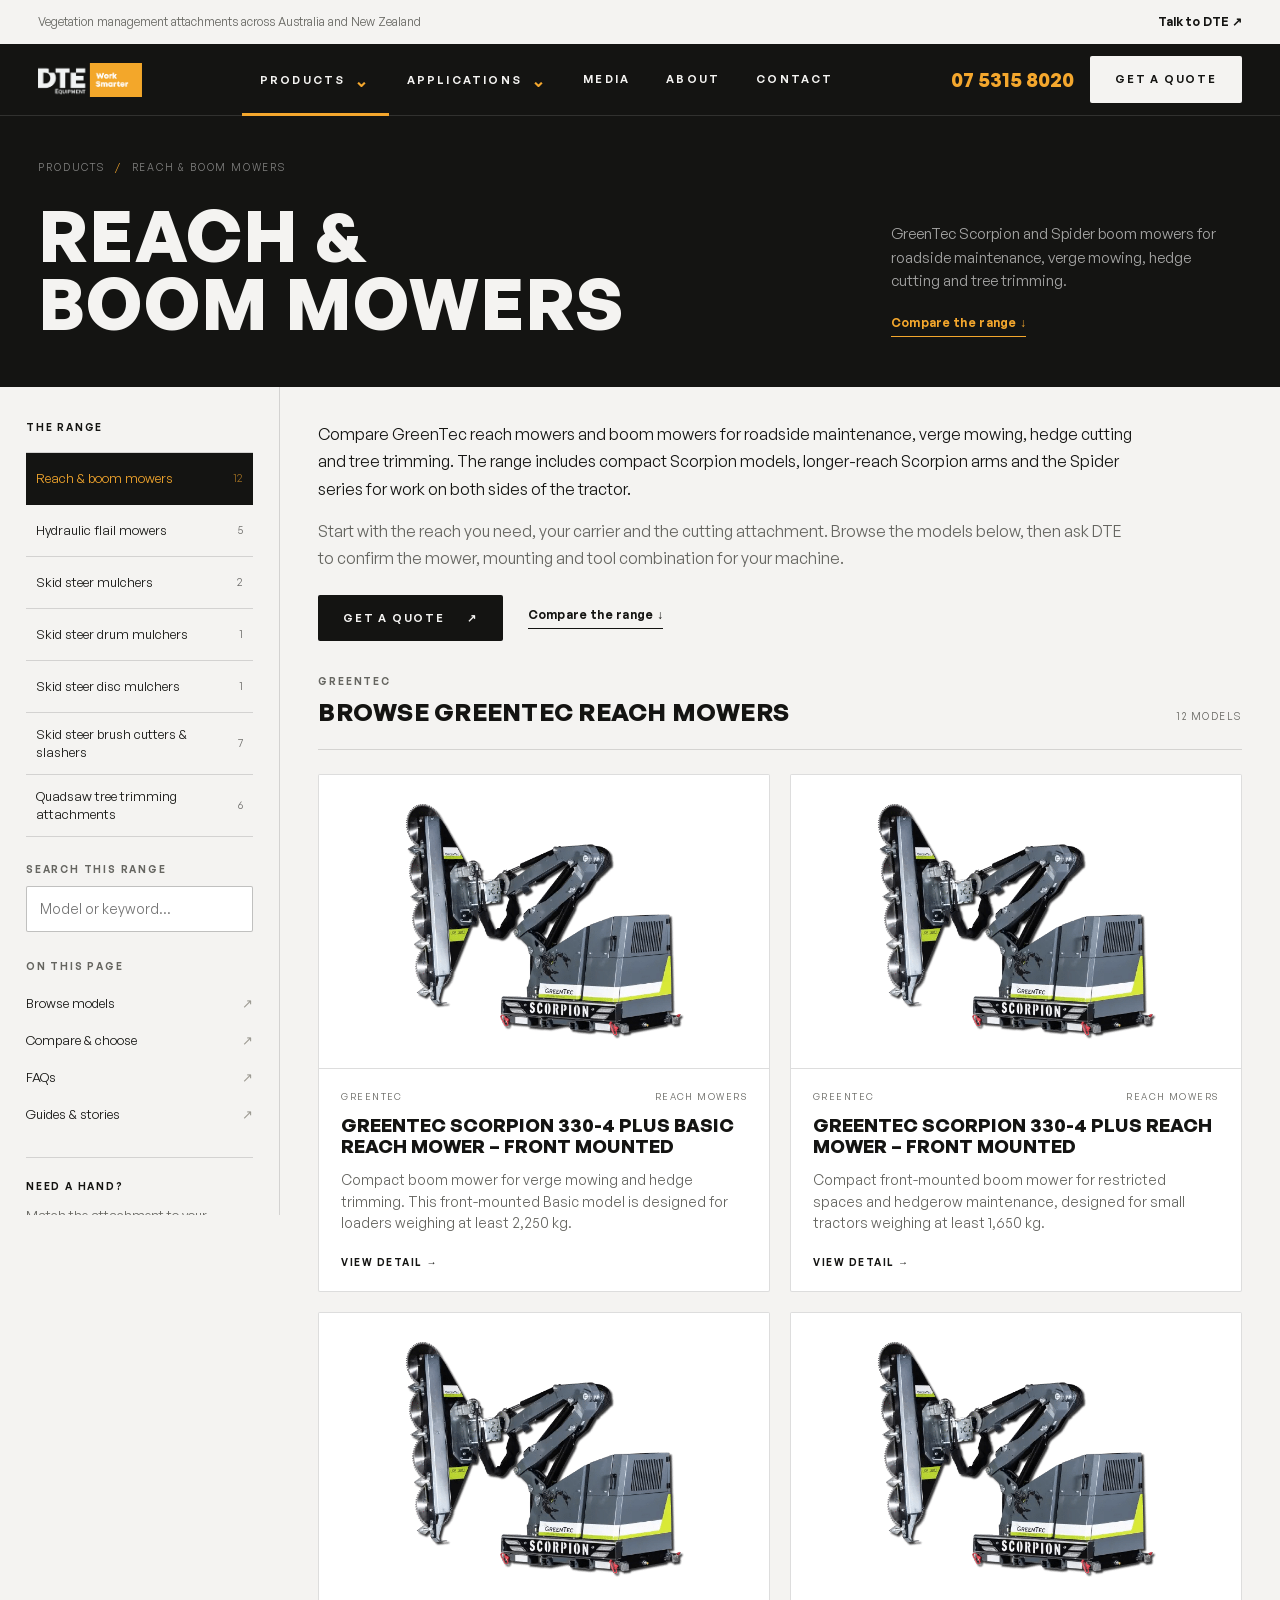
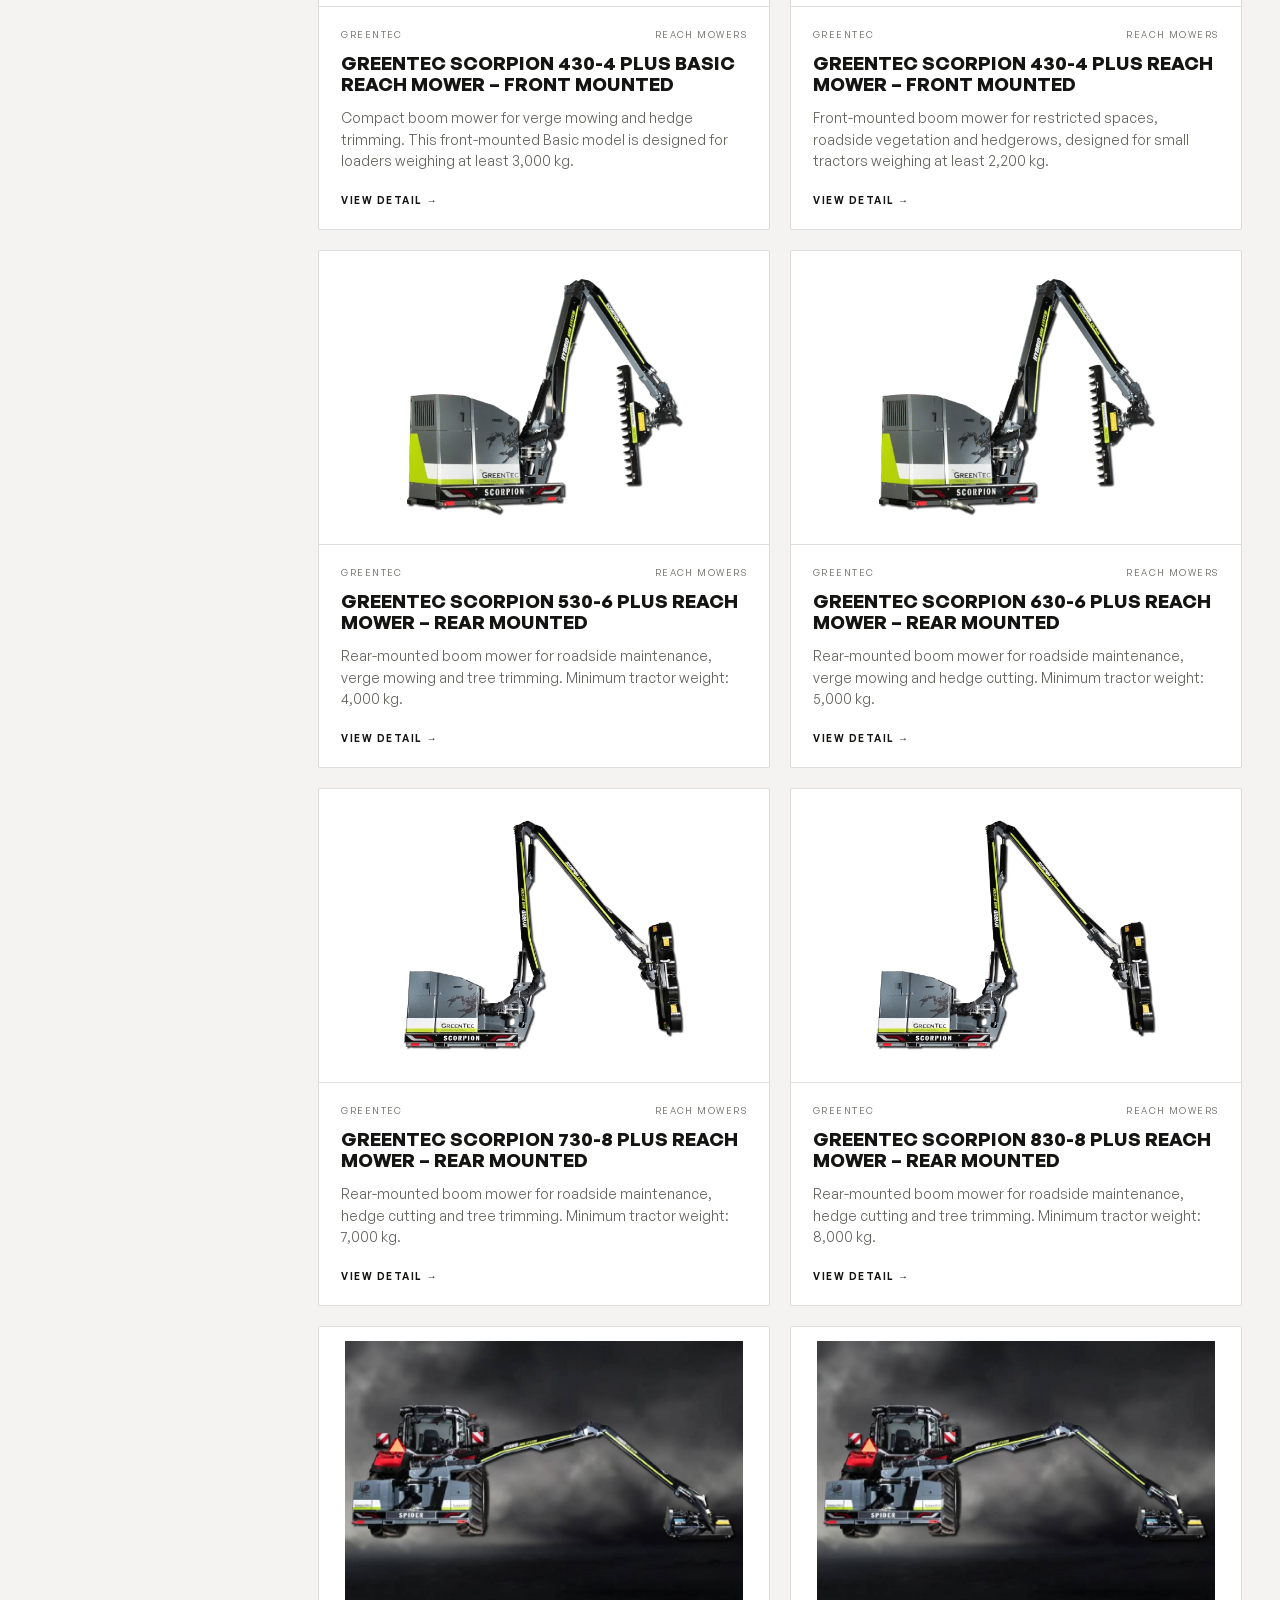
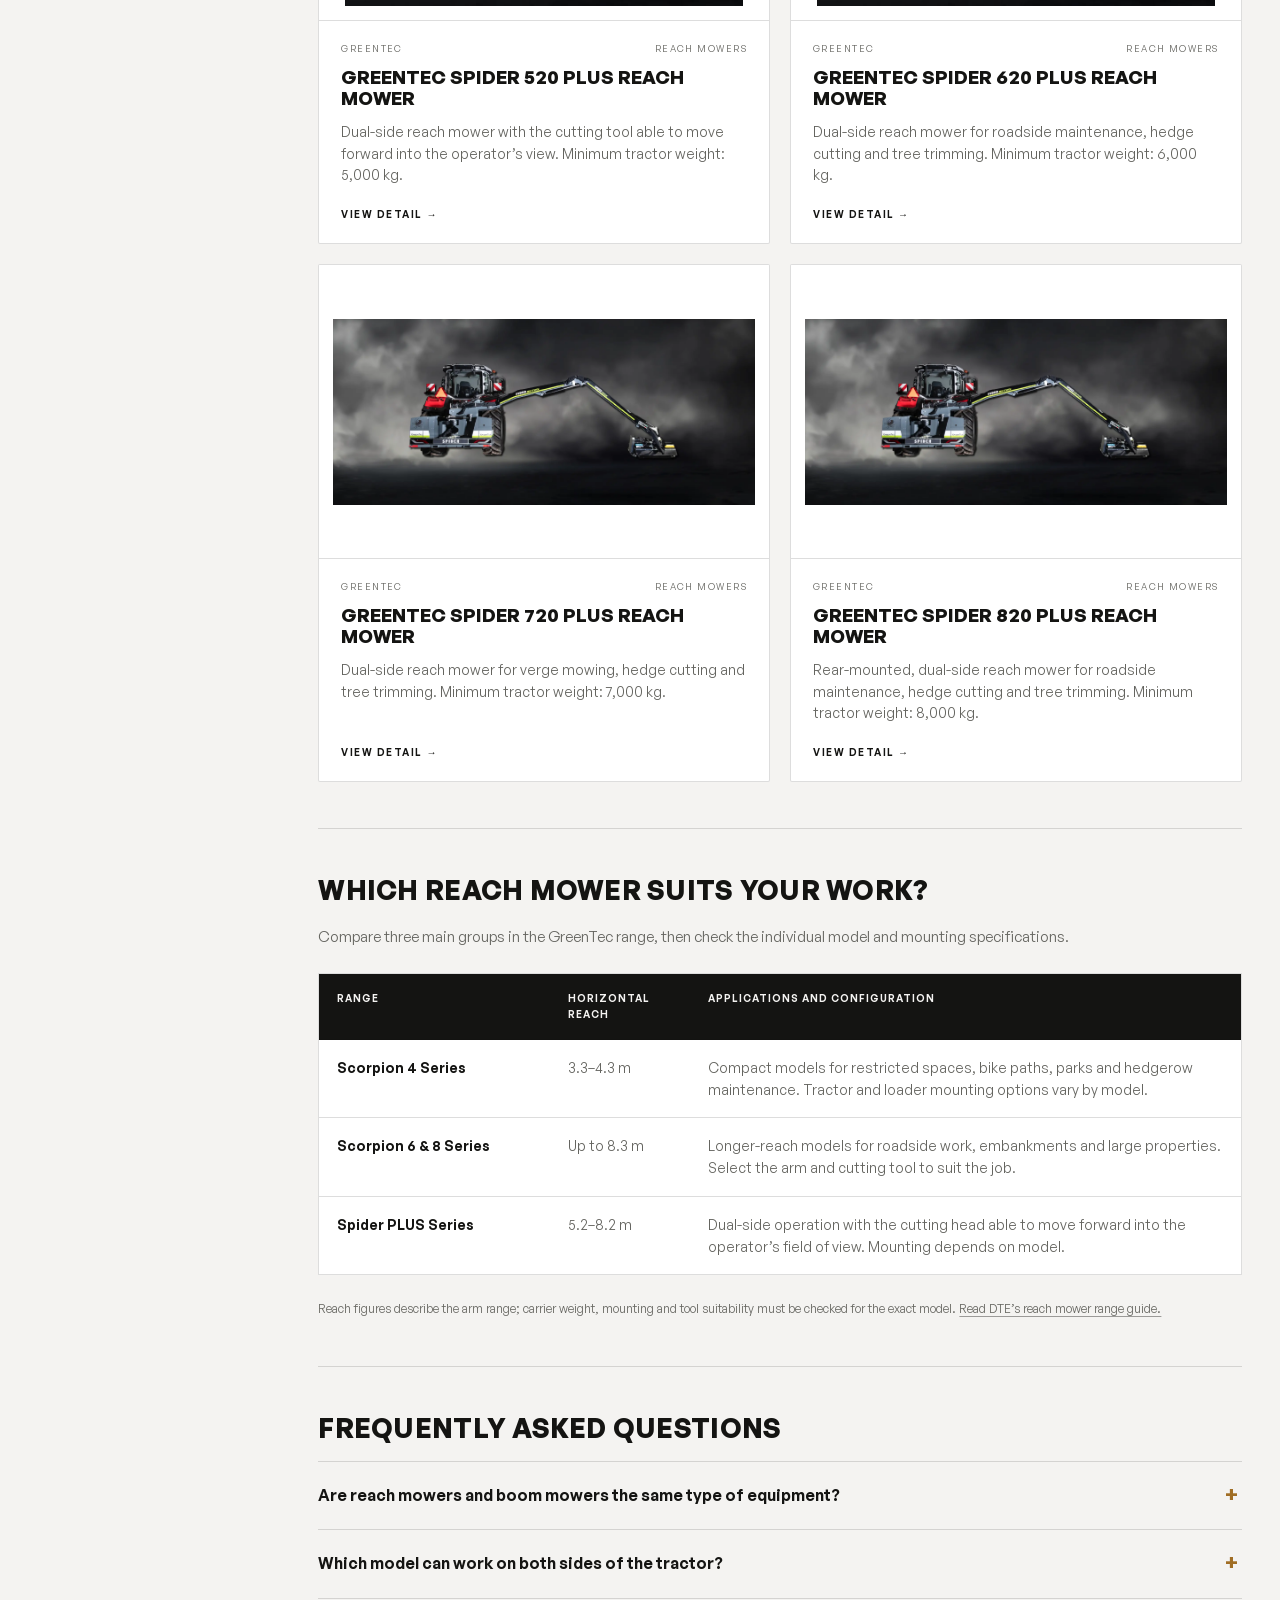
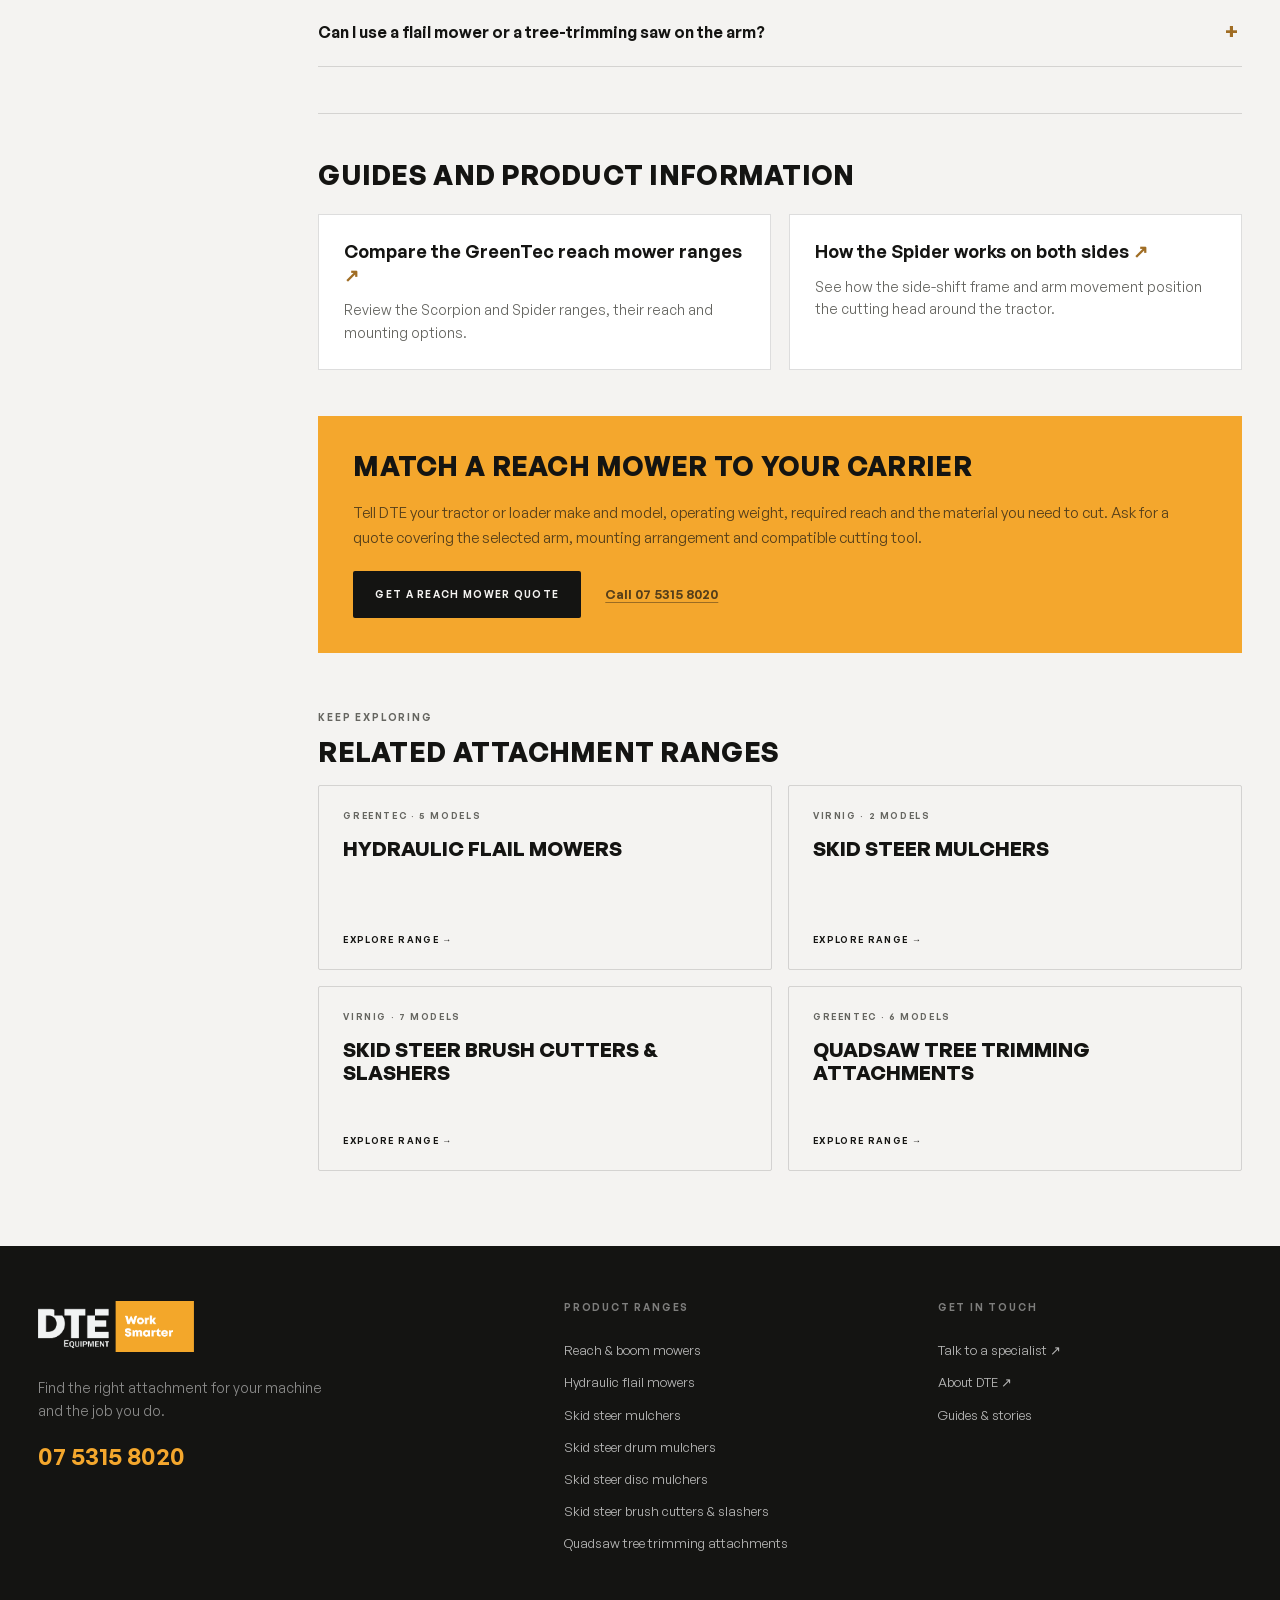
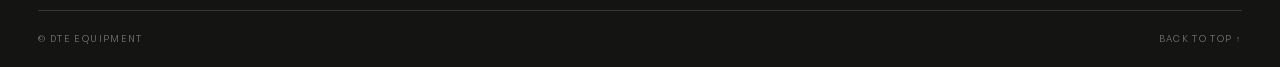
<file: index.html>
<!doctype html><html lang="en-AU"><head><meta charset="utf-8"><meta name="viewport" content="width=device-width, initial-scale=1"><meta name="robots" content="noindex,nofollow"><title>DTE category &amp; application mock-ups</title>
<script>(function(){var h=location.hash.slice(1).split('/'),s=h[0],ok=["reach-mowers", "flail-mowers", "skid-steer-mulchers", "drum-mulchers", "disc-mulchers", "brush-cutters", "quadsaws"];if(ok.indexOf(s)<0)s='reach-mowers';location.replace(s+'/'+(location.protocol==='file:'?'index.html':'')+(h[1]?'#'+s+'-'+h[1]:''));})();</script>
<noscript><meta http-equiv="refresh" content="0; url=reach-mowers/"></noscript></head><body style="font-family:system-ui,sans-serif;padding:2rem">
<p>Redirecting to <a href="reach-mowers/">Reach &amp; boom mowers</a>.</p>
<h2>Product categories</h2><ul><li><a href="reach-mowers/">Reach &amp; boom mowers</a></li><li><a href="flail-mowers/">Hydraulic flail mowers</a></li><li><a href="skid-steer-mulchers/">Skid steer mulchers</a></li><li><a href="drum-mulchers/">Skid steer drum mulchers</a></li><li><a href="disc-mulchers/">Skid steer disc mulchers</a></li><li><a href="brush-cutters/">Skid steer brush cutters &amp; slashers</a></li><li><a href="quadsaws/">Quadsaw tree trimming attachments</a></li></ul>
<h2>Applications</h2><ul><li><a href="applications/orchard/">Orchard hedging &amp; mulching</a></li><li><a href="applications/roadside/">Roadside vegetation management</a></li><li><a href="applications/land-clearing/">Land clearing &amp; mulching</a></li><li><a href="applications/leucaena/">Leucaena management</a></li></ul></body></html>
</file>
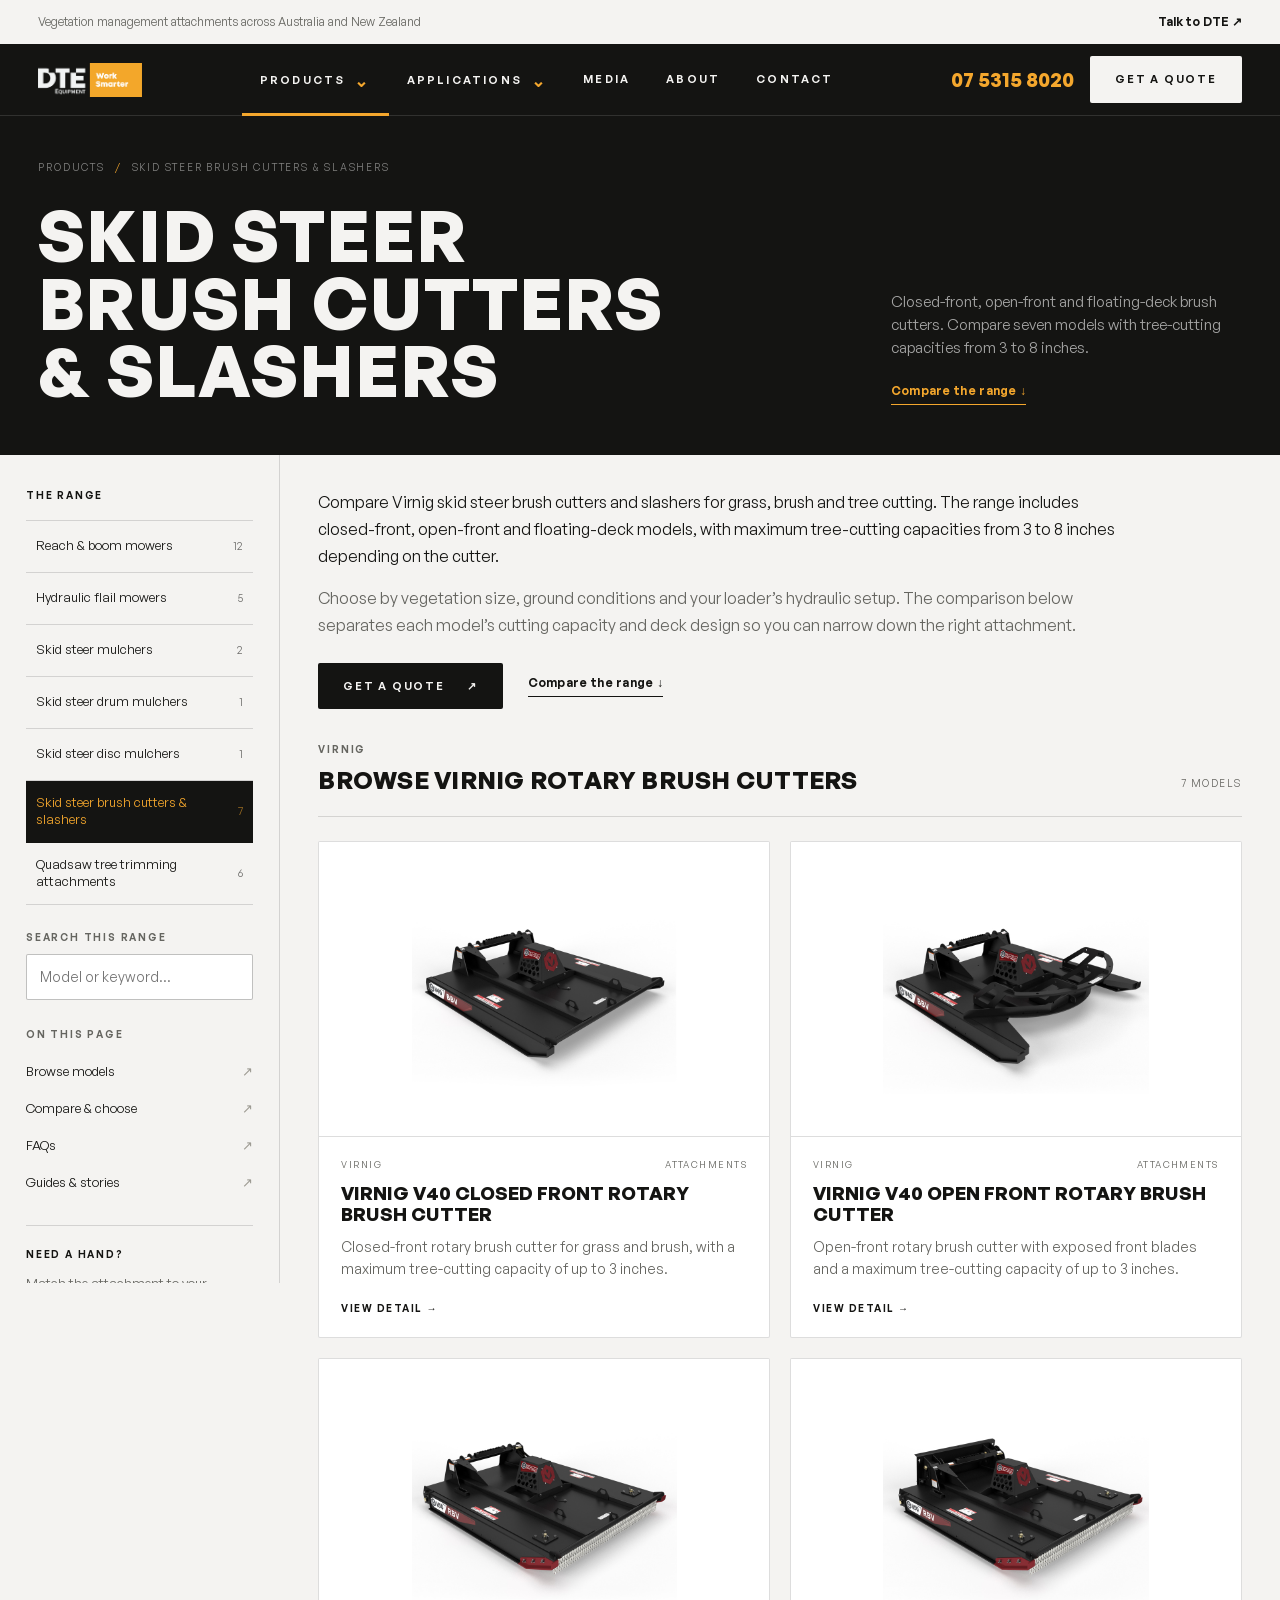
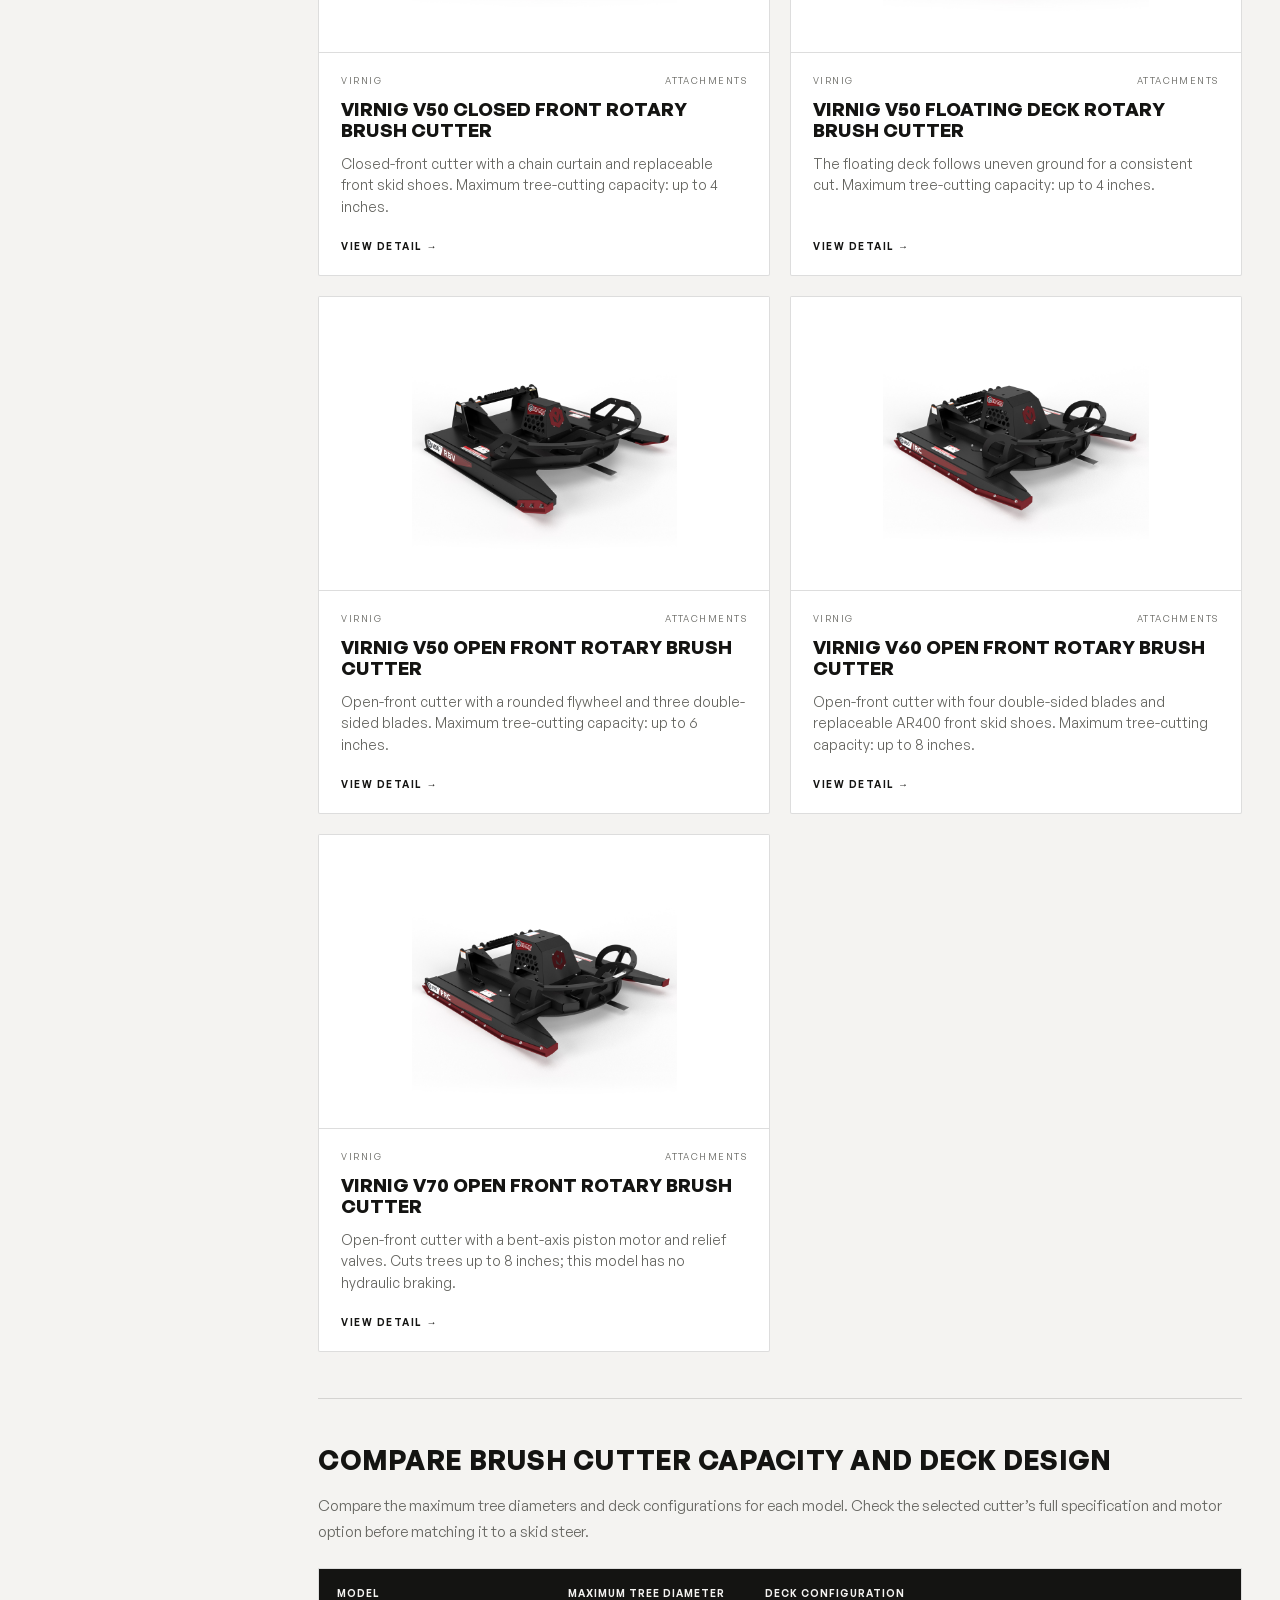
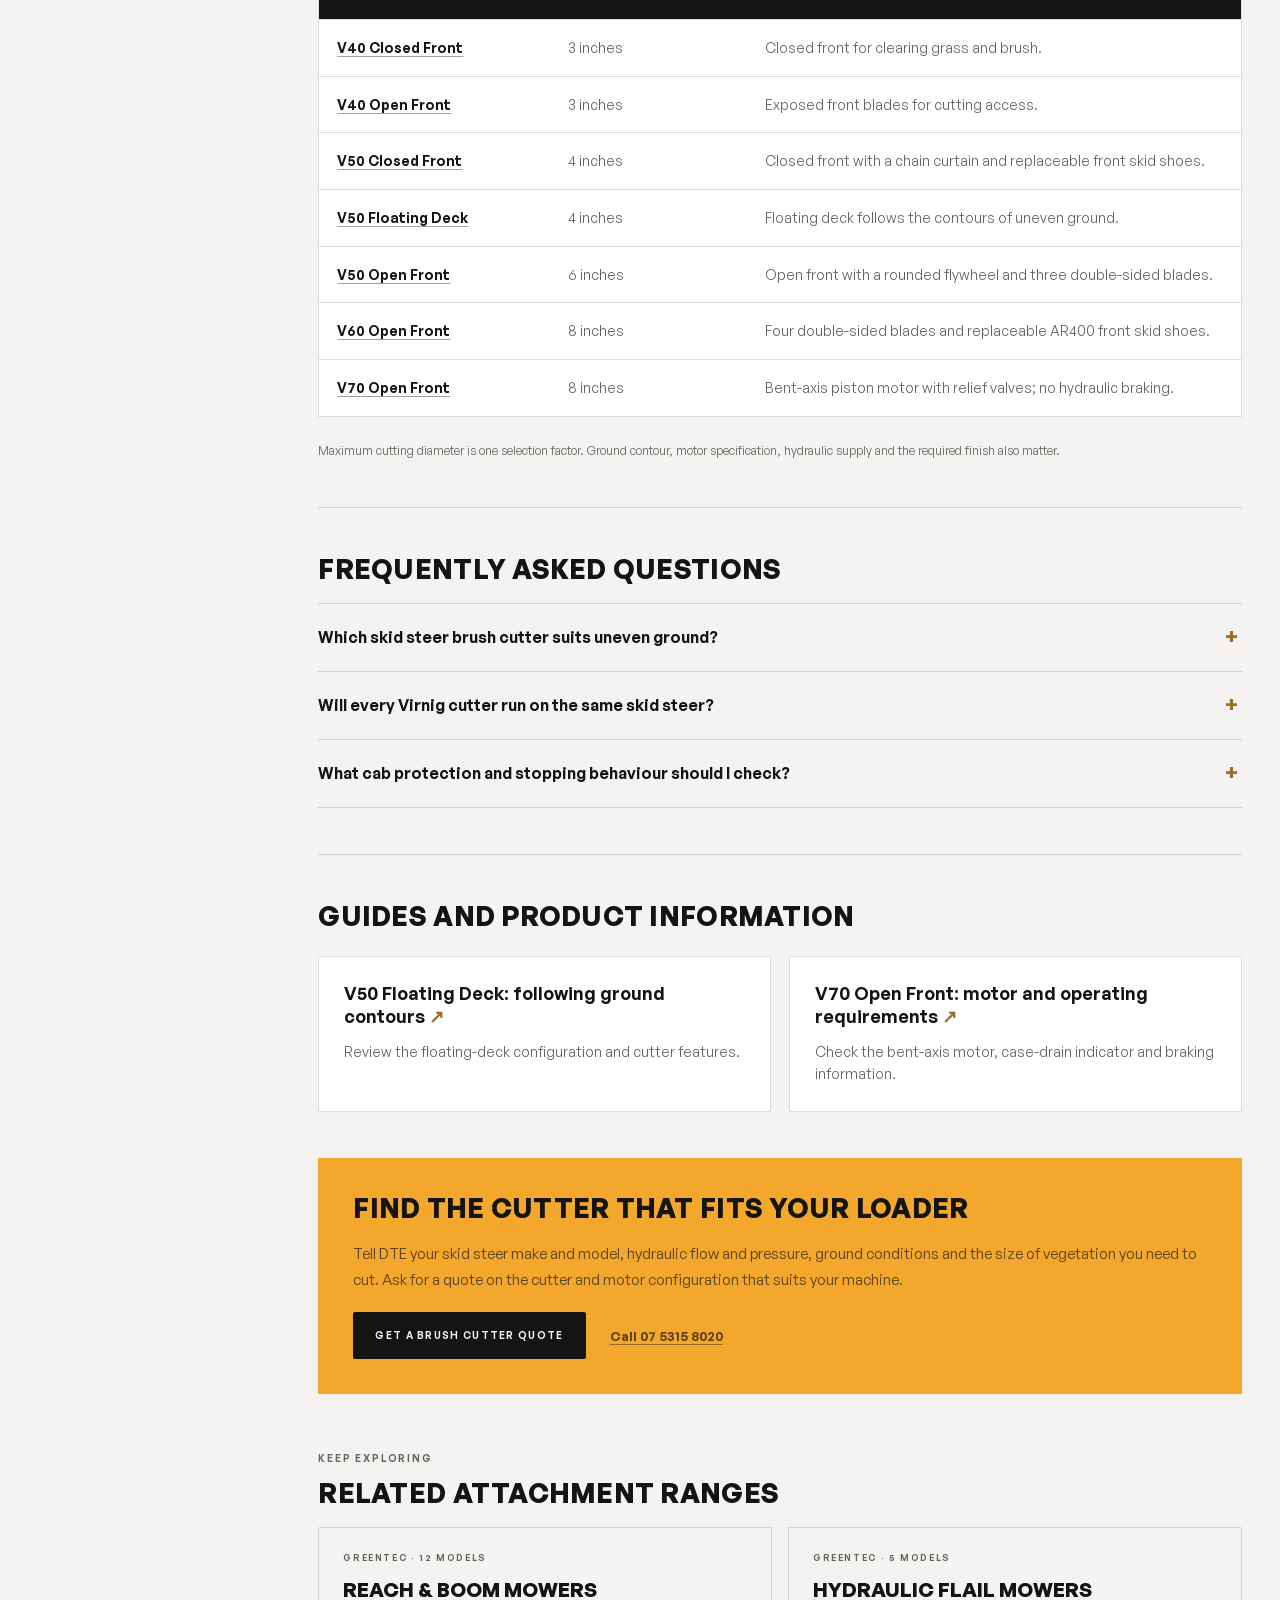
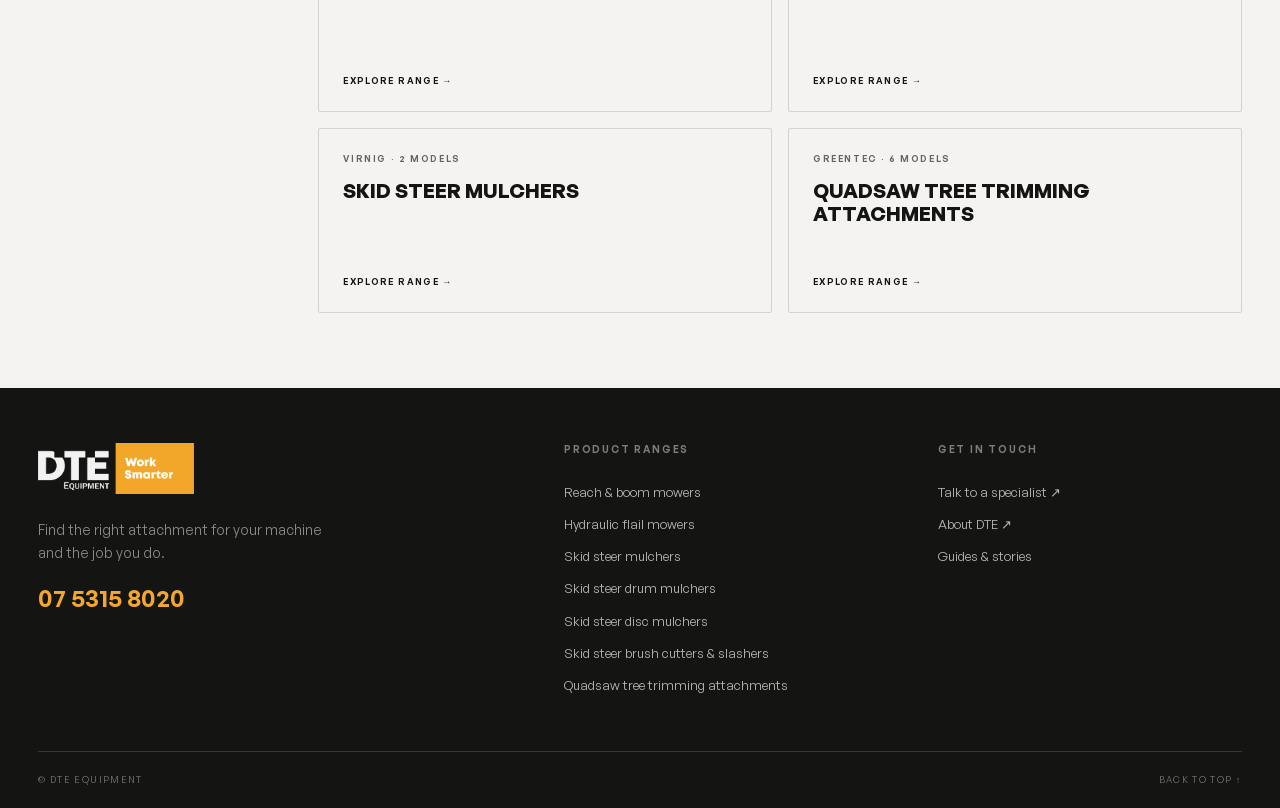
<file: brush-cutters/index.html>
<!doctype html><html lang="en-AU"><head><meta charset="utf-8"><meta name="viewport" content="width=device-width, initial-scale=1"><meta name="robots" content="noindex,nofollow"><meta name="description" content="Compare Virnig skid steer brush cutters and slashers: open-front, closed-front and floating-deck models. Check cutting capacity and ask DTE to confirm fit."><title>Skid Steer Brush Cutters &amp; Slashers | Virnig | DTE</title><link rel="preload" href="../assets/fonts/general-sans-400-normal.woff2" as="font" type="font/woff2" crossorigin><link rel="stylesheet" href="../mockup.css"><script src="../mockup.js" defer></script></head><body><a class="skip-link" href="#main-content">Skip to content</a><div class="announcement"><span>Vegetation management attachments across Australia and New Zealand</span><a href="tel:0753158020">Talk to DTE ↗</a></div><header class="site-header"><a href="../reach-mowers/" class="logo" aria-label="DTE Equipment, browse the range"><img src="../assets/images/dte-logo.webp" alt="DTE Equipment" width="104" height="34"></a><button class="mobile-toggle" type="button" aria-expanded="false" aria-controls="main-nav">Menu <span aria-hidden="true">☰</span></button><nav id="main-nav" class="main-nav" aria-label="Main navigation"><details class="nav-dropdown active"><summary>Products <span>⌄</span></summary><div class="dropdown-panel"><div class="eyebrow">Explore the range</div><a href="../reach-mowers/" data-route="reach-mowers"><span>Reach &amp; boom mowers</span></a><a href="../flail-mowers/" data-route="flail-mowers"><span>Hydraulic flail mowers</span></a><a href="../skid-steer-mulchers/" data-route="skid-steer-mulchers"><span>Skid steer mulchers</span></a><a href="../drum-mulchers/" data-route="drum-mulchers"><span>Skid steer drum mulchers</span></a><a href="../disc-mulchers/" data-route="disc-mulchers"><span>Skid steer disc mulchers</span></a><a href="./" data-route="brush-cutters" aria-current="page"><span>Skid steer brush cutters &amp; slashers</span></a><a href="../quadsaws/" data-route="quadsaws"><span>Quadsaw tree trimming attachments</span></a></div></details><details class="nav-dropdown"><summary>Applications <span>⌄</span></summary><div class="dropdown-panel"><a href="../applications/orchard/">Orchard hedging &amp; mulching</a><a href="../applications/roadside/">Roadside vegetation management</a><a href="../applications/land-clearing/">Land clearing &amp; mulching</a><a href="../applications/leucaena/">Leucaena management</a></div></details><a href="#brush-cutters-resources">Media</a><a href="https://www.dte-equipment.com.au/about/" target="_blank" rel="noopener">About</a><a href="https://www.dte-equipment.com.au/contact/" target="_blank" rel="noopener">Contact</a></nav><div class="header-contact"><a class="phone" href="tel:0753158020">07 5315 8020</a><a class="button button-light" href="https://www.dte-equipment.com.au/contact/" target="_blank" rel="noopener">Get a quote</a></div></header><main id="main-content" tabindex="-1"><article class="category-page" id="brush-cutters" data-title="Skid Steer Brush Cutters &amp; Slashers | Virnig | DTE" data-description="Compare Virnig skid steer brush cutters and slashers: open-front, closed-front and floating-deck models. Check cutting capacity and ask DTE to confirm fit.">
 <section class="category-hero"><div class="breadcrumbs"><a href="../reach-mowers/">Products</a><span>/</span>Skid steer brush cutters &amp; slashers</div><div class="hero-layout"><h1 tabindex="-1">Skid steer brush cutters &amp; slashers</h1><div class="hero-summary"><p>Closed-front, open-front and floating-deck brush cutters. Compare seven models with tree-cutting capacities from 3 to 8 inches.</p><a class="text-link" href="#brush-cutters-selection">Compare the range ↓</a></div></div></section>
 <div class="catalogue-layout"><aside class="category-sidebar" aria-label="Browse categories"><div class="eyebrow">The range</div><nav class="category-nav" aria-label="Product categories"><a href="../reach-mowers/" data-route="reach-mowers"><span>Reach &amp; boom mowers</span><small>12</small></a><a href="../flail-mowers/" data-route="flail-mowers"><span>Hydraulic flail mowers</span><small>5</small></a><a href="../skid-steer-mulchers/" data-route="skid-steer-mulchers"><span>Skid steer mulchers</span><small>2</small></a><a href="../drum-mulchers/" data-route="drum-mulchers"><span>Skid steer drum mulchers</span><small>1</small></a><a href="../disc-mulchers/" data-route="disc-mulchers"><span>Skid steer disc mulchers</span><small>1</small></a><a href="./" data-route="brush-cutters" aria-current="page"><span>Skid steer brush cutters &amp; slashers</span><small>7</small></a><a href="../quadsaws/" data-route="quadsaws"><span>Quadsaw tree trimming attachments</span><small>6</small></a></nav><label class="eyebrow search-label" for="brush-cutters-search">Search this range</label><input type="search" id="brush-cutters-search" placeholder="Model or keyword…" autocomplete="off"><nav class="section-nav" aria-label="On this page"><div class="eyebrow">On this page</div><a href="#brush-cutters-products">Browse models <span>↗</span></a><a href="#brush-cutters-selection">Compare &amp; choose <span>↗</span></a><a href="#brush-cutters-faq">FAQs <span>↗</span></a><a href="#brush-cutters-resources">Guides &amp; stories <span>↗</span></a></nav><div class="sidebar-help"><div class="eyebrow">Need a hand?</div><p>Match the attachment to your machine and the work ahead.</p><a href="tel:0753158020">07 5315 8020 ↗</a></div></aside>
 <div class="catalogue-content"><section class="range-intro" aria-label="About this range"><p>Compare Virnig skid steer brush cutters and slashers for grass, brush and tree cutting. The range includes closed-front, open-front and floating-deck models, with maximum tree-cutting capacities from 3 to 8 inches depending on the cutter.</p><p>Choose by vegetation size, ground conditions and your loader’s hydraulic setup. The comparison below separates each model’s cutting capacity and deck design so you can narrow down the right attachment.</p><div class="intro-actions"><a class="button button-dark" href="https://www.dte-equipment.com.au/contact/" target="_blank" rel="noopener">Get a quote <span>↗</span></a><a class="text-link" href="#brush-cutters-selection">Compare the range ↓</a></div></section><section id="brush-cutters-products" class="product-section" aria-labelledby="brush-cutters-products-title"><div class="range-heading"><div><span class="eyebrow">Virnig</span><h2 id="brush-cutters-products-title">Browse Virnig rotary brush cutters</h2></div><span class="model-count" aria-live="polite">7 models</span></div><div class="product-grid"><article class="product-card" data-product="virnig v40 closed front rotary brush cutter closed-front rotary brush cutter for grass and brush, with a maximum tree-cutting capacity of up to 3 inches." data-product-id="13174"><a href="https://www.dte-equipment.com.au/product/virnig-v40-closed-front-rotary-brush-cutter/" target="_blank" rel="noopener"><div class="product-image"><img src="../assets/images/d1e82543f6c5.jpg" alt="Virnig V40 Closed Front Rotary Brush Cutter" loading="eager" width="800" height="600"></div><div class="product-copy"><div class="product-meta"><span>Virnig</span><span>Attachments</span></div><h3>Virnig V40 Closed Front Rotary Brush Cutter</h3><p>Closed-front rotary brush cutter for grass and brush, with a maximum tree-cutting capacity of up to 3 inches.</p><span class="view-detail">View detail <span aria-hidden="true">→</span></span></div></a></article><article class="product-card" data-product="virnig v40 open front rotary brush cutter open-front rotary brush cutter with exposed front blades and a maximum tree-cutting capacity of up to 3 inches." data-product-id="13201"><a href="https://www.dte-equipment.com.au/product/virnig-v40-open-front-rotary-brush-cutter/" target="_blank" rel="noopener"><div class="product-image"><img src="../assets/images/6c38ead64d12.jpg" alt="Virnig V40 Open Front Rotary Brush Cutter" loading="eager" width="800" height="600"></div><div class="product-copy"><div class="product-meta"><span>Virnig</span><span>Attachments</span></div><h3>Virnig V40 Open Front Rotary Brush Cutter</h3><p>Open-front rotary brush cutter with exposed front blades and a maximum tree-cutting capacity of up to 3 inches.</p><span class="view-detail">View detail <span aria-hidden="true">→</span></span></div></a></article><article class="product-card" data-product="virnig v50 closed front rotary brush cutter closed-front cutter with a chain curtain and replaceable front skid shoes. maximum tree-cutting capacity: up to 4 inches." data-product-id="13204"><a href="https://www.dte-equipment.com.au/product/virnig-v50-closed-front-rotary-brush-cutter/" target="_blank" rel="noopener"><div class="product-image"><img src="../assets/images/8b4f73feb5ba.jpg" alt="Virnig V50 Closed Front Rotary Brush Cutter" loading="lazy" width="800" height="600"></div><div class="product-copy"><div class="product-meta"><span>Virnig</span><span>Attachments</span></div><h3>Virnig V50 Closed Front Rotary Brush Cutter</h3><p>Closed-front cutter with a chain curtain and replaceable front skid shoes. Maximum tree-cutting capacity: up to 4 inches.</p><span class="view-detail">View detail <span aria-hidden="true">→</span></span></div></a></article><article class="product-card" data-product="virnig v50 floating deck rotary brush cutter the floating deck follows uneven ground for a consistent cut. maximum tree-cutting capacity: up to 4 inches." data-product-id="13217"><a href="https://www.dte-equipment.com.au/product/virnig-v50-floating-deck-rotary-brush-cutter/" target="_blank" rel="noopener"><div class="product-image"><img src="../assets/images/38c2423ee3e6.jpg" alt="Virnig V50 Floating Deck Rotary Brush Cutter" loading="lazy" width="800" height="600"></div><div class="product-copy"><div class="product-meta"><span>Virnig</span><span>Attachments</span></div><h3>Virnig V50 Floating Deck Rotary Brush Cutter</h3><p>The floating deck follows uneven ground for a consistent cut. Maximum tree-cutting capacity: up to 4 inches.</p><span class="view-detail">View detail <span aria-hidden="true">→</span></span></div></a></article><article class="product-card" data-product="virnig v50 open front rotary brush cutter open-front cutter with a rounded flywheel and three double-sided blades. maximum tree-cutting capacity: up to 6 inches." data-product-id="13228"><a href="https://www.dte-equipment.com.au/product/virnig-v50-open-front-rotary-brush-cutter/" target="_blank" rel="noopener"><div class="product-image"><img src="../assets/images/837188ccd10f.jpg" alt="Virnig V50 Open Front Rotary Brush Cutter" loading="lazy" width="800" height="600"></div><div class="product-copy"><div class="product-meta"><span>Virnig</span><span>Attachments</span></div><h3>Virnig V50 Open Front Rotary Brush Cutter</h3><p>Open-front cutter with a rounded flywheel and three double-sided blades. Maximum tree-cutting capacity: up to 6 inches.</p><span class="view-detail">View detail <span aria-hidden="true">→</span></span></div></a></article><article class="product-card" data-product="virnig v60 open front rotary brush cutter open-front cutter with four double-sided blades and replaceable ar400 front skid shoes. maximum tree-cutting capacity: up to 8 inches." data-product-id="13239"><a href="https://www.dte-equipment.com.au/product/virnig-v60-open-front-rotary-brush-cutter/" target="_blank" rel="noopener"><div class="product-image"><img src="../assets/images/5647f0c3af63.jpg" alt="Virnig V60 Open Front Rotary Brush Cutter" loading="lazy" width="800" height="600"></div><div class="product-copy"><div class="product-meta"><span>Virnig</span><span>Attachments</span></div><h3>Virnig V60 Open Front Rotary Brush Cutter</h3><p>Open-front cutter with four double-sided blades and replaceable AR400 front skid shoes. Maximum tree-cutting capacity: up to 8 inches.</p><span class="view-detail">View detail <span aria-hidden="true">→</span></span></div></a></article><article class="product-card" data-product="virnig v70 open front rotary brush cutter open-front cutter with a bent-axis piston motor and relief valves. cuts trees up to 8 inches; this model has no hydraulic braking." data-product-id="13254"><a href="https://www.dte-equipment.com.au/product/virnig-v70-open-front-rotary-brush-cutter/" target="_blank" rel="noopener"><div class="product-image"><img src="../assets/images/e23673d9c0f4.jpg" alt="Virnig V70 Open Front Rotary Brush Cutter" loading="lazy" width="800" height="600"></div><div class="product-copy"><div class="product-meta"><span>Virnig</span><span>Attachments</span></div><h3>Virnig V70 Open Front Rotary Brush Cutter</h3><p>Open-front cutter with a bent-axis piston motor and relief valves. Cuts trees up to 8 inches; this model has no hydraulic braking.</p><span class="view-detail">View detail <span aria-hidden="true">→</span></span></div></a></article></div><div class="no-results" hidden><h3>No matching models</h3><p>Try another model name or keyword.</p><button class="button button-dark clear-search" type="button">Clear search</button></div></section><div class="dte-category-detail"><section class="dte-category-block" id="brush-cutters-selection" aria-labelledby="brush-cutters-selection-title"><h2 id="brush-cutters-selection-title">Compare brush cutter capacity and deck design</h2><p>Compare the maximum tree diameters and deck configurations for each model. Check the selected cutter’s full specification and motor option before matching it to a skid steer.</p><p class="dte-category-table-hint">Swipe to compare all columns.</p><div class="dte-category-table" role="region" aria-label="Compare brush cutter capacity and deck design" tabindex="0"><table><caption>Compare brush cutter capacity and deck design</caption><thead><tr><th scope="col">Model</th><th scope="col">Maximum tree diameter</th><th scope="col">Deck configuration</th></tr></thead><tbody><tr><th scope="row"><a href="https://www.dte-equipment.com.au/product/virnig-v40-closed-front-rotary-brush-cutter/">V40 Closed Front</a></th><td>3 inches</td><td>Closed front for clearing grass and brush.</td></tr><tr><th scope="row"><a href="https://www.dte-equipment.com.au/product/virnig-v40-open-front-rotary-brush-cutter/">V40 Open Front</a></th><td>3 inches</td><td>Exposed front blades for cutting access.</td></tr><tr><th scope="row"><a href="https://www.dte-equipment.com.au/product/virnig-v50-closed-front-rotary-brush-cutter/">V50 Closed Front</a></th><td>4 inches</td><td>Closed front with a chain curtain and replaceable front skid shoes.</td></tr><tr><th scope="row"><a href="https://www.dte-equipment.com.au/product/virnig-v50-floating-deck-rotary-brush-cutter/">V50 Floating Deck</a></th><td>4 inches</td><td>Floating deck follows the contours of uneven ground.</td></tr><tr><th scope="row"><a href="https://www.dte-equipment.com.au/product/virnig-v50-open-front-rotary-brush-cutter/">V50 Open Front</a></th><td>6 inches</td><td>Open front with a rounded flywheel and three double-sided blades.</td></tr><tr><th scope="row"><a href="https://www.dte-equipment.com.au/product/virnig-v60-open-front-rotary-brush-cutter/">V60 Open Front</a></th><td>8 inches</td><td>Four double-sided blades and replaceable AR400 front skid shoes.</td></tr><tr><th scope="row"><a href="https://www.dte-equipment.com.au/product/virnig-v70-open-front-rotary-brush-cutter/">V70 Open Front</a></th><td>8 inches</td><td>Bent-axis piston motor with relief valves; no hydraulic braking.</td></tr></tbody></table></div><p class="dte-category-note">Maximum cutting diameter is one selection factor. Ground contour, motor specification, hydraulic supply and the required finish also matter.</p></section><section class="dte-category-block dte-category-faq" aria-labelledby="brush-cutters-faq-title" id="brush-cutters-faq"><h2 id="brush-cutters-faq-title">Frequently asked questions</h2><details><summary>Which skid steer brush cutter suits uneven ground?</summary><div><p>The V50 Floating Deck model follows the contour of the ground for a consistent cut on uneven terrain. It cuts trees up to 4 inches in diameter. Check the product specification and loader fit with DTE.</p></div></details><details><summary>Will every Virnig cutter run on the same skid steer?</summary><div><p>No single hydraulic requirement applies to every model and motor option in this range. Provide your loader make and model, hydraulic flow and pressure, then ask DTE to confirm the selected cutter’s motor and mounting specification.</p></div></details><details><summary>What cab protection and stopping behaviour should I check?</summary><div><p>A shatterproof cab is required on the loader. The V70 Open Front cutter has no hydraulic braking and its flywheel may take minutes to stop. Review the selected model’s operating requirements before use.</p></div></details></section><section class="dte-category-block" aria-labelledby="brush-cutters-resources-title" id="brush-cutters-resources"><h2 id="brush-cutters-resources-title">Guides and product information</h2><ul class="dte-category-resources"><li><a href="https://www.dte-equipment.com.au/product/virnig-v50-floating-deck-rotary-brush-cutter/">V50 Floating Deck: following ground contours</a><p>Review the floating-deck configuration and cutter features.</p></li><li><a href="https://www.dte-equipment.com.au/product/virnig-v70-open-front-rotary-brush-cutter/">V70 Open Front: motor and operating requirements</a><p>Check the bent-axis motor, case-drain indicator and braking information.</p></li></ul></section><section class="dte-category-block dte-category-fit" aria-labelledby="brush-cutters-fit-title"><h2 id="brush-cutters-fit-title">Find the cutter that fits your loader</h2><p>Tell DTE your skid steer make and model, hydraulic flow and pressure, ground conditions and the size of vegetation you need to cut. Ask for a quote on the cutter and motor configuration that suits your machine.</p><p class="dte-category-actions"><a class="w-btn us-btn-style_7" href="https://www.dte-equipment.com.au/contact/"><span class="w-btn-label">Get a brush cutter quote</span></a><a href="tel:0753158020">Call 07 5315 8020</a></p></section></div><section class="related-ranges"><div class="eyebrow">Keep exploring</div><h2>Related attachment ranges</h2><div class="related-grid"><a class="related-card" href="../reach-mowers/"><span class="eyebrow">GreenTec · 12 models</span><h3>Reach &amp; boom mowers</h3><span class="view-detail">Explore range →</span></a><a class="related-card" href="../flail-mowers/"><span class="eyebrow">GreenTec · 5 models</span><h3>Hydraulic flail mowers</h3><span class="view-detail">Explore range →</span></a><a class="related-card" href="../skid-steer-mulchers/"><span class="eyebrow">Virnig · 2 models</span><h3>Skid steer mulchers</h3><span class="view-detail">Explore range →</span></a><a class="related-card" href="../quadsaws/"><span class="eyebrow">GreenTec · 6 models</span><h3>Quadsaw tree trimming attachments</h3><span class="view-detail">Explore range →</span></a></div></section></div></div></article></main><footer><div class="footer-main"><div class="footer-brand"><a href="../reach-mowers/"><img src="../assets/images/dte-logo.webp" alt="DTE Equipment" width="156" height="51"></a><p>Find the right attachment for your machine and the job you do.</p><a class="footer-phone" href="tel:0753158020">07 5315 8020</a></div><div><h2 class="eyebrow">Product ranges</h2><nav aria-label="Footer product ranges"><a href="../reach-mowers/" data-route="reach-mowers"><span>Reach &amp; boom mowers</span></a><a href="../flail-mowers/" data-route="flail-mowers"><span>Hydraulic flail mowers</span></a><a href="../skid-steer-mulchers/" data-route="skid-steer-mulchers"><span>Skid steer mulchers</span></a><a href="../drum-mulchers/" data-route="drum-mulchers"><span>Skid steer drum mulchers</span></a><a href="../disc-mulchers/" data-route="disc-mulchers"><span>Skid steer disc mulchers</span></a><a href="./" data-route="brush-cutters" aria-current="page"><span>Skid steer brush cutters &amp; slashers</span></a><a href="../quadsaws/" data-route="quadsaws"><span>Quadsaw tree trimming attachments</span></a></nav></div><div><h2 class="eyebrow">Get in touch</h2><a href="https://www.dte-equipment.com.au/contact/" target="_blank" rel="noopener">Talk to a specialist ↗</a><a href="https://www.dte-equipment.com.au/about/" target="_blank" rel="noopener">About DTE ↗</a><a href="#brush-cutters-resources">Guides & stories</a></div></div><div class="footer-bottom"><span>© DTE Equipment</span><a href="#main-content">Back to top ↑</a></div></footer></body></html>
</file>
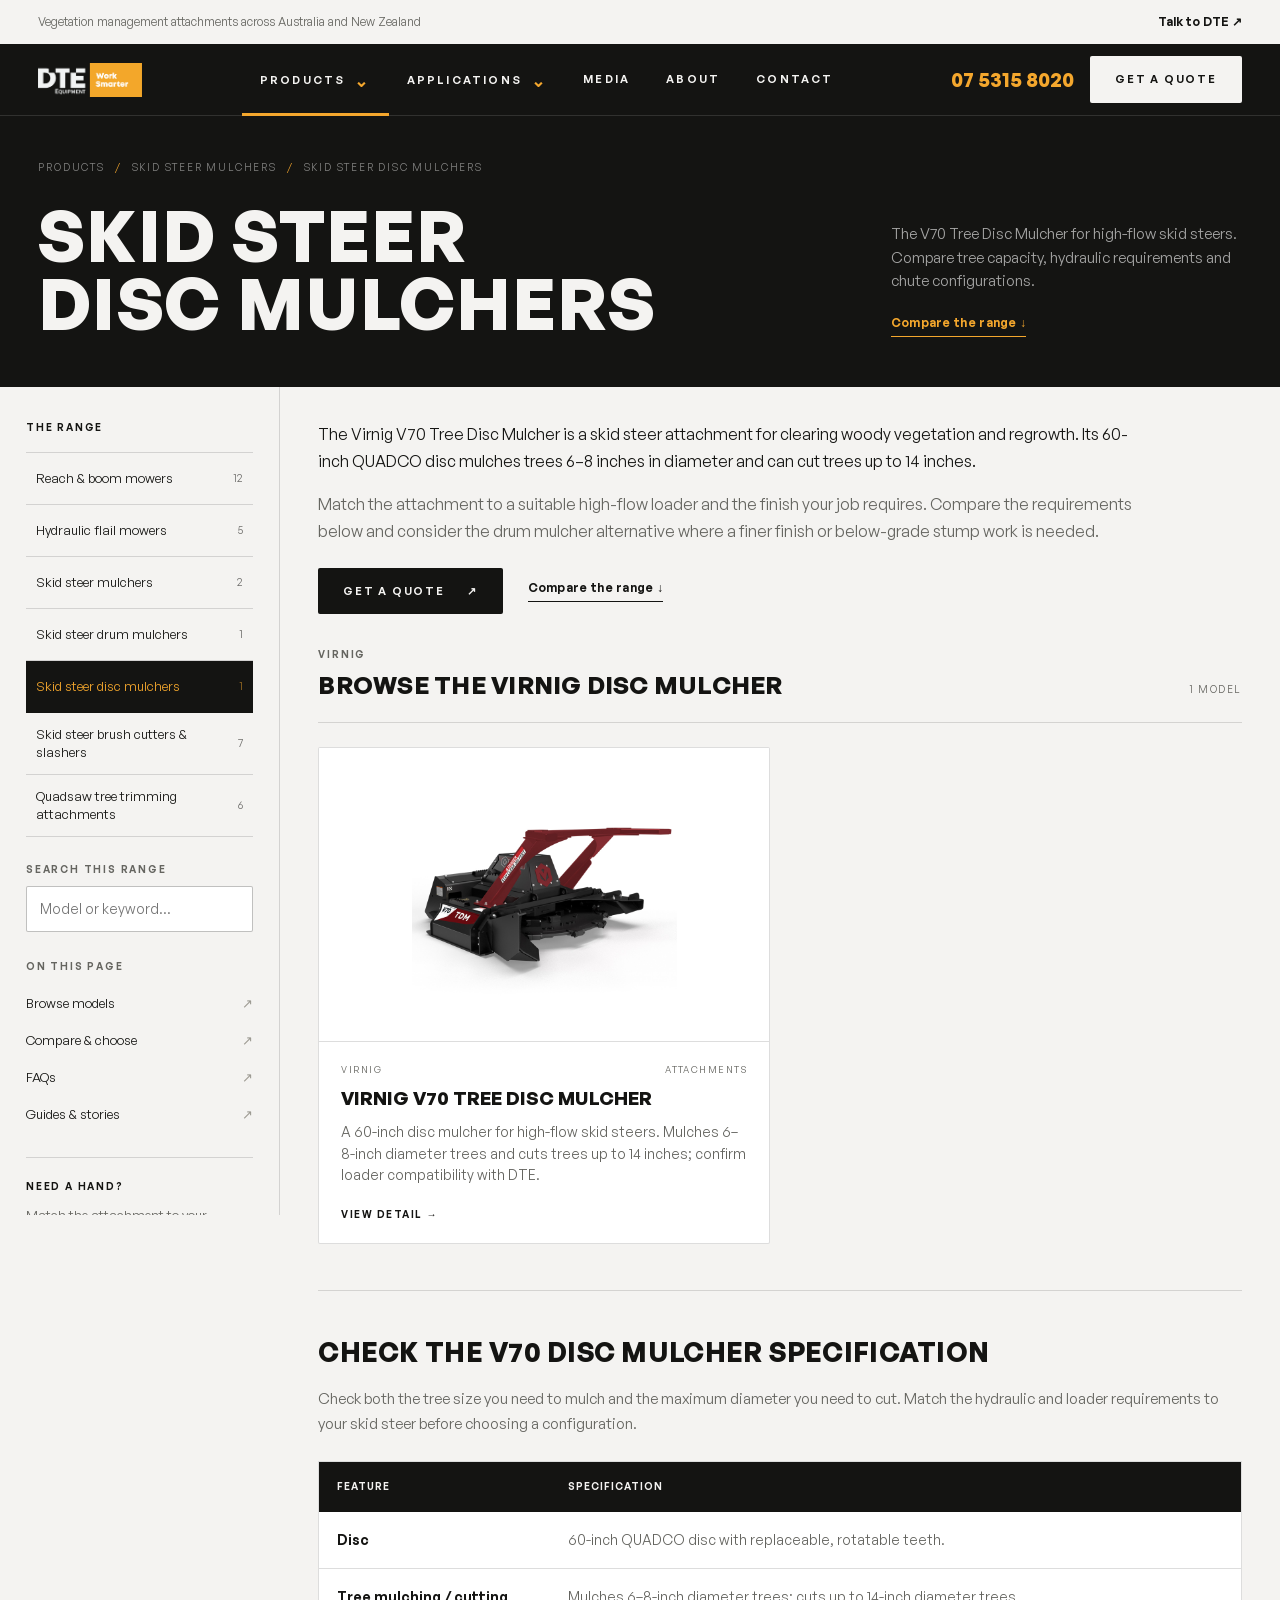
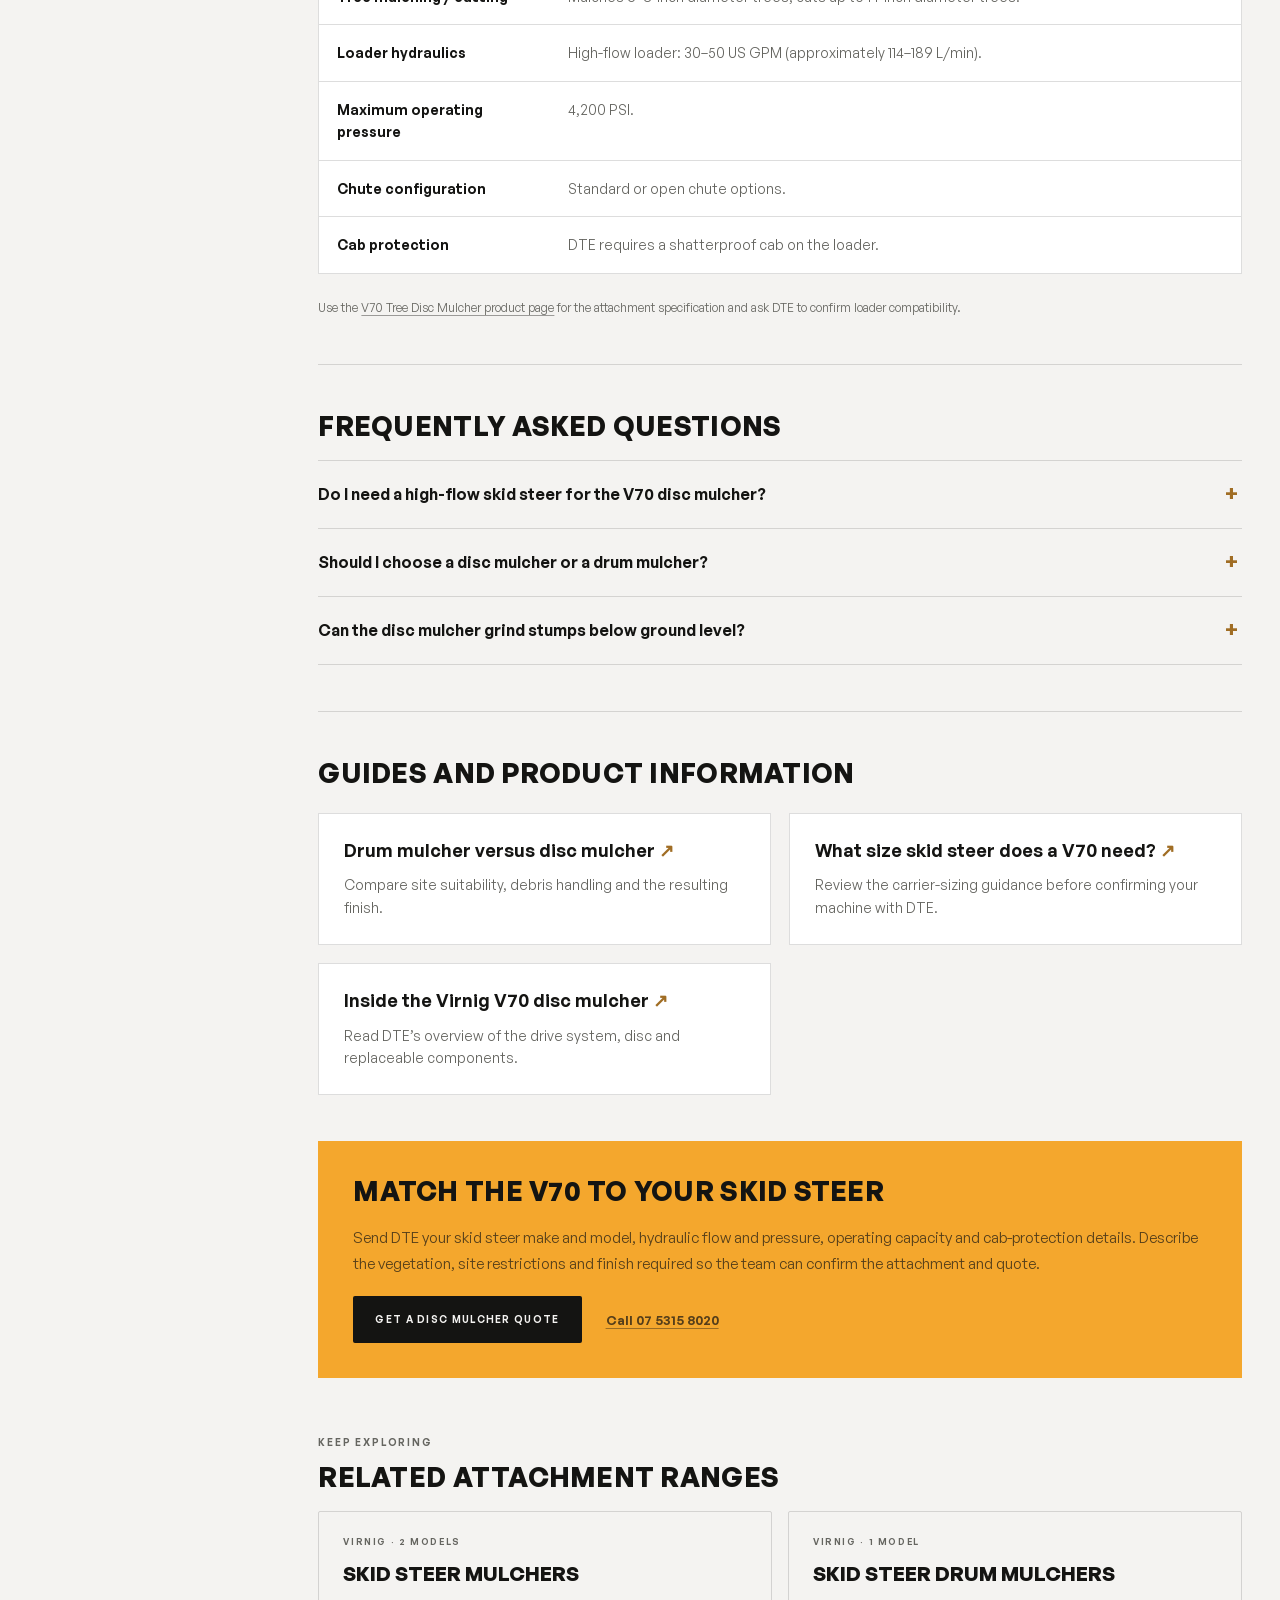
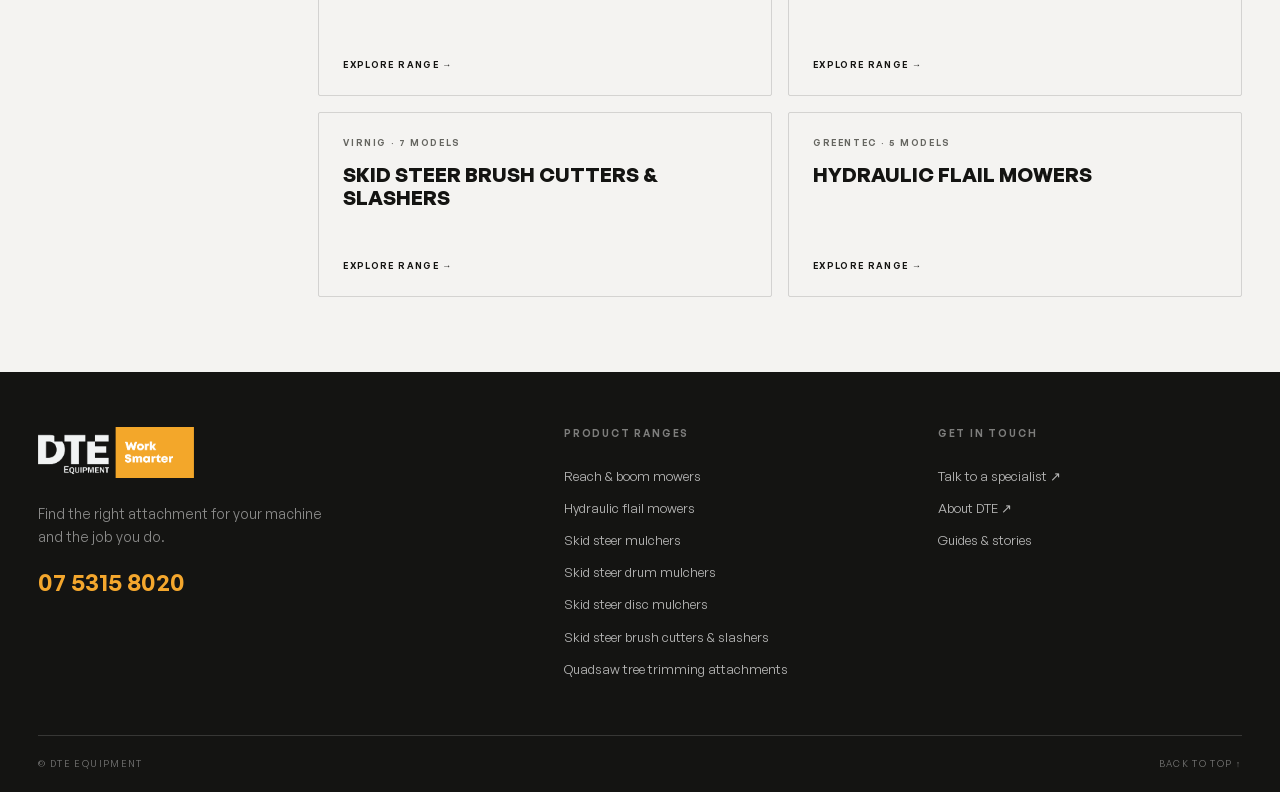
<file: disc-mulchers/index.html>
<!doctype html><html lang="en-AU"><head><meta charset="utf-8"><meta name="viewport" content="width=device-width, initial-scale=1"><meta name="robots" content="noindex,nofollow"><meta name="description" content="Explore the Virnig V70 skid steer disc mulcher. Check cutting capacity, high-flow hydraulic requirements and drum-versus-disc options, then request a quote."><title>Skid Steer Disc Mulchers | Virnig V70 | DTE Equipment</title><link rel="preload" href="../assets/fonts/general-sans-400-normal.woff2" as="font" type="font/woff2" crossorigin><link rel="stylesheet" href="../mockup.css"><script src="../mockup.js" defer></script></head><body><a class="skip-link" href="#main-content">Skip to content</a><div class="announcement"><span>Vegetation management attachments across Australia and New Zealand</span><a href="tel:0753158020">Talk to DTE ↗</a></div><header class="site-header"><a href="../reach-mowers/" class="logo" aria-label="DTE Equipment, browse the range"><img src="../assets/images/dte-logo.webp" alt="DTE Equipment" width="104" height="34"></a><button class="mobile-toggle" type="button" aria-expanded="false" aria-controls="main-nav">Menu <span aria-hidden="true">☰</span></button><nav id="main-nav" class="main-nav" aria-label="Main navigation"><details class="nav-dropdown active"><summary>Products <span>⌄</span></summary><div class="dropdown-panel"><div class="eyebrow">Explore the range</div><a href="../reach-mowers/" data-route="reach-mowers"><span>Reach &amp; boom mowers</span></a><a href="../flail-mowers/" data-route="flail-mowers"><span>Hydraulic flail mowers</span></a><a href="../skid-steer-mulchers/" data-route="skid-steer-mulchers"><span>Skid steer mulchers</span></a><a href="../drum-mulchers/" data-route="drum-mulchers"><span>Skid steer drum mulchers</span></a><a href="./" data-route="disc-mulchers" aria-current="page"><span>Skid steer disc mulchers</span></a><a href="../brush-cutters/" data-route="brush-cutters"><span>Skid steer brush cutters &amp; slashers</span></a><a href="../quadsaws/" data-route="quadsaws"><span>Quadsaw tree trimming attachments</span></a></div></details><details class="nav-dropdown"><summary>Applications <span>⌄</span></summary><div class="dropdown-panel"><a href="../applications/orchard/">Orchard hedging &amp; mulching</a><a href="../applications/roadside/">Roadside vegetation management</a><a href="../applications/land-clearing/">Land clearing &amp; mulching</a><a href="../applications/leucaena/">Leucaena management</a></div></details><a href="#disc-mulchers-resources">Media</a><a href="https://www.dte-equipment.com.au/about/" target="_blank" rel="noopener">About</a><a href="https://www.dte-equipment.com.au/contact/" target="_blank" rel="noopener">Contact</a></nav><div class="header-contact"><a class="phone" href="tel:0753158020">07 5315 8020</a><a class="button button-light" href="https://www.dte-equipment.com.au/contact/" target="_blank" rel="noopener">Get a quote</a></div></header><main id="main-content" tabindex="-1"><article class="category-page" id="disc-mulchers" data-title="Skid Steer Disc Mulchers | Virnig V70 | DTE Equipment" data-description="Explore the Virnig V70 skid steer disc mulcher. Check cutting capacity, high-flow hydraulic requirements and drum-versus-disc options, then request a quote.">
 <section class="category-hero"><div class="breadcrumbs"><a href="../reach-mowers/">Products</a><span>/</span><a href="../skid-steer-mulchers/">Skid steer mulchers</a><span>/</span>Skid steer disc mulchers</div><div class="hero-layout"><h1 tabindex="-1">Skid steer disc mulchers</h1><div class="hero-summary"><p>The V70 Tree Disc Mulcher for high-flow skid steers. Compare tree capacity, hydraulic requirements and chute configurations.</p><a class="text-link" href="#disc-mulchers-selection">Compare the range ↓</a></div></div></section>
 <div class="catalogue-layout"><aside class="category-sidebar" aria-label="Browse categories"><div class="eyebrow">The range</div><nav class="category-nav" aria-label="Product categories"><a href="../reach-mowers/" data-route="reach-mowers"><span>Reach &amp; boom mowers</span><small>12</small></a><a href="../flail-mowers/" data-route="flail-mowers"><span>Hydraulic flail mowers</span><small>5</small></a><a href="../skid-steer-mulchers/" data-route="skid-steer-mulchers"><span>Skid steer mulchers</span><small>2</small></a><a href="../drum-mulchers/" data-route="drum-mulchers"><span>Skid steer drum mulchers</span><small>1</small></a><a href="./" data-route="disc-mulchers" aria-current="page"><span>Skid steer disc mulchers</span><small>1</small></a><a href="../brush-cutters/" data-route="brush-cutters"><span>Skid steer brush cutters &amp; slashers</span><small>7</small></a><a href="../quadsaws/" data-route="quadsaws"><span>Quadsaw tree trimming attachments</span><small>6</small></a></nav><label class="eyebrow search-label" for="disc-mulchers-search">Search this range</label><input type="search" id="disc-mulchers-search" placeholder="Model or keyword…" autocomplete="off"><nav class="section-nav" aria-label="On this page"><div class="eyebrow">On this page</div><a href="#disc-mulchers-products">Browse models <span>↗</span></a><a href="#disc-mulchers-selection">Compare &amp; choose <span>↗</span></a><a href="#disc-mulchers-faq">FAQs <span>↗</span></a><a href="#disc-mulchers-resources">Guides &amp; stories <span>↗</span></a></nav><div class="sidebar-help"><div class="eyebrow">Need a hand?</div><p>Match the attachment to your machine and the work ahead.</p><a href="tel:0753158020">07 5315 8020 ↗</a></div></aside>
 <div class="catalogue-content"><section class="range-intro" aria-label="About this range"><p>The Virnig V70 Tree Disc Mulcher is a skid steer attachment for clearing woody vegetation and regrowth. Its 60-inch QUADCO disc mulches trees 6–8 inches in diameter and can cut trees up to 14 inches.</p><p>Match the attachment to a suitable high-flow loader and the finish your job requires. Compare the requirements below and consider the <a href="../drum-mulchers/">drum mulcher</a> alternative where a finer finish or below-grade stump work is needed.</p><div class="intro-actions"><a class="button button-dark" href="https://www.dte-equipment.com.au/contact/" target="_blank" rel="noopener">Get a quote <span>↗</span></a><a class="text-link" href="#disc-mulchers-selection">Compare the range ↓</a></div></section><section id="disc-mulchers-products" class="product-section" aria-labelledby="disc-mulchers-products-title"><div class="range-heading"><div><span class="eyebrow">Virnig</span><h2 id="disc-mulchers-products-title">Browse the Virnig disc mulcher</h2></div><span class="model-count" aria-live="polite">1 model</span></div><div class="product-grid"><article class="product-card" data-product="virnig v70 tree disc mulcher a 60-inch disc mulcher for high-flow skid steers. mulches 6–8-inch diameter trees and cuts trees up to 14 inches; confirm loader compatibility with dte." data-product-id="13281"><a href="https://www.dte-equipment.com.au/product/virnig-v70-tree-disc-mulcher/" target="_blank" rel="noopener"><div class="product-image"><img src="../assets/images/2c09b610df55.jpg" alt="Virnig V70 Tree Disc Mulcher" loading="eager" width="800" height="600"></div><div class="product-copy"><div class="product-meta"><span>Virnig</span><span>Attachments</span></div><h3>Virnig V70 Tree Disc Mulcher</h3><p>A 60-inch disc mulcher for high-flow skid steers. Mulches 6–8-inch diameter trees and cuts trees up to 14 inches; confirm loader compatibility with DTE.</p><span class="view-detail">View detail <span aria-hidden="true">→</span></span></div></a></article></div><div class="no-results" hidden><h3>No matching models</h3><p>Try another model name or keyword.</p><button class="button button-dark clear-search" type="button">Clear search</button></div></section><div class="dte-category-detail"><section class="dte-category-block" id="disc-mulchers-selection" aria-labelledby="disc-mulchers-selection-title"><h2 id="disc-mulchers-selection-title">Check the V70 disc mulcher specification</h2><p>Check both the tree size you need to mulch and the maximum diameter you need to cut. Match the hydraulic and loader requirements to your skid steer before choosing a configuration.</p><p class="dte-category-table-hint">Swipe to compare all columns.</p><div class="dte-category-table" role="region" aria-label="Check the V70 disc mulcher specification" tabindex="0"><table><caption>Check the V70 disc mulcher specification</caption><thead><tr><th scope="col">Feature</th><th scope="col">Specification</th></tr></thead><tbody><tr><th scope="row">Disc</th><td>60-inch QUADCO disc with replaceable, rotatable teeth.</td></tr><tr><th scope="row">Tree mulching / cutting</th><td>Mulches 6–8-inch diameter trees; cuts up to 14-inch diameter trees.</td></tr><tr><th scope="row">Loader hydraulics</th><td>High-flow loader: 30–50 US GPM (approximately 114–189 L/min).</td></tr><tr><th scope="row">Maximum operating pressure</th><td>4,200 PSI.</td></tr><tr><th scope="row">Chute configuration</th><td>Standard or open chute options.</td></tr><tr><th scope="row">Cab protection</th><td>DTE requires a shatterproof cab on the loader.</td></tr></tbody></table></div><p class="dte-category-note">Use the <a href="https://www.dte-equipment.com.au/product/virnig-v70-tree-disc-mulcher/">V70 Tree Disc Mulcher product page</a> for the attachment specification and ask DTE to confirm loader compatibility.</p></section><section class="dte-category-block dte-category-faq" aria-labelledby="disc-mulchers-faq-title" id="disc-mulchers-faq"><h2 id="disc-mulchers-faq-title">Frequently asked questions</h2><details><summary>Do I need a high-flow skid steer for the V70 disc mulcher?</summary><div><p>Yes. The V70 requires a high-flow loader delivering 30–50 US GPM. Hydraulic flow, pressure, carrier capacity and cab protection all need to suit the attachment. <a href="https://www.dte-equipment.com.au/what-size-skid-steer-do-i-need-for-a-v70-drum-or-disc-mulcher/">Read the skid steer sizing guide</a> and confirm your exact machine with DTE.</p></div></details><details><summary>Should I choose a disc mulcher or a drum mulcher?</summary><div><p>Disc mulchers suit open rural sites where clearing speed is the priority. Drum mulchers produce a finer finish, contain debris more closely and can grind stumps below grade. Disc mulchers throw debris further, so site conditions matter. <a href="https://www.dte-equipment.com.au/drum-mulcher-vs-disc-mulcher-which-forestry-mulcher-to-buy/">Compare drum and disc mulchers.</a></p></div></details><details><summary>Can the disc mulcher grind stumps below ground level?</summary><div><p>Choose a drum mulcher for below-grade stump work. Review the <a href="../drum-mulchers/">Virnig drum mulcher range</a> if below-grade work is part of the job.</p></div></details></section><section class="dte-category-block" aria-labelledby="disc-mulchers-resources-title" id="disc-mulchers-resources"><h2 id="disc-mulchers-resources-title">Guides and product information</h2><ul class="dte-category-resources"><li><a href="https://www.dte-equipment.com.au/drum-mulcher-vs-disc-mulcher-which-forestry-mulcher-to-buy/">Drum mulcher versus disc mulcher</a><p>Compare site suitability, debris handling and the resulting finish.</p></li><li><a href="https://www.dte-equipment.com.au/what-size-skid-steer-do-i-need-for-a-v70-drum-or-disc-mulcher/">What size skid steer does a V70 need?</a><p>Review the carrier-sizing guidance before confirming your machine with DTE.</p></li><li><a href="https://www.dte-equipment.com.au/virnig-v70-disc-mulcher-performance/">Inside the Virnig V70 disc mulcher</a><p>Read DTE’s overview of the drive system, disc and replaceable components.</p></li></ul></section><section class="dte-category-block dte-category-fit" aria-labelledby="disc-mulchers-fit-title"><h2 id="disc-mulchers-fit-title">Match the V70 to your skid steer</h2><p>Send DTE your skid steer make and model, hydraulic flow and pressure, operating capacity and cab-protection details. Describe the vegetation, site restrictions and finish required so the team can confirm the attachment and quote.</p><p class="dte-category-actions"><a class="w-btn us-btn-style_7" href="https://www.dte-equipment.com.au/contact/"><span class="w-btn-label">Get a disc mulcher quote</span></a><a href="tel:0753158020">Call 07 5315 8020</a></p></section></div><section class="related-ranges"><div class="eyebrow">Keep exploring</div><h2>Related attachment ranges</h2><div class="related-grid"><a class="related-card" href="../skid-steer-mulchers/"><span class="eyebrow">Virnig · 2 models</span><h3>Skid steer mulchers</h3><span class="view-detail">Explore range →</span></a><a class="related-card" href="../drum-mulchers/"><span class="eyebrow">Virnig · 1 model</span><h3>Skid steer drum mulchers</h3><span class="view-detail">Explore range →</span></a><a class="related-card" href="../brush-cutters/"><span class="eyebrow">Virnig · 7 models</span><h3>Skid steer brush cutters &amp; slashers</h3><span class="view-detail">Explore range →</span></a><a class="related-card" href="../flail-mowers/"><span class="eyebrow">GreenTec · 5 models</span><h3>Hydraulic flail mowers</h3><span class="view-detail">Explore range →</span></a></div></section></div></div></article></main><footer><div class="footer-main"><div class="footer-brand"><a href="../reach-mowers/"><img src="../assets/images/dte-logo.webp" alt="DTE Equipment" width="156" height="51"></a><p>Find the right attachment for your machine and the job you do.</p><a class="footer-phone" href="tel:0753158020">07 5315 8020</a></div><div><h2 class="eyebrow">Product ranges</h2><nav aria-label="Footer product ranges"><a href="../reach-mowers/" data-route="reach-mowers"><span>Reach &amp; boom mowers</span></a><a href="../flail-mowers/" data-route="flail-mowers"><span>Hydraulic flail mowers</span></a><a href="../skid-steer-mulchers/" data-route="skid-steer-mulchers"><span>Skid steer mulchers</span></a><a href="../drum-mulchers/" data-route="drum-mulchers"><span>Skid steer drum mulchers</span></a><a href="./" data-route="disc-mulchers" aria-current="page"><span>Skid steer disc mulchers</span></a><a href="../brush-cutters/" data-route="brush-cutters"><span>Skid steer brush cutters &amp; slashers</span></a><a href="../quadsaws/" data-route="quadsaws"><span>Quadsaw tree trimming attachments</span></a></nav></div><div><h2 class="eyebrow">Get in touch</h2><a href="https://www.dte-equipment.com.au/contact/" target="_blank" rel="noopener">Talk to a specialist ↗</a><a href="https://www.dte-equipment.com.au/about/" target="_blank" rel="noopener">About DTE ↗</a><a href="#disc-mulchers-resources">Guides & stories</a></div></div><div class="footer-bottom"><span>© DTE Equipment</span><a href="#main-content">Back to top ↑</a></div></footer></body></html>
</file>
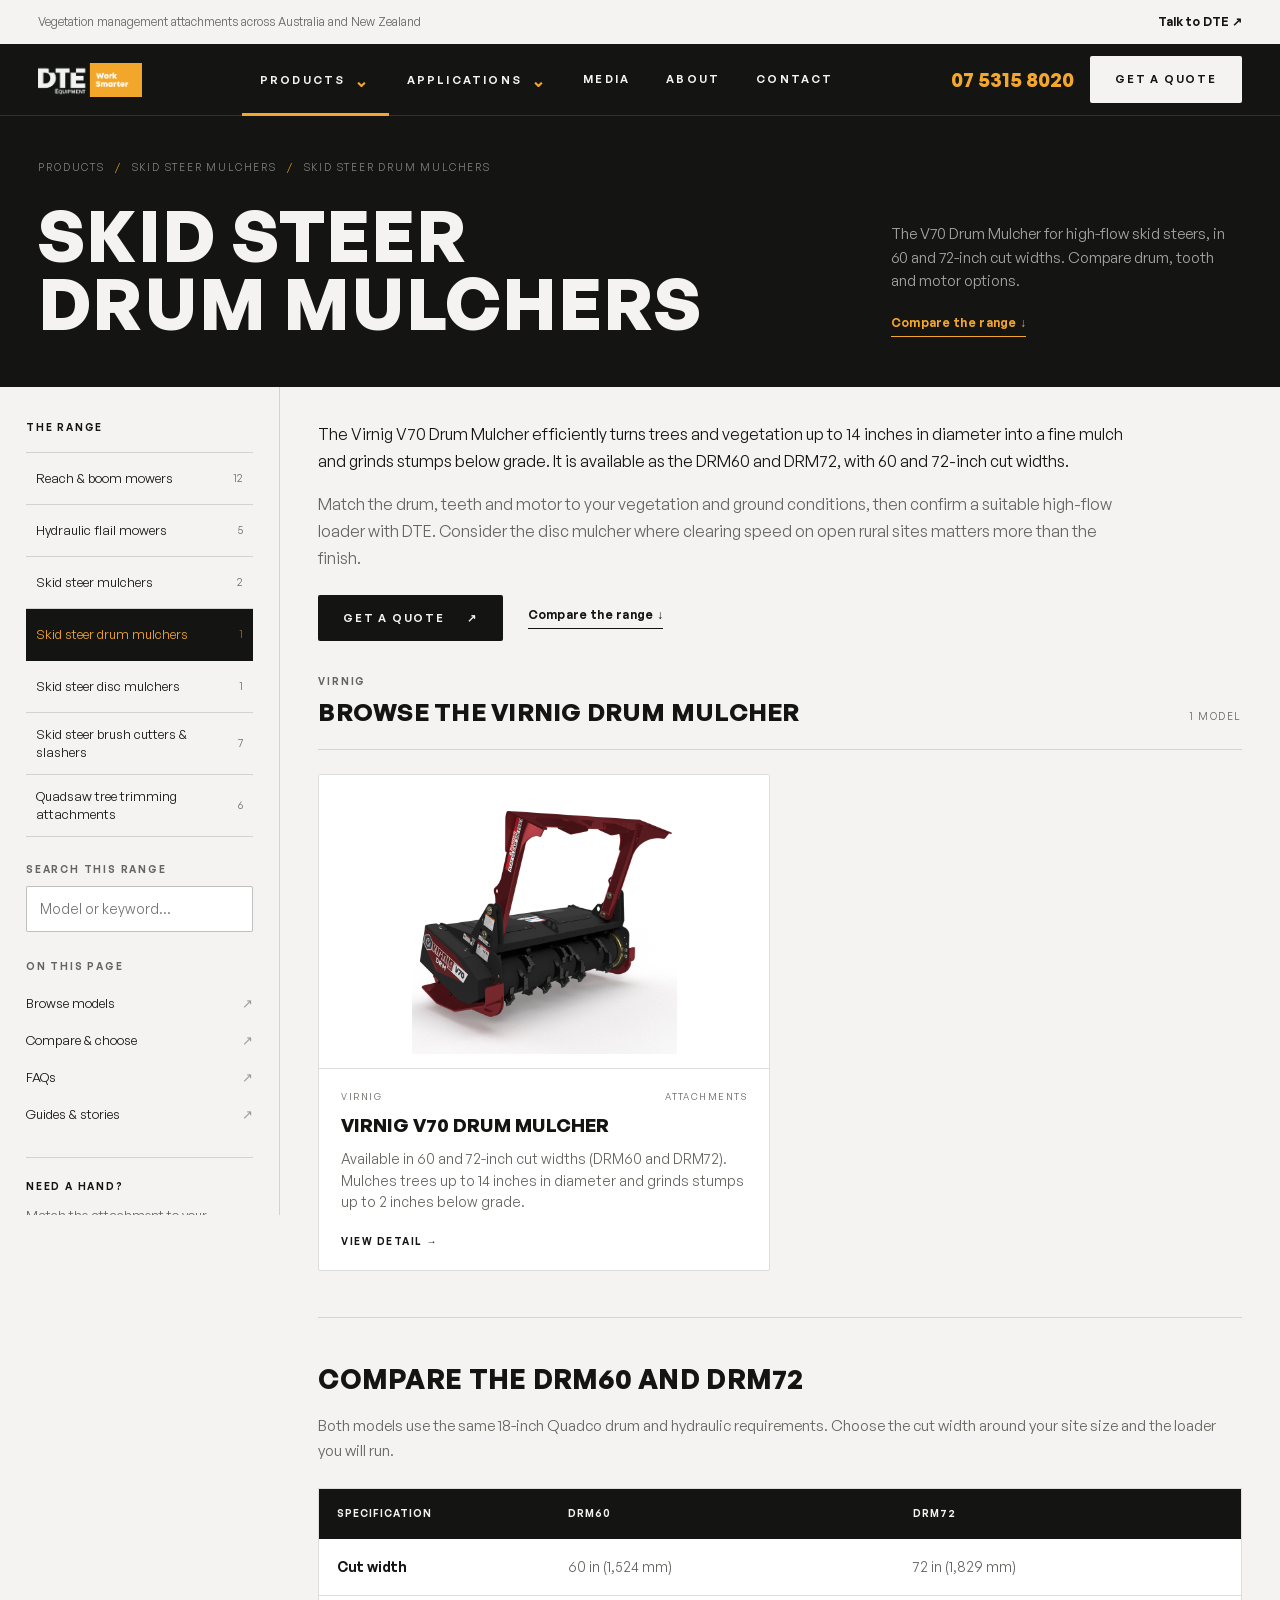
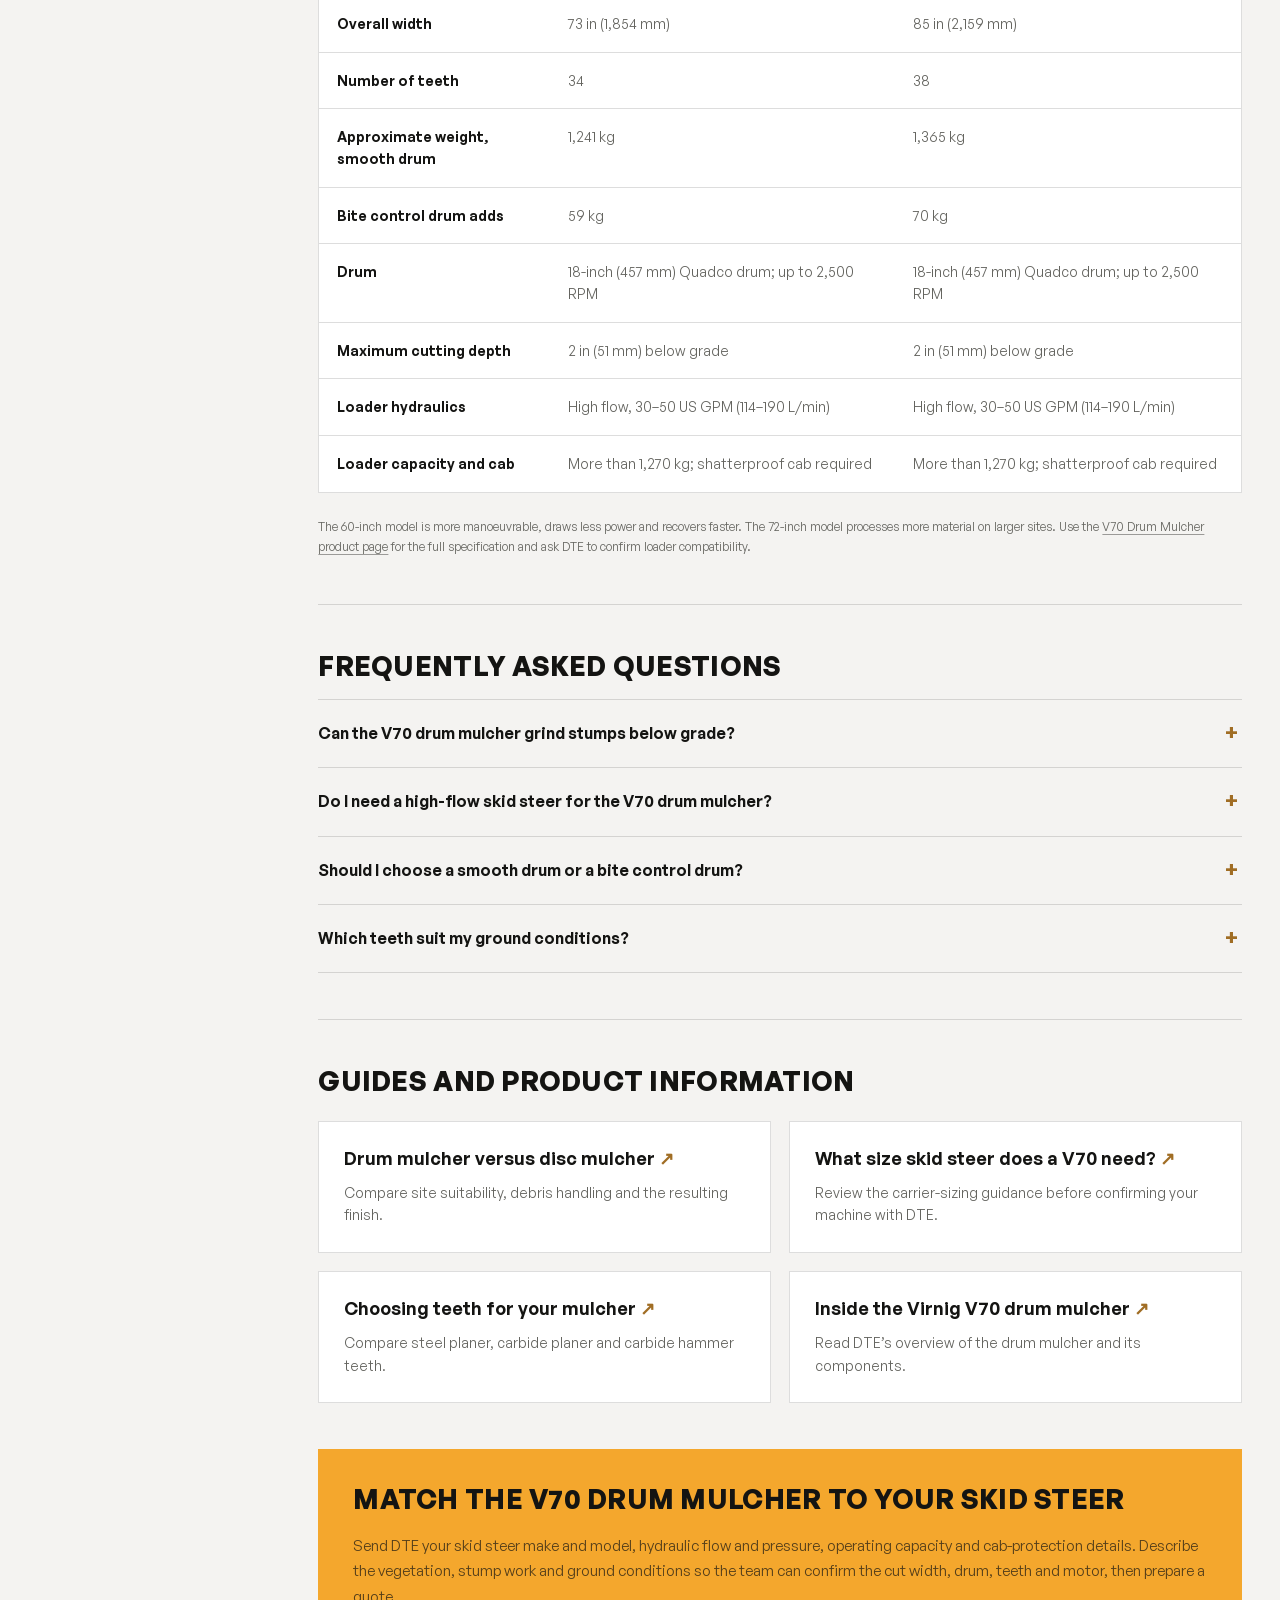
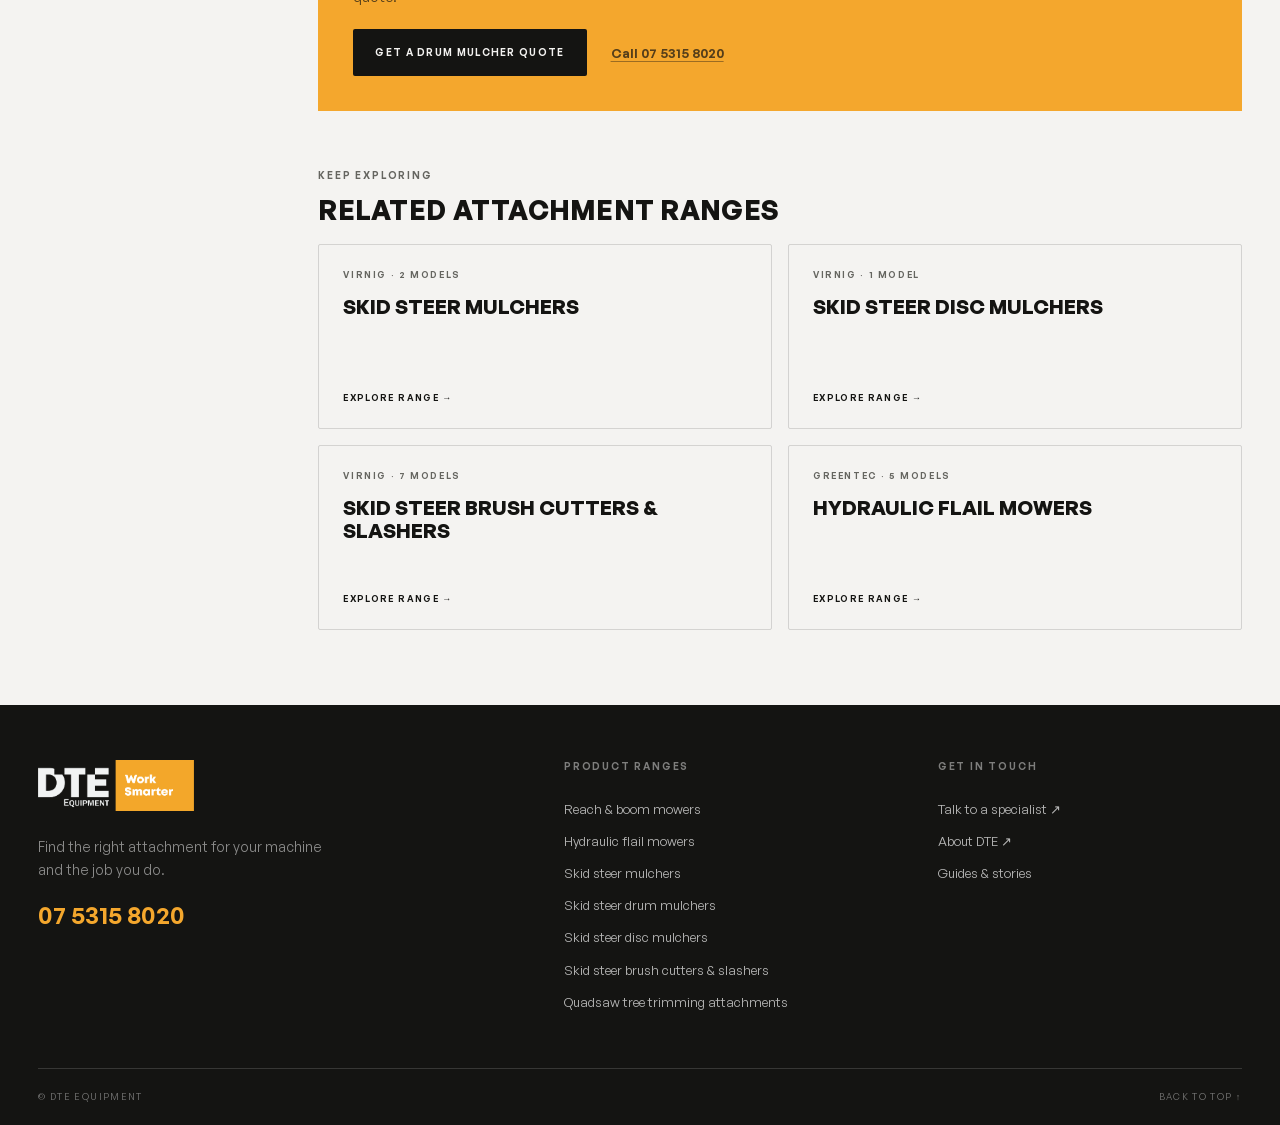
<file: drum-mulchers/index.html>
<!doctype html><html lang="en-AU"><head><meta charset="utf-8"><meta name="viewport" content="width=device-width, initial-scale=1"><meta name="robots" content="noindex,nofollow"><meta name="description" content="Explore the Virnig V70 skid steer drum mulcher in 60 and 72-inch widths. Check high-flow requirements, drum and tooth options and below-grade capability."><title>Skid Steer Drum Mulchers | Virnig V70 | DTE Equipment</title><link rel="preload" href="../assets/fonts/general-sans-400-normal.woff2" as="font" type="font/woff2" crossorigin><link rel="stylesheet" href="../mockup.css"><script src="../mockup.js" defer></script></head><body><a class="skip-link" href="#main-content">Skip to content</a><div class="announcement"><span>Vegetation management attachments across Australia and New Zealand</span><a href="tel:0753158020">Talk to DTE ↗</a></div><header class="site-header"><a href="../reach-mowers/" class="logo" aria-label="DTE Equipment, browse the range"><img src="../assets/images/dte-logo.webp" alt="DTE Equipment" width="104" height="34"></a><button class="mobile-toggle" type="button" aria-expanded="false" aria-controls="main-nav">Menu <span aria-hidden="true">☰</span></button><nav id="main-nav" class="main-nav" aria-label="Main navigation"><details class="nav-dropdown active"><summary>Products <span>⌄</span></summary><div class="dropdown-panel"><div class="eyebrow">Explore the range</div><a href="../reach-mowers/" data-route="reach-mowers"><span>Reach &amp; boom mowers</span></a><a href="../flail-mowers/" data-route="flail-mowers"><span>Hydraulic flail mowers</span></a><a href="../skid-steer-mulchers/" data-route="skid-steer-mulchers"><span>Skid steer mulchers</span></a><a href="./" data-route="drum-mulchers" aria-current="page"><span>Skid steer drum mulchers</span></a><a href="../disc-mulchers/" data-route="disc-mulchers"><span>Skid steer disc mulchers</span></a><a href="../brush-cutters/" data-route="brush-cutters"><span>Skid steer brush cutters &amp; slashers</span></a><a href="../quadsaws/" data-route="quadsaws"><span>Quadsaw tree trimming attachments</span></a></div></details><details class="nav-dropdown"><summary>Applications <span>⌄</span></summary><div class="dropdown-panel"><a href="../applications/orchard/">Orchard hedging &amp; mulching</a><a href="../applications/roadside/">Roadside vegetation management</a><a href="../applications/land-clearing/">Land clearing &amp; mulching</a><a href="../applications/leucaena/">Leucaena management</a></div></details><a href="#drum-mulchers-resources">Media</a><a href="https://www.dte-equipment.com.au/about/" target="_blank" rel="noopener">About</a><a href="https://www.dte-equipment.com.au/contact/" target="_blank" rel="noopener">Contact</a></nav><div class="header-contact"><a class="phone" href="tel:0753158020">07 5315 8020</a><a class="button button-light" href="https://www.dte-equipment.com.au/contact/" target="_blank" rel="noopener">Get a quote</a></div></header><main id="main-content" tabindex="-1"><article class="category-page" id="drum-mulchers" data-title="Skid Steer Drum Mulchers | Virnig V70 | DTE Equipment" data-description="Explore the Virnig V70 skid steer drum mulcher in 60 and 72-inch widths. Check high-flow requirements, drum and tooth options and below-grade capability.">
 <section class="category-hero"><div class="breadcrumbs"><a href="../reach-mowers/">Products</a><span>/</span><a href="../skid-steer-mulchers/">Skid steer mulchers</a><span>/</span>Skid steer drum mulchers</div><div class="hero-layout"><h1 tabindex="-1">Skid steer drum mulchers</h1><div class="hero-summary"><p>The V70 Drum Mulcher for high-flow skid steers, in 60 and 72-inch cut widths. Compare drum, tooth and motor options.</p><a class="text-link" href="#drum-mulchers-selection">Compare the range ↓</a></div></div></section>
 <div class="catalogue-layout"><aside class="category-sidebar" aria-label="Browse categories"><div class="eyebrow">The range</div><nav class="category-nav" aria-label="Product categories"><a href="../reach-mowers/" data-route="reach-mowers"><span>Reach &amp; boom mowers</span><small>12</small></a><a href="../flail-mowers/" data-route="flail-mowers"><span>Hydraulic flail mowers</span><small>5</small></a><a href="../skid-steer-mulchers/" data-route="skid-steer-mulchers"><span>Skid steer mulchers</span><small>2</small></a><a href="./" data-route="drum-mulchers" aria-current="page"><span>Skid steer drum mulchers</span><small>1</small></a><a href="../disc-mulchers/" data-route="disc-mulchers"><span>Skid steer disc mulchers</span><small>1</small></a><a href="../brush-cutters/" data-route="brush-cutters"><span>Skid steer brush cutters &amp; slashers</span><small>7</small></a><a href="../quadsaws/" data-route="quadsaws"><span>Quadsaw tree trimming attachments</span><small>6</small></a></nav><label class="eyebrow search-label" for="drum-mulchers-search">Search this range</label><input type="search" id="drum-mulchers-search" placeholder="Model or keyword…" autocomplete="off"><nav class="section-nav" aria-label="On this page"><div class="eyebrow">On this page</div><a href="#drum-mulchers-products">Browse models <span>↗</span></a><a href="#drum-mulchers-selection">Compare &amp; choose <span>↗</span></a><a href="#drum-mulchers-faq">FAQs <span>↗</span></a><a href="#drum-mulchers-resources">Guides &amp; stories <span>↗</span></a></nav><div class="sidebar-help"><div class="eyebrow">Need a hand?</div><p>Match the attachment to your machine and the work ahead.</p><a href="tel:0753158020">07 5315 8020 ↗</a></div></aside>
 <div class="catalogue-content"><section class="range-intro" aria-label="About this range"><p>The Virnig V70 Drum Mulcher efficiently turns trees and vegetation up to 14 inches in diameter into a fine mulch and grinds stumps below grade. It is available as the DRM60 and DRM72, with 60 and 72-inch cut widths.</p><p>Match the drum, teeth and motor to your vegetation and ground conditions, then confirm a suitable high-flow loader with DTE. Consider the <a href="../disc-mulchers/">disc mulcher</a> where clearing speed on open rural sites matters more than the finish.</p><div class="intro-actions"><a class="button button-dark" href="https://www.dte-equipment.com.au/contact/" target="_blank" rel="noopener">Get a quote <span>↗</span></a><a class="text-link" href="#drum-mulchers-selection">Compare the range ↓</a></div></section><section id="drum-mulchers-products" class="product-section" aria-labelledby="drum-mulchers-products-title"><div class="range-heading"><div><span class="eyebrow">Virnig</span><h2 id="drum-mulchers-products-title">Browse the Virnig drum mulcher</h2></div><span class="model-count" aria-live="polite">1 model</span></div><div class="product-grid"><article class="product-card" data-product="virnig v70 drum mulcher available in 60 and 72-inch cut widths (drm60 and drm72). mulches trees up to 14 inches in diameter and grinds stumps up to 2 inches below grade."><a href="https://www.dte-equipment.com.au/product/virnig-v70-drum-mulcher/" target="_blank" rel="noopener"><div class="product-image"><img src="../assets/images/v70-drum-mulcher.jpg" alt="Virnig V70 Drum Mulcher" loading="eager" width="800" height="600"></div><div class="product-copy"><div class="product-meta"><span>Virnig</span><span>Attachments</span></div><h3>Virnig V70 Drum Mulcher</h3><p>Available in 60 and 72-inch cut widths (DRM60 and DRM72). Mulches trees up to 14 inches in diameter and grinds stumps up to 2 inches below grade.</p><span class="view-detail">View detail <span aria-hidden="true">→</span></span></div></a></article></div><div class="no-results" hidden><h3>No matching models</h3><p>Try another model name or keyword.</p><button class="button button-dark clear-search" type="button">Clear search</button></div></section><div class="dte-category-detail"><section class="dte-category-block" id="drum-mulchers-selection" aria-labelledby="drum-mulchers-selection-title"><h2 id="drum-mulchers-selection-title">Compare the DRM60 and DRM72</h2><p>Both models use the same 18-inch Quadco drum and hydraulic requirements. Choose the cut width around your site size and the loader you will run.</p><p class="dte-category-table-hint">Swipe to compare all columns.</p><div class="dte-category-table" role="region" aria-label="Compare the DRM60 and DRM72" tabindex="0"><table><caption>Compare the DRM60 and DRM72</caption><thead><tr><th scope="col">Specification</th><th scope="col">DRM60</th><th scope="col">DRM72</th></tr></thead><tbody><tr><th scope="row">Cut width</th><td>60 in (1,524 mm)</td><td>72 in (1,829 mm)</td></tr><tr><th scope="row">Overall width</th><td>73 in (1,854 mm)</td><td>85 in (2,159 mm)</td></tr><tr><th scope="row">Number of teeth</th><td>34</td><td>38</td></tr><tr><th scope="row">Approximate weight, smooth drum</th><td>1,241 kg</td><td>1,365 kg</td></tr><tr><th scope="row">Bite control drum adds</th><td>59 kg</td><td>70 kg</td></tr><tr><th scope="row">Drum</th><td>18-inch (457 mm) Quadco drum; up to 2,500 RPM</td><td>18-inch (457 mm) Quadco drum; up to 2,500 RPM</td></tr><tr><th scope="row">Maximum cutting depth</th><td>2 in (51 mm) below grade</td><td>2 in (51 mm) below grade</td></tr><tr><th scope="row">Loader hydraulics</th><td>High flow, 30–50 US GPM (114–190 L/min)</td><td>High flow, 30–50 US GPM (114–190 L/min)</td></tr><tr><th scope="row">Loader capacity and cab</th><td>More than 1,270 kg; shatterproof cab required</td><td>More than 1,270 kg; shatterproof cab required</td></tr></tbody></table></div><p class="dte-category-note">The 60-inch model is more manoeuvrable, draws less power and recovers faster. The 72-inch model processes more material on larger sites. Use the <a href="https://www.dte-equipment.com.au/product/virnig-v70-drum-mulcher/">V70 Drum Mulcher product page</a> for the full specification and ask DTE to confirm loader compatibility.</p></section><section class="dte-category-block dte-category-faq" aria-labelledby="drum-mulchers-faq-title" id="drum-mulchers-faq"><h2 id="drum-mulchers-faq-title">Frequently asked questions</h2><details><summary>Can the V70 drum mulcher grind stumps below grade?</summary><div><p>Yes. It can mulch about 2 inches below grade when rolled forward on its skid shoes. For heavy stump and below-grade work, a variable-speed motor with a smooth or bite control drum is recommended.</p></div></details><details><summary>Do I need a high-flow skid steer for the V70 drum mulcher?</summary><div><p>Yes. The V70 needs a high-flow loader delivering 30–50 US GPM, an operating capacity above 1,270 kg and a shatterproof cab. <a href="https://www.dte-equipment.com.au/what-size-skid-steer-do-i-need-for-a-v70-drum-or-disc-mulcher/">Read the skid steer sizing guide</a> and confirm your exact machine with DTE.</p></div></details><details><summary>Should I choose a smooth drum or a bite control drum?</summary><div><p>A smooth drum costs less and is more productive with smaller material, but is more likely to jam on woody material. A bite control drum uses AR450 rings to limit bite depth, suits consistent heavy wood processing and needs less loader power.</p></div></details><details><summary>Which teeth suit my ground conditions?</summary><div><p>Steel planer teeth give the finest mulch but need regular sharpening and should be kept out of sand. Carbide planer teeth need no sharpening and produce slightly larger chips. Carbide hammer teeth suit rocky or sandy ground. <a href="https://www.dte-equipment.com.au/how-to-choose-the-right-teeth-for-my-mulcher/">Read DTE’s mulcher teeth guide.</a></p></div></details></section><section class="dte-category-block" aria-labelledby="drum-mulchers-resources-title" id="drum-mulchers-resources"><h2 id="drum-mulchers-resources-title">Guides and product information</h2><ul class="dte-category-resources"><li><a href="https://www.dte-equipment.com.au/drum-mulcher-vs-disc-mulcher-which-forestry-mulcher-to-buy/">Drum mulcher versus disc mulcher</a><p>Compare site suitability, debris handling and the resulting finish.</p></li><li><a href="https://www.dte-equipment.com.au/what-size-skid-steer-do-i-need-for-a-v70-drum-or-disc-mulcher/">What size skid steer does a V70 need?</a><p>Review the carrier-sizing guidance before confirming your machine with DTE.</p></li><li><a href="https://www.dte-equipment.com.au/how-to-choose-the-right-teeth-for-my-mulcher/">Choosing teeth for your mulcher</a><p>Compare steel planer, carbide planer and carbide hammer teeth.</p></li><li><a href="https://www.dte-equipment.com.au/virnig-v70-skid-steer-drum-mulcher/">Inside the Virnig V70 drum mulcher</a><p>Read DTE’s overview of the drum mulcher and its components.</p></li></ul></section><section class="dte-category-block dte-category-fit" aria-labelledby="drum-mulchers-fit-title"><h2 id="drum-mulchers-fit-title">Match the V70 drum mulcher to your skid steer</h2><p>Send DTE your skid steer make and model, hydraulic flow and pressure, operating capacity and cab-protection details. Describe the vegetation, stump work and ground conditions so the team can confirm the cut width, drum, teeth and motor, then prepare a quote.</p><p class="dte-category-actions"><a class="w-btn us-btn-style_7" href="https://www.dte-equipment.com.au/contact/"><span class="w-btn-label">Get a drum mulcher quote</span></a><a href="tel:0753158020">Call 07 5315 8020</a></p></section></div><section class="related-ranges"><div class="eyebrow">Keep exploring</div><h2>Related attachment ranges</h2><div class="related-grid"><a class="related-card" href="../skid-steer-mulchers/"><span class="eyebrow">Virnig · 2 models</span><h3>Skid steer mulchers</h3><span class="view-detail">Explore range →</span></a><a class="related-card" href="../disc-mulchers/"><span class="eyebrow">Virnig · 1 model</span><h3>Skid steer disc mulchers</h3><span class="view-detail">Explore range →</span></a><a class="related-card" href="../brush-cutters/"><span class="eyebrow">Virnig · 7 models</span><h3>Skid steer brush cutters &amp; slashers</h3><span class="view-detail">Explore range →</span></a><a class="related-card" href="../flail-mowers/"><span class="eyebrow">GreenTec · 5 models</span><h3>Hydraulic flail mowers</h3><span class="view-detail">Explore range →</span></a></div></section></div></div></article>
</main><footer><div class="footer-main"><div class="footer-brand"><a href="../reach-mowers/"><img src="../assets/images/dte-logo.webp" alt="DTE Equipment" width="156" height="51"></a><p>Find the right attachment for your machine and the job you do.</p><a class="footer-phone" href="tel:0753158020">07 5315 8020</a></div><div><h2 class="eyebrow">Product ranges</h2><nav aria-label="Footer product ranges"><a href="../reach-mowers/" data-route="reach-mowers"><span>Reach &amp; boom mowers</span></a><a href="../flail-mowers/" data-route="flail-mowers"><span>Hydraulic flail mowers</span></a><a href="../skid-steer-mulchers/" data-route="skid-steer-mulchers"><span>Skid steer mulchers</span></a><a href="./" data-route="drum-mulchers" aria-current="page"><span>Skid steer drum mulchers</span></a><a href="../disc-mulchers/" data-route="disc-mulchers"><span>Skid steer disc mulchers</span></a><a href="../brush-cutters/" data-route="brush-cutters"><span>Skid steer brush cutters &amp; slashers</span></a><a href="../quadsaws/" data-route="quadsaws"><span>Quadsaw tree trimming attachments</span></a></nav></div><div><h2 class="eyebrow">Get in touch</h2><a href="https://www.dte-equipment.com.au/contact/" target="_blank" rel="noopener">Talk to a specialist ↗</a><a href="https://www.dte-equipment.com.au/about/" target="_blank" rel="noopener">About DTE ↗</a><a href="#drum-mulchers-resources">Guides & stories</a></div></div><div class="footer-bottom"><span>© DTE Equipment</span><a href="#main-content">Back to top ↑</a></div></footer></body></html>
</file>
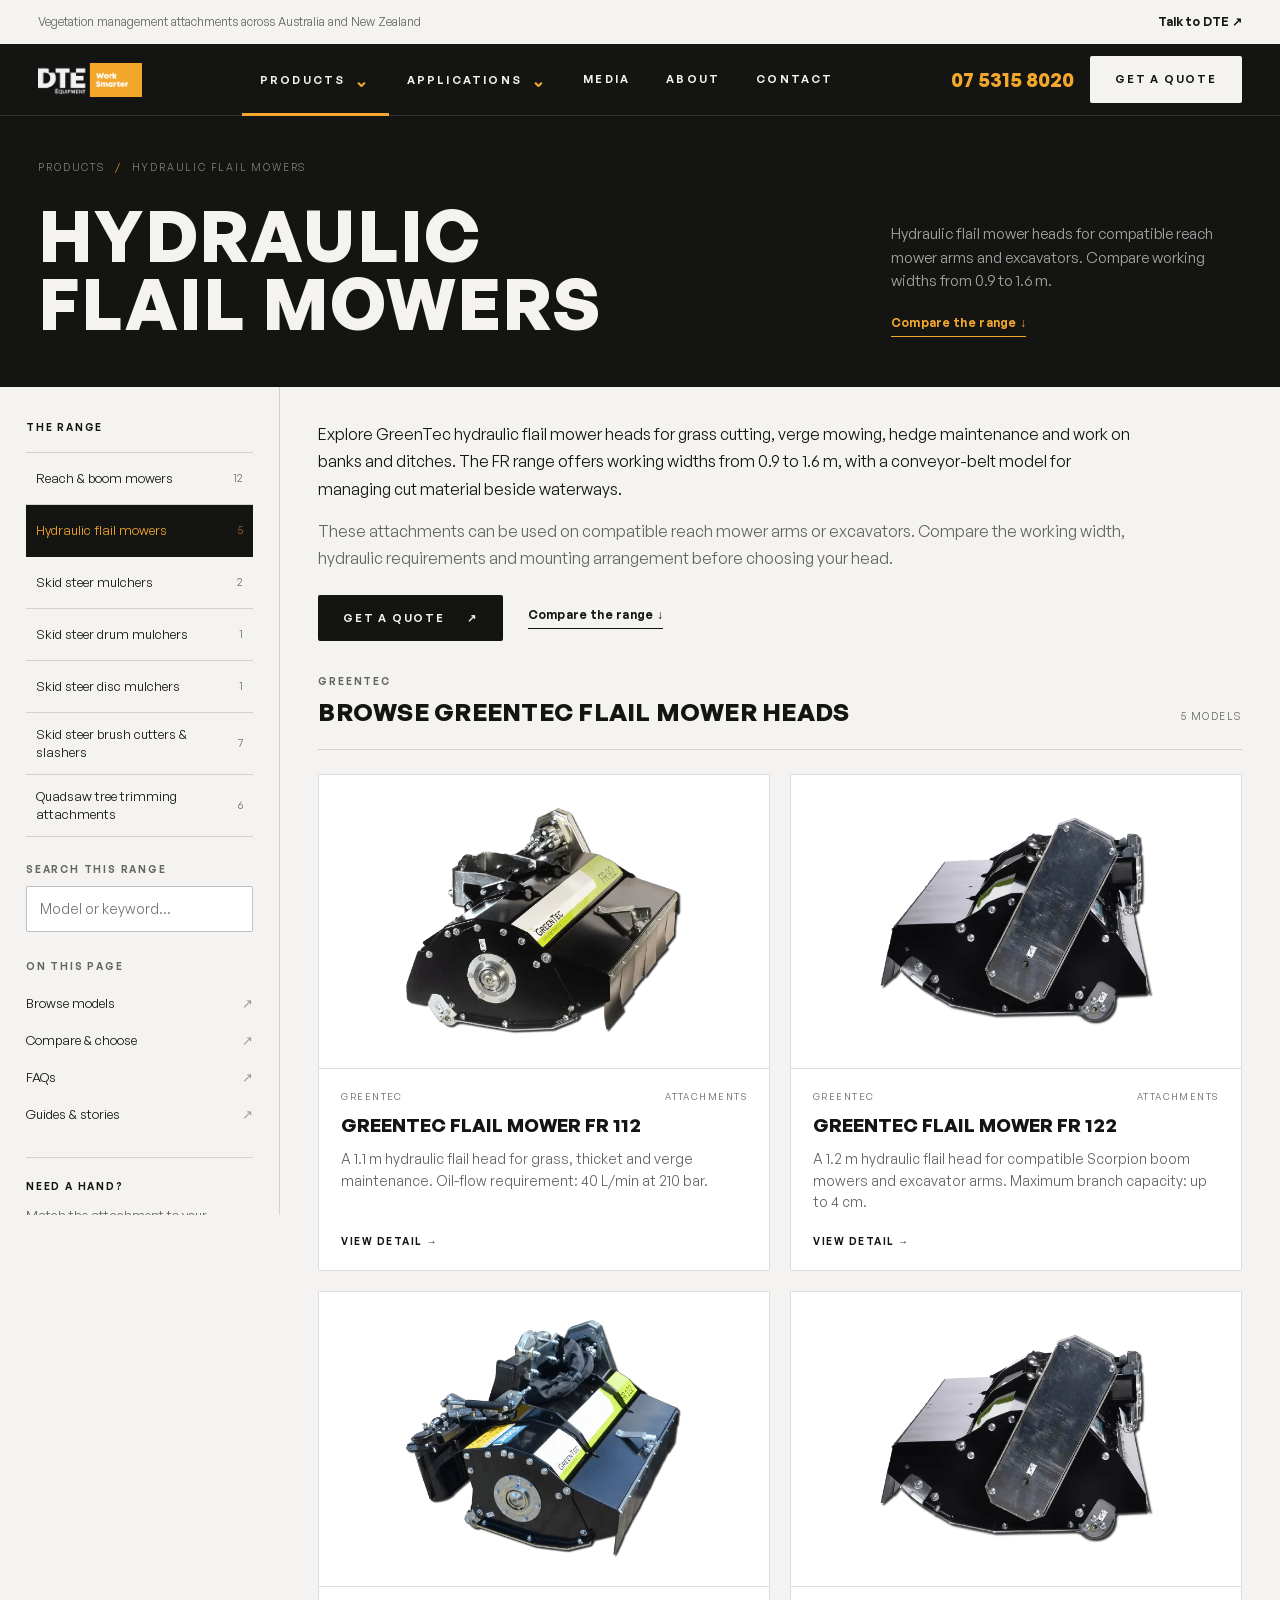
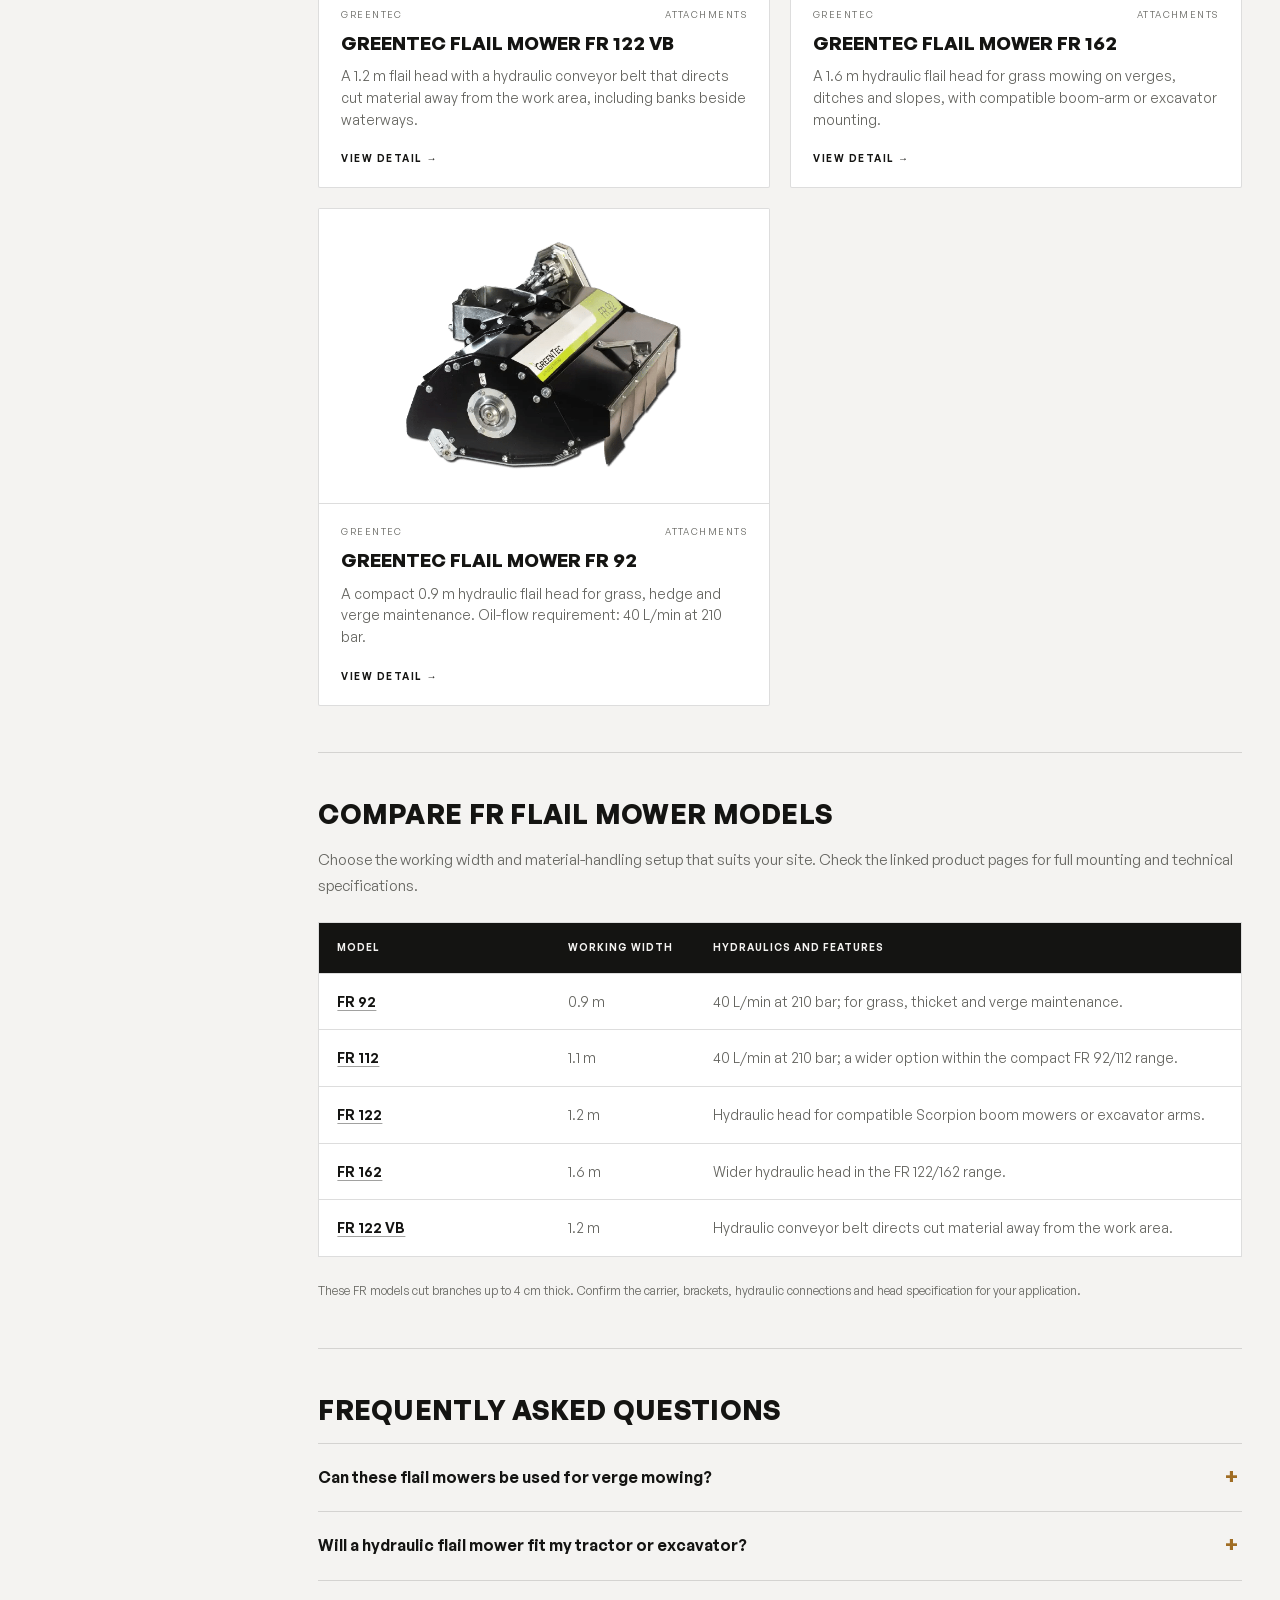
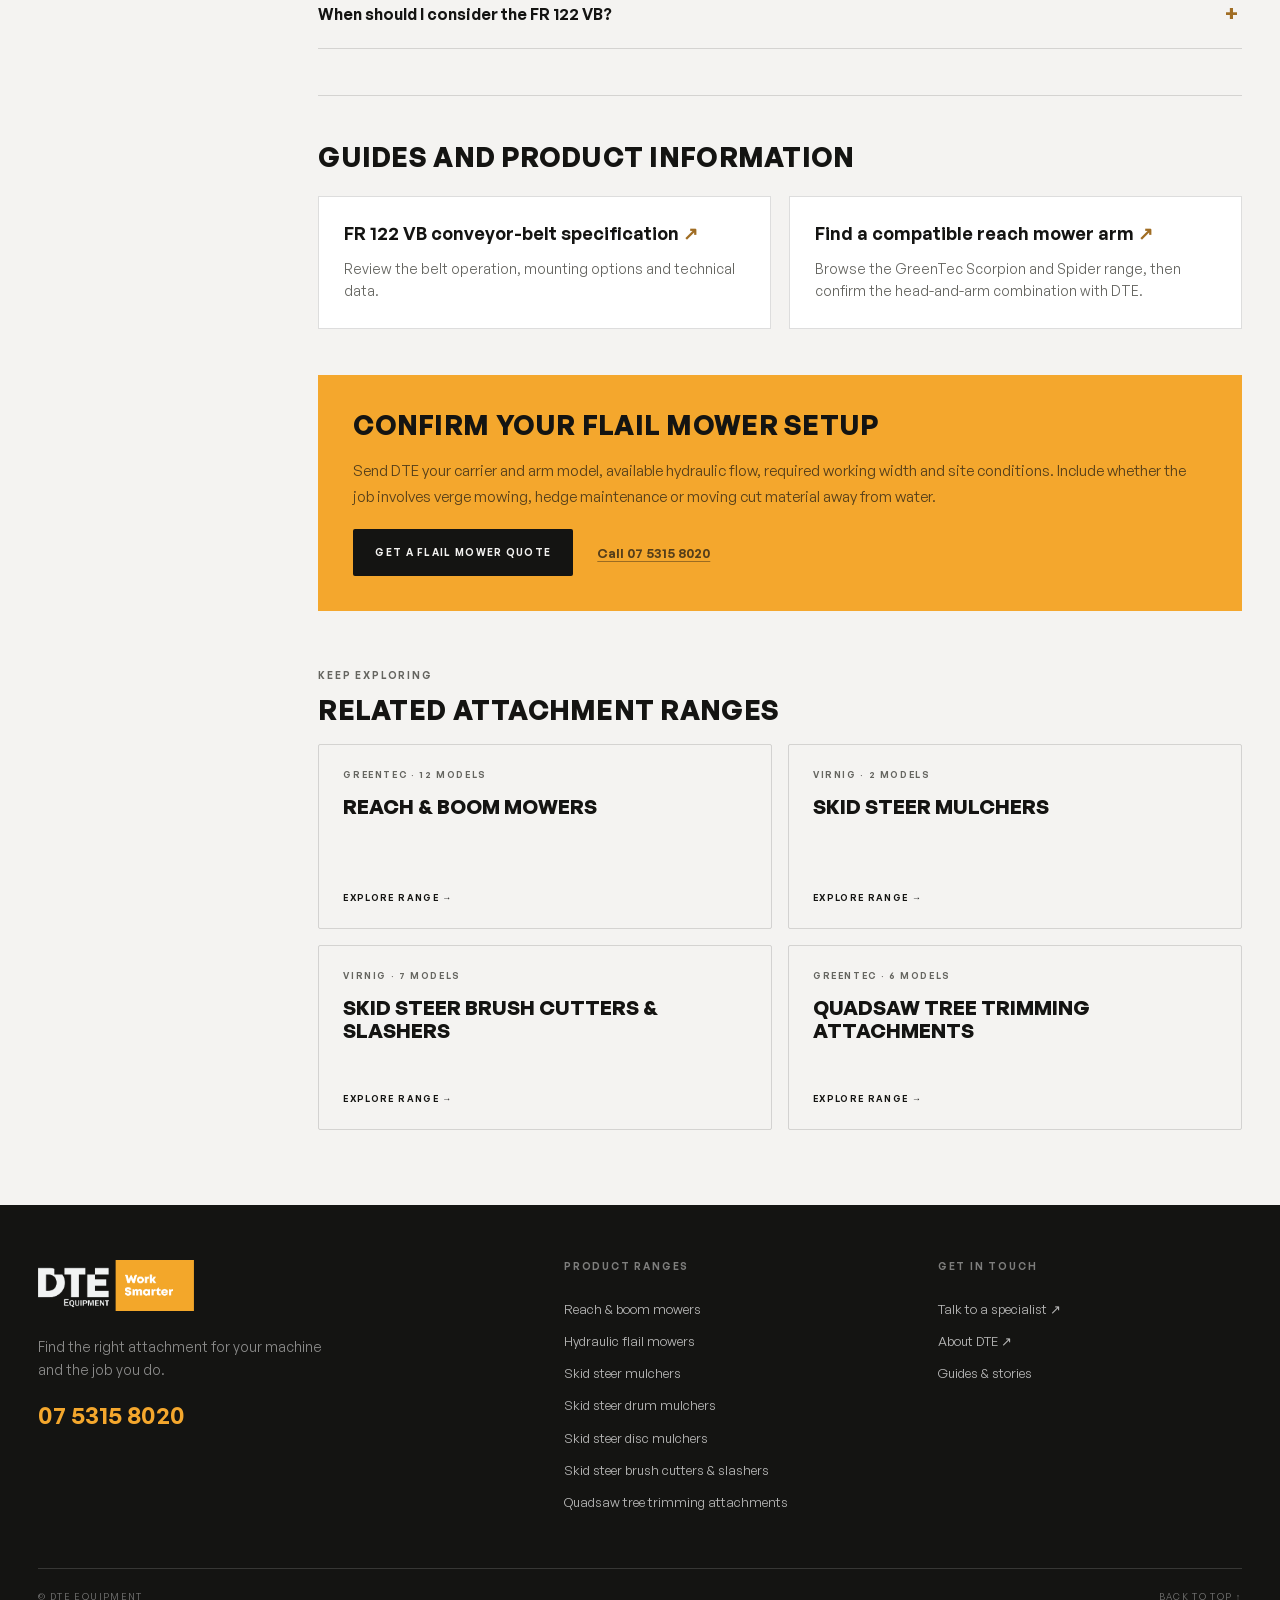
<file: flail-mowers/index.html>
<!doctype html><html lang="en-AU"><head><meta charset="utf-8"><meta name="viewport" content="width=device-width, initial-scale=1"><meta name="robots" content="noindex,nofollow"><meta name="description" content="Compare GreenTec hydraulic flail mower heads for verge mowing, grass and hedge maintenance. View FR working widths, mounting options and request a quote."><title>Hydraulic Flail Mowers for Tractors &amp; Excavators | DTE</title><link rel="preload" href="../assets/fonts/general-sans-400-normal.woff2" as="font" type="font/woff2" crossorigin><link rel="stylesheet" href="../mockup.css"><script src="../mockup.js" defer></script></head><body><a class="skip-link" href="#main-content">Skip to content</a><div class="announcement"><span>Vegetation management attachments across Australia and New Zealand</span><a href="tel:0753158020">Talk to DTE ↗</a></div><header class="site-header"><a href="../reach-mowers/" class="logo" aria-label="DTE Equipment, browse the range"><img src="../assets/images/dte-logo.webp" alt="DTE Equipment" width="104" height="34"></a><button class="mobile-toggle" type="button" aria-expanded="false" aria-controls="main-nav">Menu <span aria-hidden="true">☰</span></button><nav id="main-nav" class="main-nav" aria-label="Main navigation"><details class="nav-dropdown active"><summary>Products <span>⌄</span></summary><div class="dropdown-panel"><div class="eyebrow">Explore the range</div><a href="../reach-mowers/" data-route="reach-mowers"><span>Reach &amp; boom mowers</span></a><a href="./" data-route="flail-mowers" aria-current="page"><span>Hydraulic flail mowers</span></a><a href="../skid-steer-mulchers/" data-route="skid-steer-mulchers"><span>Skid steer mulchers</span></a><a href="../drum-mulchers/" data-route="drum-mulchers"><span>Skid steer drum mulchers</span></a><a href="../disc-mulchers/" data-route="disc-mulchers"><span>Skid steer disc mulchers</span></a><a href="../brush-cutters/" data-route="brush-cutters"><span>Skid steer brush cutters &amp; slashers</span></a><a href="../quadsaws/" data-route="quadsaws"><span>Quadsaw tree trimming attachments</span></a></div></details><details class="nav-dropdown"><summary>Applications <span>⌄</span></summary><div class="dropdown-panel"><a href="../applications/orchard/">Orchard hedging &amp; mulching</a><a href="../applications/roadside/">Roadside vegetation management</a><a href="../applications/land-clearing/">Land clearing &amp; mulching</a><a href="../applications/leucaena/">Leucaena management</a></div></details><a href="#flail-mowers-resources">Media</a><a href="https://www.dte-equipment.com.au/about/" target="_blank" rel="noopener">About</a><a href="https://www.dte-equipment.com.au/contact/" target="_blank" rel="noopener">Contact</a></nav><div class="header-contact"><a class="phone" href="tel:0753158020">07 5315 8020</a><a class="button button-light" href="https://www.dte-equipment.com.au/contact/" target="_blank" rel="noopener">Get a quote</a></div></header><main id="main-content" tabindex="-1"><article class="category-page" id="flail-mowers" data-title="Hydraulic Flail Mowers for Tractors &amp; Excavators | DTE" data-description="Compare GreenTec hydraulic flail mower heads for verge mowing, grass and hedge maintenance. View FR working widths, mounting options and request a quote.">
 <section class="category-hero"><div class="breadcrumbs"><a href="../reach-mowers/">Products</a><span>/</span>Hydraulic flail mowers</div><div class="hero-layout"><h1 tabindex="-1">Hydraulic flail mowers</h1><div class="hero-summary"><p>Hydraulic flail mower heads for compatible reach mower arms and excavators. Compare working widths from 0.9 to 1.6 m.</p><a class="text-link" href="#flail-mowers-selection">Compare the range ↓</a></div></div></section>
 <div class="catalogue-layout"><aside class="category-sidebar" aria-label="Browse categories"><div class="eyebrow">The range</div><nav class="category-nav" aria-label="Product categories"><a href="../reach-mowers/" data-route="reach-mowers"><span>Reach &amp; boom mowers</span><small>12</small></a><a href="./" data-route="flail-mowers" aria-current="page"><span>Hydraulic flail mowers</span><small>5</small></a><a href="../skid-steer-mulchers/" data-route="skid-steer-mulchers"><span>Skid steer mulchers</span><small>2</small></a><a href="../drum-mulchers/" data-route="drum-mulchers"><span>Skid steer drum mulchers</span><small>1</small></a><a href="../disc-mulchers/" data-route="disc-mulchers"><span>Skid steer disc mulchers</span><small>1</small></a><a href="../brush-cutters/" data-route="brush-cutters"><span>Skid steer brush cutters &amp; slashers</span><small>7</small></a><a href="../quadsaws/" data-route="quadsaws"><span>Quadsaw tree trimming attachments</span><small>6</small></a></nav><label class="eyebrow search-label" for="flail-mowers-search">Search this range</label><input type="search" id="flail-mowers-search" placeholder="Model or keyword…" autocomplete="off"><nav class="section-nav" aria-label="On this page"><div class="eyebrow">On this page</div><a href="#flail-mowers-products">Browse models <span>↗</span></a><a href="#flail-mowers-selection">Compare &amp; choose <span>↗</span></a><a href="#flail-mowers-faq">FAQs <span>↗</span></a><a href="#flail-mowers-resources">Guides &amp; stories <span>↗</span></a></nav><div class="sidebar-help"><div class="eyebrow">Need a hand?</div><p>Match the attachment to your machine and the work ahead.</p><a href="tel:0753158020">07 5315 8020 ↗</a></div></aside>
 <div class="catalogue-content"><section class="range-intro" aria-label="About this range"><p>Explore GreenTec hydraulic flail mower heads for grass cutting, verge mowing, hedge maintenance and work on banks and ditches. The FR range offers working widths from 0.9 to 1.6 m, with a conveyor-belt model for managing cut material beside waterways.</p><p>These attachments can be used on compatible reach mower arms or excavators. Compare the working width, hydraulic requirements and mounting arrangement before choosing your head.</p><div class="intro-actions"><a class="button button-dark" href="https://www.dte-equipment.com.au/contact/" target="_blank" rel="noopener">Get a quote <span>↗</span></a><a class="text-link" href="#flail-mowers-selection">Compare the range ↓</a></div></section><section id="flail-mowers-products" class="product-section" aria-labelledby="flail-mowers-products-title"><div class="range-heading"><div><span class="eyebrow">GreenTec</span><h2 id="flail-mowers-products-title">Browse GreenTec flail mower heads</h2></div><span class="model-count" aria-live="polite">5 models</span></div><div class="product-grid"><article class="product-card" data-product="greentec flail mower fr 112 a 1.1 m hydraulic flail head for grass, thicket and verge maintenance. oil-flow requirement: 40 l/min at 210 bar." data-product-id="11522"><a href="https://www.dte-equipment.com.au/product/flail-mower-fr-92-112-2/" target="_blank" rel="noopener"><div class="product-image"><img src="../assets/images/67b273bf4aaf.webp" alt="Greentec Flail Mower FR 112" loading="eager" width="800" height="600"></div><div class="product-copy"><div class="product-meta"><span>GreenTec</span><span>Attachments</span></div><h3>Greentec Flail Mower FR 112</h3><p>A 1.1 m hydraulic flail head for grass, thicket and verge maintenance. Oil-flow requirement: 40 L/min at 210 bar.</p><span class="view-detail">View detail <span aria-hidden="true">→</span></span></div></a></article><article class="product-card" data-product="greentec flail mower fr 122 a 1.2 m hydraulic flail head for compatible scorpion boom mowers and excavator arms. maximum branch capacity: up to 4 cm." data-product-id="11514"><a href="https://www.dte-equipment.com.au/product/flail-mower-fr-122-162/" target="_blank" rel="noopener"><div class="product-image"><img src="../assets/images/5d9bdbaecc75.webp" alt="Greentec Flail Mower FR 122" loading="eager" width="800" height="600"></div><div class="product-copy"><div class="product-meta"><span>GreenTec</span><span>Attachments</span></div><h3>Greentec Flail Mower FR 122</h3><p>A 1.2 m hydraulic flail head for compatible Scorpion boom mowers and excavator arms. Maximum branch capacity: up to 4 cm.</p><span class="view-detail">View detail <span aria-hidden="true">→</span></span></div></a></article><article class="product-card" data-product="greentec flail mower fr 122 vb a 1.2 m flail head with a hydraulic conveyor belt that directs cut material away from the work area, including banks beside waterways." data-product-id="11517"><a href="https://www.dte-equipment.com.au/product/flail-mower-fr-122-vb/" target="_blank" rel="noopener"><div class="product-image"><img src="../assets/images/b7cb697ca10b.png" alt="Greentec Flail Mower FR 122 VB" loading="lazy" width="800" height="600"></div><div class="product-copy"><div class="product-meta"><span>GreenTec</span><span>Attachments</span></div><h3>Greentec Flail Mower FR 122 VB</h3><p>A 1.2 m flail head with a hydraulic conveyor belt that directs cut material away from the work area, including banks beside waterways.</p><span class="view-detail">View detail <span aria-hidden="true">→</span></span></div></a></article><article class="product-card" data-product="greentec flail mower fr 162 a 1.6 m hydraulic flail head for grass mowing on verges, ditches and slopes, with compatible boom-arm or excavator mounting." data-product-id="11516"><a href="https://www.dte-equipment.com.au/product/flail-mower-fr-122-162-2/" target="_blank" rel="noopener"><div class="product-image"><img src="../assets/images/5d9bdbaecc75.webp" alt="Greentec Flail Mower FR 162" loading="lazy" width="800" height="600"></div><div class="product-copy"><div class="product-meta"><span>GreenTec</span><span>Attachments</span></div><h3>Greentec Flail Mower FR 162</h3><p>A 1.6 m hydraulic flail head for grass mowing on verges, ditches and slopes, with compatible boom-arm or excavator mounting.</p><span class="view-detail">View detail <span aria-hidden="true">→</span></span></div></a></article><article class="product-card" data-product="greentec flail mower fr 92 a compact 0.9 m hydraulic flail head for grass, hedge and verge maintenance. oil-flow requirement: 40 l/min at 210 bar." data-product-id="11520"><a href="https://www.dte-equipment.com.au/product/flail-mower-fr-92-112/" target="_blank" rel="noopener"><div class="product-image"><img src="../assets/images/67b273bf4aaf.webp" alt="Greentec Flail Mower FR 92" loading="lazy" width="800" height="600"></div><div class="product-copy"><div class="product-meta"><span>GreenTec</span><span>Attachments</span></div><h3>Greentec Flail Mower FR 92</h3><p>A compact 0.9 m hydraulic flail head for grass, hedge and verge maintenance. Oil-flow requirement: 40 L/min at 210 bar.</p><span class="view-detail">View detail <span aria-hidden="true">→</span></span></div></a></article></div><div class="no-results" hidden><h3>No matching models</h3><p>Try another model name or keyword.</p><button class="button button-dark clear-search" type="button">Clear search</button></div></section><div class="dte-category-detail"><section class="dte-category-block" id="flail-mowers-selection" aria-labelledby="flail-mowers-selection-title"><h2 id="flail-mowers-selection-title">Compare FR flail mower models</h2><p>Choose the working width and material-handling setup that suits your site. Check the linked product pages for full mounting and technical specifications.</p><p class="dte-category-table-hint">Swipe to compare all columns.</p><div class="dte-category-table" role="region" aria-label="Compare FR flail mower models" tabindex="0"><table><caption>Compare FR flail mower models</caption><thead><tr><th scope="col">Model</th><th scope="col">Working width</th><th scope="col">Hydraulics and features</th></tr></thead><tbody><tr><th scope="row"><a href="https://www.dte-equipment.com.au/product/flail-mower-fr-92-112/">FR 92</a></th><td>0.9 m</td><td>40 L/min at 210 bar; for grass, thicket and verge maintenance.</td></tr><tr><th scope="row"><a href="https://www.dte-equipment.com.au/product/flail-mower-fr-92-112-2/">FR 112</a></th><td>1.1 m</td><td>40 L/min at 210 bar; a wider option within the compact FR 92/112 range.</td></tr><tr><th scope="row"><a href="https://www.dte-equipment.com.au/product/flail-mower-fr-122-162/">FR 122</a></th><td>1.2 m</td><td>Hydraulic head for compatible Scorpion boom mowers or excavator arms.</td></tr><tr><th scope="row"><a href="https://www.dte-equipment.com.au/product/flail-mower-fr-122-162-2/">FR 162</a></th><td>1.6 m</td><td>Wider hydraulic head in the FR 122/162 range.</td></tr><tr><th scope="row"><a href="https://www.dte-equipment.com.au/product/flail-mower-fr-122-vb/">FR 122 VB</a></th><td>1.2 m</td><td>Hydraulic conveyor belt directs cut material away from the work area.</td></tr></tbody></table></div><p class="dte-category-note">These FR models cut branches up to 4 cm thick. Confirm the carrier, brackets, hydraulic connections and head specification for your application.</p></section><section class="dte-category-block dte-category-faq" aria-labelledby="flail-mowers-faq-title" id="flail-mowers-faq"><h2 id="flail-mowers-faq-title">Frequently asked questions</h2><details><summary>Can these flail mowers be used for verge mowing?</summary><div><p>Yes. The FR 92 and FR 112 are designed for verge mowing of grass and thicket. The FR 122 and FR 162 are also used for grass mowing on verges, ditches, dykes and slopes.</p></div></details><details><summary>Will a hydraulic flail mower fit my tractor or excavator?</summary><div><p>These heads can mount on compatible Scorpion boom mowers for tractors or directly on excavator arms, with adapters and brackets for selected arrangements. This is a hydraulic cutting head: confirm the arm, bracket and oil-flow requirements for the selected model.</p></div></details><details><summary>When should I consider the FR 122 VB?</summary><div><p>The FR 122 VB has a hydraulically driven conveyor belt that can run in either direction. It is designed for embankments and ditches beside streams, rivers, canals and dams, directing cut material away from the water.</p></div></details></section><section class="dte-category-block" aria-labelledby="flail-mowers-resources-title" id="flail-mowers-resources"><h2 id="flail-mowers-resources-title">Guides and product information</h2><ul class="dte-category-resources"><li><a href="https://www.dte-equipment.com.au/product/flail-mower-fr-122-vb/">FR 122 VB conveyor-belt specification</a><p>Review the belt operation, mounting options and technical data.</p></li><li><a href="../reach-mowers/">Find a compatible reach mower arm</a><p>Browse the GreenTec Scorpion and Spider range, then confirm the head-and-arm combination with DTE.</p></li></ul></section><section class="dte-category-block dte-category-fit" aria-labelledby="flail-mowers-fit-title"><h2 id="flail-mowers-fit-title">Confirm your flail mower setup</h2><p>Send DTE your carrier and arm model, available hydraulic flow, required working width and site conditions. Include whether the job involves verge mowing, hedge maintenance or moving cut material away from water.</p><p class="dte-category-actions"><a class="w-btn us-btn-style_7" href="https://www.dte-equipment.com.au/contact/"><span class="w-btn-label">Get a flail mower quote</span></a><a href="tel:0753158020">Call 07 5315 8020</a></p></section></div><section class="related-ranges"><div class="eyebrow">Keep exploring</div><h2>Related attachment ranges</h2><div class="related-grid"><a class="related-card" href="../reach-mowers/"><span class="eyebrow">GreenTec · 12 models</span><h3>Reach &amp; boom mowers</h3><span class="view-detail">Explore range →</span></a><a class="related-card" href="../skid-steer-mulchers/"><span class="eyebrow">Virnig · 2 models</span><h3>Skid steer mulchers</h3><span class="view-detail">Explore range →</span></a><a class="related-card" href="../brush-cutters/"><span class="eyebrow">Virnig · 7 models</span><h3>Skid steer brush cutters &amp; slashers</h3><span class="view-detail">Explore range →</span></a><a class="related-card" href="../quadsaws/"><span class="eyebrow">GreenTec · 6 models</span><h3>Quadsaw tree trimming attachments</h3><span class="view-detail">Explore range →</span></a></div></section></div></div></article></main><footer><div class="footer-main"><div class="footer-brand"><a href="../reach-mowers/"><img src="../assets/images/dte-logo.webp" alt="DTE Equipment" width="156" height="51"></a><p>Find the right attachment for your machine and the job you do.</p><a class="footer-phone" href="tel:0753158020">07 5315 8020</a></div><div><h2 class="eyebrow">Product ranges</h2><nav aria-label="Footer product ranges"><a href="../reach-mowers/" data-route="reach-mowers"><span>Reach &amp; boom mowers</span></a><a href="./" data-route="flail-mowers" aria-current="page"><span>Hydraulic flail mowers</span></a><a href="../skid-steer-mulchers/" data-route="skid-steer-mulchers"><span>Skid steer mulchers</span></a><a href="../drum-mulchers/" data-route="drum-mulchers"><span>Skid steer drum mulchers</span></a><a href="../disc-mulchers/" data-route="disc-mulchers"><span>Skid steer disc mulchers</span></a><a href="../brush-cutters/" data-route="brush-cutters"><span>Skid steer brush cutters &amp; slashers</span></a><a href="../quadsaws/" data-route="quadsaws"><span>Quadsaw tree trimming attachments</span></a></nav></div><div><h2 class="eyebrow">Get in touch</h2><a href="https://www.dte-equipment.com.au/contact/" target="_blank" rel="noopener">Talk to a specialist ↗</a><a href="https://www.dte-equipment.com.au/about/" target="_blank" rel="noopener">About DTE ↗</a><a href="#flail-mowers-resources">Guides & stories</a></div></div><div class="footer-bottom"><span>© DTE Equipment</span><a href="#main-content">Back to top ↑</a></div></footer></body></html>
</file>
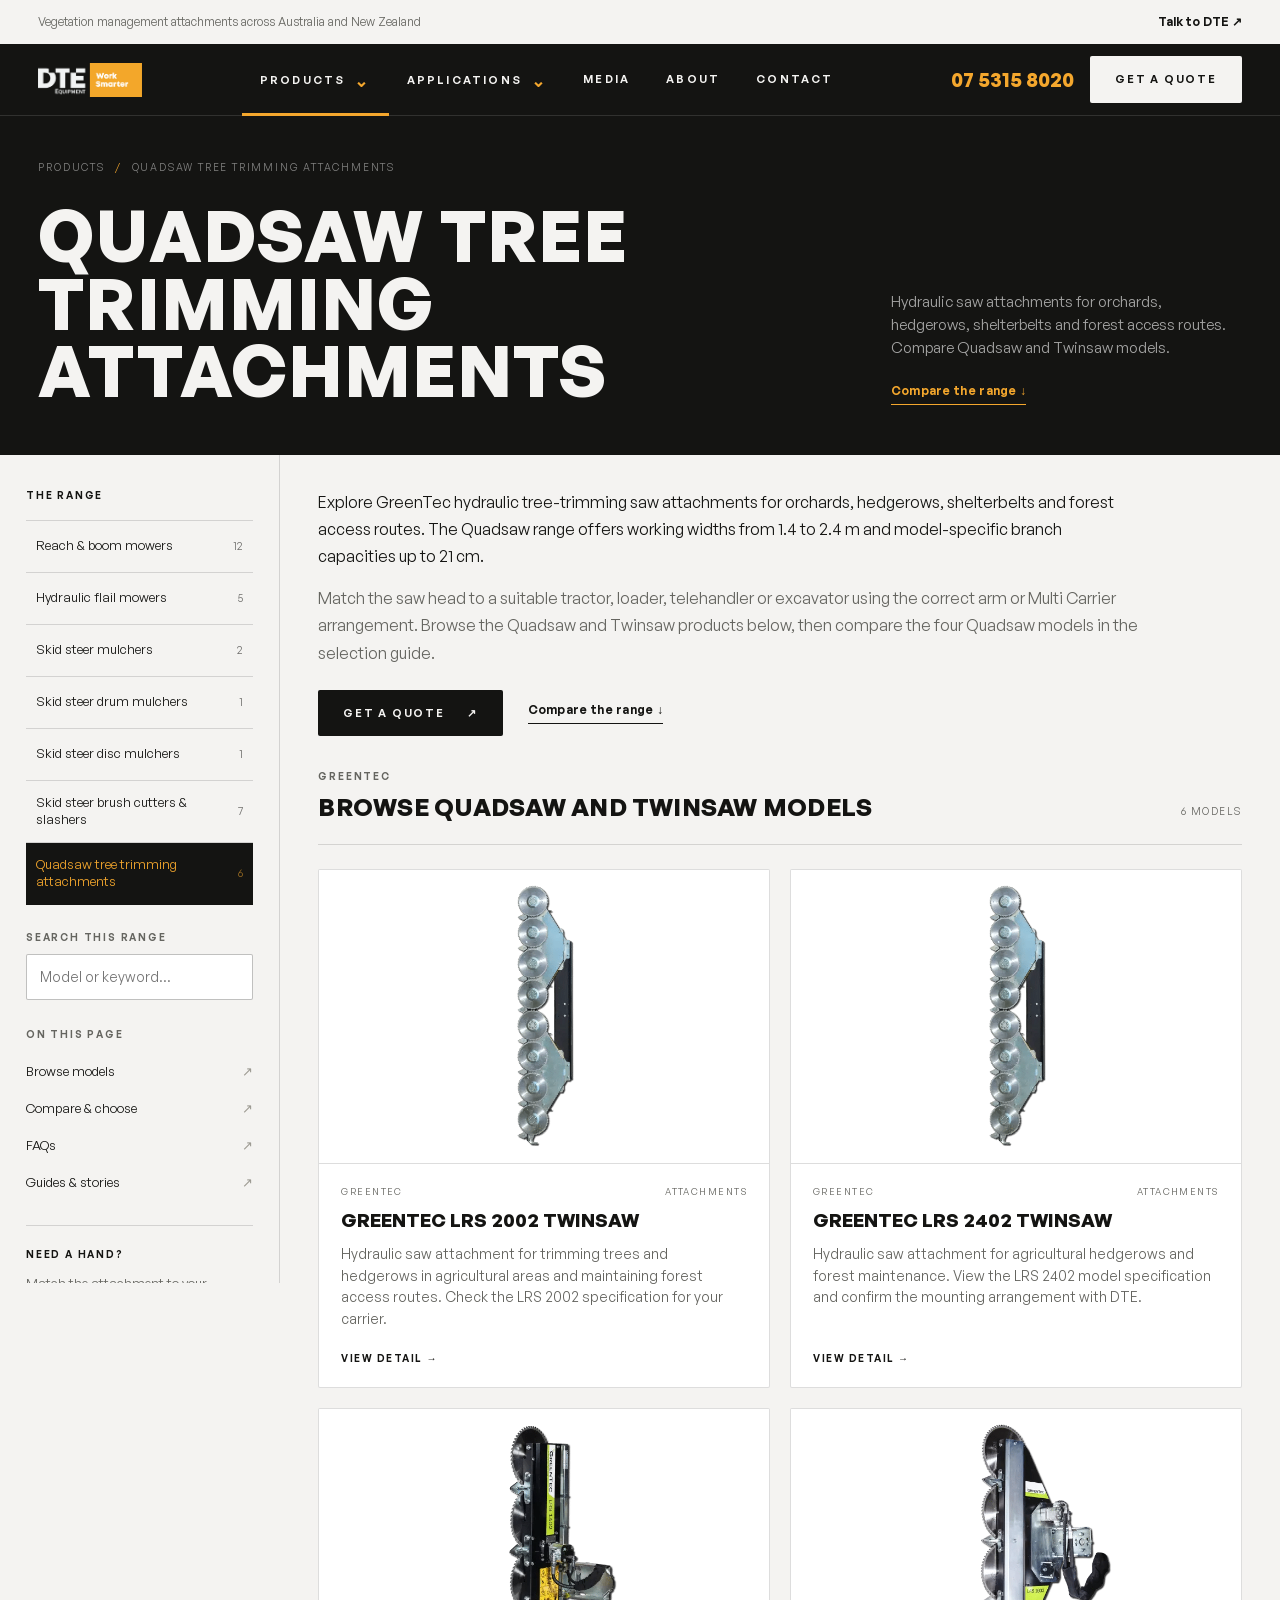
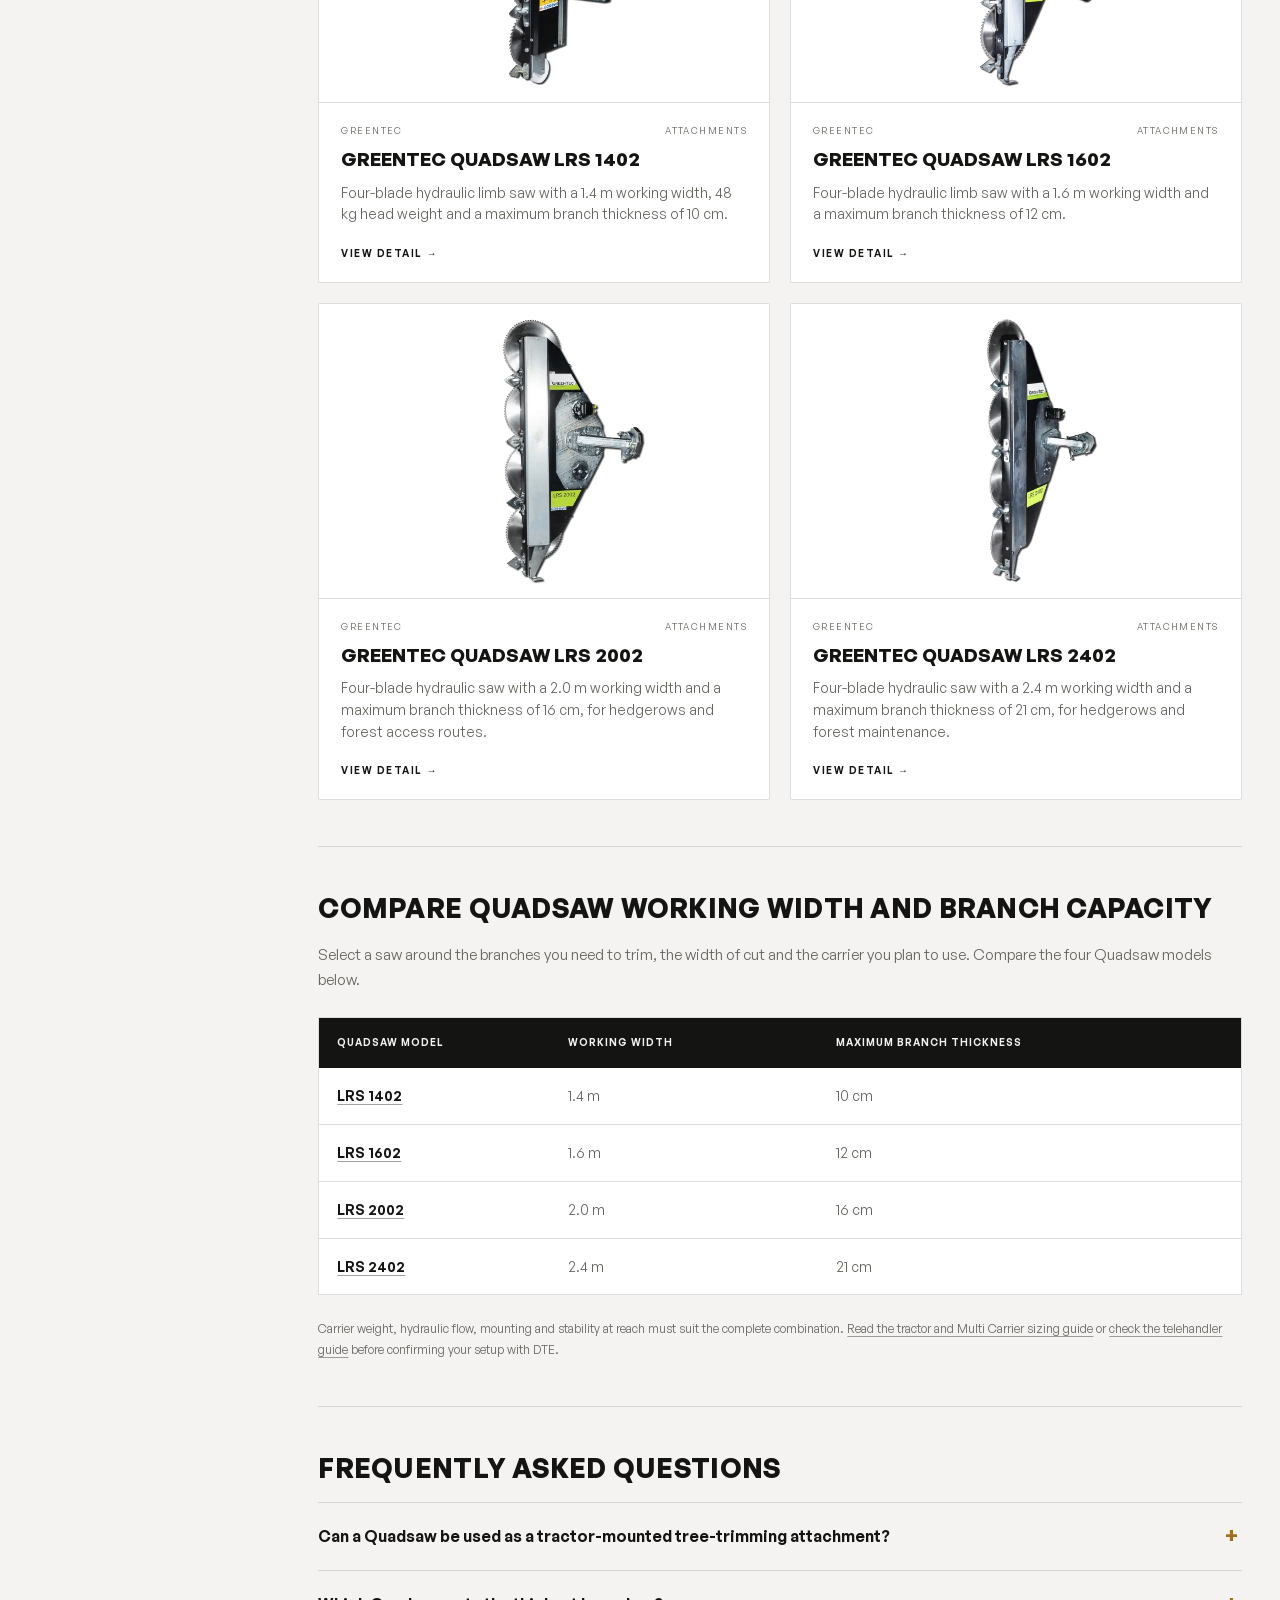
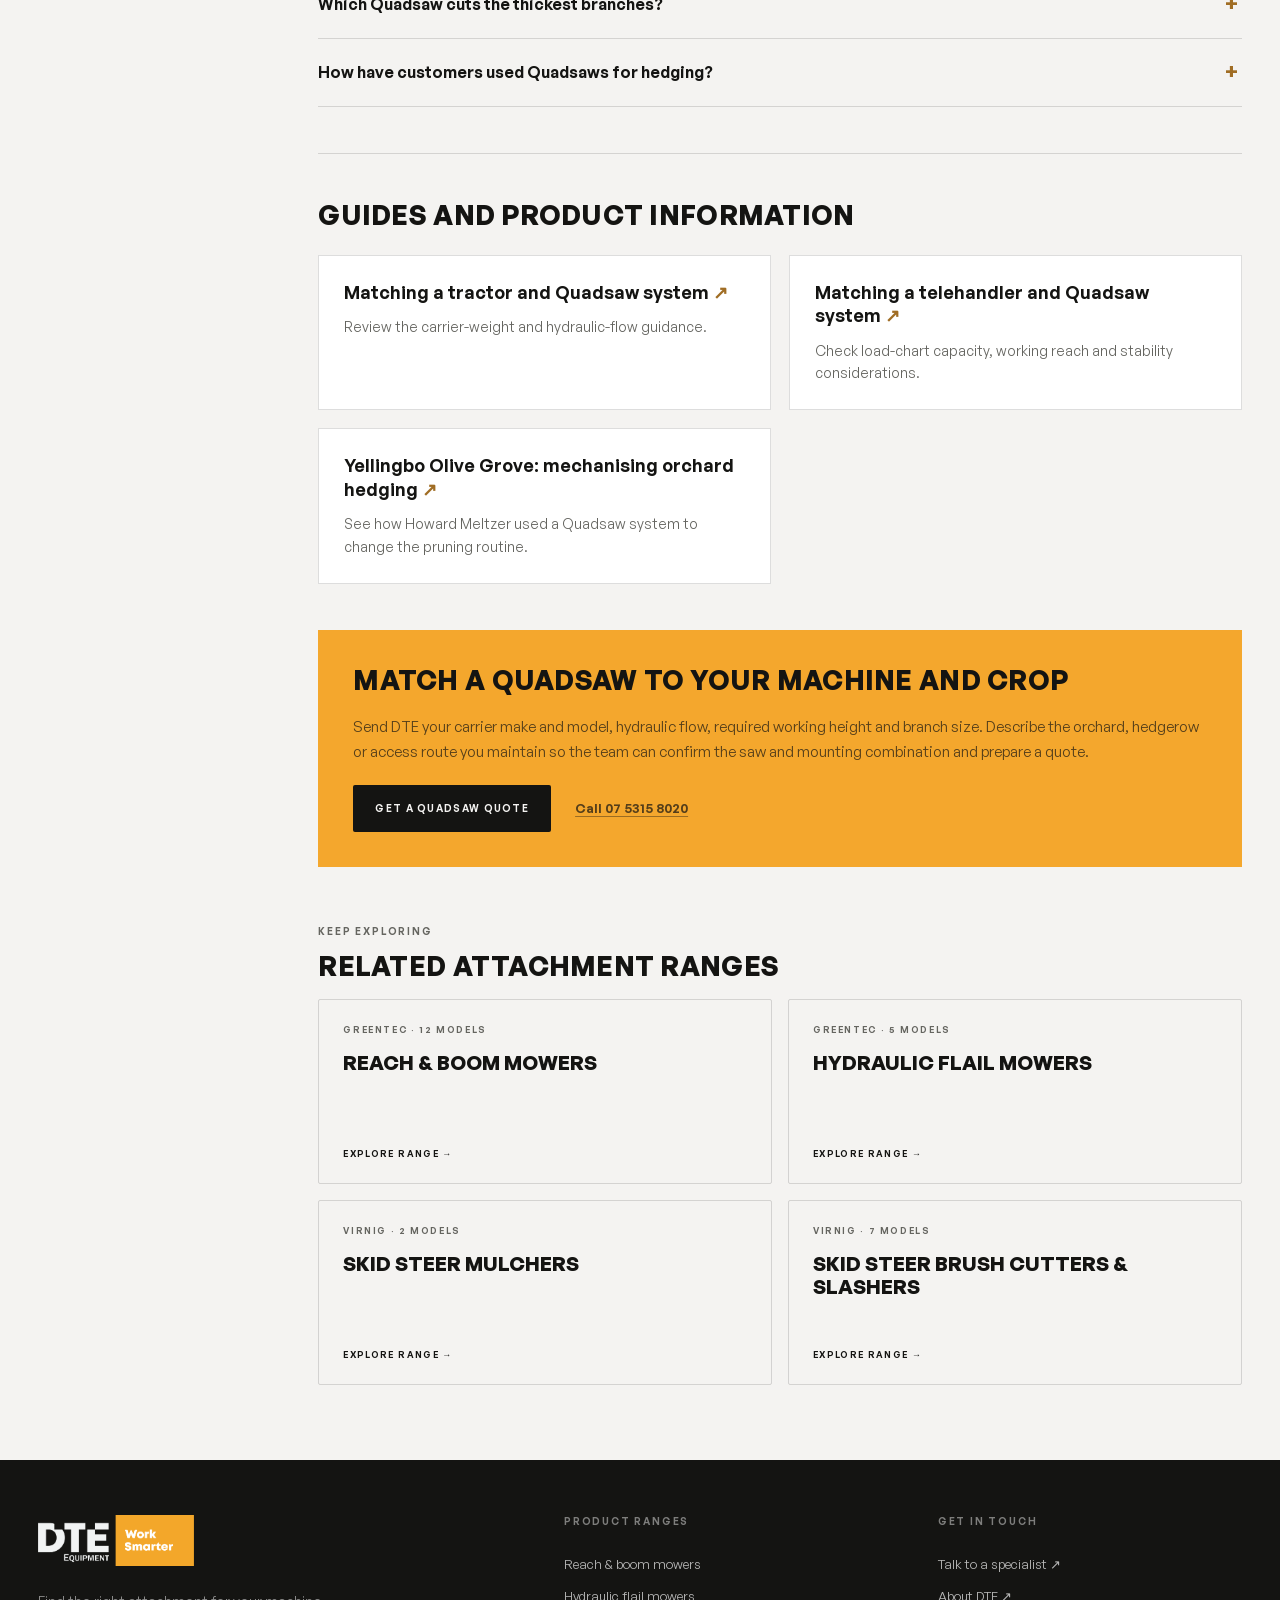
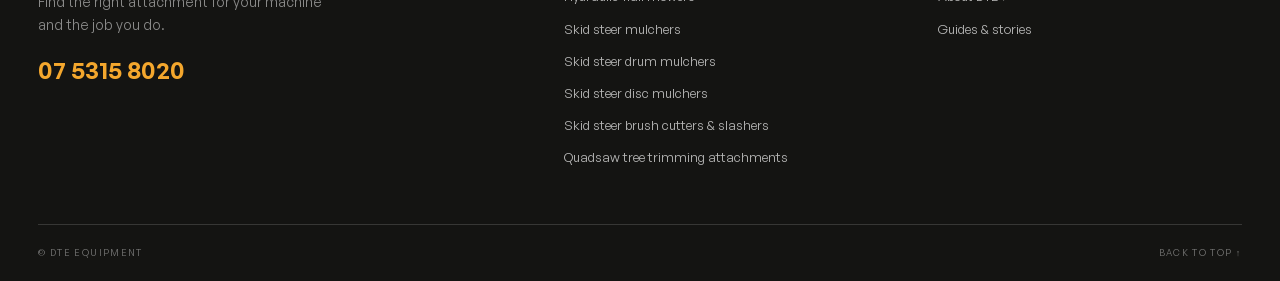
<file: quadsaws/index.html>
<!doctype html><html lang="en-AU"><head><meta charset="utf-8"><meta name="viewport" content="width=device-width, initial-scale=1"><meta name="robots" content="noindex,nofollow"><meta name="description" content="Compare GreenTec Quadsaw tree-trimming attachments for tractors, loaders and excavators. Check cutting widths, branch capacities and carrier suitability."><title>Quadsaw Tree Trimming Attachments | GreenTec | DTE</title><link rel="preload" href="../assets/fonts/general-sans-400-normal.woff2" as="font" type="font/woff2" crossorigin><link rel="stylesheet" href="../mockup.css"><script src="../mockup.js" defer></script></head><body><a class="skip-link" href="#main-content">Skip to content</a><div class="announcement"><span>Vegetation management attachments across Australia and New Zealand</span><a href="tel:0753158020">Talk to DTE ↗</a></div><header class="site-header"><a href="../reach-mowers/" class="logo" aria-label="DTE Equipment, browse the range"><img src="../assets/images/dte-logo.webp" alt="DTE Equipment" width="104" height="34"></a><button class="mobile-toggle" type="button" aria-expanded="false" aria-controls="main-nav">Menu <span aria-hidden="true">☰</span></button><nav id="main-nav" class="main-nav" aria-label="Main navigation"><details class="nav-dropdown active"><summary>Products <span>⌄</span></summary><div class="dropdown-panel"><div class="eyebrow">Explore the range</div><a href="../reach-mowers/" data-route="reach-mowers"><span>Reach &amp; boom mowers</span></a><a href="../flail-mowers/" data-route="flail-mowers"><span>Hydraulic flail mowers</span></a><a href="../skid-steer-mulchers/" data-route="skid-steer-mulchers"><span>Skid steer mulchers</span></a><a href="../drum-mulchers/" data-route="drum-mulchers"><span>Skid steer drum mulchers</span></a><a href="../disc-mulchers/" data-route="disc-mulchers"><span>Skid steer disc mulchers</span></a><a href="../brush-cutters/" data-route="brush-cutters"><span>Skid steer brush cutters &amp; slashers</span></a><a href="./" data-route="quadsaws" aria-current="page"><span>Quadsaw tree trimming attachments</span></a></div></details><details class="nav-dropdown"><summary>Applications <span>⌄</span></summary><div class="dropdown-panel"><a href="../applications/orchard/">Orchard hedging &amp; mulching</a><a href="../applications/roadside/">Roadside vegetation management</a><a href="../applications/land-clearing/">Land clearing &amp; mulching</a><a href="../applications/leucaena/">Leucaena management</a></div></details><a href="#quadsaws-resources">Media</a><a href="https://www.dte-equipment.com.au/about/" target="_blank" rel="noopener">About</a><a href="https://www.dte-equipment.com.au/contact/" target="_blank" rel="noopener">Contact</a></nav><div class="header-contact"><a class="phone" href="tel:0753158020">07 5315 8020</a><a class="button button-light" href="https://www.dte-equipment.com.au/contact/" target="_blank" rel="noopener">Get a quote</a></div></header><main id="main-content" tabindex="-1"><article class="category-page" id="quadsaws" data-title="Quadsaw Tree Trimming Attachments | GreenTec | DTE" data-description="Compare GreenTec Quadsaw tree-trimming attachments for tractors, loaders and excavators. Check cutting widths, branch capacities and carrier suitability.">
 <section class="category-hero"><div class="breadcrumbs"><a href="../reach-mowers/">Products</a><span>/</span>Quadsaw tree trimming attachments</div><div class="hero-layout"><h1 tabindex="-1">Quadsaw tree trimming attachments</h1><div class="hero-summary"><p>Hydraulic saw attachments for orchards, hedgerows, shelterbelts and forest access routes. Compare Quadsaw and Twinsaw models.</p><a class="text-link" href="#quadsaws-selection">Compare the range ↓</a></div></div></section>
 <div class="catalogue-layout"><aside class="category-sidebar" aria-label="Browse categories"><div class="eyebrow">The range</div><nav class="category-nav" aria-label="Product categories"><a href="../reach-mowers/" data-route="reach-mowers"><span>Reach &amp; boom mowers</span><small>12</small></a><a href="../flail-mowers/" data-route="flail-mowers"><span>Hydraulic flail mowers</span><small>5</small></a><a href="../skid-steer-mulchers/" data-route="skid-steer-mulchers"><span>Skid steer mulchers</span><small>2</small></a><a href="../drum-mulchers/" data-route="drum-mulchers"><span>Skid steer drum mulchers</span><small>1</small></a><a href="../disc-mulchers/" data-route="disc-mulchers"><span>Skid steer disc mulchers</span><small>1</small></a><a href="../brush-cutters/" data-route="brush-cutters"><span>Skid steer brush cutters &amp; slashers</span><small>7</small></a><a href="./" data-route="quadsaws" aria-current="page"><span>Quadsaw tree trimming attachments</span><small>6</small></a></nav><label class="eyebrow search-label" for="quadsaws-search">Search this range</label><input type="search" id="quadsaws-search" placeholder="Model or keyword…" autocomplete="off"><nav class="section-nav" aria-label="On this page"><div class="eyebrow">On this page</div><a href="#quadsaws-products">Browse models <span>↗</span></a><a href="#quadsaws-selection">Compare &amp; choose <span>↗</span></a><a href="#quadsaws-faq">FAQs <span>↗</span></a><a href="#quadsaws-resources">Guides &amp; stories <span>↗</span></a></nav><div class="sidebar-help"><div class="eyebrow">Need a hand?</div><p>Match the attachment to your machine and the work ahead.</p><a href="tel:0753158020">07 5315 8020 ↗</a></div></aside>
 <div class="catalogue-content"><section class="range-intro" aria-label="About this range"><p>Explore GreenTec hydraulic tree-trimming saw attachments for orchards, hedgerows, shelterbelts and forest access routes. The Quadsaw range offers working widths from 1.4 to 2.4 m and model-specific branch capacities up to 21 cm.</p><p>Match the saw head to a suitable tractor, loader, telehandler or excavator using the correct arm or Multi Carrier arrangement. Browse the Quadsaw and Twinsaw products below, then compare the four Quadsaw models in the selection guide.</p><div class="intro-actions"><a class="button button-dark" href="https://www.dte-equipment.com.au/contact/" target="_blank" rel="noopener">Get a quote <span>↗</span></a><a class="text-link" href="#quadsaws-selection">Compare the range ↓</a></div></section><section id="quadsaws-products" class="product-section" aria-labelledby="quadsaws-products-title"><div class="range-heading"><div><span class="eyebrow">GreenTec</span><h2 id="quadsaws-products-title">Browse Quadsaw and Twinsaw models</h2></div><span class="model-count" aria-live="polite">6 models</span></div><div class="product-grid"><article class="product-card" data-product="greentec lrs 2002 twinsaw hydraulic saw attachment for trimming trees and hedgerows in agricultural areas and maintaining forest access routes. check the lrs 2002 specification for your carrier." data-product-id="11705"><a href="https://www.dte-equipment.com.au/product/twinsaw-lrs-2002-2402/" target="_blank" rel="noopener"><div class="product-image"><img src="../assets/images/503c23c6f5a1.png" alt="Greentec LRS 2002 Twinsaw" loading="eager" width="800" height="600"></div><div class="product-copy"><div class="product-meta"><span>GreenTec</span><span>Attachments</span></div><h3>Greentec LRS 2002 Twinsaw</h3><p>Hydraulic saw attachment for trimming trees and hedgerows in agricultural areas and maintaining forest access routes. Check the LRS 2002 specification for your carrier.</p><span class="view-detail">View detail <span aria-hidden="true">→</span></span></div></a></article><article class="product-card" data-product="greentec lrs 2402 twinsaw hydraulic saw attachment for agricultural hedgerows and forest maintenance. view the lrs 2402 model specification and confirm the mounting arrangement with dte." data-product-id="11707"><a href="https://www.dte-equipment.com.au/product/twinsaw-lrs-2002-2402-2/" target="_blank" rel="noopener"><div class="product-image"><img src="../assets/images/503c23c6f5a1.png" alt="Greentec LRS 2402 Twinsaw" loading="eager" width="800" height="600"></div><div class="product-copy"><div class="product-meta"><span>GreenTec</span><span>Attachments</span></div><h3>Greentec LRS 2402 Twinsaw</h3><p>Hydraulic saw attachment for agricultural hedgerows and forest maintenance. View the LRS 2402 model specification and confirm the mounting arrangement with DTE.</p><span class="view-detail">View detail <span aria-hidden="true">→</span></span></div></a></article><article class="product-card" data-product="greentec quadsaw lrs 1402 four-blade hydraulic limb saw with a 1.4 m working width, 48 kg head weight and a maximum branch thickness of 10 cm." data-product-id="11664"><a href="https://www.dte-equipment.com.au/product/quadsaw-lrs-1402/" target="_blank" rel="noopener"><div class="product-image"><img src="../assets/images/c2b6b25d87e5.png" alt="Greentec Quadsaw LRS 1402" loading="lazy" width="800" height="600"></div><div class="product-copy"><div class="product-meta"><span>GreenTec</span><span>Attachments</span></div><h3>Greentec Quadsaw LRS 1402</h3><p>Four-blade hydraulic limb saw with a 1.4 m working width, 48 kg head weight and a maximum branch thickness of 10 cm.</p><span class="view-detail">View detail <span aria-hidden="true">→</span></span></div></a></article><article class="product-card" data-product="greentec quadsaw lrs 1602 four-blade hydraulic limb saw with a 1.6 m working width and a maximum branch thickness of 12 cm." data-product-id="11666"><a href="https://www.dte-equipment.com.au/product/quadsaw-lrs-1602/" target="_blank" rel="noopener"><div class="product-image"><img src="../assets/images/0069cac232ea.webp" alt="Greentec Quadsaw LRS 1602" loading="lazy" width="800" height="600"></div><div class="product-copy"><div class="product-meta"><span>GreenTec</span><span>Attachments</span></div><h3>Greentec Quadsaw LRS 1602</h3><p>Four-blade hydraulic limb saw with a 1.6 m working width and a maximum branch thickness of 12 cm.</p><span class="view-detail">View detail <span aria-hidden="true">→</span></span></div></a></article><article class="product-card" data-product="greentec quadsaw lrs 2002 four-blade hydraulic saw with a 2.0 m working width and a maximum branch thickness of 16 cm, for hedgerows and forest access routes." data-product-id="11668"><a href="https://www.dte-equipment.com.au/product/quadsaw-lrs-2002/" target="_blank" rel="noopener"><div class="product-image"><img src="../assets/images/94efe38ae62e.webp" alt="Greentec Quadsaw LRS 2002" loading="lazy" width="800" height="600"></div><div class="product-copy"><div class="product-meta"><span>GreenTec</span><span>Attachments</span></div><h3>Greentec Quadsaw LRS 2002</h3><p>Four-blade hydraulic saw with a 2.0 m working width and a maximum branch thickness of 16 cm, for hedgerows and forest access routes.</p><span class="view-detail">View detail <span aria-hidden="true">→</span></span></div></a></article><article class="product-card" data-product="greentec quadsaw lrs 2402 four-blade hydraulic saw with a 2.4 m working width and a maximum branch thickness of 21 cm, for hedgerows and forest maintenance." data-product-id="11670"><a href="https://www.dte-equipment.com.au/product/quadsaw-lrs-2402/" target="_blank" rel="noopener"><div class="product-image"><img src="../assets/images/d4590a932e55.webp" alt="Greentec Quadsaw LRS 2402" loading="lazy" width="800" height="600"></div><div class="product-copy"><div class="product-meta"><span>GreenTec</span><span>Attachments</span></div><h3>Greentec Quadsaw LRS 2402</h3><p>Four-blade hydraulic saw with a 2.4 m working width and a maximum branch thickness of 21 cm, for hedgerows and forest maintenance.</p><span class="view-detail">View detail <span aria-hidden="true">→</span></span></div></a></article></div><div class="no-results" hidden><h3>No matching models</h3><p>Try another model name or keyword.</p><button class="button button-dark clear-search" type="button">Clear search</button></div></section><div class="dte-category-detail"><section class="dte-category-block" id="quadsaws-selection" aria-labelledby="quadsaws-selection-title"><h2 id="quadsaws-selection-title">Compare Quadsaw working width and branch capacity</h2><p>Select a saw around the branches you need to trim, the width of cut and the carrier you plan to use. Compare the four Quadsaw models below.</p><p class="dte-category-table-hint">Swipe to compare all columns.</p><div class="dte-category-table" role="region" aria-label="Compare Quadsaw working width and branch capacity" tabindex="0"><table><caption>Compare Quadsaw working width and branch capacity</caption><thead><tr><th scope="col">Quadsaw model</th><th scope="col">Working width</th><th scope="col">Maximum branch thickness</th></tr></thead><tbody><tr><th scope="row"><a href="https://www.dte-equipment.com.au/product/quadsaw-lrs-1402/">LRS 1402</a></th><td>1.4 m</td><td>10 cm</td></tr><tr><th scope="row"><a href="https://www.dte-equipment.com.au/product/quadsaw-lrs-1602/">LRS 1602</a></th><td>1.6 m</td><td>12 cm</td></tr><tr><th scope="row"><a href="https://www.dte-equipment.com.au/product/quadsaw-lrs-2002/">LRS 2002</a></th><td>2.0 m</td><td>16 cm</td></tr><tr><th scope="row"><a href="https://www.dte-equipment.com.au/product/quadsaw-lrs-2402/">LRS 2402</a></th><td>2.4 m</td><td>21 cm</td></tr></tbody></table></div><p class="dte-category-note">Carrier weight, hydraulic flow, mounting and stability at reach must suit the complete combination. <a href="https://www.dte-equipment.com.au/what-size-tractor-do-i-need-for-my-quadsaw-multi-carrier/">Read the tractor and Multi Carrier sizing guide</a> or <a href="https://www.dte-equipment.com.au/what-size-telehandler-do-i-need-for-a-greentec-quadsaw-multi-carrier/">check the telehandler guide</a> before confirming your setup with DTE.</p></section><section class="dte-category-block dte-category-faq" aria-labelledby="quadsaws-faq-title" id="quadsaws-faq"><h2 id="quadsaws-faq-title">Frequently asked questions</h2><details><summary>Can a Quadsaw be used as a tractor-mounted tree-trimming attachment?</summary><div><p>Yes. Quadsaws can mount on tractors and front loaders using compatible boom arms or Multi Carriers. Excavator and telehandler arrangements are available for selected models. Check the exact saw, carrier and mounting combination with DTE.</p></div></details><details><summary>Which Quadsaw cuts the thickest branches?</summary><div><p>The LRS 2402 has the largest maximum branch thickness in this Quadsaw range, at 21 cm. The LRS 1402, 1602 and 2002 are listed at 10, 12 and 16 cm respectively. Use the full product specification when selecting a model.</p></div></details><details><summary>How have customers used Quadsaws for hedging?</summary><div><p>At Yellingbo Olive Grove, Howard Meltzer’s published story describes pruning around 2,000 olive trees in approximately 10 days with an LRS 1602 system. Pinecliffe’s story reports that one operator could complete work that previously needed two or three people. These are individual customer experiences. <a href="https://www.dte-equipment.com.au/saves-time-money-and-physical-strain-howard-meltzer-mechanizes-orchard-hedging/">Read the Yellingbo story</a> and <a href="https://www.dte-equipment.com.au/jack-evans-hedging-at-pinecliff-freedman-racing/">the Pinecliffe story</a>.</p></div></details></section><section class="dte-category-block" aria-labelledby="quadsaws-resources-title" id="quadsaws-resources"><h2 id="quadsaws-resources-title">Guides and product information</h2><ul class="dte-category-resources"><li><a href="https://www.dte-equipment.com.au/what-size-tractor-do-i-need-for-my-quadsaw-multi-carrier/">Matching a tractor and Quadsaw system</a><p>Review the carrier-weight and hydraulic-flow guidance.</p></li><li><a href="https://www.dte-equipment.com.au/what-size-telehandler-do-i-need-for-a-greentec-quadsaw-multi-carrier/">Matching a telehandler and Quadsaw system</a><p>Check load-chart capacity, working reach and stability considerations.</p></li><li><a href="https://www.dte-equipment.com.au/saves-time-money-and-physical-strain-howard-meltzer-mechanizes-orchard-hedging/">Yellingbo Olive Grove: mechanising orchard hedging</a><p>See how Howard Meltzer used a Quadsaw system to change the pruning routine.</p></li></ul></section><section class="dte-category-block dte-category-fit" aria-labelledby="quadsaws-fit-title"><h2 id="quadsaws-fit-title">Match a Quadsaw to your machine and crop</h2><p>Send DTE your carrier make and model, hydraulic flow, required working height and branch size. Describe the orchard, hedgerow or access route you maintain so the team can confirm the saw and mounting combination and prepare a quote.</p><p class="dte-category-actions"><a class="w-btn us-btn-style_7" href="https://www.dte-equipment.com.au/contact/"><span class="w-btn-label">Get a Quadsaw quote</span></a><a href="tel:0753158020">Call 07 5315 8020</a></p></section></div><section class="related-ranges"><div class="eyebrow">Keep exploring</div><h2>Related attachment ranges</h2><div class="related-grid"><a class="related-card" href="../reach-mowers/"><span class="eyebrow">GreenTec · 12 models</span><h3>Reach &amp; boom mowers</h3><span class="view-detail">Explore range →</span></a><a class="related-card" href="../flail-mowers/"><span class="eyebrow">GreenTec · 5 models</span><h3>Hydraulic flail mowers</h3><span class="view-detail">Explore range →</span></a><a class="related-card" href="../skid-steer-mulchers/"><span class="eyebrow">Virnig · 2 models</span><h3>Skid steer mulchers</h3><span class="view-detail">Explore range →</span></a><a class="related-card" href="../brush-cutters/"><span class="eyebrow">Virnig · 7 models</span><h3>Skid steer brush cutters &amp; slashers</h3><span class="view-detail">Explore range →</span></a></div></section></div></div></article></main><footer><div class="footer-main"><div class="footer-brand"><a href="../reach-mowers/"><img src="../assets/images/dte-logo.webp" alt="DTE Equipment" width="156" height="51"></a><p>Find the right attachment for your machine and the job you do.</p><a class="footer-phone" href="tel:0753158020">07 5315 8020</a></div><div><h2 class="eyebrow">Product ranges</h2><nav aria-label="Footer product ranges"><a href="../reach-mowers/" data-route="reach-mowers"><span>Reach &amp; boom mowers</span></a><a href="../flail-mowers/" data-route="flail-mowers"><span>Hydraulic flail mowers</span></a><a href="../skid-steer-mulchers/" data-route="skid-steer-mulchers"><span>Skid steer mulchers</span></a><a href="../drum-mulchers/" data-route="drum-mulchers"><span>Skid steer drum mulchers</span></a><a href="../disc-mulchers/" data-route="disc-mulchers"><span>Skid steer disc mulchers</span></a><a href="../brush-cutters/" data-route="brush-cutters"><span>Skid steer brush cutters &amp; slashers</span></a><a href="./" data-route="quadsaws" aria-current="page"><span>Quadsaw tree trimming attachments</span></a></nav></div><div><h2 class="eyebrow">Get in touch</h2><a href="https://www.dte-equipment.com.au/contact/" target="_blank" rel="noopener">Talk to a specialist ↗</a><a href="https://www.dte-equipment.com.au/about/" target="_blank" rel="noopener">About DTE ↗</a><a href="#quadsaws-resources">Guides & stories</a></div></div><div class="footer-bottom"><span>© DTE Equipment</span><a href="#main-content">Back to top ↑</a></div></footer></body></html>
</file>
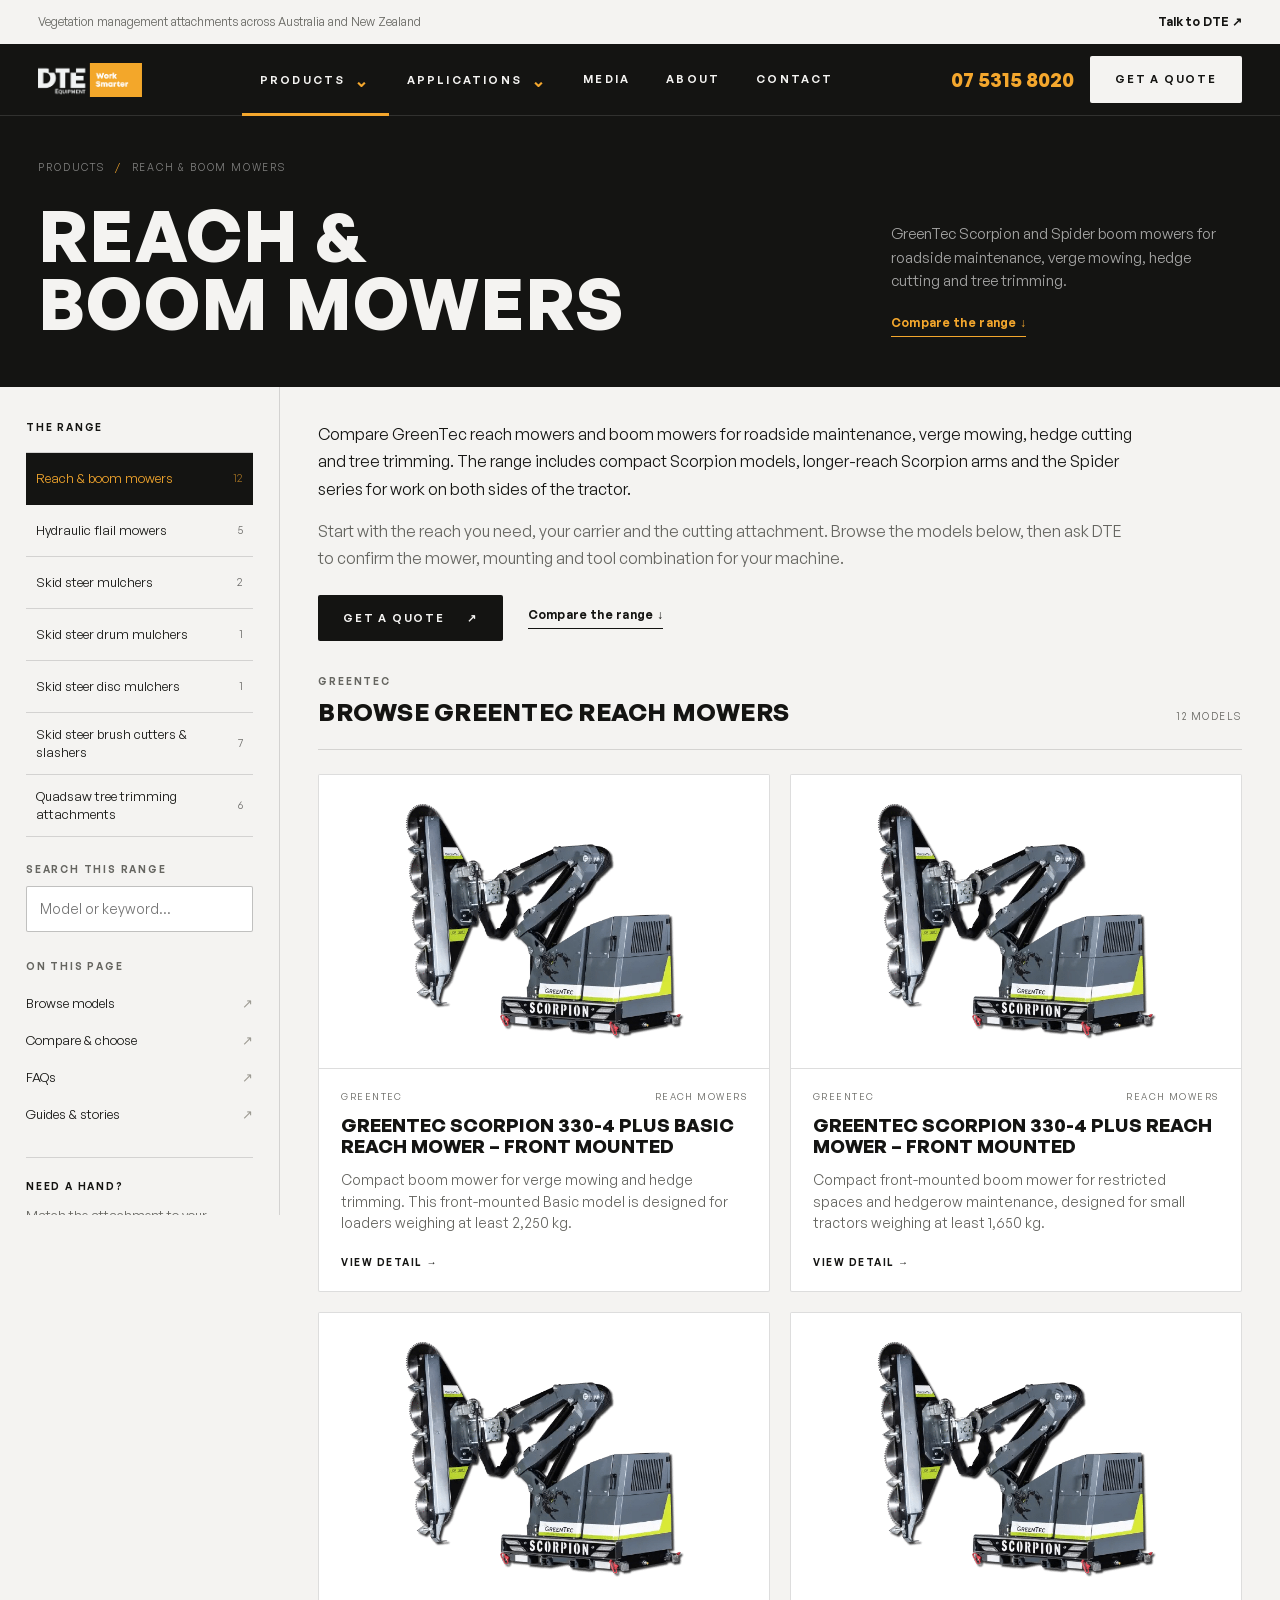
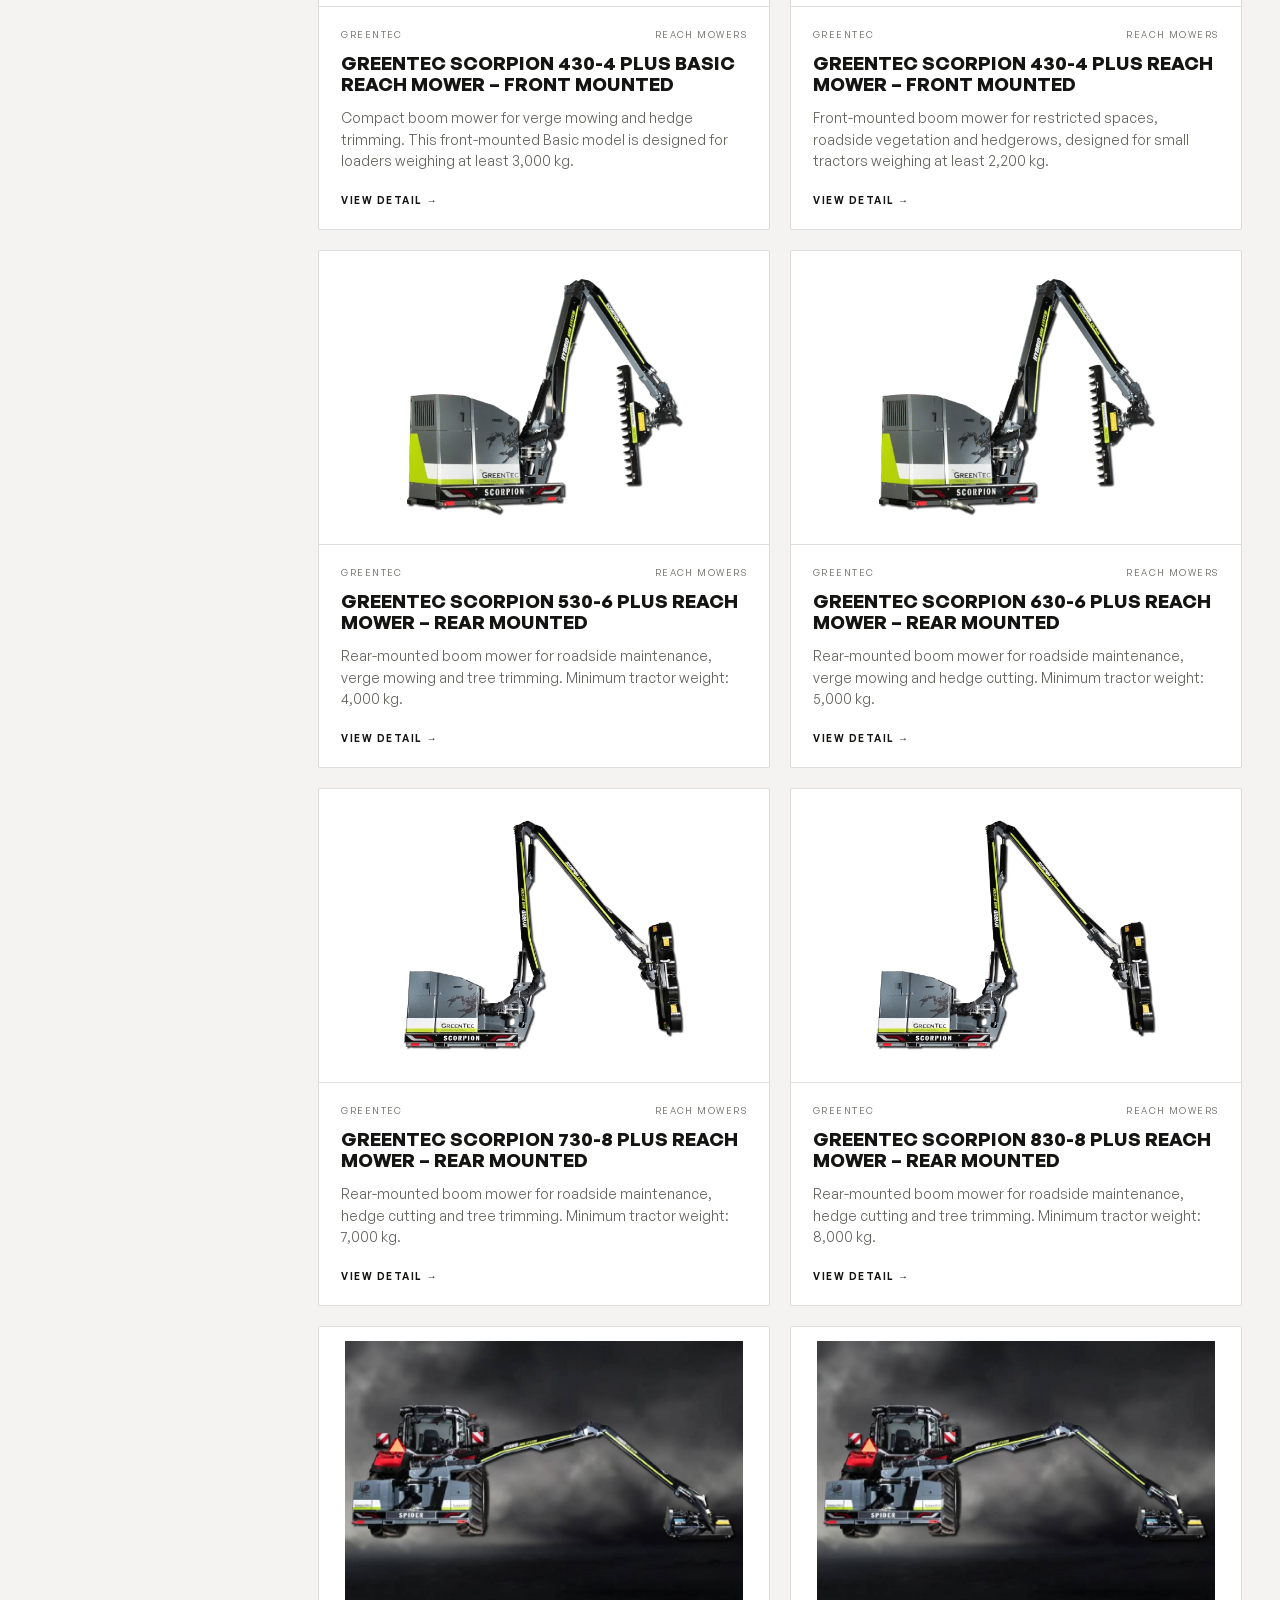
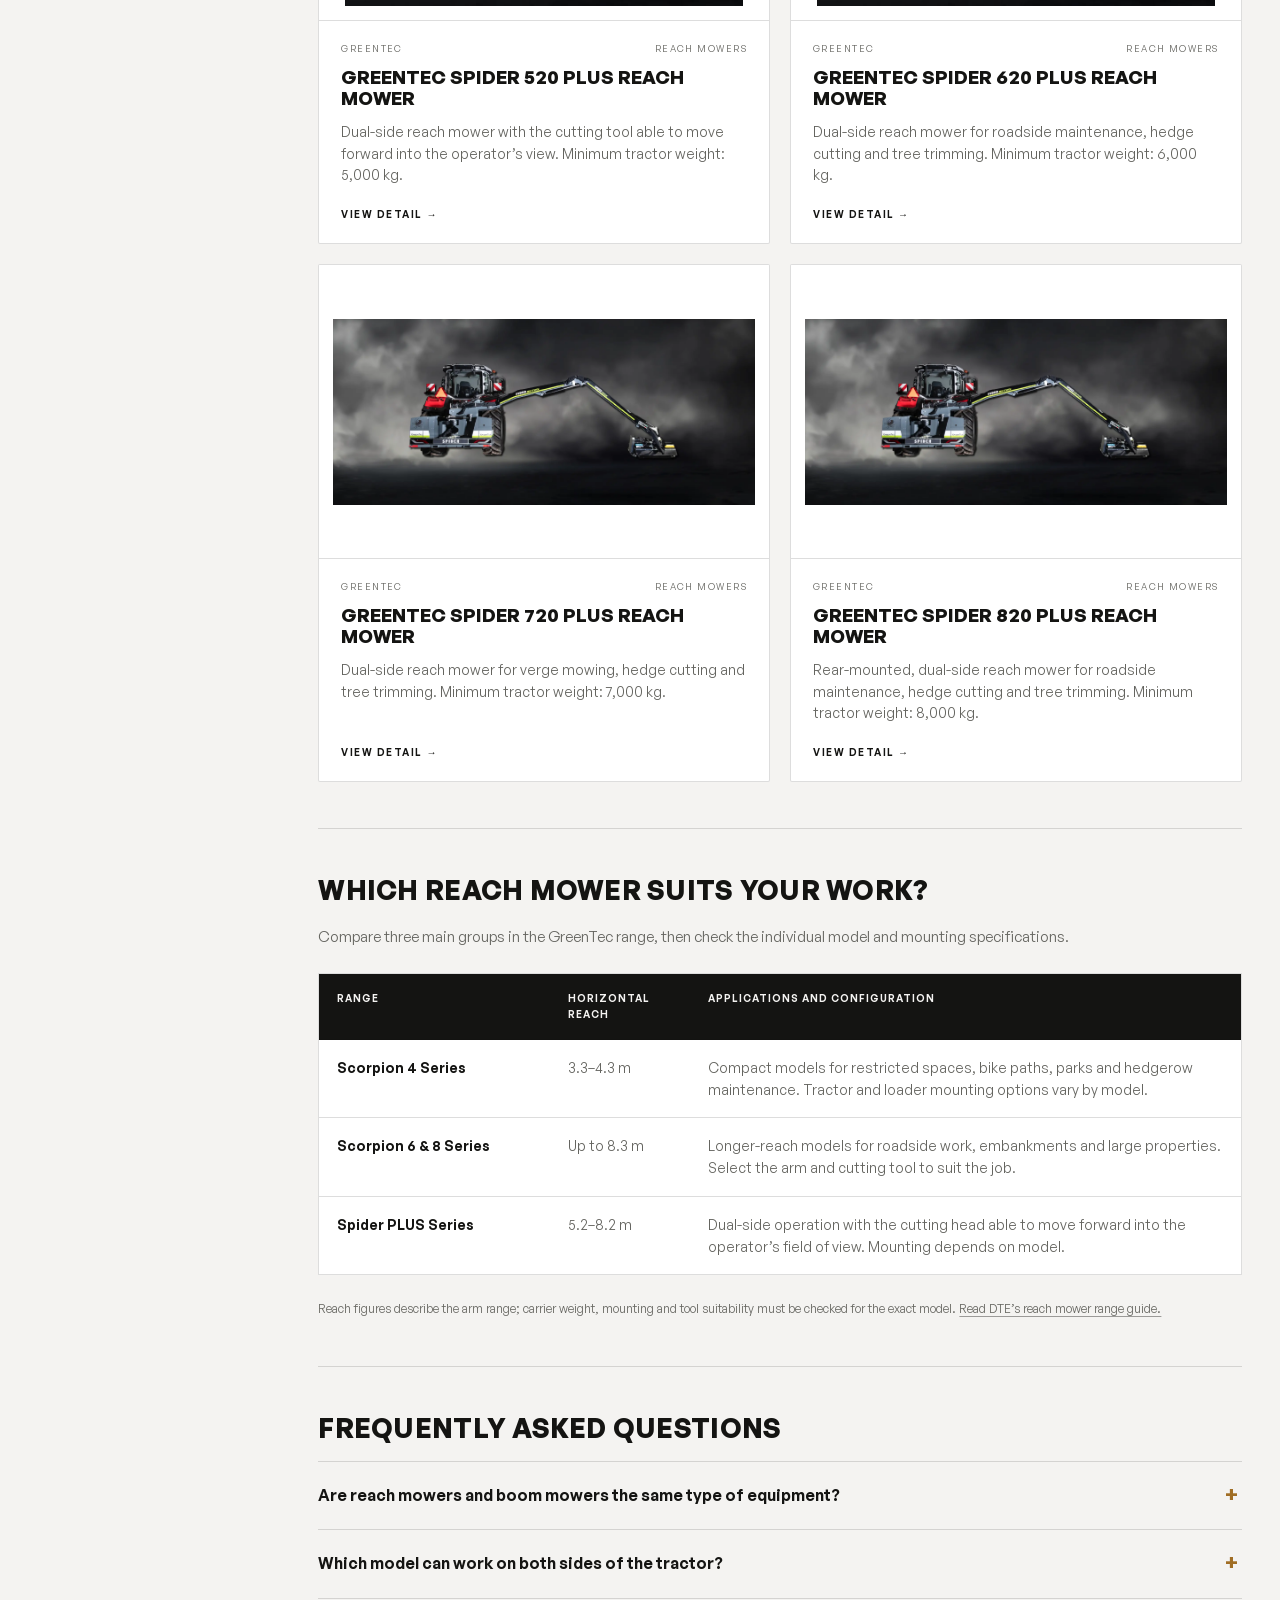
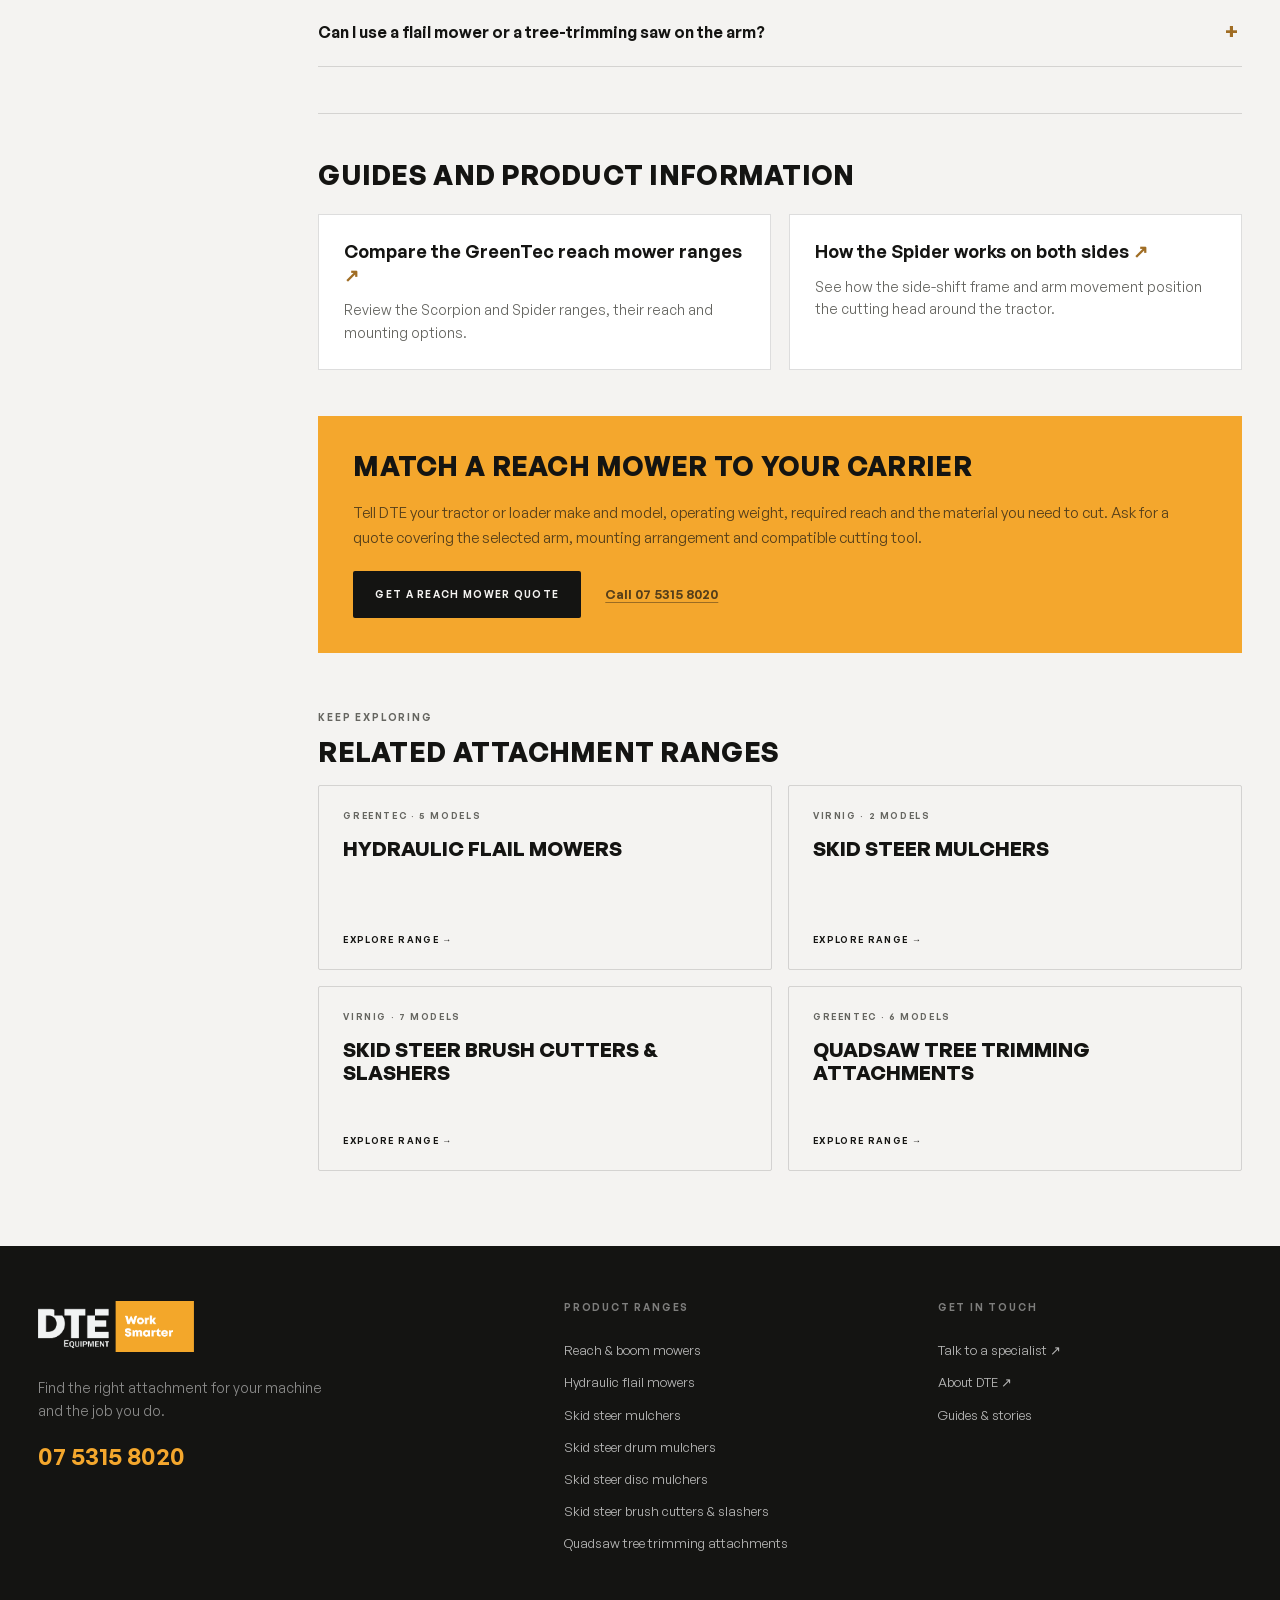
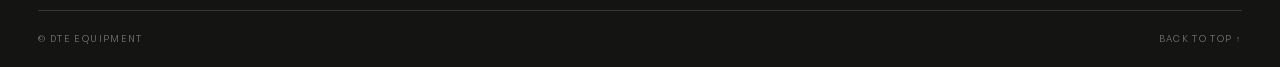
<file: reach-mowers/index.html>
<!doctype html><html lang="en-AU"><head><meta charset="utf-8"><meta name="viewport" content="width=device-width, initial-scale=1"><meta name="robots" content="noindex,nofollow"><meta name="description" content="Compare GreenTec Spider and Scorpion reach mowers for roadside mowing, hedge cutting and tree trimming. Check mounting options and request a DTE quote."><title>Reach &amp; Boom Mowers for Sale Australia | GreenTec | DTE</title><link rel="preload" href="../assets/fonts/general-sans-400-normal.woff2" as="font" type="font/woff2" crossorigin><link rel="stylesheet" href="../mockup.css"><script src="../mockup.js" defer></script></head><body><a class="skip-link" href="#main-content">Skip to content</a><div class="announcement"><span>Vegetation management attachments across Australia and New Zealand</span><a href="tel:0753158020">Talk to DTE ↗</a></div><header class="site-header"><a href="./" class="logo" aria-label="DTE Equipment, browse the range"><img src="../assets/images/dte-logo.webp" alt="DTE Equipment" width="104" height="34"></a><button class="mobile-toggle" type="button" aria-expanded="false" aria-controls="main-nav">Menu <span aria-hidden="true">☰</span></button><nav id="main-nav" class="main-nav" aria-label="Main navigation"><details class="nav-dropdown active"><summary>Products <span>⌄</span></summary><div class="dropdown-panel"><div class="eyebrow">Explore the range</div><a href="./" data-route="reach-mowers" aria-current="page"><span>Reach &amp; boom mowers</span></a><a href="../flail-mowers/" data-route="flail-mowers"><span>Hydraulic flail mowers</span></a><a href="../skid-steer-mulchers/" data-route="skid-steer-mulchers"><span>Skid steer mulchers</span></a><a href="../drum-mulchers/" data-route="drum-mulchers"><span>Skid steer drum mulchers</span></a><a href="../disc-mulchers/" data-route="disc-mulchers"><span>Skid steer disc mulchers</span></a><a href="../brush-cutters/" data-route="brush-cutters"><span>Skid steer brush cutters &amp; slashers</span></a><a href="../quadsaws/" data-route="quadsaws"><span>Quadsaw tree trimming attachments</span></a></div></details><details class="nav-dropdown"><summary>Applications <span>⌄</span></summary><div class="dropdown-panel"><a href="../applications/orchard/">Orchard hedging &amp; mulching</a><a href="../applications/roadside/">Roadside vegetation management</a><a href="../applications/land-clearing/">Land clearing &amp; mulching</a><a href="../applications/leucaena/">Leucaena management</a></div></details><a href="#reach-mowers-resources">Media</a><a href="https://www.dte-equipment.com.au/about/" target="_blank" rel="noopener">About</a><a href="https://www.dte-equipment.com.au/contact/" target="_blank" rel="noopener">Contact</a></nav><div class="header-contact"><a class="phone" href="tel:0753158020">07 5315 8020</a><a class="button button-light" href="https://www.dte-equipment.com.au/contact/" target="_blank" rel="noopener">Get a quote</a></div></header><main id="main-content" tabindex="-1"><article class="category-page" id="reach-mowers" data-title="Reach &amp; Boom Mowers for Sale Australia | GreenTec | DTE" data-description="Compare GreenTec Spider and Scorpion reach mowers for roadside mowing, hedge cutting and tree trimming. Check mounting options and request a DTE quote.">
 <section class="category-hero"><div class="breadcrumbs"><a href="./">Products</a><span>/</span>Reach &amp; boom mowers</div><div class="hero-layout"><h1 tabindex="-1">Reach &amp; boom mowers</h1><div class="hero-summary"><p>GreenTec Scorpion and Spider boom mowers for roadside maintenance, verge mowing, hedge cutting and tree trimming.</p><a class="text-link" href="#reach-mowers-selection">Compare the range ↓</a></div></div></section>
 <div class="catalogue-layout"><aside class="category-sidebar" aria-label="Browse categories"><div class="eyebrow">The range</div><nav class="category-nav" aria-label="Product categories"><a href="./" data-route="reach-mowers" aria-current="page"><span>Reach &amp; boom mowers</span><small>12</small></a><a href="../flail-mowers/" data-route="flail-mowers"><span>Hydraulic flail mowers</span><small>5</small></a><a href="../skid-steer-mulchers/" data-route="skid-steer-mulchers"><span>Skid steer mulchers</span><small>2</small></a><a href="../drum-mulchers/" data-route="drum-mulchers"><span>Skid steer drum mulchers</span><small>1</small></a><a href="../disc-mulchers/" data-route="disc-mulchers"><span>Skid steer disc mulchers</span><small>1</small></a><a href="../brush-cutters/" data-route="brush-cutters"><span>Skid steer brush cutters &amp; slashers</span><small>7</small></a><a href="../quadsaws/" data-route="quadsaws"><span>Quadsaw tree trimming attachments</span><small>6</small></a></nav><label class="eyebrow search-label" for="reach-mowers-search">Search this range</label><input type="search" id="reach-mowers-search" placeholder="Model or keyword…" autocomplete="off"><nav class="section-nav" aria-label="On this page"><div class="eyebrow">On this page</div><a href="#reach-mowers-products">Browse models <span>↗</span></a><a href="#reach-mowers-selection">Compare &amp; choose <span>↗</span></a><a href="#reach-mowers-faq">FAQs <span>↗</span></a><a href="#reach-mowers-resources">Guides &amp; stories <span>↗</span></a></nav><div class="sidebar-help"><div class="eyebrow">Need a hand?</div><p>Match the attachment to your machine and the work ahead.</p><a href="tel:0753158020">07 5315 8020 ↗</a></div></aside>
 <div class="catalogue-content"><section class="range-intro" aria-label="About this range"><p>Compare GreenTec reach mowers and boom mowers for roadside maintenance, verge mowing, hedge cutting and tree trimming. The range includes compact Scorpion models, longer-reach Scorpion arms and the Spider series for work on both sides of the tractor.</p><p>Start with the reach you need, your carrier and the cutting attachment. Browse the models below, then ask DTE to confirm the mower, mounting and tool combination for your machine.</p><div class="intro-actions"><a class="button button-dark" href="https://www.dte-equipment.com.au/contact/" target="_blank" rel="noopener">Get a quote <span>↗</span></a><a class="text-link" href="#reach-mowers-selection">Compare the range ↓</a></div></section><section id="reach-mowers-products" class="product-section" aria-labelledby="reach-mowers-products-title"><div class="range-heading"><div><span class="eyebrow">GreenTec</span><h2 id="reach-mowers-products-title">Browse GreenTec reach mowers</h2></div><span class="model-count" aria-live="polite">12 models</span></div><div class="product-grid"><article class="product-card" data-product="greentec scorpion 330-4 plus basic reach mower – front mounted compact boom mower for verge mowing and hedge trimming. this front-mounted basic model is designed for loaders weighing at least 2,250 kg." data-product-id="11681"><a href="https://www.dte-equipment.com.au/product/scorpion-330-430-basic-front-2/" target="_blank" rel="noopener"><div class="product-image"><img src="../assets/images/2cbc0aaace8e.png" alt="Greentec Scorpion 330-4 Plus Basic Reach Mower – Front Mounted" loading="eager" width="800" height="600"></div><div class="product-copy"><div class="product-meta"><span>GreenTec</span><span>Reach mowers</span></div><h3>Greentec Scorpion 330-4 Plus Basic Reach Mower – Front Mounted</h3><p>Compact boom mower for verge mowing and hedge trimming. This front-mounted Basic model is designed for loaders weighing at least 2,250 kg.</p><span class="view-detail">View detail <span aria-hidden="true">→</span></span></div></a></article><article class="product-card" data-product="greentec scorpion 330-4 plus reach mower – front mounted compact front-mounted boom mower for restricted spaces and hedgerow maintenance, designed for small tractors weighing at least 1,650 kg." data-product-id="11686"><a href="https://www.dte-equipment.com.au/product/scorpion-330-430-front-and-rear-mounted-3/" target="_blank" rel="noopener"><div class="product-image"><img src="../assets/images/2cbc0aaace8e.png" alt="Greentec Scorpion 330-4 Plus Reach Mower – Front Mounted" loading="eager" width="800" height="600"></div><div class="product-copy"><div class="product-meta"><span>GreenTec</span><span>Reach mowers</span></div><h3>Greentec Scorpion 330-4 Plus Reach Mower – Front Mounted</h3><p>Compact front-mounted boom mower for restricted spaces and hedgerow maintenance, designed for small tractors weighing at least 1,650 kg.</p><span class="view-detail">View detail <span aria-hidden="true">→</span></span></div></a></article><article class="product-card" data-product="greentec scorpion 430-4 plus basic reach mower – front mounted compact boom mower for verge mowing and hedge trimming. this front-mounted basic model is designed for loaders weighing at least 3,000 kg." data-product-id="11683"><a href="https://www.dte-equipment.com.au/product/scorpion-330-430-basic-front-4/" target="_blank" rel="noopener"><div class="product-image"><img src="../assets/images/2cbc0aaace8e.png" alt="Greentec Scorpion 430-4 Plus Basic Reach Mower – Front Mounted" loading="lazy" width="800" height="600"></div><div class="product-copy"><div class="product-meta"><span>GreenTec</span><span>Reach mowers</span></div><h3>Greentec Scorpion 430-4 Plus Basic Reach Mower – Front Mounted</h3><p>Compact boom mower for verge mowing and hedge trimming. This front-mounted Basic model is designed for loaders weighing at least 3,000 kg.</p><span class="view-detail">View detail <span aria-hidden="true">→</span></span></div></a></article><article class="product-card" data-product="greentec scorpion 430-4 plus reach mower – front mounted front-mounted boom mower for restricted spaces, roadside vegetation and hedgerows, designed for small tractors weighing at least 2,200 kg." data-product-id="11687"><a href="https://www.dte-equipment.com.au/product/scorpion-330-430-front-and-rear-mounted-4/" target="_blank" rel="noopener"><div class="product-image"><img src="../assets/images/2cbc0aaace8e.png" alt="Greentec Scorpion 430-4 Plus Reach Mower – Front Mounted" loading="lazy" width="800" height="600"></div><div class="product-copy"><div class="product-meta"><span>GreenTec</span><span>Reach mowers</span></div><h3>Greentec Scorpion 430-4 Plus Reach Mower – Front Mounted</h3><p>Front-mounted boom mower for restricted spaces, roadside vegetation and hedgerows, designed for small tractors weighing at least 2,200 kg.</p><span class="view-detail">View detail <span aria-hidden="true">→</span></span></div></a></article><article class="product-card" data-product="greentec scorpion 530-6 plus reach mower – rear mounted rear-mounted boom mower for roadside maintenance, verge mowing and tree trimming. minimum tractor weight: 4,000 kg." data-product-id="11691"><a href="https://www.dte-equipment.com.au/product/scorpion-530-630-rear-mounted-3/" target="_blank" rel="noopener"><div class="product-image"><img src="../assets/images/e4f67d86ce2b.webp" alt="Greentec Scorpion 530-6 Plus Reach Mower – Rear Mounted" loading="lazy" width="800" height="600"></div><div class="product-copy"><div class="product-meta"><span>GreenTec</span><span>Reach mowers</span></div><h3>Greentec Scorpion 530-6 Plus Reach Mower – Rear Mounted</h3><p>Rear-mounted boom mower for roadside maintenance, verge mowing and tree trimming. Minimum tractor weight: 4,000 kg.</p><span class="view-detail">View detail <span aria-hidden="true">→</span></span></div></a></article><article class="product-card" data-product="greentec scorpion 630-6 plus reach mower – rear mounted rear-mounted boom mower for roadside maintenance, verge mowing and hedge cutting. minimum tractor weight: 5,000 kg." data-product-id="11692"><a href="https://www.dte-equipment.com.au/product/scorpion-530-630-rear-mounted-4/" target="_blank" rel="noopener"><div class="product-image"><img src="../assets/images/e4f67d86ce2b.webp" alt="Greentec Scorpion 630-6 Plus Reach Mower – Rear Mounted" loading="lazy" width="800" height="600"></div><div class="product-copy"><div class="product-meta"><span>GreenTec</span><span>Reach mowers</span></div><h3>Greentec Scorpion 630-6 Plus Reach Mower – Rear Mounted</h3><p>Rear-mounted boom mower for roadside maintenance, verge mowing and hedge cutting. Minimum tractor weight: 5,000 kg.</p><span class="view-detail">View detail <span aria-hidden="true">→</span></span></div></a></article><article class="product-card" data-product="greentec scorpion 730-8 plus reach mower – rear mounted rear-mounted boom mower for roadside maintenance, hedge cutting and tree trimming. minimum tractor weight: 7,000 kg." data-product-id="11696"><a href="https://www.dte-equipment.com.au/product/scorpion-730-830-rear-mounted-3/" target="_blank" rel="noopener"><div class="product-image"><img src="../assets/images/47137fa0d82e.webp" alt="Greentec Scorpion 730-8 Plus Reach Mower – Rear Mounted" loading="lazy" width="800" height="600"></div><div class="product-copy"><div class="product-meta"><span>GreenTec</span><span>Reach mowers</span></div><h3>Greentec Scorpion 730-8 Plus Reach Mower – Rear Mounted</h3><p>Rear-mounted boom mower for roadside maintenance, hedge cutting and tree trimming. Minimum tractor weight: 7,000 kg.</p><span class="view-detail">View detail <span aria-hidden="true">→</span></span></div></a></article><article class="product-card" data-product="greentec scorpion 830-8 plus reach mower – rear mounted rear-mounted boom mower for roadside maintenance, hedge cutting and tree trimming. minimum tractor weight: 8,000 kg." data-product-id="11697"><a href="https://www.dte-equipment.com.au/product/scorpion-730-830-rear-mounted-4/" target="_blank" rel="noopener"><div class="product-image"><img src="../assets/images/47137fa0d82e.webp" alt="Greentec Scorpion 830-8 Plus Reach Mower – Rear Mounted" loading="lazy" width="800" height="600"></div><div class="product-copy"><div class="product-meta"><span>GreenTec</span><span>Reach mowers</span></div><h3>Greentec Scorpion 830-8 Plus Reach Mower – Rear Mounted</h3><p>Rear-mounted boom mower for roadside maintenance, hedge cutting and tree trimming. Minimum tractor weight: 8,000 kg.</p><span class="view-detail">View detail <span aria-hidden="true">→</span></span></div></a></article><article class="product-card" data-product="greentec spider 520 plus reach mower dual-side reach mower with the cutting tool able to move forward into the operator’s view. minimum tractor weight: 5,000 kg." data-product-id="13011"><a href="https://www.dte-equipment.com.au/product/spider-520-plus/" target="_blank" rel="noopener"><div class="product-image"><img src="../assets/images/a50b761c60e6.jpg" alt="Greentec Spider 520 PLUS Reach Mower" loading="lazy" width="800" height="600"></div><div class="product-copy"><div class="product-meta"><span>GreenTec</span><span>Reach mowers</span></div><h3>Greentec Spider 520 PLUS Reach Mower</h3><p>Dual-side reach mower with the cutting tool able to move forward into the operator’s view. Minimum tractor weight: 5,000 kg.</p><span class="view-detail">View detail <span aria-hidden="true">→</span></span></div></a></article><article class="product-card" data-product="greentec spider 620 plus reach mower dual-side reach mower for roadside maintenance, hedge cutting and tree trimming. minimum tractor weight: 6,000 kg." data-product-id="13024"><a href="https://www.dte-equipment.com.au/product/spider-620-plus/" target="_blank" rel="noopener"><div class="product-image"><img src="../assets/images/d738ce0d145a.jpg" alt="Greentec Spider 620 PLUS Reach Mower" loading="lazy" width="800" height="600"></div><div class="product-copy"><div class="product-meta"><span>GreenTec</span><span>Reach mowers</span></div><h3>Greentec Spider 620 PLUS Reach Mower</h3><p>Dual-side reach mower for roadside maintenance, hedge cutting and tree trimming. Minimum tractor weight: 6,000 kg.</p><span class="view-detail">View detail <span aria-hidden="true">→</span></span></div></a></article><article class="product-card" data-product="greentec spider 720 plus reach mower dual-side reach mower for verge mowing, hedge cutting and tree trimming. minimum tractor weight: 7,000 kg." data-product-id="13026"><a href="https://www.dte-equipment.com.au/product/spider-720-plus/" target="_blank" rel="noopener"><div class="product-image"><img src="../assets/images/6e70b2297e47.webp" alt="Greentec Spider 720 PLUS Reach Mower" loading="lazy" width="800" height="600"></div><div class="product-copy"><div class="product-meta"><span>GreenTec</span><span>Reach mowers</span></div><h3>Greentec Spider 720 PLUS Reach Mower</h3><p>Dual-side reach mower for verge mowing, hedge cutting and tree trimming. Minimum tractor weight: 7,000 kg.</p><span class="view-detail">View detail <span aria-hidden="true">→</span></span></div></a></article><article class="product-card" data-product="greentec spider 820 plus reach mower rear-mounted, dual-side reach mower for roadside maintenance, hedge cutting and tree trimming. minimum tractor weight: 8,000 kg." data-product-id="13028"><a href="https://www.dte-equipment.com.au/product/spider-820-plus/" target="_blank" rel="noopener"><div class="product-image"><img src="../assets/images/b8fc95a7e781.webp" alt="Greentec Spider 820 PLUS Reach Mower" loading="lazy" width="800" height="600"></div><div class="product-copy"><div class="product-meta"><span>GreenTec</span><span>Reach mowers</span></div><h3>Greentec Spider 820 PLUS Reach Mower</h3><p>Rear-mounted, dual-side reach mower for roadside maintenance, hedge cutting and tree trimming. Minimum tractor weight: 8,000 kg.</p><span class="view-detail">View detail <span aria-hidden="true">→</span></span></div></a></article></div><div class="no-results" hidden><h3>No matching models</h3><p>Try another model name or keyword.</p><button class="button button-dark clear-search" type="button">Clear search</button></div></section><div class="dte-category-detail"><section class="dte-category-block" id="reach-mowers-selection" aria-labelledby="reach-mowers-selection-title"><h2 id="reach-mowers-selection-title">Which reach mower suits your work?</h2><p>Compare three main groups in the GreenTec range, then check the individual model and mounting specifications.</p><p class="dte-category-table-hint">Swipe to compare all columns.</p><div class="dte-category-table" role="region" aria-label="Which reach mower suits your work?" tabindex="0"><table><caption>Which reach mower suits your work?</caption><thead><tr><th scope="col">Range</th><th scope="col">Horizontal reach</th><th scope="col">Applications and configuration</th></tr></thead><tbody><tr><th scope="row">Scorpion 4 Series</th><td>3.3–4.3 m</td><td>Compact models for restricted spaces, bike paths, parks and hedgerow maintenance. Tractor and loader mounting options vary by model.</td></tr><tr><th scope="row">Scorpion 6 &amp; 8 Series</th><td>Up to 8.3 m</td><td>Longer-reach models for roadside work, embankments and large properties. Select the arm and cutting tool to suit the job.</td></tr><tr><th scope="row">Spider PLUS Series</th><td>5.2–8.2 m</td><td>Dual-side operation with the cutting head able to move forward into the operator’s field of view. Mounting depends on model.</td></tr></tbody></table></div><p class="dte-category-note">Reach figures describe the arm range; carrier weight, mounting and tool suitability must be checked for the exact model. <a href="https://www.dte-equipment.com.au/outreach-your-competition-with-world-class-reach-mowers/">Read DTE’s reach mower range guide.</a></p></section><section class="dte-category-block dte-category-faq" aria-labelledby="reach-mowers-faq-title" id="reach-mowers-faq"><h2 id="reach-mowers-faq-title">Frequently asked questions</h2><details><summary>Are reach mowers and boom mowers the same type of equipment?</summary><div><p>The Spider and Scorpion machines are described as reach mowers and boom mowers. Their arms carry interchangeable tools for work such as grass mowing, hedge cutting and tree trimming. Compare the arm, mounting arrangement and cutting tool together.</p></div></details><details><summary>Which model can work on both sides of the tractor?</summary><div><p>The Spider series can position the arm on either side of the tractor and bring the cutting head forward. The range covers Spider 520, 620, 720 and 820 PLUS models; check the mounting configuration on the selected product page.</p></div></details><details><summary>Can I use a flail mower or a tree-trimming saw on the arm?</summary><div><p>DTE’s range includes <a href="../flail-mowers/">hydraulic flail mower heads</a> and <a href="../quadsaws/">Quadsaw tree-trimming attachments</a>. Compatibility depends on the arm, tool and carrier. Ask DTE to confirm the combination before ordering.</p></div></details></section><section class="dte-category-block" aria-labelledby="reach-mowers-resources-title" id="reach-mowers-resources"><h2 id="reach-mowers-resources-title">Guides and product information</h2><ul class="dte-category-resources"><li><a href="https://www.dte-equipment.com.au/outreach-your-competition-with-world-class-reach-mowers/">Compare the GreenTec reach mower ranges</a><p>Review the Scorpion and Spider ranges, their reach and mounting options.</p></li><li><a href="https://www.dte-equipment.com.au/greentec-spider-series-reach-mower-mow-on-both-side-of-the-tractor/">How the Spider works on both sides</a><p>See how the side-shift frame and arm movement position the cutting head around the tractor.</p></li></ul></section><section class="dte-category-block dte-category-fit" aria-labelledby="reach-mowers-fit-title"><h2 id="reach-mowers-fit-title">Match a reach mower to your carrier</h2><p>Tell DTE your tractor or loader make and model, operating weight, required reach and the material you need to cut. Ask for a quote covering the selected arm, mounting arrangement and compatible cutting tool.</p><p class="dte-category-actions"><a class="w-btn us-btn-style_7" href="https://www.dte-equipment.com.au/contact/"><span class="w-btn-label">Get a reach mower quote</span></a><a href="tel:0753158020">Call 07 5315 8020</a></p></section></div><section class="related-ranges"><div class="eyebrow">Keep exploring</div><h2>Related attachment ranges</h2><div class="related-grid"><a class="related-card" href="../flail-mowers/"><span class="eyebrow">GreenTec · 5 models</span><h3>Hydraulic flail mowers</h3><span class="view-detail">Explore range →</span></a><a class="related-card" href="../skid-steer-mulchers/"><span class="eyebrow">Virnig · 2 models</span><h3>Skid steer mulchers</h3><span class="view-detail">Explore range →</span></a><a class="related-card" href="../brush-cutters/"><span class="eyebrow">Virnig · 7 models</span><h3>Skid steer brush cutters &amp; slashers</h3><span class="view-detail">Explore range →</span></a><a class="related-card" href="../quadsaws/"><span class="eyebrow">GreenTec · 6 models</span><h3>Quadsaw tree trimming attachments</h3><span class="view-detail">Explore range →</span></a></div></section></div></div></article></main><footer><div class="footer-main"><div class="footer-brand"><a href="./"><img src="../assets/images/dte-logo.webp" alt="DTE Equipment" width="156" height="51"></a><p>Find the right attachment for your machine and the job you do.</p><a class="footer-phone" href="tel:0753158020">07 5315 8020</a></div><div><h2 class="eyebrow">Product ranges</h2><nav aria-label="Footer product ranges"><a href="./" data-route="reach-mowers" aria-current="page"><span>Reach &amp; boom mowers</span></a><a href="../flail-mowers/" data-route="flail-mowers"><span>Hydraulic flail mowers</span></a><a href="../skid-steer-mulchers/" data-route="skid-steer-mulchers"><span>Skid steer mulchers</span></a><a href="../drum-mulchers/" data-route="drum-mulchers"><span>Skid steer drum mulchers</span></a><a href="../disc-mulchers/" data-route="disc-mulchers"><span>Skid steer disc mulchers</span></a><a href="../brush-cutters/" data-route="brush-cutters"><span>Skid steer brush cutters &amp; slashers</span></a><a href="../quadsaws/" data-route="quadsaws"><span>Quadsaw tree trimming attachments</span></a></nav></div><div><h2 class="eyebrow">Get in touch</h2><a href="https://www.dte-equipment.com.au/contact/" target="_blank" rel="noopener">Talk to a specialist ↗</a><a href="https://www.dte-equipment.com.au/about/" target="_blank" rel="noopener">About DTE ↗</a><a href="#reach-mowers-resources">Guides & stories</a></div></div><div class="footer-bottom"><span>© DTE Equipment</span><a href="#main-content">Back to top ↑</a></div></footer></body></html>
</file>
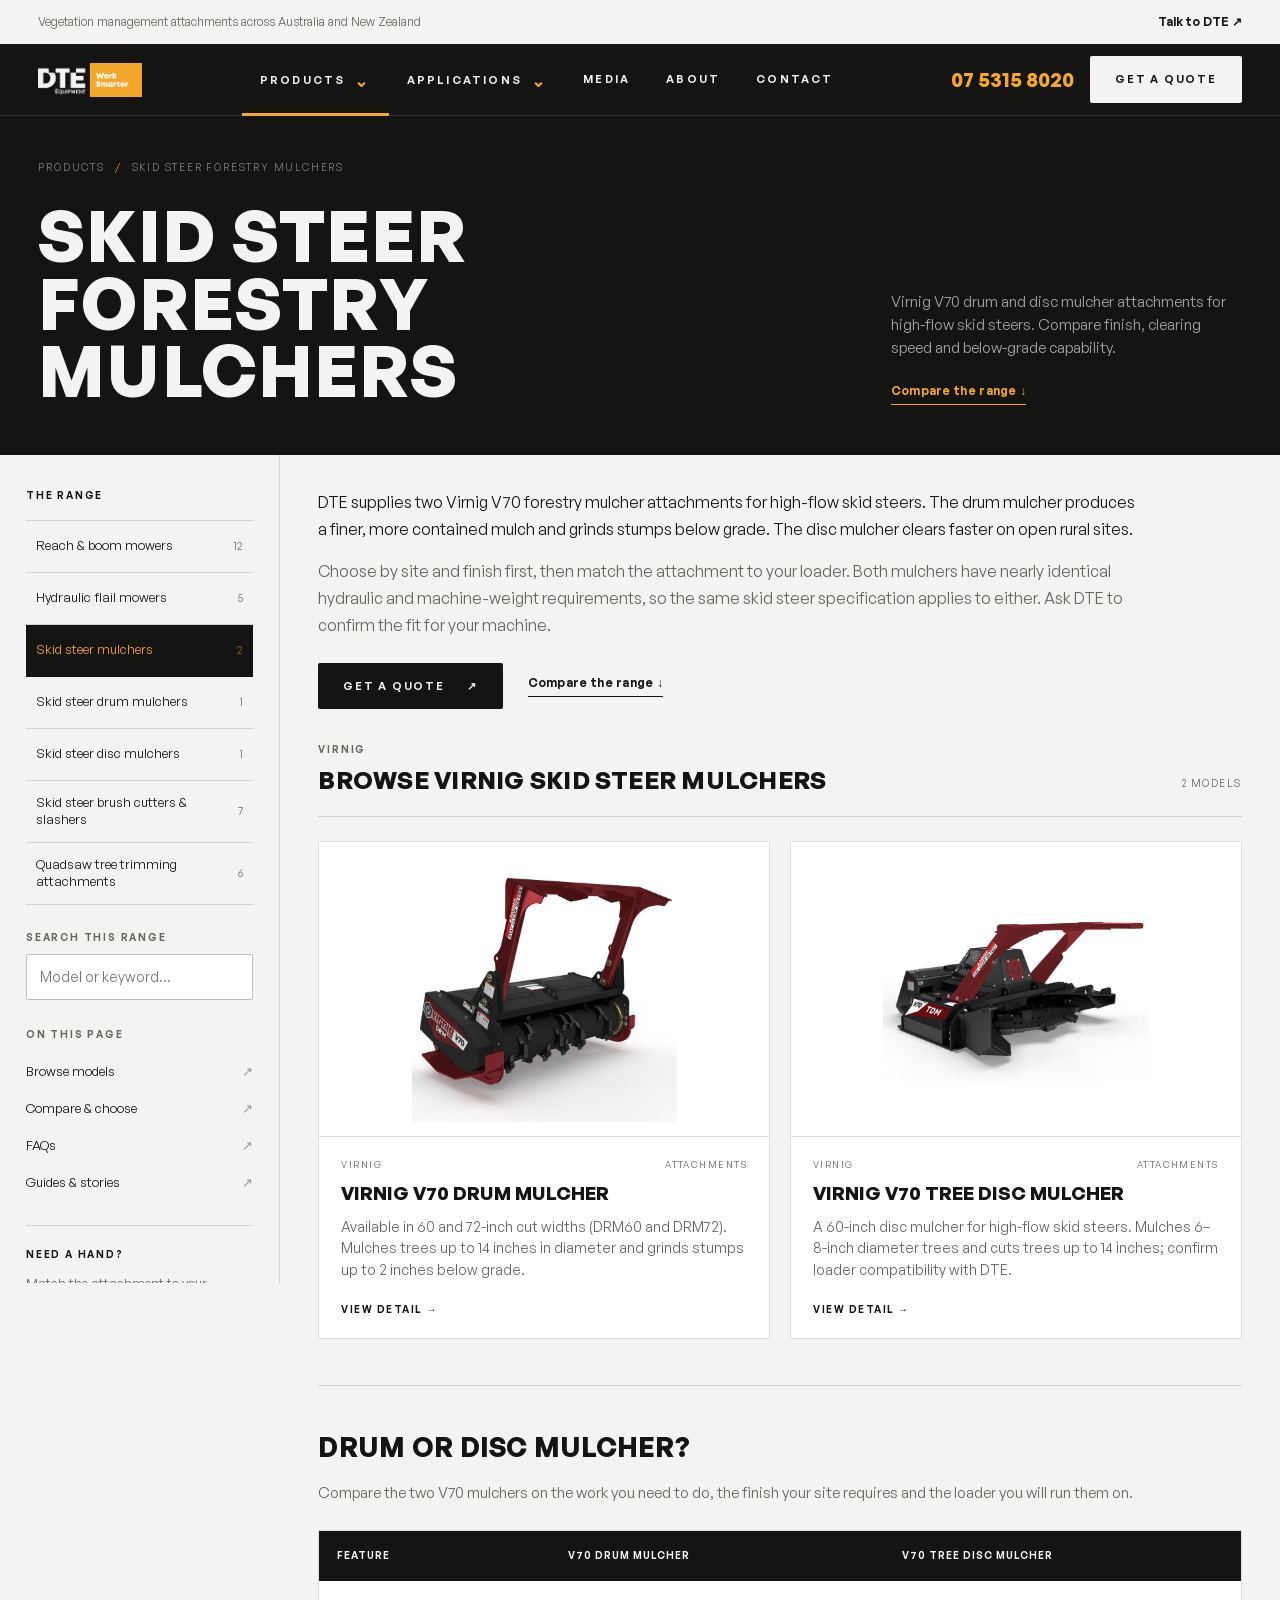
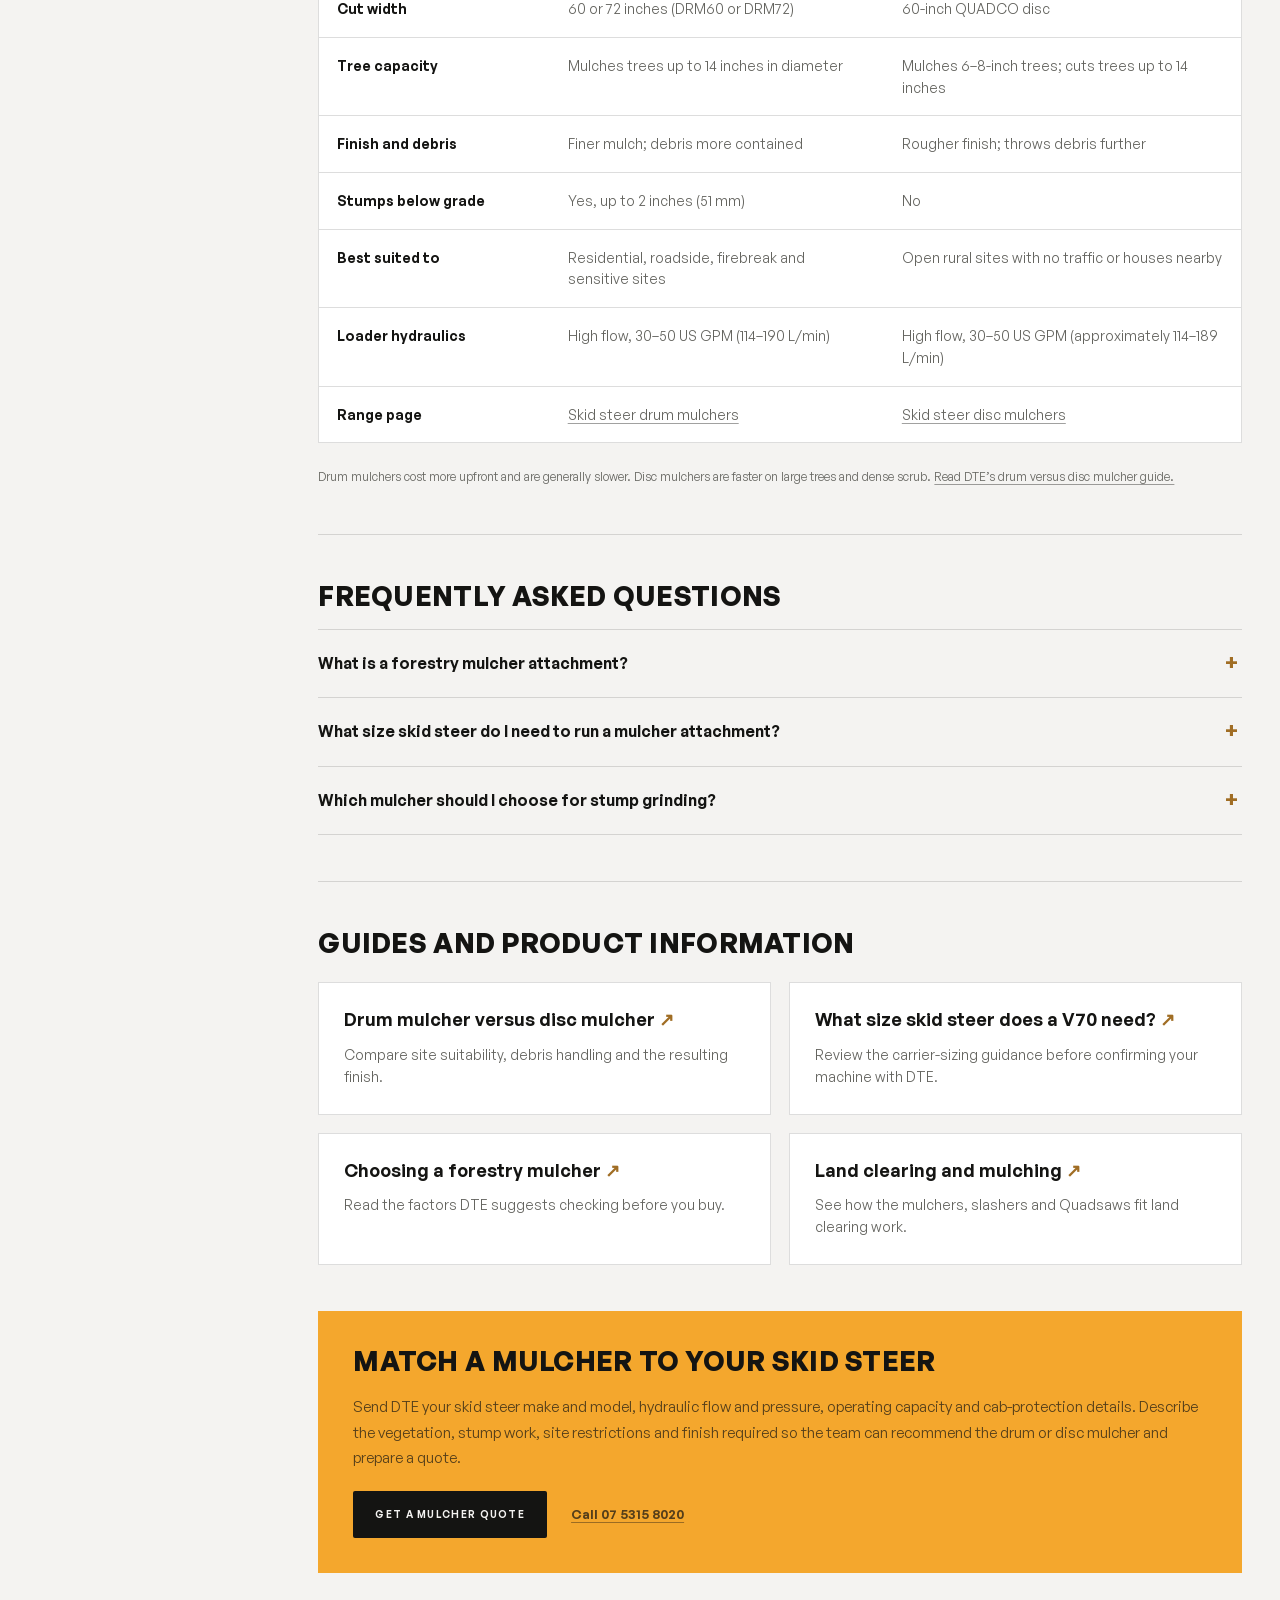
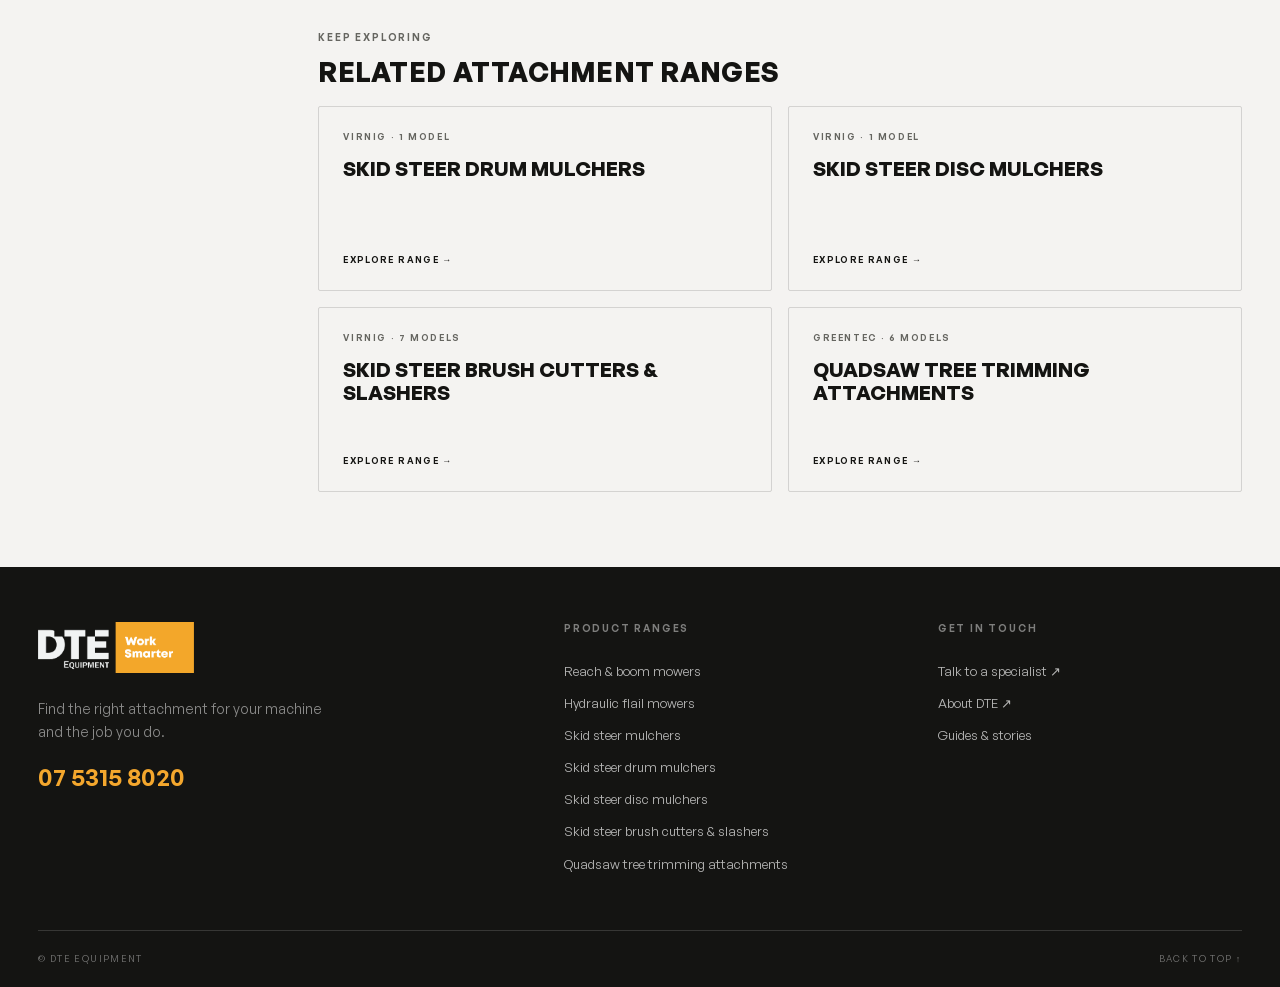
<file: skid-steer-mulchers/index.html>
<!doctype html><html lang="en-AU"><head><meta charset="utf-8"><meta name="viewport" content="width=device-width, initial-scale=1"><meta name="robots" content="noindex,nofollow"><meta name="description" content="Compare Virnig V70 drum and disc forestry mulcher attachments for high-flow skid steers. Check capacity, finish and loader requirements, then request a quote."><title>Skid Steer Mulchers &amp; Forestry Mulcher Attachments | Virnig | DTE</title><link rel="preload" href="../assets/fonts/general-sans-400-normal.woff2" as="font" type="font/woff2" crossorigin><link rel="stylesheet" href="../mockup.css"><script src="../mockup.js" defer></script></head><body><a class="skip-link" href="#main-content">Skip to content</a><div class="announcement"><span>Vegetation management attachments across Australia and New Zealand</span><a href="tel:0753158020">Talk to DTE ↗</a></div><header class="site-header"><a href="../reach-mowers/" class="logo" aria-label="DTE Equipment, browse the range"><img src="../assets/images/dte-logo.webp" alt="DTE Equipment" width="104" height="34"></a><button class="mobile-toggle" type="button" aria-expanded="false" aria-controls="main-nav">Menu <span aria-hidden="true">☰</span></button><nav id="main-nav" class="main-nav" aria-label="Main navigation"><details class="nav-dropdown active"><summary>Products <span>⌄</span></summary><div class="dropdown-panel"><div class="eyebrow">Explore the range</div><a href="../reach-mowers/" data-route="reach-mowers"><span>Reach &amp; boom mowers</span></a><a href="../flail-mowers/" data-route="flail-mowers"><span>Hydraulic flail mowers</span></a><a href="./" data-route="skid-steer-mulchers" aria-current="page"><span>Skid steer mulchers</span></a><a href="../drum-mulchers/" data-route="drum-mulchers"><span>Skid steer drum mulchers</span></a><a href="../disc-mulchers/" data-route="disc-mulchers"><span>Skid steer disc mulchers</span></a><a href="../brush-cutters/" data-route="brush-cutters"><span>Skid steer brush cutters &amp; slashers</span></a><a href="../quadsaws/" data-route="quadsaws"><span>Quadsaw tree trimming attachments</span></a></div></details><details class="nav-dropdown"><summary>Applications <span>⌄</span></summary><div class="dropdown-panel"><a href="../applications/orchard/">Orchard hedging &amp; mulching</a><a href="../applications/roadside/">Roadside vegetation management</a><a href="../applications/land-clearing/">Land clearing &amp; mulching</a><a href="../applications/leucaena/">Leucaena management</a></div></details><a href="#skid-steer-mulchers-resources">Media</a><a href="https://www.dte-equipment.com.au/about/" target="_blank" rel="noopener">About</a><a href="https://www.dte-equipment.com.au/contact/" target="_blank" rel="noopener">Contact</a></nav><div class="header-contact"><a class="phone" href="tel:0753158020">07 5315 8020</a><a class="button button-light" href="https://www.dte-equipment.com.au/contact/" target="_blank" rel="noopener">Get a quote</a></div></header><main id="main-content" tabindex="-1"><article class="category-page" id="skid-steer-mulchers" data-title="Skid Steer Mulchers &amp; Forestry Mulcher Attachments | Virnig | DTE" data-description="Compare Virnig V70 drum and disc forestry mulcher attachments for high-flow skid steers. Check capacity, finish and loader requirements, then request a quote.">
 <section class="category-hero"><div class="breadcrumbs"><a href="../reach-mowers/">Products</a><span>/</span>Skid steer forestry mulchers</div><div class="hero-layout"><h1 tabindex="-1">Skid steer forestry mulchers</h1><div class="hero-summary"><p>Virnig V70 drum and disc mulcher attachments for high-flow skid steers. Compare finish, clearing speed and below-grade capability.</p><a class="text-link" href="#skid-steer-mulchers-selection">Compare the range ↓</a></div></div></section>
 <div class="catalogue-layout"><aside class="category-sidebar" aria-label="Browse categories"><div class="eyebrow">The range</div><nav class="category-nav" aria-label="Product categories"><a href="../reach-mowers/" data-route="reach-mowers"><span>Reach &amp; boom mowers</span><small>12</small></a><a href="../flail-mowers/" data-route="flail-mowers"><span>Hydraulic flail mowers</span><small>5</small></a><a href="./" data-route="skid-steer-mulchers" aria-current="page"><span>Skid steer mulchers</span><small>2</small></a><a href="../drum-mulchers/" data-route="drum-mulchers"><span>Skid steer drum mulchers</span><small>1</small></a><a href="../disc-mulchers/" data-route="disc-mulchers"><span>Skid steer disc mulchers</span><small>1</small></a><a href="../brush-cutters/" data-route="brush-cutters"><span>Skid steer brush cutters &amp; slashers</span><small>7</small></a><a href="../quadsaws/" data-route="quadsaws"><span>Quadsaw tree trimming attachments</span><small>6</small></a></nav><label class="eyebrow search-label" for="skid-steer-mulchers-search">Search this range</label><input type="search" id="skid-steer-mulchers-search" placeholder="Model or keyword…" autocomplete="off"><nav class="section-nav" aria-label="On this page"><div class="eyebrow">On this page</div><a href="#skid-steer-mulchers-products">Browse models <span>↗</span></a><a href="#skid-steer-mulchers-selection">Compare &amp; choose <span>↗</span></a><a href="#skid-steer-mulchers-faq">FAQs <span>↗</span></a><a href="#skid-steer-mulchers-resources">Guides &amp; stories <span>↗</span></a></nav><div class="sidebar-help"><div class="eyebrow">Need a hand?</div><p>Match the attachment to your machine and the work ahead.</p><a href="tel:0753158020">07 5315 8020 ↗</a></div></aside>
 <div class="catalogue-content"><section class="range-intro" aria-label="About this range"><p>DTE supplies two Virnig V70 forestry mulcher attachments for high-flow skid steers. The <a href="../drum-mulchers/">drum mulcher</a> produces a finer, more contained mulch and grinds stumps below grade. The <a href="../disc-mulchers/">disc mulcher</a> clears faster on open rural sites.</p><p>Choose by site and finish first, then match the attachment to your loader. Both mulchers have nearly identical hydraulic and machine-weight requirements, so the same skid steer specification applies to either. Ask DTE to confirm the fit for your machine.</p><div class="intro-actions"><a class="button button-dark" href="https://www.dte-equipment.com.au/contact/" target="_blank" rel="noopener">Get a quote <span>↗</span></a><a class="text-link" href="#skid-steer-mulchers-selection">Compare the range ↓</a></div></section><section id="skid-steer-mulchers-products" class="product-section" aria-labelledby="skid-steer-mulchers-products-title"><div class="range-heading"><div><span class="eyebrow">Virnig</span><h2 id="skid-steer-mulchers-products-title">Browse Virnig skid steer mulchers</h2></div><span class="model-count" aria-live="polite">2 models</span></div><div class="product-grid"><article class="product-card" data-product="virnig v70 drum mulcher available in 60 and 72-inch cut widths (drm60 and drm72). mulches trees up to 14 inches in diameter and grinds stumps up to 2 inches below grade."><a href="https://www.dte-equipment.com.au/product/virnig-v70-drum-mulcher/" target="_blank" rel="noopener"><div class="product-image"><img src="../assets/images/v70-drum-mulcher.jpg" alt="Virnig V70 Drum Mulcher" loading="eager" width="800" height="600"></div><div class="product-copy"><div class="product-meta"><span>Virnig</span><span>Attachments</span></div><h3>Virnig V70 Drum Mulcher</h3><p>Available in 60 and 72-inch cut widths (DRM60 and DRM72). Mulches trees up to 14 inches in diameter and grinds stumps up to 2 inches below grade.</p><span class="view-detail">View detail <span aria-hidden="true">→</span></span></div></a></article><article class="product-card" data-product="virnig v70 tree disc mulcher a 60-inch disc mulcher for high-flow skid steers. mulches 6–8-inch diameter trees and cuts trees up to 14 inches; confirm loader compatibility with dte." data-product-id="13281"><a href="https://www.dte-equipment.com.au/product/virnig-v70-tree-disc-mulcher/" target="_blank" rel="noopener"><div class="product-image"><img src="../assets/images/2c09b610df55.jpg" alt="Virnig V70 Tree Disc Mulcher" loading="eager" width="800" height="600"></div><div class="product-copy"><div class="product-meta"><span>Virnig</span><span>Attachments</span></div><h3>Virnig V70 Tree Disc Mulcher</h3><p>A 60-inch disc mulcher for high-flow skid steers. Mulches 6–8-inch diameter trees and cuts trees up to 14 inches; confirm loader compatibility with DTE.</p><span class="view-detail">View detail <span aria-hidden="true">→</span></span></div></a></article></div><div class="no-results" hidden><h3>No matching models</h3><p>Try another model name or keyword.</p><button class="button button-dark clear-search" type="button">Clear search</button></div></section><div class="dte-category-detail"><section class="dte-category-block" id="skid-steer-mulchers-selection" aria-labelledby="skid-steer-mulchers-selection-title"><h2 id="skid-steer-mulchers-selection-title">Drum or disc mulcher?</h2><p>Compare the two V70 mulchers on the work you need to do, the finish your site requires and the loader you will run them on.</p><p class="dte-category-table-hint">Swipe to compare all columns.</p><div class="dte-category-table" role="region" aria-label="Drum or disc mulcher?" tabindex="0"><table><caption>Drum or disc mulcher?</caption><thead><tr><th scope="col">Feature</th><th scope="col">V70 Drum Mulcher</th><th scope="col">V70 Tree Disc Mulcher</th></tr></thead><tbody><tr><th scope="row">Cut width</th><td>60 or 72 inches (DRM60 or DRM72)</td><td>60-inch QUADCO disc</td></tr><tr><th scope="row">Tree capacity</th><td>Mulches trees up to 14 inches in diameter</td><td>Mulches 6–8-inch trees; cuts trees up to 14 inches</td></tr><tr><th scope="row">Finish and debris</th><td>Finer mulch; debris more contained</td><td>Rougher finish; throws debris further</td></tr><tr><th scope="row">Stumps below grade</th><td>Yes, up to 2 inches (51 mm)</td><td>No</td></tr><tr><th scope="row">Best suited to</th><td>Residential, roadside, firebreak and sensitive sites</td><td>Open rural sites with no traffic or houses nearby</td></tr><tr><th scope="row">Loader hydraulics</th><td>High flow, 30–50 US GPM (114–190 L/min)</td><td>High flow, 30–50 US GPM (approximately 114–189 L/min)</td></tr><tr><th scope="row">Range page</th><td><a href="../drum-mulchers/">Skid steer drum mulchers</a></td><td><a href="../disc-mulchers/">Skid steer disc mulchers</a></td></tr></tbody></table></div><p class="dte-category-note">Drum mulchers cost more upfront and are generally slower. Disc mulchers are faster on large trees and dense scrub. <a href="https://www.dte-equipment.com.au/drum-mulcher-vs-disc-mulcher-which-forestry-mulcher-to-buy/">Read DTE’s drum versus disc mulcher guide.</a></p></section><section class="dte-category-block dte-category-faq" aria-labelledby="skid-steer-mulchers-faq-title" id="skid-steer-mulchers-faq"><h2 id="skid-steer-mulchers-faq-title">Frequently asked questions</h2><details><summary>What is a forestry mulcher attachment?</summary><div><p>A forestry mulcher is a hydraulic attachment that cuts standing trees, regrowth and scrub and mulches the material on site. The Virnig V70 drum and disc mulchers mount on high-flow skid steers and need a shatterproof cab on the loader.</p></div></details><details><summary>What size skid steer do I need to run a mulcher attachment?</summary><div><p>Virnig’s minimum is a rated operating capacity of at least 1,270 kg with forestry cab protection. DTE recommends a rated operating capacity of 1,350 kg or more, an operating weight of 4,500 kg or more and 115–190 L/min of high-flow hydraulics. Both V70 mulchers require a high-flow loader. <a href="https://www.dte-equipment.com.au/what-size-skid-steer-do-i-need-for-a-v70-drum-or-disc-mulcher/">Read the skid steer sizing guide</a> and confirm your machine with DTE.</p></div></details><details><summary>Which mulcher should I choose for stump grinding?</summary><div><p>Choose the <a href="../drum-mulchers/">V70 Drum Mulcher</a>. It can mulch about 2 inches below grade when rolled forward on its skid shoes. The disc mulcher cannot work below grade.</p></div></details></section><section class="dte-category-block" aria-labelledby="skid-steer-mulchers-resources-title" id="skid-steer-mulchers-resources"><h2 id="skid-steer-mulchers-resources-title">Guides and product information</h2><ul class="dte-category-resources"><li><a href="https://www.dte-equipment.com.au/drum-mulcher-vs-disc-mulcher-which-forestry-mulcher-to-buy/">Drum mulcher versus disc mulcher</a><p>Compare site suitability, debris handling and the resulting finish.</p></li><li><a href="https://www.dte-equipment.com.au/what-size-skid-steer-do-i-need-for-a-v70-drum-or-disc-mulcher/">What size skid steer does a V70 need?</a><p>Review the carrier-sizing guidance before confirming your machine with DTE.</p></li><li><a href="https://www.dte-equipment.com.au/choosing-forestry-mulching-machine/">Choosing a forestry mulcher</a><p>Read the factors DTE suggests checking before you buy.</p></li><li><a href="../applications/land-clearing/">Land clearing and mulching</a><p>See how the mulchers, slashers and Quadsaws fit land clearing work.</p></li></ul></section><section class="dte-category-block dte-category-fit" aria-labelledby="skid-steer-mulchers-fit-title"><h2 id="skid-steer-mulchers-fit-title">Match a mulcher to your skid steer</h2><p>Send DTE your skid steer make and model, hydraulic flow and pressure, operating capacity and cab-protection details. Describe the vegetation, stump work, site restrictions and finish required so the team can recommend the drum or disc mulcher and prepare a quote.</p><p class="dte-category-actions"><a class="w-btn us-btn-style_7" href="https://www.dte-equipment.com.au/contact/"><span class="w-btn-label">Get a mulcher quote</span></a><a href="tel:0753158020">Call 07 5315 8020</a></p></section></div><section class="related-ranges"><div class="eyebrow">Keep exploring</div><h2>Related attachment ranges</h2><div class="related-grid"><a class="related-card" href="../drum-mulchers/"><span class="eyebrow">Virnig · 1 model</span><h3>Skid steer drum mulchers</h3><span class="view-detail">Explore range →</span></a><a class="related-card" href="../disc-mulchers/"><span class="eyebrow">Virnig · 1 model</span><h3>Skid steer disc mulchers</h3><span class="view-detail">Explore range →</span></a><a class="related-card" href="../brush-cutters/"><span class="eyebrow">Virnig · 7 models</span><h3>Skid steer brush cutters &amp; slashers</h3><span class="view-detail">Explore range →</span></a><a class="related-card" href="../quadsaws/"><span class="eyebrow">GreenTec · 6 models</span><h3>Quadsaw tree trimming attachments</h3><span class="view-detail">Explore range →</span></a></div></section></div></div></article>
</main><footer><div class="footer-main"><div class="footer-brand"><a href="../reach-mowers/"><img src="../assets/images/dte-logo.webp" alt="DTE Equipment" width="156" height="51"></a><p>Find the right attachment for your machine and the job you do.</p><a class="footer-phone" href="tel:0753158020">07 5315 8020</a></div><div><h2 class="eyebrow">Product ranges</h2><nav aria-label="Footer product ranges"><a href="../reach-mowers/" data-route="reach-mowers"><span>Reach &amp; boom mowers</span></a><a href="../flail-mowers/" data-route="flail-mowers"><span>Hydraulic flail mowers</span></a><a href="./" data-route="skid-steer-mulchers" aria-current="page"><span>Skid steer mulchers</span></a><a href="../drum-mulchers/" data-route="drum-mulchers"><span>Skid steer drum mulchers</span></a><a href="../disc-mulchers/" data-route="disc-mulchers"><span>Skid steer disc mulchers</span></a><a href="../brush-cutters/" data-route="brush-cutters"><span>Skid steer brush cutters &amp; slashers</span></a><a href="../quadsaws/" data-route="quadsaws"><span>Quadsaw tree trimming attachments</span></a></nav></div><div><h2 class="eyebrow">Get in touch</h2><a href="https://www.dte-equipment.com.au/contact/" target="_blank" rel="noopener">Talk to a specialist ↗</a><a href="https://www.dte-equipment.com.au/about/" target="_blank" rel="noopener">About DTE ↗</a><a href="#skid-steer-mulchers-resources">Guides & stories</a></div></div><div class="footer-bottom"><span>© DTE Equipment</span><a href="#main-content">Back to top ↑</a></div></footer></body></html>
</file>
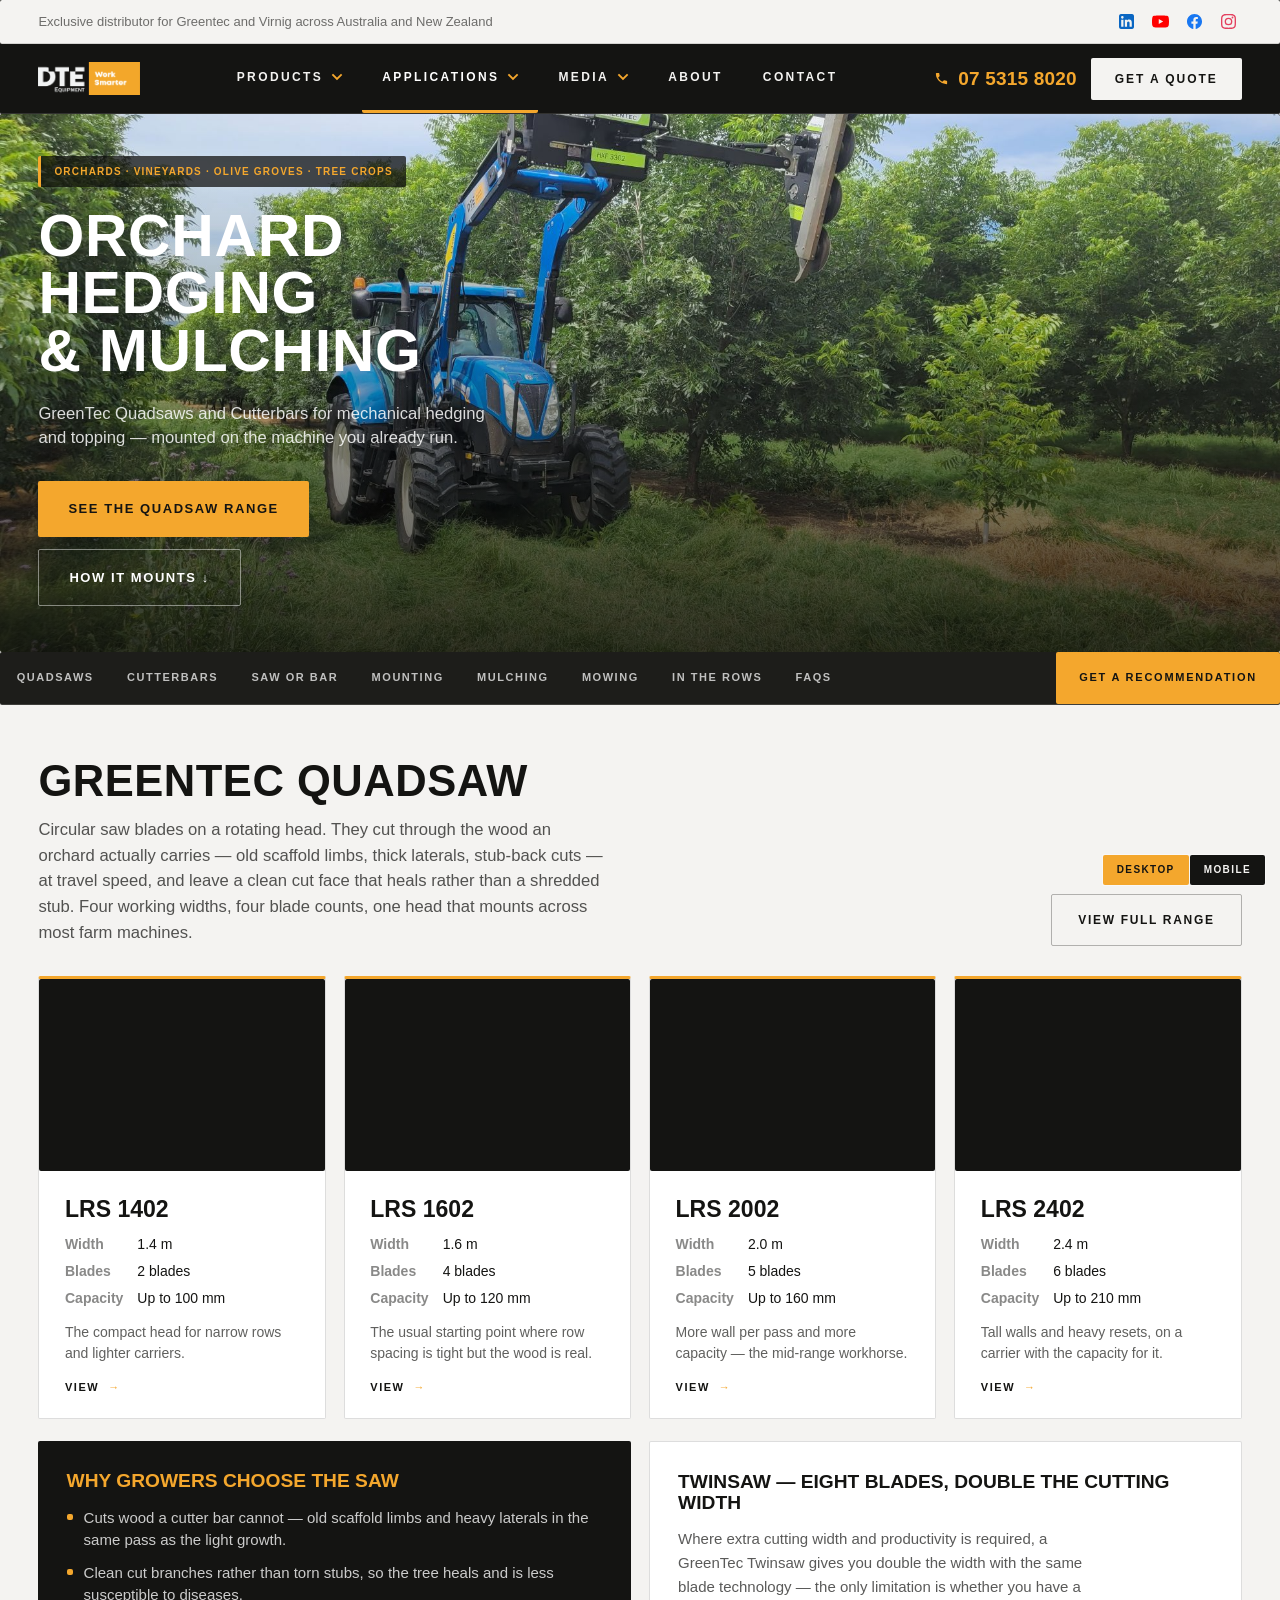
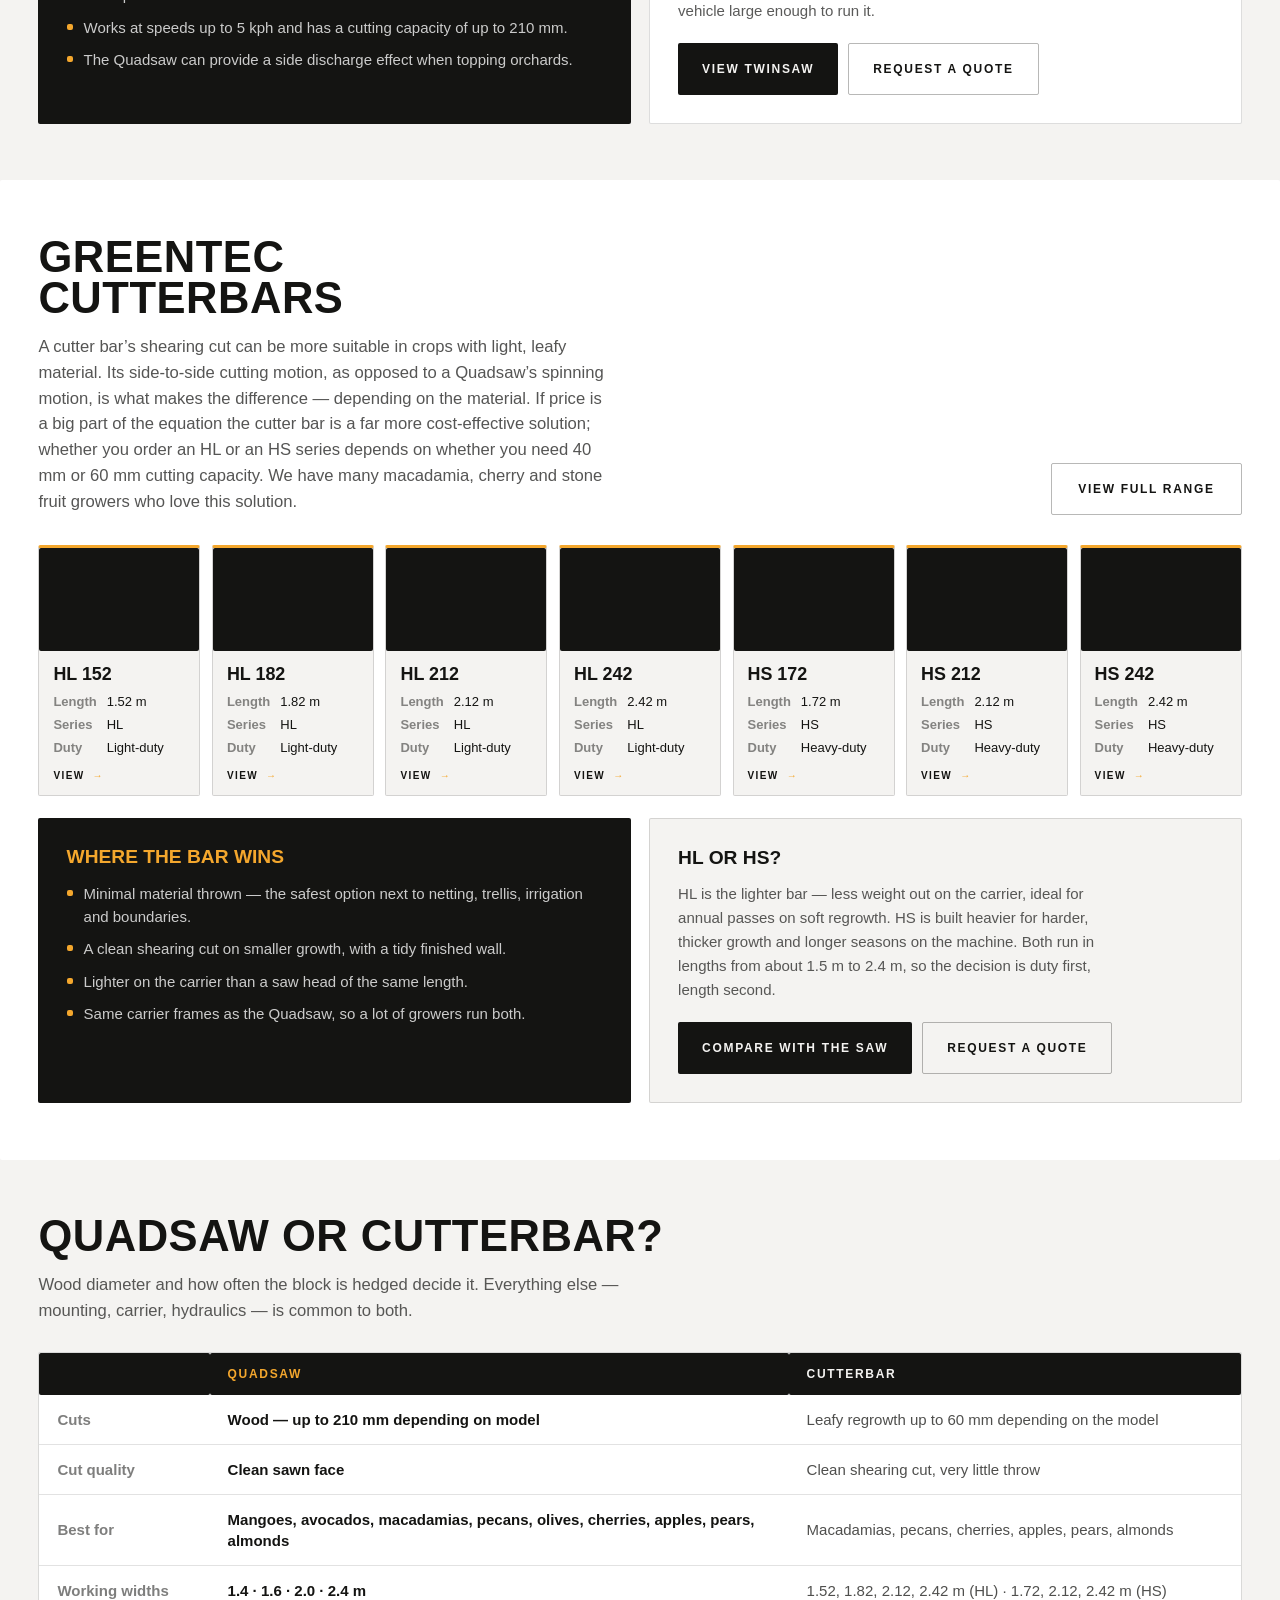
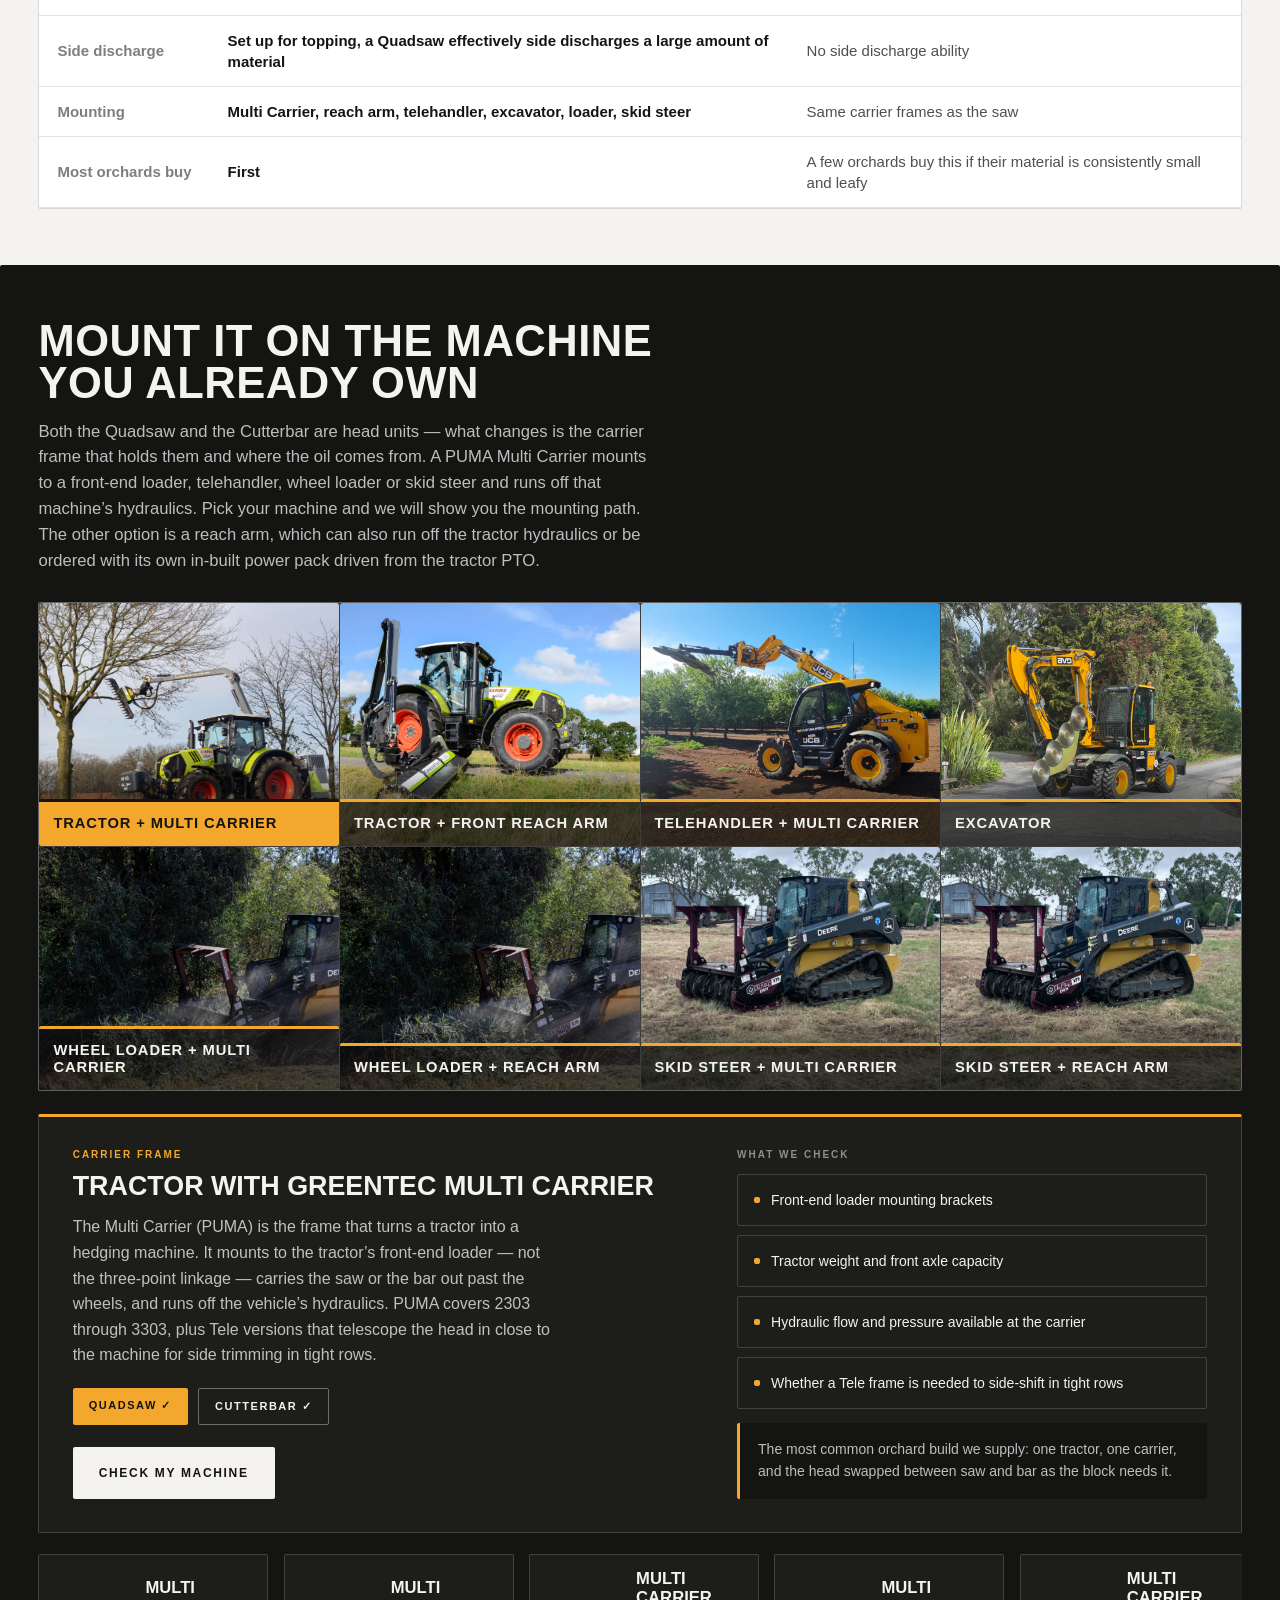
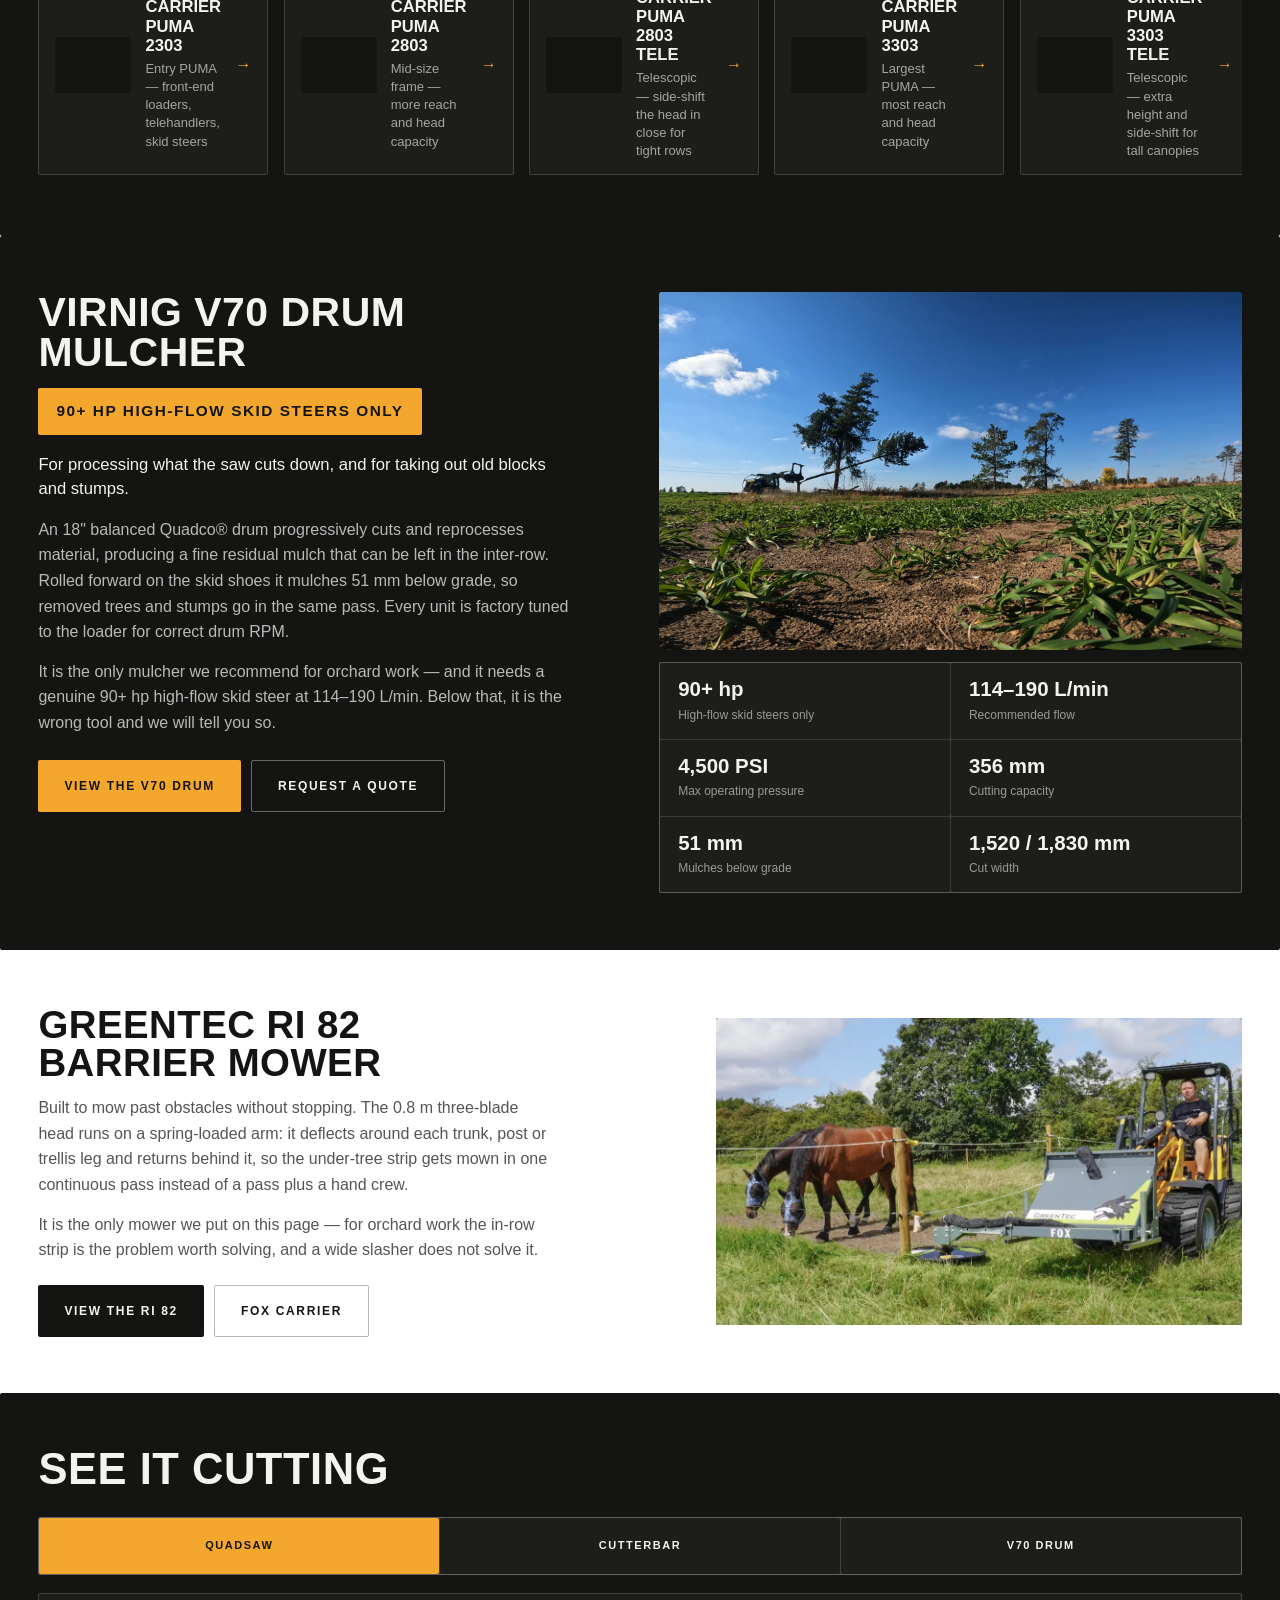
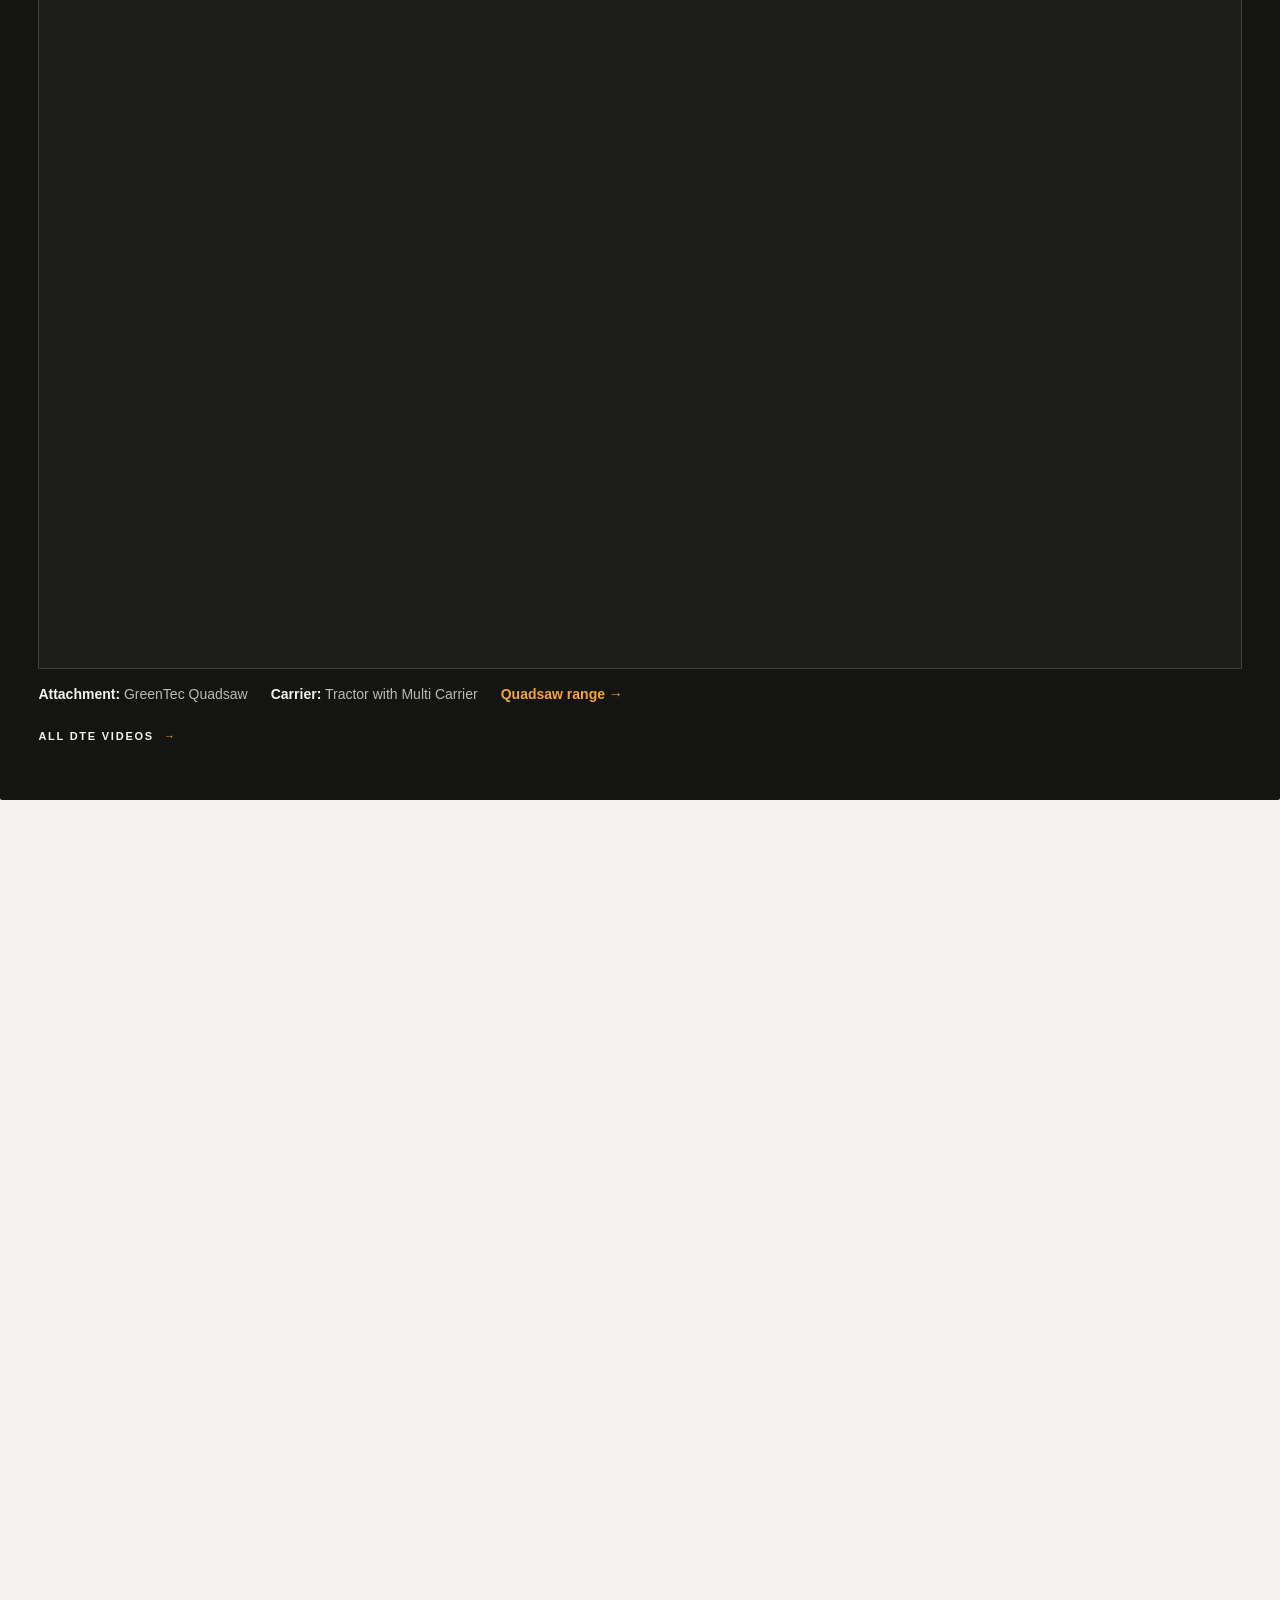
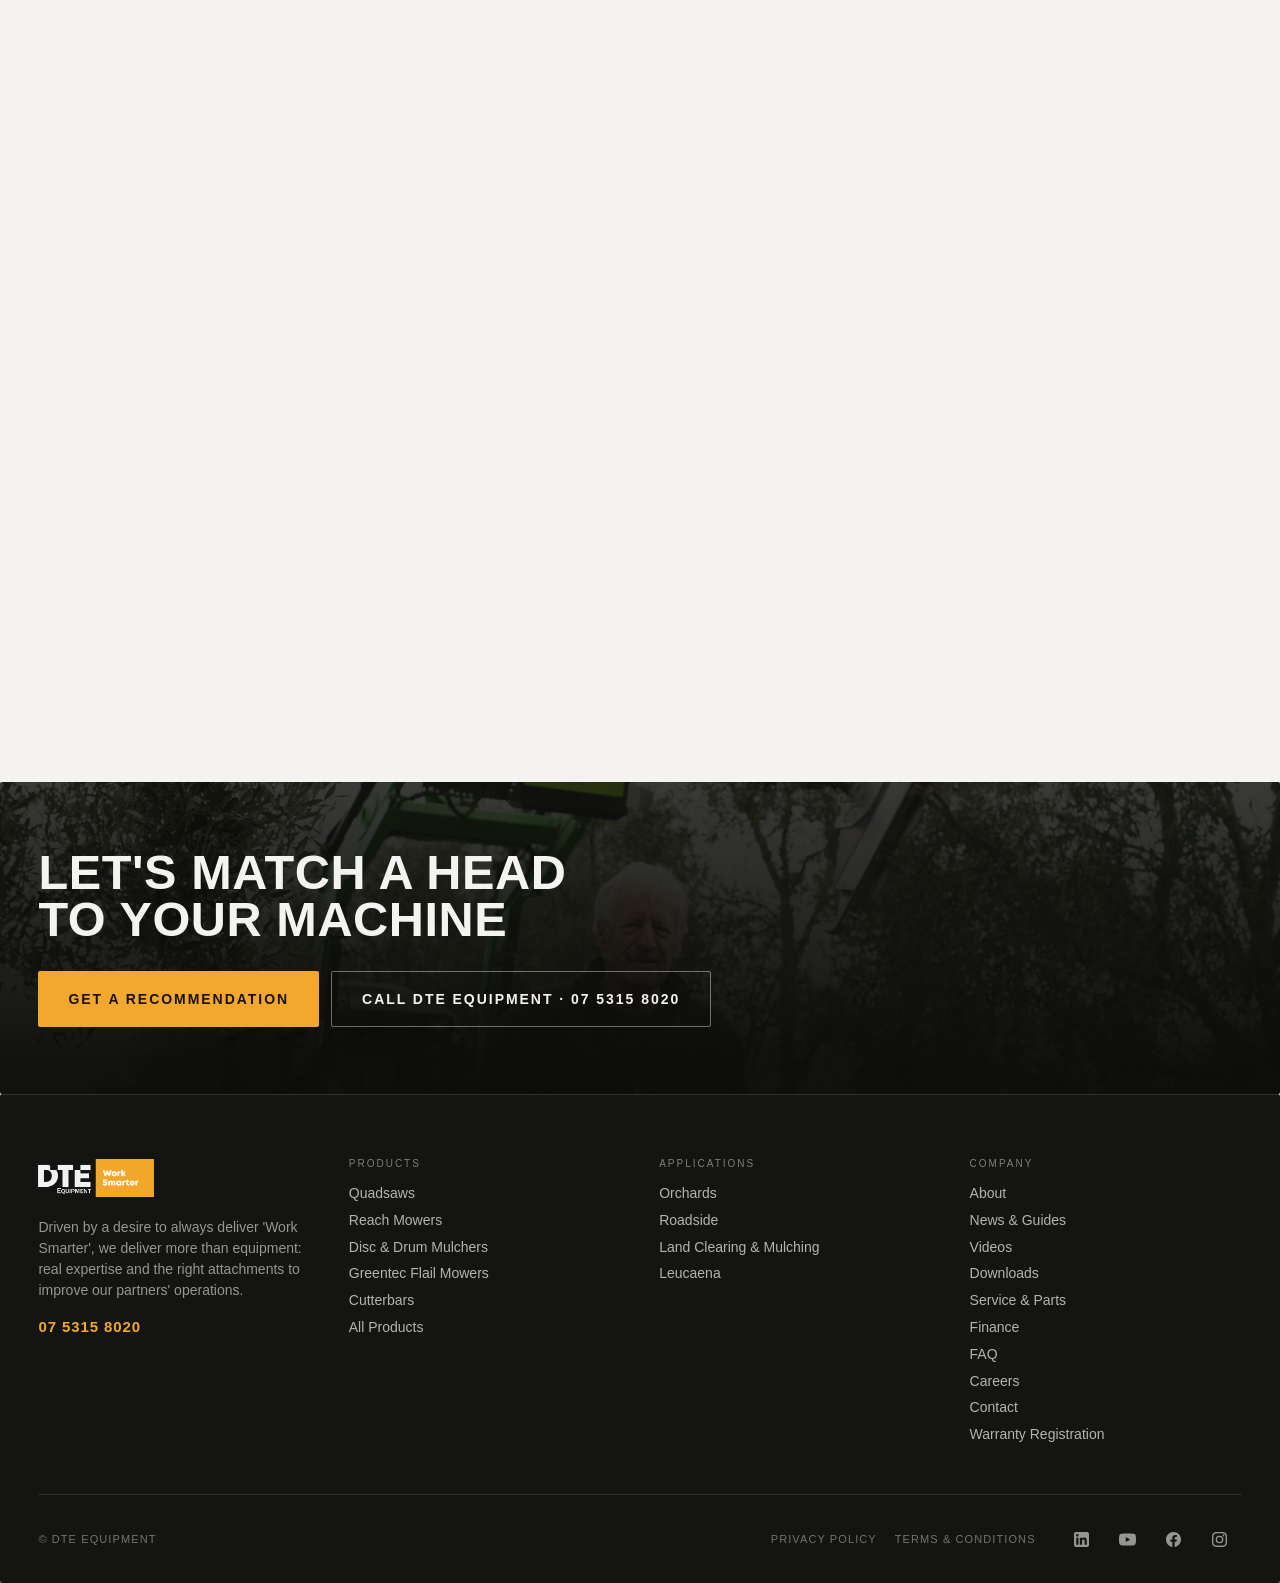
<file: applications/orchard/index.html>
<!DOCTYPE html>
<!-- saved from url=(0054)./ -->
<html><head><script>if(location.protocol==='file:')document.addEventListener('click',function(e){var a=e.target.closest&&e.target.closest('a[href]');if(!a||e.button||e.metaKey||e.ctrlKey||e.shiftKey)return;var u=new URL(a.href,location.href);if(u.protocol!=='file:'||!/\/$/.test(u.pathname))return;e.preventDefault();e.stopPropagation();u.pathname+='index.html';if(a.target==='_blank')window.open(u.href);else location.href=u.href;},true);</script><meta name="robots" content="noindex,nofollow"><title>Orchard Hedging &amp; Mulching | DTE Equipment</title><meta http-equiv="Content-Type" content="text/html; charset=UTF-8"><style>
    .sc-placeholder{background:color-mix(in srgb,currentColor 8%,transparent);
      border:1px solid color-mix(in srgb,currentColor 50%,transparent);
      border-radius:2px;box-sizing:border-box;overflow:hidden}
    @keyframes sc-shine{0%{background-position:100% 50%}100%{background-position:0% 50%}}
    html.sc-dc-streaming .sc-placeholder,
    html.sc-dc-streaming .sc-interp.sc-missing{position:relative;
      background:color-mix(in srgb,currentColor 5%,transparent);
      border-color:transparent}
    html.sc-dc-streaming .sc-placeholder::before,
    html.sc-dc-streaming .sc-interp.sc-missing::before{content:'';
      position:absolute;inset:0;pointer-events:none;
      background:linear-gradient(90deg,rgba(217,119,87,0) 25%,rgba(247,225,211,.95) 37%,rgba(217,119,87,0) 63%);
      background-size:400% 100%;animation:sc-shine 1.4s ease infinite}
    html.sc-dc-streaming .sc-placeholder:nth-child(n+9 of .sc-placeholder)::before,
    html.sc-dc-streaming .sc-interp.sc-missing:nth-child(n+9 of .sc-interp.sc-missing)::before{animation:none;
      background:color-mix(in srgb,currentColor 8%,transparent)}
    .sc-placeholder-error{padding:4px 8px;font:11px/1.4 ui-monospace,monospace;
      color:color-mix(in srgb,currentColor 70%,transparent);word-break:break-word}
    .sc-interp.sc-missing{display:inline-block;width:2em;height:1em;overflow:hidden;
      vertical-align:text-bottom;background:rgba(255,255,255,.3);border:1px solid rgba(0,0,0,.5);
      border-radius:2px;box-sizing:border-box;color:transparent;
      user-select:none}
    .sc-interp.sc-unresolved{font-family:ui-monospace,monospace;font-size:.85em;
      color:color-mix(in srgb,currentColor 50%,transparent);
      background:color-mix(in srgb,currentColor 10%,transparent);border-radius:3px;
      padding:0 3px}
    .sc-host.sc-has-error{position:relative}
    .sc-logic-error{position:absolute;top:8px;left:8px;z-index:2147483647;max-width:60ch;
      padding:6px 10px;background:#b00020;color:#fff;font:12px/1.4 ui-monospace,monospace;
      border-radius:4px;white-space:pre-wrap;pointer-events:none}
    /* Mirrors PRINT_BASELINE_CSS in apps/web deck-stage-export.ts — keep both
       in sync until dc-runtime regains a build step. */
    @media print {
      @page { margin: 0.5cm; }
      figure, table { break-inside: avoid; }
      #dc-root, #dc-root > .sc-host { height: auto; }
      *, *::before, *::after {
        print-color-adjust: exact; -webkit-print-color-adjust: exact;
        backdrop-filter: none !important; -webkit-backdrop-filter: none !important;
        animation-delay: -99s !important; animation-duration: .001s !important;
        animation-iteration-count: 1 !important; animation-fill-mode: both !important;
        animation-play-state: running !important; transition-duration: 0s !important;
      }
    }
  </style>

<meta name="viewport" content="width=device-width, initial-scale=1">
<script src="./files/support.js"></script><style>x-dc{display:none!important}</style><script src="./files/react.production.min.js" integrity="sha384-DGyLxAyjq0f9SPpVevD6IgztCFlnMF6oW/XQGmfe+IsZ8TqEiDrcHkMLKI6fiB/Z" crossorigin="anonymous"></script><script src="./files/react-dom.production.min.js" integrity="sha384-gTGxhz21lVGYNMcdJOyq01Edg0jhn/c22nsx0kyqP0TxaV5WVdsSH1fSDUf5YJj1" crossorigin="anonymous"></script>
<style></style><meta name="viewport" content="width=device-width, initial-scale=1" data-dc-tpl="1"><link rel="preconnect" href="https://cdn.fontshare.com/" crossorigin="" data-dc-tpl="2"><link href="./files/css" rel="stylesheet" data-dc-tpl="3"><style data-dc-tpl="4">
  @media (prefers-reduced-motion: no-preference) {
    .om-rise { opacity:0; transform:translateY(22px); transition:opacity .55s cubic-bezier(.2,.7,.2,1), transform .55s cubic-bezier(.2,.7,.2,1); }
    .om-rise.om-in { opacity:1; transform:none; }
  }
  html, body { margin:0; padding:0; background:#141412; -webkit-font-smoothing:antialiased; scroll-behavior:smooth; }
  body { font-family:'General Sans','GeneralSans-Variable',sans-serif; }
  * { box-sizing:border-box; }
  *, *::before, *::after { border-radius:2px; }
  html, body { border-radius:0; }
  img[alt="DTE Equipment"] { border-radius:0; }
  :focus-visible { outline:2px solid #f4a72d; outline-offset:3px; }
  a { color:inherit; text-decoration:none; }
  a:hover { color:inherit; }
  button, input, select, textarea { font-family:inherit; }
  ::selection { background:#f4a72d; color:#141412; }
</style><style>
  .imageye-selected {
    outline: 2px solid black !important;
    box-shadow: 0 0 10px rgba(0, 0, 0, 0.5) !important;
  }
</style><style data-glasp-print="rule">@media print{[data-glasp-print="hide"]{display:none !important}}</style><style data-dc-tpl="3">
  a { color:inherit; text-decoration:none; }
  a:hover { color:inherit; }
</style><style data-dc-tpl="1">
  a { color:inherit; text-decoration:none; }
  a:hover { color:inherit; }
</style></head>
<body cz-shortcut-listen="true">
<div id="dc-root"><div class="sc-host" data-sc-name="Orchard.dc"><div data-dc-tpl="5" style="width: 100%; margin: 0px auto; background: rgb(244, 243, 241); overflow-x: hidden; container-type: inline-size; max-width: none;"><div class="sc-host" data-sc-name="SiteHeader" data-dc-tpl="6"><div data-dc-tpl="4" style="background: rgb(20, 20, 18);"><div data-dc-tpl="6" style="background: rgb(244, 243, 241); border-bottom: 1px solid rgba(20, 20, 18, 0.14); display: flex; align-items: center; justify-content: space-between; gap: 20px; padding: 0px clamp(16px, 3cqi, 44px); height: 44px;">
  
  <span data-dc-tpl="8" style="font: 400 13px / 1 &quot;General Sans&quot;, GeneralSans-Variable, sans-serif; color: rgba(20, 20, 18, 0.6); white-space: nowrap;">Exclusive distributor for Greentec and Virnig across Australia and New&nbsp;Zealand</span>
  
  <span data-dc-tpl="9" style="display: flex; align-items: center; gap: clamp(14px, 1.8cqi, 24px);">
    <span data-dc-tpl="10" style="display: flex; align-items: center; gap: 8px;"><a data-dc-tpl="11" href="https://au.linkedin.com/company/dte-equipment" target="_blank" rel="noopener" aria-label="LinkedIn" class="scpe" style="display: flex; align-items: center; justify-content: center; width: 26px; height: 26px; color: rgb(10, 102, 194);"><svg data-dc-tpl="12" viewBox="0 0 24 24" width="15" height="15" fill="currentColor" aria-hidden="true" style="display: block;"><path data-dc-tpl="13" d="M20.45 20.45h-3.55v-5.57c0-1.33-.02-3.04-1.85-3.04-1.85 0-2.14 1.45-2.14 2.94v5.67H9.35V9h3.41v1.56h.05c.47-.9 1.63-1.85 3.36-1.85 3.6 0 4.27 2.37 4.27 5.45v6.29zM5.34 7.43a2.06 2.06 0 1 1 0-4.12 2.06 2.06 0 0 1 0 4.12zm1.78 13.02H3.55V9h3.57v11.45zM22.22 0H1.77C.79 0 0 .77 0 1.73v20.54C0 23.22.79 24 1.77 24h20.45c.98 0 1.78-.78 1.78-1.73V1.73C24 .77 23.2 0 22.22 0z"></path></svg></a><a data-dc-tpl="14" href="https://www.youtube.com/channel/UC-jx3tGIr1XZmE5Qt1RETbg" target="_blank" rel="noopener" aria-label="YouTube" class="scpe" style="display: flex; align-items: center; justify-content: center; width: 26px; height: 26px; color: rgb(255, 0, 0);"><svg data-dc-tpl="15" viewBox="0 0 24 24" width="17" height="17" fill="currentColor" aria-hidden="true" style="display: block;"><path data-dc-tpl="16" d="M23.5 6.19a3.02 3.02 0 0 0-2.12-2.14C19.5 3.54 12 3.54 12 3.54s-7.5 0-9.38.51A3.02 3.02 0 0 0 .5 6.19C0 8.08 0 12 0 12s0 3.92.5 5.81a3.02 3.02 0 0 0 2.12 2.14c1.88.51 9.38.51 9.38.51s7.5 0 9.38-.51a3.02 3.02 0 0 0 2.12-2.14C24 15.92 24 12 24 12s0-3.92-.5-5.81zM9.55 15.57V8.43L15.82 12l-6.27 3.57z"></path></svg></a><a data-dc-tpl="17" href="https://www.facebook.com/DTEEquipment/" target="_blank" rel="noopener" aria-label="Facebook" class="scpe" style="display: flex; align-items: center; justify-content: center; width: 26px; height: 26px; color: rgb(24, 119, 242);"><svg data-dc-tpl="18" viewBox="0 0 24 24" width="15" height="15" fill="currentColor" aria-hidden="true" style="display: block;"><path data-dc-tpl="19" d="M24 12.07C24 5.4 18.63 0 12 0S0 5.4 0 12.07C0 18.1 4.39 23.1 10.13 24v-8.44H7.08v-3.49h3.05V9.41c0-3.02 1.79-4.69 4.53-4.69 1.31 0 2.68.24 2.68.24v2.96h-1.51c-1.49 0-1.96.93-1.96 1.89v2.26h3.33l-.53 3.49h-2.8V24C19.61 23.1 24 18.1 24 12.07z"></path></svg></a><a data-dc-tpl="20" href="https://www.instagram.com/dteequipment/" target="_blank" rel="noopener" aria-label="Instagram" class="scpe" style="display: flex; align-items: center; justify-content: center; width: 26px; height: 26px; color: rgb(228, 64, 95);"><svg data-dc-tpl="21" viewBox="0 0 24 24" width="15" height="15" fill="currentColor" aria-hidden="true" style="display: block;"><path data-dc-tpl="22" d="M12 2.16c3.2 0 3.58.01 4.85.07 1.17.05 1.8.25 2.23.41.56.22.96.48 1.38.9.42.42.68.82.9 1.38.16.42.36 1.06.41 2.23.06 1.27.07 1.65.07 4.85s-.01 3.58-.07 4.85c-.05 1.17-.25 1.8-.41 2.23-.22.56-.48.96-.9 1.38-.42.42-.82.68-1.38.9-.42.16-1.06.36-2.23.41-1.27.06-1.65.07-4.85.07s-3.58-.01-4.85-.07c-1.17-.05-1.8-.25-2.23-.41-.56-.22-.96-.48-1.38-.9-.42-.42-.68-.82-.9-1.38-.16-.42-.36-1.06-.41-2.23C2.17 15.58 2.16 15.2 2.16 12s.01-3.58.07-4.85c.05-1.17.25-1.8.41-2.23.22-.56.48-.96.9-1.38.42-.42.82-.68 1.38-.9.42-.16 1.06-.36 2.23-.41C8.42 2.17 8.8 2.16 12 2.16zM12 0C8.74 0 8.33.01 7.05.07c-1.28.06-2.15.26-2.91.56-.79.3-1.46.71-2.13 1.38A5.9 5.9 0 0 0 .63 4.14c-.3.76-.5 1.63-.56 2.91C.01 8.33 0 8.74 0 12s.01 3.67.07 4.95c.06 1.28.26 2.15.56 2.91.3.79.71 1.46 1.38 2.13a5.9 5.9 0 0 0 2.13 1.38c.76.3 1.63.5 2.91.56C8.33 23.99 8.74 24 12 24s3.67-.01 4.95-.07c1.28-.06 2.15-.26 2.91-.56a5.9 5.9 0 0 0 2.13-1.38 5.9 5.9 0 0 0 1.38-2.13c.3-.76.5-1.63.56-2.91.06-1.28.07-1.69.07-4.95s-.01-3.67-.07-4.95c-.06-1.28-.26-2.15-.56-2.91a5.9 5.9 0 0 0-1.38-2.13A5.9 5.9 0 0 0 19.86.63c-.76-.3-1.63-.5-2.91-.56C15.67.01 15.26 0 12 0zm0 5.84a6.16 6.16 0 1 0 0 12.32 6.16 6.16 0 0 0 0-12.32zm0 10.16a4 4 0 1 1 0-8 4 4 0 0 1 0 8zm7.85-10.4a1.44 1.44 0 1 1-2.88 0 1.44 1.44 0 0 1 2.88 0z"></path></svg></a></span>
  </span></div><header data-dc-tpl="23" style="position: sticky; top: 0px; z-index: 60; background: rgb(20, 20, 18); border-bottom: 1px solid rgba(255, 255, 255, 0.12);">
  <div data-dc-tpl="24" style="display: flex; align-items: center; justify-content: space-between; gap: 24px; padding: 0px clamp(16px, 3cqi, 44px); height: clamp(64px, 5.4cqi, 76px);">
    <a data-dc-tpl="25" href="../../" style="display: flex; align-items: center; min-height: 44px; flex: 0 0 auto;"><img data-dc-tpl="26" src="./files/DTE-logo_-white-_-yellow.-png-v2.png" alt="DTE Equipment" style="height: clamp(28px, 2.6cqi, 34px); width: auto; display: block;"></a>

    
      <nav data-dc-tpl="28" style="display: flex; align-items: center; gap: 0px; height: 100%; font: 600 12px / 1 &quot;Futura ND Alt W03&quot;, &quot;Futura ND Alt&quot;, &quot;Futura ND&quot;, &quot;General Sans&quot;, GeneralSans-Variable, sans-serif; letter-spacing: 0.2em; text-transform: uppercase; color: rgb(244, 243, 241);">
        <a data-dc-tpl="29" href="../../" style="padding: 0px 20px; display: flex; align-items: center; gap: 9px; height: 100%; color: rgb(244, 243, 241); border-bottom: 3px solid transparent;">Products<svg data-dc-tpl="30" viewBox="0 0 10 6" width="10" height="6" aria-hidden="true" style="display: block; flex: 0 0 auto; overflow: visible;"><path data-dc-tpl="31" d="M1 1L5 5L9 1" fill="none" stroke="#f4a72d" stroke-width="1.8" stroke-linecap="square"></path></svg></a>

        <a data-dc-tpl="32" href="./" style="padding: 0px 20px; display: flex; align-items: center; gap: 9px; height: 100%; color: rgb(255, 255, 255); border-bottom: 3px solid rgb(244, 167, 45);">Applications<svg data-dc-tpl="33" viewBox="0 0 10 6" width="10" height="6" aria-hidden="true" style="display: block; flex: 0 0 auto; overflow: visible;"><path data-dc-tpl="34" d="M1 1L5 5L9 1" fill="none" stroke="#f4a72d" stroke-width="1.8" stroke-linecap="square"></path></svg></a>

        <a data-dc-tpl="35" href="https://www.dte-equipment.com.au/news/" style="padding: 0px 20px; display: flex; align-items: center; gap: 9px; height: 100%; color: rgb(244, 243, 241); border-bottom: 3px solid transparent;">Media<svg data-dc-tpl="36" viewBox="0 0 10 6" width="10" height="6" aria-hidden="true" style="display: block; flex: 0 0 auto; overflow: visible;"><path data-dc-tpl="37" d="M1 1L5 5L9 1" fill="none" stroke="#f4a72d" stroke-width="1.8" stroke-linecap="square"></path></svg></a>

        <a data-dc-tpl="38" href="https://www.dte-equipment.com.au/about/" style="padding: 0px 20px; display: flex; align-items: center; height: 100%; color: rgb(244, 243, 241); border-bottom: 3px solid transparent;">About</a>
        <a data-dc-tpl="39" href="https://www.dte-equipment.com.au/contact/" style="padding: 0px 20px; display: flex; align-items: center; height: 100%; color: rgb(244, 243, 241); border-bottom: 3px solid transparent;">Contact</a>
      </nav>

      <div data-dc-tpl="40" style="display: flex; align-items: center; gap: 14px; flex: 0 0 auto;">
        <a data-dc-tpl="41" href="tel:0753158020" class="scpf" style="display: flex; align-items: center; gap: 9px; white-space: nowrap; color: rgb(244, 167, 45);">
          <svg data-dc-tpl="42" viewBox="0 0 24 24" width="15" height="15" fill="currentColor" aria-hidden="true" style="display: block; flex: 0 0 auto;"><path data-dc-tpl="43" d="M6.62 10.79a15.05 15.05 0 0 0 6.59 6.59l2.2-2.2a1 1 0 0 1 1.03-.24c1.12.37 2.33.57 3.56.57a1 1 0 0 1 1 1V20a1 1 0 0 1-1 1A17 17 0 0 1 3 4a1 1 0 0 1 1-1h3.5a1 1 0 0 1 1 1c0 1.24.2 2.44.57 3.56a1 1 0 0 1-.25 1.03l-2.2 2.2z"></path></svg>
          <span data-dc-tpl="44" style="font: 700 19px / 1 &quot;Futura ND Alt W03&quot;, &quot;Futura ND Alt&quot;, &quot;Futura ND&quot;, &quot;General Sans&quot;, GeneralSans-Variable, sans-serif; letter-spacing: 0.01em;">07 5315 8020</span>
        </a>
        <button data-dc-tpl="45" type="button" data-quote="Header" class="scp6" style="background: rgb(244, 243, 241); color: rgb(20, 20, 18); border: 0px; padding: 15px 24px; font: 600 12px / 1 &quot;Futura ND Alt W03&quot;, &quot;Futura ND Alt&quot;, &quot;Futura ND&quot;, &quot;General Sans&quot;, GeneralSans-Variable, sans-serif; letter-spacing: 0.16em; text-transform: uppercase; white-space: nowrap; cursor: pointer;">Get a Quote</button>
      </div>
    

    
  </div>

  

  

  


  </header></div></div><section data-dc-tpl="7" style="position: relative; background: rgb(20, 20, 18); overflow: hidden;">
  <div data-dc-tpl="8" style="position: relative; min-height: clamp(340px, 42cqi, 600px); display: flex; flex-direction: column; justify-content: flex-end; overflow: hidden;">
    <img data-dc-tpl="9" src="./files/Orchard Image - The Best.jpg" alt="GreenTec Quadsaw hedging an orchard row" style="position: absolute; inset: 0px; width: 100%; height: 100%; object-fit: cover;">
    <div data-dc-tpl="10" style="position: absolute; left: 0px; right: 0px; bottom: 0px; height: 100%; pointer-events: none; background: linear-gradient(to top, rgba(12, 12, 10, 0.8) 0%, rgba(12, 12, 10, 0.54) 28%, rgba(12, 12, 10, 0.24) 54%, rgba(12, 12, 10, 0) 90%);"></div>
    <div data-dc-tpl="11" style="position: relative; padding: 0px clamp(16px, 3cqi, 44px) clamp(30px, 3.6cqi, 60px); max-width: 60ch;">
      <div data-dc-tpl="12" style="display: inline-flex; align-items: center; gap: 9px; margin-bottom: clamp(14px, 1.6cqi, 20px); background: rgba(12, 12, 10, 0.72); border-left: 3px solid rgb(244, 167, 45); padding: 9px 13px; font: 600 10px / 1.35 &quot;General Sans&quot;, GeneralSans-Variable, sans-serif; letter-spacing: 0.12em; text-transform: uppercase; color: rgb(244, 167, 45);">Orchards · vineyards · olive groves · tree crops</div>
      <h1 data-dc-tpl="13" style="margin: 0px; font: 700 clamp(32px, 4.6cqi, 78px) / 0.97 &quot;Futura ND Alt W03&quot;, &quot;Futura ND Alt&quot;, &quot;Futura ND&quot;, &quot;General Sans&quot;, GeneralSans-Variable, sans-serif; letter-spacing: 0.012em; text-transform: uppercase; color: rgb(255, 255, 255); text-wrap: balance;">Orchard Hedging &amp; Mulching</h1>
      <p data-dc-tpl="14" style="margin: clamp(16px, 1.8cqi, 24px) 0px 0px; max-width: 56ch; font: 400 clamp(15px, 1.3cqi, 20px) / 1.45 &quot;General Sans&quot;, GeneralSans-Variable, sans-serif; color: rgba(255, 255, 255, 0.84); text-wrap: pretty;">GreenTec Quadsaws and Cutterbars for mechanical hedging and topping — mounted on the machine you already run.</p>
      <div data-dc-tpl="15" style="display: flex; flex-wrap: wrap; gap: 12px; margin-top: clamp(22px, 2.4cqi, 34px);">
        <a data-dc-tpl="16" href="#quadsaws" class="scp0" style="background: rgb(244, 167, 45); color: rgb(20, 20, 18); padding: 21px 30px; min-height: 56px; display: flex; align-items: center; font: 600 13px / 1 &quot;Futura ND Alt W03&quot;, &quot;Futura ND Alt&quot;, &quot;Futura ND&quot;, &quot;General Sans&quot;, GeneralSans-Variable, sans-serif; letter-spacing: 0.12em; text-transform: uppercase;">See the Quadsaw range</a>
        <a data-dc-tpl="17" href="#mounting" class="scp1" style="border: 1px solid rgba(255, 255, 255, 0.45); color: rgb(255, 255, 255); padding: 21px 30px; min-height: 56px; display: flex; align-items: center; font: 600 13px / 1 &quot;Futura ND Alt W03&quot;, &quot;Futura ND Alt&quot;, &quot;Futura ND&quot;, &quot;General Sans&quot;, GeneralSans-Variable, sans-serif; letter-spacing: 0.12em; text-transform: uppercase;">How it mounts ↓</a>
      </div>
    </div>
  </div></section><nav data-dc-tpl="18" style="position: sticky; top: 76px; z-index: 50; background: rgb(29, 29, 26); border-bottom: 1px solid rgba(255, 255, 255, 0.14); display: flex; align-items: center; overflow-x: auto;">
  
    <a data-dc-tpl="20" href="#quadsaws" class="scp2" style="flex: 0 0 auto; padding: 0px clamp(11px, 1.3cqi, 19px); min-height: 52px; display: flex; align-items: center; font: 600 11px / 1 &quot;Futura ND Alt W03&quot;, &quot;Futura ND Alt&quot;, &quot;Futura ND&quot;, &quot;General Sans&quot;, GeneralSans-Variable, sans-serif; letter-spacing: 0.14em; text-transform: uppercase; color: rgba(255, 255, 255, 0.72); white-space: nowrap;"><span class="sc-interp">Quadsaws</span></a>
  
    <a data-dc-tpl="20" href="#cutterbars" class="scp2" style="flex: 0 0 auto; padding: 0px clamp(11px, 1.3cqi, 19px); min-height: 52px; display: flex; align-items: center; font: 600 11px / 1 &quot;Futura ND Alt W03&quot;, &quot;Futura ND Alt&quot;, &quot;Futura ND&quot;, &quot;General Sans&quot;, GeneralSans-Variable, sans-serif; letter-spacing: 0.14em; text-transform: uppercase; color: rgba(255, 255, 255, 0.72); white-space: nowrap;"><span class="sc-interp">Cutterbars</span></a>
  
    <a data-dc-tpl="20" href="#compare" class="scp2" style="flex: 0 0 auto; padding: 0px clamp(11px, 1.3cqi, 19px); min-height: 52px; display: flex; align-items: center; font: 600 11px / 1 &quot;Futura ND Alt W03&quot;, &quot;Futura ND Alt&quot;, &quot;Futura ND&quot;, &quot;General Sans&quot;, GeneralSans-Variable, sans-serif; letter-spacing: 0.14em; text-transform: uppercase; color: rgba(255, 255, 255, 0.72); white-space: nowrap;"><span class="sc-interp">Saw or bar</span></a>
  
    <a data-dc-tpl="20" href="#mounting" class="scp2" style="flex: 0 0 auto; padding: 0px clamp(11px, 1.3cqi, 19px); min-height: 52px; display: flex; align-items: center; font: 600 11px / 1 &quot;Futura ND Alt W03&quot;, &quot;Futura ND Alt&quot;, &quot;Futura ND&quot;, &quot;General Sans&quot;, GeneralSans-Variable, sans-serif; letter-spacing: 0.14em; text-transform: uppercase; color: rgba(255, 255, 255, 0.72); white-space: nowrap;"><span class="sc-interp">Mounting</span></a>
  
    <a data-dc-tpl="20" href="#mulching" class="scp2" style="flex: 0 0 auto; padding: 0px clamp(11px, 1.3cqi, 19px); min-height: 52px; display: flex; align-items: center; font: 600 11px / 1 &quot;Futura ND Alt W03&quot;, &quot;Futura ND Alt&quot;, &quot;Futura ND&quot;, &quot;General Sans&quot;, GeneralSans-Variable, sans-serif; letter-spacing: 0.14em; text-transform: uppercase; color: rgba(255, 255, 255, 0.72); white-space: nowrap;"><span class="sc-interp">Mulching</span></a>
  
    <a data-dc-tpl="20" href="#mowing" class="scp2" style="flex: 0 0 auto; padding: 0px clamp(11px, 1.3cqi, 19px); min-height: 52px; display: flex; align-items: center; font: 600 11px / 1 &quot;Futura ND Alt W03&quot;, &quot;Futura ND Alt&quot;, &quot;Futura ND&quot;, &quot;General Sans&quot;, GeneralSans-Variable, sans-serif; letter-spacing: 0.14em; text-transform: uppercase; color: rgba(255, 255, 255, 0.72); white-space: nowrap;"><span class="sc-interp">Mowing</span></a>
  
    <a data-dc-tpl="20" href="#proof" class="scp2" style="flex: 0 0 auto; padding: 0px clamp(11px, 1.3cqi, 19px); min-height: 52px; display: flex; align-items: center; font: 600 11px / 1 &quot;Futura ND Alt W03&quot;, &quot;Futura ND Alt&quot;, &quot;Futura ND&quot;, &quot;General Sans&quot;, GeneralSans-Variable, sans-serif; letter-spacing: 0.14em; text-transform: uppercase; color: rgba(255, 255, 255, 0.72); white-space: nowrap;"><span class="sc-interp">In the rows</span></a>
  
    <a data-dc-tpl="20" href="#faqs" class="scp2" style="flex: 0 0 auto; padding: 0px clamp(11px, 1.3cqi, 19px); min-height: 52px; display: flex; align-items: center; font: 600 11px / 1 &quot;Futura ND Alt W03&quot;, &quot;Futura ND Alt&quot;, &quot;Futura ND&quot;, &quot;General Sans&quot;, GeneralSans-Variable, sans-serif; letter-spacing: 0.14em; text-transform: uppercase; color: rgba(255, 255, 255, 0.72); white-space: nowrap;"><span class="sc-interp">FAQs</span></a>
  
  <a data-dc-tpl="21" href="#enquire" class="scp3" style="flex: 0 0 auto; margin-left: auto; background: rgb(244, 167, 45); color: rgb(20, 20, 18); padding: 0px clamp(16px, 1.8cqi, 26px); min-height: 52px; display: flex; align-items: center; font: 600 11px / 1 &quot;Futura ND Alt W03&quot;, &quot;Futura ND Alt&quot;, &quot;Futura ND&quot;, &quot;General Sans&quot;, GeneralSans-Variable, sans-serif; letter-spacing: 0.16em; text-transform: uppercase; white-space: nowrap;">Get a Recommendation</a></nav><section data-dc-tpl="22" id="quadsaws" class="om-rise om-in" style="background: rgb(244, 243, 241); padding: clamp(34px, 4.4cqi, 78px) clamp(16px, 3cqi, 44px);">
  <div data-dc-tpl="23" style="display: flex; flex-wrap: wrap; align-items: flex-end; justify-content: space-between; gap: 18px;">
    <div data-dc-tpl="24">
      <h2 data-dc-tpl="25" style="margin: 0px; font: 700 clamp(26px, 3.4cqi, 52px) / 0.96 &quot;Futura ND Alt W03&quot;, &quot;Futura ND Alt&quot;, &quot;Futura ND&quot;, &quot;General Sans&quot;, GeneralSans-Variable, sans-serif; letter-spacing: 0.012em; text-transform: uppercase; color: rgb(20, 20, 18); max-width: 22ch; text-wrap: balance;">GreenTec Quadsaw</h2>
      <p data-dc-tpl="26" style="margin: 14px 0px 0px; max-width: 62ch; font: 400 clamp(16px, 1.3cqi, 19px) / 1.55 &quot;General Sans&quot;, GeneralSans-Variable, sans-serif; color: rgba(20, 20, 18, 0.72); text-wrap: pretty;">Circular saw blades on a rotating head. They cut through the wood an orchard actually carries — old scaffold limbs, thick laterals, stub-back cuts — at travel speed, and leave a clean cut face that heals rather than a shredded stub. Four working widths, four blade counts, one head that mounts across most farm machines.</p>
    </div>
    <a data-dc-tpl="27" href="../../quadsaws/" class="scp4" style="border: 1px solid rgba(20, 20, 18, 0.3); color: rgb(20, 20, 18); padding: 18px 26px; min-height: 52px; display: flex; align-items: center; font: 600 12px / 1 &quot;Futura ND Alt W03&quot;, &quot;Futura ND Alt&quot;, &quot;Futura ND&quot;, &quot;General Sans&quot;, GeneralSans-Variable, sans-serif; letter-spacing: 0.14em; text-transform: uppercase;">View full range</a>
  </div>

  <div data-dc-tpl="28" style="display: grid; grid-auto-flow: column; grid-auto-columns: minmax(230px, 1fr); gap: clamp(12px, 1.4cqi, 20px); margin-top: clamp(22px, 2.4cqi, 34px); overflow-x: auto; padding-bottom: 4px;">
    
      <a data-dc-tpl="30" href="https://www.dte-equipment.com.au/product/quadsaw-lrs-1402/" class="scp5" style="background: rgb(255, 255, 255); border-width: 3px 1px 1px; border-style: solid; border-color: rgb(244, 167, 45) rgba(20, 20, 18, 0.14) rgba(20, 20, 18, 0.14); border-image: none; display: flex; flex-direction: column;">
        <div data-dc-tpl="31" role="img" aria-label="LRS 1402" style="height: clamp(150px, 15cqi, 200px); background-color: rgb(20, 20, 18); background-image: url(&quot;https://greentec.eu/wp-content/uploads/2022/11/LRS-1402-Featured-image-1.webp&quot;); background-size: cover; background-position: center center;"></div>
        <div data-dc-tpl="32" style="padding: clamp(18px, 2cqi, 26px); display: flex; flex-direction: column; flex: 1 1 0%;">
          <span data-dc-tpl="33" style="font: 700 clamp(19px, 1.8cqi, 26px) / 1.05 &quot;Futura ND Alt W03&quot;, &quot;Futura ND Alt&quot;, &quot;Futura ND&quot;, &quot;General Sans&quot;, GeneralSans-Variable, sans-serif; text-transform: uppercase; color: rgb(20, 20, 18);"><span class="sc-interp">LRS 1402</span></span>
          <div data-dc-tpl="34" style="display: grid; grid-template-columns: auto 1fr; gap: 8px 14px; margin-top: 14px; font: 400 14px / 1.35 &quot;General Sans&quot;, GeneralSans-Variable, sans-serif; color: rgb(20, 20, 18);">
            <span data-dc-tpl="35" style="font-weight: 600; color: rgba(20, 20, 18, 0.5);">Width</span><span data-dc-tpl="36"><span class="sc-interp">1.4 m</span></span>
            <span data-dc-tpl="37" style="font-weight: 600; color: rgba(20, 20, 18, 0.5);">Blades</span><span data-dc-tpl="38"><span class="sc-interp">2 blades</span></span>
            <span data-dc-tpl="39" style="font-weight: 600; color: rgba(20, 20, 18, 0.5);">Capacity</span><span data-dc-tpl="40"><span class="sc-interp">Up to 100 mm</span></span>
          </div>
          <p data-dc-tpl="41" style="margin: 14px 0px 0px; font: 400 14px / 1.5 &quot;General Sans&quot;, GeneralSans-Variable, sans-serif; color: rgba(20, 20, 18, 0.68); text-wrap: pretty;"><span class="sc-interp">The compact head for narrow rows and lighter carriers.</span></p>
          <span data-dc-tpl="42" style="margin-top: auto; padding-top: 18px; display: flex; align-items: center; gap: 9px; font: 600 11px / 1 &quot;Futura ND Alt W03&quot;, &quot;Futura ND Alt&quot;, &quot;Futura ND&quot;, &quot;General Sans&quot;, GeneralSans-Variable, sans-serif; letter-spacing: 0.14em; text-transform: uppercase; color: rgb(20, 20, 18);">View <span data-dc-tpl="43" style="color: rgb(244, 167, 45);">→</span></span>
        </div>
      </a>
    
      <a data-dc-tpl="30" href="https://www.dte-equipment.com.au/product/quadsaw-lrs-1602/" class="scp5" style="background: rgb(255, 255, 255); border-width: 3px 1px 1px; border-style: solid; border-color: rgb(244, 167, 45) rgba(20, 20, 18, 0.14) rgba(20, 20, 18, 0.14); border-image: none; display: flex; flex-direction: column;">
        <div data-dc-tpl="31" role="img" aria-label="LRS 1602" style="height: clamp(150px, 15cqi, 200px); background-color: rgb(20, 20, 18); background-image: url(&quot;https://greentec.eu/wp-content/uploads/2023/01/LRS-1602-image-cover-desktop-0.webp&quot;); background-size: cover; background-position: center center;"></div>
        <div data-dc-tpl="32" style="padding: clamp(18px, 2cqi, 26px); display: flex; flex-direction: column; flex: 1 1 0%;">
          <span data-dc-tpl="33" style="font: 700 clamp(19px, 1.8cqi, 26px) / 1.05 &quot;Futura ND Alt W03&quot;, &quot;Futura ND Alt&quot;, &quot;Futura ND&quot;, &quot;General Sans&quot;, GeneralSans-Variable, sans-serif; text-transform: uppercase; color: rgb(20, 20, 18);"><span class="sc-interp">LRS 1602</span></span>
          <div data-dc-tpl="34" style="display: grid; grid-template-columns: auto 1fr; gap: 8px 14px; margin-top: 14px; font: 400 14px / 1.35 &quot;General Sans&quot;, GeneralSans-Variable, sans-serif; color: rgb(20, 20, 18);">
            <span data-dc-tpl="35" style="font-weight: 600; color: rgba(20, 20, 18, 0.5);">Width</span><span data-dc-tpl="36"><span class="sc-interp">1.6 m</span></span>
            <span data-dc-tpl="37" style="font-weight: 600; color: rgba(20, 20, 18, 0.5);">Blades</span><span data-dc-tpl="38"><span class="sc-interp">4 blades</span></span>
            <span data-dc-tpl="39" style="font-weight: 600; color: rgba(20, 20, 18, 0.5);">Capacity</span><span data-dc-tpl="40"><span class="sc-interp">Up to 120 mm</span></span>
          </div>
          <p data-dc-tpl="41" style="margin: 14px 0px 0px; font: 400 14px / 1.5 &quot;General Sans&quot;, GeneralSans-Variable, sans-serif; color: rgba(20, 20, 18, 0.68); text-wrap: pretty;"><span class="sc-interp">The usual starting point where row spacing is tight but the wood is real.</span></p>
          <span data-dc-tpl="42" style="margin-top: auto; padding-top: 18px; display: flex; align-items: center; gap: 9px; font: 600 11px / 1 &quot;Futura ND Alt W03&quot;, &quot;Futura ND Alt&quot;, &quot;Futura ND&quot;, &quot;General Sans&quot;, GeneralSans-Variable, sans-serif; letter-spacing: 0.14em; text-transform: uppercase; color: rgb(20, 20, 18);">View <span data-dc-tpl="43" style="color: rgb(244, 167, 45);">→</span></span>
        </div>
      </a>
    
      <a data-dc-tpl="30" href="https://www.dte-equipment.com.au/product/quadsaw-lrs-2002/" class="scp5" style="background: rgb(255, 255, 255); border-width: 3px 1px 1px; border-style: solid; border-color: rgb(244, 167, 45) rgba(20, 20, 18, 0.14) rgba(20, 20, 18, 0.14); border-image: none; display: flex; flex-direction: column;">
        <div data-dc-tpl="31" role="img" aria-label="LRS 2002" style="height: clamp(150px, 15cqi, 200px); background-color: rgb(20, 20, 18); background-image: url(&quot;https://greentec.eu/wp-content/uploads/2023/01/LRS-2002-image-cover-desktop-0.webp&quot;); background-size: cover; background-position: center center;"></div>
        <div data-dc-tpl="32" style="padding: clamp(18px, 2cqi, 26px); display: flex; flex-direction: column; flex: 1 1 0%;">
          <span data-dc-tpl="33" style="font: 700 clamp(19px, 1.8cqi, 26px) / 1.05 &quot;Futura ND Alt W03&quot;, &quot;Futura ND Alt&quot;, &quot;Futura ND&quot;, &quot;General Sans&quot;, GeneralSans-Variable, sans-serif; text-transform: uppercase; color: rgb(20, 20, 18);"><span class="sc-interp">LRS 2002</span></span>
          <div data-dc-tpl="34" style="display: grid; grid-template-columns: auto 1fr; gap: 8px 14px; margin-top: 14px; font: 400 14px / 1.35 &quot;General Sans&quot;, GeneralSans-Variable, sans-serif; color: rgb(20, 20, 18);">
            <span data-dc-tpl="35" style="font-weight: 600; color: rgba(20, 20, 18, 0.5);">Width</span><span data-dc-tpl="36"><span class="sc-interp">2.0 m</span></span>
            <span data-dc-tpl="37" style="font-weight: 600; color: rgba(20, 20, 18, 0.5);">Blades</span><span data-dc-tpl="38"><span class="sc-interp">5 blades</span></span>
            <span data-dc-tpl="39" style="font-weight: 600; color: rgba(20, 20, 18, 0.5);">Capacity</span><span data-dc-tpl="40"><span class="sc-interp">Up to 160 mm</span></span>
          </div>
          <p data-dc-tpl="41" style="margin: 14px 0px 0px; font: 400 14px / 1.5 &quot;General Sans&quot;, GeneralSans-Variable, sans-serif; color: rgba(20, 20, 18, 0.68); text-wrap: pretty;"><span class="sc-interp">More wall per pass and more capacity — the mid-range workhorse.</span></p>
          <span data-dc-tpl="42" style="margin-top: auto; padding-top: 18px; display: flex; align-items: center; gap: 9px; font: 600 11px / 1 &quot;Futura ND Alt W03&quot;, &quot;Futura ND Alt&quot;, &quot;Futura ND&quot;, &quot;General Sans&quot;, GeneralSans-Variable, sans-serif; letter-spacing: 0.14em; text-transform: uppercase; color: rgb(20, 20, 18);">View <span data-dc-tpl="43" style="color: rgb(244, 167, 45);">→</span></span>
        </div>
      </a>
    
      <a data-dc-tpl="30" href="https://www.dte-equipment.com.au/product/quadsaw-lrs-2402/" class="scp5" style="background: rgb(255, 255, 255); border-width: 3px 1px 1px; border-style: solid; border-color: rgb(244, 167, 45) rgba(20, 20, 18, 0.14) rgba(20, 20, 18, 0.14); border-image: none; display: flex; flex-direction: column;">
        <div data-dc-tpl="31" role="img" aria-label="LRS 2402" style="height: clamp(150px, 15cqi, 200px); background-color: rgb(20, 20, 18); background-image: url(&quot;https://greentec.eu/wp-content/uploads/2023/01/LRS-2402-image-cover-desktop-0.webp&quot;); background-size: cover; background-position: center center;"></div>
        <div data-dc-tpl="32" style="padding: clamp(18px, 2cqi, 26px); display: flex; flex-direction: column; flex: 1 1 0%;">
          <span data-dc-tpl="33" style="font: 700 clamp(19px, 1.8cqi, 26px) / 1.05 &quot;Futura ND Alt W03&quot;, &quot;Futura ND Alt&quot;, &quot;Futura ND&quot;, &quot;General Sans&quot;, GeneralSans-Variable, sans-serif; text-transform: uppercase; color: rgb(20, 20, 18);"><span class="sc-interp">LRS 2402</span></span>
          <div data-dc-tpl="34" style="display: grid; grid-template-columns: auto 1fr; gap: 8px 14px; margin-top: 14px; font: 400 14px / 1.35 &quot;General Sans&quot;, GeneralSans-Variable, sans-serif; color: rgb(20, 20, 18);">
            <span data-dc-tpl="35" style="font-weight: 600; color: rgba(20, 20, 18, 0.5);">Width</span><span data-dc-tpl="36"><span class="sc-interp">2.4 m</span></span>
            <span data-dc-tpl="37" style="font-weight: 600; color: rgba(20, 20, 18, 0.5);">Blades</span><span data-dc-tpl="38"><span class="sc-interp">6 blades</span></span>
            <span data-dc-tpl="39" style="font-weight: 600; color: rgba(20, 20, 18, 0.5);">Capacity</span><span data-dc-tpl="40"><span class="sc-interp">Up to 210 mm</span></span>
          </div>
          <p data-dc-tpl="41" style="margin: 14px 0px 0px; font: 400 14px / 1.5 &quot;General Sans&quot;, GeneralSans-Variable, sans-serif; color: rgba(20, 20, 18, 0.68); text-wrap: pretty;"><span class="sc-interp">Tall walls and heavy resets, on a carrier with the capacity for it.</span></p>
          <span data-dc-tpl="42" style="margin-top: auto; padding-top: 18px; display: flex; align-items: center; gap: 9px; font: 600 11px / 1 &quot;Futura ND Alt W03&quot;, &quot;Futura ND Alt&quot;, &quot;Futura ND&quot;, &quot;General Sans&quot;, GeneralSans-Variable, sans-serif; letter-spacing: 0.14em; text-transform: uppercase; color: rgb(20, 20, 18);">View <span data-dc-tpl="43" style="color: rgb(244, 167, 45);">→</span></span>
        </div>
      </a>
    
  </div>

  <div data-dc-tpl="44" style="display: grid; grid-template-columns: repeat(2, 1fr); gap: clamp(12px, 1.4cqi, 20px); margin-top: clamp(12px, 1.4cqi, 20px);">
    <div data-dc-tpl="45" style="background: rgb(20, 20, 18); padding: clamp(20px, 2.2cqi, 30px);">
      <div data-dc-tpl="46" style="font: 700 clamp(16px, 1.5cqi, 21px) / 1.1 &quot;Futura ND Alt W03&quot;, &quot;Futura ND Alt&quot;, &quot;Futura ND&quot;, &quot;General Sans&quot;, GeneralSans-Variable, sans-serif; text-transform: uppercase; color: rgb(244, 167, 45);">Why growers choose the saw</div>
      <div data-dc-tpl="47" style="display: grid; gap: 10px; margin-top: 16px;">
        
          <div data-dc-tpl="49" style="display: flex; align-items: flex-start; gap: 11px; font: 400 15px / 1.5 &quot;General Sans&quot;, GeneralSans-Variable, sans-serif; color: rgba(255, 255, 255, 0.78); text-wrap: pretty;"><span data-dc-tpl="50" style="width: 6px; height: 6px; background: rgb(244, 167, 45); display: block; flex: 0 0 auto; margin-top: 7px;"></span><span class="sc-interp">Cuts wood a cutter bar cannot — old scaffold limbs and heavy laterals in the same pass as the light growth.</span></div>
        
          <div data-dc-tpl="49" style="display: flex; align-items: flex-start; gap: 11px; font: 400 15px / 1.5 &quot;General Sans&quot;, GeneralSans-Variable, sans-serif; color: rgba(255, 255, 255, 0.78); text-wrap: pretty;"><span data-dc-tpl="50" style="width: 6px; height: 6px; background: rgb(244, 167, 45); display: block; flex: 0 0 auto; margin-top: 7px;"></span><span class="sc-interp">Clean cut branches rather than torn stubs, so the tree heals and is less susceptible to diseases.</span></div>
        
          <div data-dc-tpl="49" style="display: flex; align-items: flex-start; gap: 11px; font: 400 15px / 1.5 &quot;General Sans&quot;, GeneralSans-Variable, sans-serif; color: rgba(255, 255, 255, 0.78); text-wrap: pretty;"><span data-dc-tpl="50" style="width: 6px; height: 6px; background: rgb(244, 167, 45); display: block; flex: 0 0 auto; margin-top: 7px;"></span><span class="sc-interp">Works at speeds up to 5 kph and has a cutting capacity of up to 210 mm.</span></div>
        
          <div data-dc-tpl="49" style="display: flex; align-items: flex-start; gap: 11px; font: 400 15px / 1.5 &quot;General Sans&quot;, GeneralSans-Variable, sans-serif; color: rgba(255, 255, 255, 0.78); text-wrap: pretty;"><span data-dc-tpl="50" style="width: 6px; height: 6px; background: rgb(244, 167, 45); display: block; flex: 0 0 auto; margin-top: 7px;"></span><span class="sc-interp">The Quadsaw can provide a side discharge effect when topping orchards.</span></div>
        
      </div>
    </div>
    <div data-dc-tpl="51" style="background: rgb(255, 255, 255); border: 1px solid rgba(20, 20, 18, 0.14); padding: clamp(20px, 2.2cqi, 30px); display: flex; flex-direction: column;">
      <div data-dc-tpl="52" style="font: 700 clamp(16px, 1.5cqi, 21px) / 1.1 &quot;Futura ND Alt W03&quot;, &quot;Futura ND Alt&quot;, &quot;Futura ND&quot;, &quot;General Sans&quot;, GeneralSans-Variable, sans-serif; text-transform: uppercase; color: rgb(20, 20, 18);">Twinsaw — eight blades, double the cutting width</div>
      <p data-dc-tpl="53" style="margin: 14px 0px 0px; max-width: 52ch; font: 400 15px / 1.6 &quot;General Sans&quot;, GeneralSans-Variable, sans-serif; color: rgba(20, 20, 18, 0.7); text-wrap: pretty;">Where extra cutting width and productivity is required, a GreenTec Twinsaw gives you double the width with the same blade technology — the only limitation is whether you have a vehicle large enough to run it.</p>
      <div data-dc-tpl="54" style="display: flex; flex-wrap: wrap; gap: 10px; margin-top: auto; padding-top: 20px;">
        <a data-dc-tpl="55" href="https://www.dte-equipment.com.au/product/twinsaw-lrs-2002-2402/" class="scp6" style="background: rgb(20, 20, 18); color: rgb(244, 243, 241); padding: 17px 24px; min-height: 52px; display: flex; align-items: center; font: 600 12px / 1 &quot;Futura ND Alt W03&quot;, &quot;Futura ND Alt&quot;, &quot;Futura ND&quot;, &quot;General Sans&quot;, GeneralSans-Variable, sans-serif; letter-spacing: 0.14em; text-transform: uppercase;">View Twinsaw</a>
        <a data-dc-tpl="56" href="#enquire" class="scp5" style="border: 1px solid rgba(20, 20, 18, 0.3); color: rgb(20, 20, 18); padding: 17px 24px; min-height: 52px; display: flex; align-items: center; font: 600 12px / 1 &quot;Futura ND Alt W03&quot;, &quot;Futura ND Alt&quot;, &quot;Futura ND&quot;, &quot;General Sans&quot;, GeneralSans-Variable, sans-serif; letter-spacing: 0.14em; text-transform: uppercase;">Request a quote</a>
      </div>
    </div>
  </div></section><section data-dc-tpl="57" id="cutterbars" class="om-rise om-in" style="background: rgb(255, 255, 255); padding: clamp(34px, 4.4cqi, 78px) clamp(16px, 3cqi, 44px);">
  <div data-dc-tpl="58" style="display: flex; flex-wrap: wrap; align-items: flex-end; justify-content: space-between; gap: 18px;">
    <div data-dc-tpl="59">
      <h2 data-dc-tpl="60" style="margin: 0px; font: 700 clamp(26px, 3.4cqi, 52px) / 0.96 &quot;Futura ND Alt W03&quot;, &quot;Futura ND Alt&quot;, &quot;Futura ND&quot;, &quot;General Sans&quot;, GeneralSans-Variable, sans-serif; letter-spacing: 0.012em; text-transform: uppercase; color: rgb(20, 20, 18); max-width: 22ch; text-wrap: balance;">GreenTec Cutterbars</h2>
      <p data-dc-tpl="61" style="margin: 14px 0px 0px; max-width: 62ch; font: 400 clamp(16px, 1.3cqi, 19px) / 1.55 &quot;General Sans&quot;, GeneralSans-Variable, sans-serif; color: rgba(20, 20, 18, 0.72); text-wrap: pretty;">A cutter bar’s shearing cut can be more suitable in crops with light, leafy material. Its side-to-side cutting motion, as opposed to a Quadsaw’s spinning motion, is what makes the difference — depending on the material. If price is a big part of the equation the cutter bar is a far more cost-effective solution; whether you order an HL or an HS series depends on whether you need 40 mm or 60 mm cutting capacity. We have many macadamia, cherry and stone fruit growers who love this solution.</p>
    </div>
    <a data-dc-tpl="62" href="https://www.dte-equipment.com.au/product-category/greentec/cutterbars/" class="scp4" style="border: 1px solid rgba(20, 20, 18, 0.3); color: rgb(20, 20, 18); padding: 18px 26px; min-height: 52px; display: flex; align-items: center; font: 600 12px / 1 &quot;Futura ND Alt W03&quot;, &quot;Futura ND Alt&quot;, &quot;Futura ND&quot;, &quot;General Sans&quot;, GeneralSans-Variable, sans-serif; letter-spacing: 0.14em; text-transform: uppercase;">View full range</a>
  </div>

  <div data-dc-tpl="63" style="display: grid; grid-auto-flow: column; grid-auto-columns: minmax(148px, 1fr); gap: clamp(8px, 0.9cqi, 12px); margin-top: clamp(22px, 2.4cqi, 34px); overflow-x: auto; padding-bottom: 4px;">
    
      <a data-dc-tpl="65" href="https://www.dte-equipment.com.au/product/cutterbar-hl-152-242/" class="scp5" style="background: rgb(244, 243, 241); border-width: 3px 1px 1px; border-style: solid; border-color: rgb(244, 167, 45) rgba(20, 20, 18, 0.14) rgba(20, 20, 18, 0.14); border-image: none; display: flex; flex-direction: column;">
        <div data-dc-tpl="66" role="img" aria-label="HL 152" style="height: clamp(92px, 8cqi, 116px); background-color: rgb(20, 20, 18); background-image: url(&quot;https://greentec.eu/wp-content/uploads/2022/10/HL-image-slider-desktop-4-1829x640.webp&quot;); background-size: cover; background-position: center center;"></div>
        <div data-dc-tpl="67" style="padding: 14px; display: flex; flex-direction: column; flex: 1 1 0%;">
          <span data-dc-tpl="68" style="font: 700 clamp(16px, 1.4cqi, 19px) / 1.05 &quot;Futura ND Alt W03&quot;, &quot;Futura ND Alt&quot;, &quot;Futura ND&quot;, &quot;General Sans&quot;, GeneralSans-Variable, sans-serif; text-transform: uppercase; color: rgb(20, 20, 18);"><span class="sc-interp">HL 152</span></span>
          <div data-dc-tpl="69" style="display: grid; grid-template-columns: auto 1fr; gap: 6px 10px; margin-top: 11px; font: 400 13px / 1.3 &quot;General Sans&quot;, GeneralSans-Variable, sans-serif; color: rgb(20, 20, 18);">
            <span data-dc-tpl="70" style="font-weight: 600; color: rgba(20, 20, 18, 0.5);">Length</span><span data-dc-tpl="71"><span class="sc-interp">1.52 m</span></span>
            <span data-dc-tpl="72" style="font-weight: 600; color: rgba(20, 20, 18, 0.5);">Series</span><span data-dc-tpl="73"><span class="sc-interp">HL</span></span>
            <span data-dc-tpl="74" style="font-weight: 600; color: rgba(20, 20, 18, 0.5);">Duty</span><span data-dc-tpl="75"><span class="sc-interp">Light-duty</span></span>
          </div>
          <span data-dc-tpl="76" style="margin-top: auto; padding-top: 14px; display: flex; align-items: center; gap: 8px; font: 600 10px / 1 &quot;Futura ND Alt W03&quot;, &quot;Futura ND Alt&quot;, &quot;Futura ND&quot;, &quot;General Sans&quot;, GeneralSans-Variable, sans-serif; letter-spacing: 0.14em; text-transform: uppercase; color: rgb(20, 20, 18);">View <span data-dc-tpl="77" style="color: rgb(244, 167, 45);">→</span></span>
        </div>
      </a>
    
      <a data-dc-tpl="65" href="https://www.dte-equipment.com.au/product/cutterbar-hl-152-242-2/" class="scp5" style="background: rgb(244, 243, 241); border-width: 3px 1px 1px; border-style: solid; border-color: rgb(244, 167, 45) rgba(20, 20, 18, 0.14) rgba(20, 20, 18, 0.14); border-image: none; display: flex; flex-direction: column;">
        <div data-dc-tpl="66" role="img" aria-label="HL 182" style="height: clamp(92px, 8cqi, 116px); background-color: rgb(20, 20, 18); background-image: url(&quot;https://greentec.eu/wp-content/uploads/2022/10/HL-image-slider-desktop-4-1829x640.webp&quot;); background-size: cover; background-position: center center;"></div>
        <div data-dc-tpl="67" style="padding: 14px; display: flex; flex-direction: column; flex: 1 1 0%;">
          <span data-dc-tpl="68" style="font: 700 clamp(16px, 1.4cqi, 19px) / 1.05 &quot;Futura ND Alt W03&quot;, &quot;Futura ND Alt&quot;, &quot;Futura ND&quot;, &quot;General Sans&quot;, GeneralSans-Variable, sans-serif; text-transform: uppercase; color: rgb(20, 20, 18);"><span class="sc-interp">HL 182</span></span>
          <div data-dc-tpl="69" style="display: grid; grid-template-columns: auto 1fr; gap: 6px 10px; margin-top: 11px; font: 400 13px / 1.3 &quot;General Sans&quot;, GeneralSans-Variable, sans-serif; color: rgb(20, 20, 18);">
            <span data-dc-tpl="70" style="font-weight: 600; color: rgba(20, 20, 18, 0.5);">Length</span><span data-dc-tpl="71"><span class="sc-interp">1.82 m</span></span>
            <span data-dc-tpl="72" style="font-weight: 600; color: rgba(20, 20, 18, 0.5);">Series</span><span data-dc-tpl="73"><span class="sc-interp">HL</span></span>
            <span data-dc-tpl="74" style="font-weight: 600; color: rgba(20, 20, 18, 0.5);">Duty</span><span data-dc-tpl="75"><span class="sc-interp">Light-duty</span></span>
          </div>
          <span data-dc-tpl="76" style="margin-top: auto; padding-top: 14px; display: flex; align-items: center; gap: 8px; font: 600 10px / 1 &quot;Futura ND Alt W03&quot;, &quot;Futura ND Alt&quot;, &quot;Futura ND&quot;, &quot;General Sans&quot;, GeneralSans-Variable, sans-serif; letter-spacing: 0.14em; text-transform: uppercase; color: rgb(20, 20, 18);">View <span data-dc-tpl="77" style="color: rgb(244, 167, 45);">→</span></span>
        </div>
      </a>
    
      <a data-dc-tpl="65" href="https://www.dte-equipment.com.au/product/cutterbar-hl-152-242-3/" class="scp5" style="background: rgb(244, 243, 241); border-width: 3px 1px 1px; border-style: solid; border-color: rgb(244, 167, 45) rgba(20, 20, 18, 0.14) rgba(20, 20, 18, 0.14); border-image: none; display: flex; flex-direction: column;">
        <div data-dc-tpl="66" role="img" aria-label="HL 212" style="height: clamp(92px, 8cqi, 116px); background-color: rgb(20, 20, 18); background-image: url(&quot;https://greentec.eu/wp-content/uploads/2022/10/HL-image-slider-desktop-4-1829x640.webp&quot;); background-size: cover; background-position: center center;"></div>
        <div data-dc-tpl="67" style="padding: 14px; display: flex; flex-direction: column; flex: 1 1 0%;">
          <span data-dc-tpl="68" style="font: 700 clamp(16px, 1.4cqi, 19px) / 1.05 &quot;Futura ND Alt W03&quot;, &quot;Futura ND Alt&quot;, &quot;Futura ND&quot;, &quot;General Sans&quot;, GeneralSans-Variable, sans-serif; text-transform: uppercase; color: rgb(20, 20, 18);"><span class="sc-interp">HL 212</span></span>
          <div data-dc-tpl="69" style="display: grid; grid-template-columns: auto 1fr; gap: 6px 10px; margin-top: 11px; font: 400 13px / 1.3 &quot;General Sans&quot;, GeneralSans-Variable, sans-serif; color: rgb(20, 20, 18);">
            <span data-dc-tpl="70" style="font-weight: 600; color: rgba(20, 20, 18, 0.5);">Length</span><span data-dc-tpl="71"><span class="sc-interp">2.12 m</span></span>
            <span data-dc-tpl="72" style="font-weight: 600; color: rgba(20, 20, 18, 0.5);">Series</span><span data-dc-tpl="73"><span class="sc-interp">HL</span></span>
            <span data-dc-tpl="74" style="font-weight: 600; color: rgba(20, 20, 18, 0.5);">Duty</span><span data-dc-tpl="75"><span class="sc-interp">Light-duty</span></span>
          </div>
          <span data-dc-tpl="76" style="margin-top: auto; padding-top: 14px; display: flex; align-items: center; gap: 8px; font: 600 10px / 1 &quot;Futura ND Alt W03&quot;, &quot;Futura ND Alt&quot;, &quot;Futura ND&quot;, &quot;General Sans&quot;, GeneralSans-Variable, sans-serif; letter-spacing: 0.14em; text-transform: uppercase; color: rgb(20, 20, 18);">View <span data-dc-tpl="77" style="color: rgb(244, 167, 45);">→</span></span>
        </div>
      </a>
    
      <a data-dc-tpl="65" href="https://www.dte-equipment.com.au/product/cutterbar-hl-152-242-4/" class="scp5" style="background: rgb(244, 243, 241); border-width: 3px 1px 1px; border-style: solid; border-color: rgb(244, 167, 45) rgba(20, 20, 18, 0.14) rgba(20, 20, 18, 0.14); border-image: none; display: flex; flex-direction: column;">
        <div data-dc-tpl="66" role="img" aria-label="HL 242" style="height: clamp(92px, 8cqi, 116px); background-color: rgb(20, 20, 18); background-image: url(&quot;https://greentec.eu/wp-content/uploads/2022/10/HL-image-slider-desktop-4-1829x640.webp&quot;); background-size: cover; background-position: center center;"></div>
        <div data-dc-tpl="67" style="padding: 14px; display: flex; flex-direction: column; flex: 1 1 0%;">
          <span data-dc-tpl="68" style="font: 700 clamp(16px, 1.4cqi, 19px) / 1.05 &quot;Futura ND Alt W03&quot;, &quot;Futura ND Alt&quot;, &quot;Futura ND&quot;, &quot;General Sans&quot;, GeneralSans-Variable, sans-serif; text-transform: uppercase; color: rgb(20, 20, 18);"><span class="sc-interp">HL 242</span></span>
          <div data-dc-tpl="69" style="display: grid; grid-template-columns: auto 1fr; gap: 6px 10px; margin-top: 11px; font: 400 13px / 1.3 &quot;General Sans&quot;, GeneralSans-Variable, sans-serif; color: rgb(20, 20, 18);">
            <span data-dc-tpl="70" style="font-weight: 600; color: rgba(20, 20, 18, 0.5);">Length</span><span data-dc-tpl="71"><span class="sc-interp">2.42 m</span></span>
            <span data-dc-tpl="72" style="font-weight: 600; color: rgba(20, 20, 18, 0.5);">Series</span><span data-dc-tpl="73"><span class="sc-interp">HL</span></span>
            <span data-dc-tpl="74" style="font-weight: 600; color: rgba(20, 20, 18, 0.5);">Duty</span><span data-dc-tpl="75"><span class="sc-interp">Light-duty</span></span>
          </div>
          <span data-dc-tpl="76" style="margin-top: auto; padding-top: 14px; display: flex; align-items: center; gap: 8px; font: 600 10px / 1 &quot;Futura ND Alt W03&quot;, &quot;Futura ND Alt&quot;, &quot;Futura ND&quot;, &quot;General Sans&quot;, GeneralSans-Variable, sans-serif; letter-spacing: 0.14em; text-transform: uppercase; color: rgb(20, 20, 18);">View <span data-dc-tpl="77" style="color: rgb(244, 167, 45);">→</span></span>
        </div>
      </a>
    
      <a data-dc-tpl="65" href="https://www.dte-equipment.com.au/product/cutterbar-hs-172-242/" class="scp5" style="background: rgb(244, 243, 241); border-width: 3px 1px 1px; border-style: solid; border-color: rgb(244, 167, 45) rgba(20, 20, 18, 0.14) rgba(20, 20, 18, 0.14); border-image: none; display: flex; flex-direction: column;">
        <div data-dc-tpl="66" role="img" aria-label="HS 172" style="height: clamp(92px, 8cqi, 116px); background-color: rgb(20, 20, 18); background-image: url(&quot;https://greentec.eu/wp-content/uploads/2022/10/HS-image-slider-desktop-1-1829x640.webp&quot;); background-size: cover; background-position: center center;"></div>
        <div data-dc-tpl="67" style="padding: 14px; display: flex; flex-direction: column; flex: 1 1 0%;">
          <span data-dc-tpl="68" style="font: 700 clamp(16px, 1.4cqi, 19px) / 1.05 &quot;Futura ND Alt W03&quot;, &quot;Futura ND Alt&quot;, &quot;Futura ND&quot;, &quot;General Sans&quot;, GeneralSans-Variable, sans-serif; text-transform: uppercase; color: rgb(20, 20, 18);"><span class="sc-interp">HS 172</span></span>
          <div data-dc-tpl="69" style="display: grid; grid-template-columns: auto 1fr; gap: 6px 10px; margin-top: 11px; font: 400 13px / 1.3 &quot;General Sans&quot;, GeneralSans-Variable, sans-serif; color: rgb(20, 20, 18);">
            <span data-dc-tpl="70" style="font-weight: 600; color: rgba(20, 20, 18, 0.5);">Length</span><span data-dc-tpl="71"><span class="sc-interp">1.72 m</span></span>
            <span data-dc-tpl="72" style="font-weight: 600; color: rgba(20, 20, 18, 0.5);">Series</span><span data-dc-tpl="73"><span class="sc-interp">HS</span></span>
            <span data-dc-tpl="74" style="font-weight: 600; color: rgba(20, 20, 18, 0.5);">Duty</span><span data-dc-tpl="75"><span class="sc-interp">Heavy-duty</span></span>
          </div>
          <span data-dc-tpl="76" style="margin-top: auto; padding-top: 14px; display: flex; align-items: center; gap: 8px; font: 600 10px / 1 &quot;Futura ND Alt W03&quot;, &quot;Futura ND Alt&quot;, &quot;Futura ND&quot;, &quot;General Sans&quot;, GeneralSans-Variable, sans-serif; letter-spacing: 0.14em; text-transform: uppercase; color: rgb(20, 20, 18);">View <span data-dc-tpl="77" style="color: rgb(244, 167, 45);">→</span></span>
        </div>
      </a>
    
      <a data-dc-tpl="65" href="https://www.dte-equipment.com.au/product/cutterbar-hs-172-242-2/" class="scp5" style="background: rgb(244, 243, 241); border-width: 3px 1px 1px; border-style: solid; border-color: rgb(244, 167, 45) rgba(20, 20, 18, 0.14) rgba(20, 20, 18, 0.14); border-image: none; display: flex; flex-direction: column;">
        <div data-dc-tpl="66" role="img" aria-label="HS 212" style="height: clamp(92px, 8cqi, 116px); background-color: rgb(20, 20, 18); background-image: url(&quot;https://greentec.eu/wp-content/uploads/2022/10/HS-image-slider-desktop-1-1829x640.webp&quot;); background-size: cover; background-position: center center;"></div>
        <div data-dc-tpl="67" style="padding: 14px; display: flex; flex-direction: column; flex: 1 1 0%;">
          <span data-dc-tpl="68" style="font: 700 clamp(16px, 1.4cqi, 19px) / 1.05 &quot;Futura ND Alt W03&quot;, &quot;Futura ND Alt&quot;, &quot;Futura ND&quot;, &quot;General Sans&quot;, GeneralSans-Variable, sans-serif; text-transform: uppercase; color: rgb(20, 20, 18);"><span class="sc-interp">HS 212</span></span>
          <div data-dc-tpl="69" style="display: grid; grid-template-columns: auto 1fr; gap: 6px 10px; margin-top: 11px; font: 400 13px / 1.3 &quot;General Sans&quot;, GeneralSans-Variable, sans-serif; color: rgb(20, 20, 18);">
            <span data-dc-tpl="70" style="font-weight: 600; color: rgba(20, 20, 18, 0.5);">Length</span><span data-dc-tpl="71"><span class="sc-interp">2.12 m</span></span>
            <span data-dc-tpl="72" style="font-weight: 600; color: rgba(20, 20, 18, 0.5);">Series</span><span data-dc-tpl="73"><span class="sc-interp">HS</span></span>
            <span data-dc-tpl="74" style="font-weight: 600; color: rgba(20, 20, 18, 0.5);">Duty</span><span data-dc-tpl="75"><span class="sc-interp">Heavy-duty</span></span>
          </div>
          <span data-dc-tpl="76" style="margin-top: auto; padding-top: 14px; display: flex; align-items: center; gap: 8px; font: 600 10px / 1 &quot;Futura ND Alt W03&quot;, &quot;Futura ND Alt&quot;, &quot;Futura ND&quot;, &quot;General Sans&quot;, GeneralSans-Variable, sans-serif; letter-spacing: 0.14em; text-transform: uppercase; color: rgb(20, 20, 18);">View <span data-dc-tpl="77" style="color: rgb(244, 167, 45);">→</span></span>
        </div>
      </a>
    
      <a data-dc-tpl="65" href="https://www.dte-equipment.com.au/product/cutterbar-hs-172-242-3/" class="scp5" style="background: rgb(244, 243, 241); border-width: 3px 1px 1px; border-style: solid; border-color: rgb(244, 167, 45) rgba(20, 20, 18, 0.14) rgba(20, 20, 18, 0.14); border-image: none; display: flex; flex-direction: column;">
        <div data-dc-tpl="66" role="img" aria-label="HS 242" style="height: clamp(92px, 8cqi, 116px); background-color: rgb(20, 20, 18); background-image: url(&quot;https://greentec.eu/wp-content/uploads/2022/10/HS-image-slider-desktop-3-1829x640.webp&quot;); background-size: cover; background-position: center center;"></div>
        <div data-dc-tpl="67" style="padding: 14px; display: flex; flex-direction: column; flex: 1 1 0%;">
          <span data-dc-tpl="68" style="font: 700 clamp(16px, 1.4cqi, 19px) / 1.05 &quot;Futura ND Alt W03&quot;, &quot;Futura ND Alt&quot;, &quot;Futura ND&quot;, &quot;General Sans&quot;, GeneralSans-Variable, sans-serif; text-transform: uppercase; color: rgb(20, 20, 18);"><span class="sc-interp">HS 242</span></span>
          <div data-dc-tpl="69" style="display: grid; grid-template-columns: auto 1fr; gap: 6px 10px; margin-top: 11px; font: 400 13px / 1.3 &quot;General Sans&quot;, GeneralSans-Variable, sans-serif; color: rgb(20, 20, 18);">
            <span data-dc-tpl="70" style="font-weight: 600; color: rgba(20, 20, 18, 0.5);">Length</span><span data-dc-tpl="71"><span class="sc-interp">2.42 m</span></span>
            <span data-dc-tpl="72" style="font-weight: 600; color: rgba(20, 20, 18, 0.5);">Series</span><span data-dc-tpl="73"><span class="sc-interp">HS</span></span>
            <span data-dc-tpl="74" style="font-weight: 600; color: rgba(20, 20, 18, 0.5);">Duty</span><span data-dc-tpl="75"><span class="sc-interp">Heavy-duty</span></span>
          </div>
          <span data-dc-tpl="76" style="margin-top: auto; padding-top: 14px; display: flex; align-items: center; gap: 8px; font: 600 10px / 1 &quot;Futura ND Alt W03&quot;, &quot;Futura ND Alt&quot;, &quot;Futura ND&quot;, &quot;General Sans&quot;, GeneralSans-Variable, sans-serif; letter-spacing: 0.14em; text-transform: uppercase; color: rgb(20, 20, 18);">View <span data-dc-tpl="77" style="color: rgb(244, 167, 45);">→</span></span>
        </div>
      </a>
    
  </div>

  <div data-dc-tpl="78" style="display: grid; grid-template-columns: repeat(2, 1fr); gap: clamp(12px, 1.4cqi, 20px); margin-top: clamp(12px, 1.4cqi, 20px);">
    <div data-dc-tpl="79" style="background: rgb(20, 20, 18); padding: clamp(20px, 2.2cqi, 30px);">
      <div data-dc-tpl="80" style="font: 700 clamp(16px, 1.5cqi, 21px) / 1.1 &quot;Futura ND Alt W03&quot;, &quot;Futura ND Alt&quot;, &quot;Futura ND&quot;, &quot;General Sans&quot;, GeneralSans-Variable, sans-serif; text-transform: uppercase; color: rgb(244, 167, 45);">Where the bar wins</div>
      <div data-dc-tpl="81" style="display: grid; gap: 10px; margin-top: 16px;">
        
          <div data-dc-tpl="83" style="display: flex; align-items: flex-start; gap: 11px; font: 400 15px / 1.5 &quot;General Sans&quot;, GeneralSans-Variable, sans-serif; color: rgba(255, 255, 255, 0.78); text-wrap: pretty;"><span data-dc-tpl="84" style="width: 6px; height: 6px; background: rgb(244, 167, 45); display: block; flex: 0 0 auto; margin-top: 7px;"></span><span class="sc-interp">Minimal material thrown — the safest option next to netting, trellis, irrigation and boundaries.</span></div>
        
          <div data-dc-tpl="83" style="display: flex; align-items: flex-start; gap: 11px; font: 400 15px / 1.5 &quot;General Sans&quot;, GeneralSans-Variable, sans-serif; color: rgba(255, 255, 255, 0.78); text-wrap: pretty;"><span data-dc-tpl="84" style="width: 6px; height: 6px; background: rgb(244, 167, 45); display: block; flex: 0 0 auto; margin-top: 7px;"></span><span class="sc-interp">A clean shearing cut on smaller growth, with a tidy finished wall.</span></div>
        
          <div data-dc-tpl="83" style="display: flex; align-items: flex-start; gap: 11px; font: 400 15px / 1.5 &quot;General Sans&quot;, GeneralSans-Variable, sans-serif; color: rgba(255, 255, 255, 0.78); text-wrap: pretty;"><span data-dc-tpl="84" style="width: 6px; height: 6px; background: rgb(244, 167, 45); display: block; flex: 0 0 auto; margin-top: 7px;"></span><span class="sc-interp">Lighter on the carrier than a saw head of the same length.</span></div>
        
          <div data-dc-tpl="83" style="display: flex; align-items: flex-start; gap: 11px; font: 400 15px / 1.5 &quot;General Sans&quot;, GeneralSans-Variable, sans-serif; color: rgba(255, 255, 255, 0.78); text-wrap: pretty;"><span data-dc-tpl="84" style="width: 6px; height: 6px; background: rgb(244, 167, 45); display: block; flex: 0 0 auto; margin-top: 7px;"></span><span class="sc-interp">Same carrier frames as the Quadsaw, so a lot of growers run both.</span></div>
        
      </div>
    </div>
    <div data-dc-tpl="85" style="background: rgb(244, 243, 241); border: 1px solid rgba(20, 20, 18, 0.14); padding: clamp(20px, 2.2cqi, 30px); display: flex; flex-direction: column;">
      <div data-dc-tpl="86" style="font: 700 clamp(16px, 1.5cqi, 21px) / 1.1 &quot;Futura ND Alt W03&quot;, &quot;Futura ND Alt&quot;, &quot;Futura ND&quot;, &quot;General Sans&quot;, GeneralSans-Variable, sans-serif; text-transform: uppercase; color: rgb(20, 20, 18);">HL or HS?</div>
      <p data-dc-tpl="87" style="margin: 14px 0px 0px; max-width: 52ch; font: 400 15px / 1.6 &quot;General Sans&quot;, GeneralSans-Variable, sans-serif; color: rgba(20, 20, 18, 0.7); text-wrap: pretty;">HL is the lighter bar — less weight out on the carrier, ideal for annual passes on soft regrowth. HS is built heavier for harder, thicker growth and longer seasons on the machine. Both run in lengths from about 1.5 m to 2.4 m, so the decision is duty first, length second.</p>
      <div data-dc-tpl="88" style="display: flex; flex-wrap: wrap; gap: 10px; margin-top: auto; padding-top: 20px;">
        <a data-dc-tpl="89" href="#compare" class="scp6" style="background: rgb(20, 20, 18); color: rgb(244, 243, 241); padding: 17px 24px; min-height: 52px; display: flex; align-items: center; font: 600 12px / 1 &quot;Futura ND Alt W03&quot;, &quot;Futura ND Alt&quot;, &quot;Futura ND&quot;, &quot;General Sans&quot;, GeneralSans-Variable, sans-serif; letter-spacing: 0.14em; text-transform: uppercase;">Compare with the saw</a>
        <a data-dc-tpl="90" href="#enquire" class="scp5" style="border: 1px solid rgba(20, 20, 18, 0.3); color: rgb(20, 20, 18); padding: 17px 24px; min-height: 52px; display: flex; align-items: center; font: 600 12px / 1 &quot;Futura ND Alt W03&quot;, &quot;Futura ND Alt&quot;, &quot;Futura ND&quot;, &quot;General Sans&quot;, GeneralSans-Variable, sans-serif; letter-spacing: 0.14em; text-transform: uppercase;">Request a quote</a>
      </div>
    </div>
  </div></section><section data-dc-tpl="91" id="compare" class="om-rise om-in" style="background: rgb(244, 243, 241); padding: clamp(34px, 4.4cqi, 78px) clamp(16px, 3cqi, 44px);">
  <h2 data-dc-tpl="92" style="margin: 0px; font: 700 clamp(26px, 3.4cqi, 52px) / 0.96 &quot;Futura ND Alt W03&quot;, &quot;Futura ND Alt&quot;, &quot;Futura ND&quot;, &quot;General Sans&quot;, GeneralSans-Variable, sans-serif; letter-spacing: 0.012em; text-transform: uppercase; color: rgb(20, 20, 18);">Quadsaw or Cutterbar?</h2>
  <p data-dc-tpl="93" style="margin: 14px 0px clamp(20px, 2.2cqi, 32px); max-width: 64ch; font: 400 clamp(16px, 1.3cqi, 19px) / 1.55 &quot;General Sans&quot;, GeneralSans-Variable, sans-serif; color: rgba(20, 20, 18, 0.7); text-wrap: pretty;">Wood diameter and how often the block is hedged decide it. Everything else — mounting, carrier, hydraulics — is common to both.</p>
  <div data-dc-tpl="94" style="overflow-x: auto; border: 1px solid rgba(20, 20, 18, 0.16); background: rgb(255, 255, 255);">
    <table data-dc-tpl="95" style="width: 100%; min-width: 640px; border-collapse: collapse; font: 400 15px / 1.4 &quot;General Sans&quot;, GeneralSans-Variable, sans-serif; color: rgb(20, 20, 18);">
      <thead data-dc-tpl="96">
        <tr data-dc-tpl="97" style="background: rgb(20, 20, 18); color: rgb(244, 243, 241);">
          <th data-dc-tpl="98" style="text-align: left; padding: 15px 18px; font: 700 12px / 1 &quot;Futura ND Alt W03&quot;, &quot;Futura ND Alt&quot;, &quot;Futura ND&quot;, &quot;General Sans&quot;, GeneralSans-Variable, sans-serif; letter-spacing: 0.14em; text-transform: uppercase;"></th>
          <th data-dc-tpl="99" style="text-align: left; padding: 15px 18px; font: 700 12px / 1 &quot;Futura ND Alt W03&quot;, &quot;Futura ND Alt&quot;, &quot;Futura ND&quot;, &quot;General Sans&quot;, GeneralSans-Variable, sans-serif; letter-spacing: 0.14em; text-transform: uppercase; color: rgb(244, 167, 45);">Quadsaw</th>
          <th data-dc-tpl="100" style="text-align: left; padding: 15px 18px; font: 700 12px / 1 &quot;Futura ND Alt W03&quot;, &quot;Futura ND Alt&quot;, &quot;Futura ND&quot;, &quot;General Sans&quot;, GeneralSans-Variable, sans-serif; letter-spacing: 0.14em; text-transform: uppercase;">Cutterbar</th>
        </tr>
      </thead>
      <tbody data-dc-tpl="101">
        
          <tr data-dc-tpl="103" style="border-bottom: 1px solid rgba(20, 20, 18, 0.12);">
            <td data-dc-tpl="104" style="padding: 14px 18px; font-weight: 600; color: rgba(20, 20, 18, 0.55); white-space: nowrap;"><span class="sc-interp">Cuts</span></td>
            <td data-dc-tpl="105" style="padding: 14px 18px; font-weight: 600;"><span class="sc-interp">Wood — up to 210 mm depending on model</span></td>
            <td data-dc-tpl="106" style="padding: 14px 18px; color: rgba(20, 20, 18, 0.75);"><span class="sc-interp">Leafy regrowth up to 60 mm depending on the model</span></td>
          </tr>
        
          <tr data-dc-tpl="103" style="border-bottom: 1px solid rgba(20, 20, 18, 0.12);">
            <td data-dc-tpl="104" style="padding: 14px 18px; font-weight: 600; color: rgba(20, 20, 18, 0.55); white-space: nowrap;"><span class="sc-interp">Cut quality</span></td>
            <td data-dc-tpl="105" style="padding: 14px 18px; font-weight: 600;"><span class="sc-interp">Clean sawn face</span></td>
            <td data-dc-tpl="106" style="padding: 14px 18px; color: rgba(20, 20, 18, 0.75);"><span class="sc-interp">Clean shearing cut, very little throw</span></td>
          </tr>
        
          <tr data-dc-tpl="103" style="border-bottom: 1px solid rgba(20, 20, 18, 0.12);">
            <td data-dc-tpl="104" style="padding: 14px 18px; font-weight: 600; color: rgba(20, 20, 18, 0.55); white-space: nowrap;"><span class="sc-interp">Best for</span></td>
            <td data-dc-tpl="105" style="padding: 14px 18px; font-weight: 600;"><span class="sc-interp">Mangoes, avocados, macadamias, pecans, olives, cherries, apples, pears, almonds</span></td>
            <td data-dc-tpl="106" style="padding: 14px 18px; color: rgba(20, 20, 18, 0.75);"><span class="sc-interp">Macadamias, pecans, cherries, apples, pears, almonds</span></td>
          </tr>
        
          <tr data-dc-tpl="103" style="border-bottom: 1px solid rgba(20, 20, 18, 0.12);">
            <td data-dc-tpl="104" style="padding: 14px 18px; font-weight: 600; color: rgba(20, 20, 18, 0.55); white-space: nowrap;"><span class="sc-interp">Working widths</span></td>
            <td data-dc-tpl="105" style="padding: 14px 18px; font-weight: 600;"><span class="sc-interp">1.4 · 1.6 · 2.0 · 2.4 m</span></td>
            <td data-dc-tpl="106" style="padding: 14px 18px; color: rgba(20, 20, 18, 0.75);"><span class="sc-interp">1.52, 1.82, 2.12, 2.42 m (HL) · 1.72, 2.12, 2.42 m (HS)</span></td>
          </tr>
        
          <tr data-dc-tpl="103" style="border-bottom: 1px solid rgba(20, 20, 18, 0.12);">
            <td data-dc-tpl="104" style="padding: 14px 18px; font-weight: 600; color: rgba(20, 20, 18, 0.55); white-space: nowrap;"><span class="sc-interp">Side discharge</span></td>
            <td data-dc-tpl="105" style="padding: 14px 18px; font-weight: 600;"><span class="sc-interp">Set up for topping, a Quadsaw effectively side discharges a large amount of material</span></td>
            <td data-dc-tpl="106" style="padding: 14px 18px; color: rgba(20, 20, 18, 0.75);"><span class="sc-interp">No side discharge ability</span></td>
          </tr>
        
          <tr data-dc-tpl="103" style="border-bottom: 1px solid rgba(20, 20, 18, 0.12);">
            <td data-dc-tpl="104" style="padding: 14px 18px; font-weight: 600; color: rgba(20, 20, 18, 0.55); white-space: nowrap;"><span class="sc-interp">Mounting</span></td>
            <td data-dc-tpl="105" style="padding: 14px 18px; font-weight: 600;"><span class="sc-interp">Multi Carrier, reach arm, telehandler, excavator, loader, skid steer</span></td>
            <td data-dc-tpl="106" style="padding: 14px 18px; color: rgba(20, 20, 18, 0.75);"><span class="sc-interp">Same carrier frames as the saw</span></td>
          </tr>
        
          <tr data-dc-tpl="103" style="border-bottom: 1px solid rgba(20, 20, 18, 0.12);">
            <td data-dc-tpl="104" style="padding: 14px 18px; font-weight: 600; color: rgba(20, 20, 18, 0.55); white-space: nowrap;"><span class="sc-interp">Most orchards buy</span></td>
            <td data-dc-tpl="105" style="padding: 14px 18px; font-weight: 600;"><span class="sc-interp">First</span></td>
            <td data-dc-tpl="106" style="padding: 14px 18px; color: rgba(20, 20, 18, 0.75);"><span class="sc-interp">A few orchards buy this if their material is consistently small and leafy</span></td>
          </tr>
        
      </tbody>
    </table>
  </div></section><section data-dc-tpl="107" id="mounting" class="om-rise om-in" style="background: rgb(20, 20, 18); padding: clamp(34px, 4.4cqi, 78px) clamp(16px, 3cqi, 44px);">
  <h2 data-dc-tpl="108" style="margin: 0px; font: 700 clamp(26px, 3.4cqi, 52px) / 0.96 &quot;Futura ND Alt W03&quot;, &quot;Futura ND Alt&quot;, &quot;Futura ND&quot;, &quot;General Sans&quot;, GeneralSans-Variable, sans-serif; letter-spacing: 0.012em; text-transform: uppercase; color: rgb(244, 243, 241); max-width: 26ch; text-wrap: balance;">Mount It on the Machine You Already Own</h2>
  <p data-dc-tpl="109" style="margin: 14px 0px clamp(20px, 2.2cqi, 32px); max-width: 66ch; font: 400 clamp(16px, 1.3cqi, 19px) / 1.55 &quot;General Sans&quot;, GeneralSans-Variable, sans-serif; color: rgba(255, 255, 255, 0.72); text-wrap: pretty;">Both the Quadsaw and the Cutterbar are head units — what changes is the carrier frame that holds them and where the oil comes from. A PUMA Multi Carrier mounts to a front-end loader, telehandler, wheel loader or skid steer and runs off that machine’s hydraulics. Pick your machine and we will show you the mounting path. The other option is a reach arm, which can also run off the tractor hydraulics or be ordered with its own in-built power pack driven from the tractor PTO.</p>

  <div data-dc-tpl="110" style="display: grid; grid-template-columns: repeat(4, 1fr); gap: 1px; background: rgba(255, 255, 255, 0.18); border: 1px solid rgba(255, 255, 255, 0.18);">
    
      <button data-dc-tpl="112" style="position: relative; border: 0px; cursor: pointer; padding: 0px; min-height: clamp(190px, 19cqi, 260px); display: flex; flex-direction: column; justify-content: flex-end; overflow: hidden; background: rgb(29, 29, 26);">
        <div data-dc-tpl="113" role="img" aria-label="Tractor + Multi Carrier" style="position: absolute; inset: 0px; background-color: rgb(20, 20, 18); background-image: url(&quot;files/Tractor.jpg&quot;); background-size: cover; background-position: center center;"></div>
        <span data-dc-tpl="114" style="position: relative; width: 100%; padding: 13px 14px; background: rgb(244, 167, 45); border-top: 3px solid rgb(20, 20, 18); box-shadow: rgba(12, 12, 10, 0.45) 0px -18px 26px; text-align: left; font: 700 clamp(12px, 1.15cqi, 15px) / 1.2 &quot;Futura ND Alt W03&quot;, &quot;Futura ND Alt&quot;, &quot;Futura ND&quot;, &quot;General Sans&quot;, GeneralSans-Variable, sans-serif; letter-spacing: 0.06em; text-transform: uppercase; color: rgb(20, 20, 18);"><span class="sc-interp">Tractor + Multi Carrier</span></span>
      </button>
    
      <button data-dc-tpl="112" style="position: relative; border: 0px; cursor: pointer; padding: 0px; min-height: clamp(190px, 19cqi, 260px); display: flex; flex-direction: column; justify-content: flex-end; overflow: hidden; background: rgb(29, 29, 26);">
        <div data-dc-tpl="113" role="img" aria-label="Tractor + front reach arm" style="position: absolute; inset: 0px; background-color: rgb(20, 20, 18); background-image: url(&quot;files/Roadside Image.jpg&quot;); background-size: cover; background-position: center center;"></div>
        <span data-dc-tpl="114" style="position: relative; width: 100%; padding: 13px 14px; background: rgba(12, 12, 10, 0.72); border-top: 3px solid rgb(244, 167, 45); box-shadow: rgba(12, 12, 10, 0.45) 0px -18px 26px; text-align: left; font: 700 clamp(12px, 1.15cqi, 15px) / 1.2 &quot;Futura ND Alt W03&quot;, &quot;Futura ND Alt&quot;, &quot;Futura ND&quot;, &quot;General Sans&quot;, GeneralSans-Variable, sans-serif; letter-spacing: 0.06em; text-transform: uppercase; color: rgb(244, 243, 241);"><span class="sc-interp">Tractor + front reach arm</span></span>
      </button>
    
      <button data-dc-tpl="112" style="position: relative; border: 0px; cursor: pointer; padding: 0px; min-height: clamp(190px, 19cqi, 260px); display: flex; flex-direction: column; justify-content: flex-end; overflow: hidden; background: rgb(29, 29, 26);">
        <div data-dc-tpl="113" role="img" aria-label="Telehandler + Multi Carrier" style="position: absolute; inset: 0px; background-color: rgb(20, 20, 18); background-image: url(&quot;files/Telehandler.jpg&quot;); background-size: cover; background-position: center center;"></div>
        <span data-dc-tpl="114" style="position: relative; width: 100%; padding: 13px 14px; background: rgba(12, 12, 10, 0.72); border-top: 3px solid rgb(244, 167, 45); box-shadow: rgba(12, 12, 10, 0.45) 0px -18px 26px; text-align: left; font: 700 clamp(12px, 1.15cqi, 15px) / 1.2 &quot;Futura ND Alt W03&quot;, &quot;Futura ND Alt&quot;, &quot;Futura ND&quot;, &quot;General Sans&quot;, GeneralSans-Variable, sans-serif; letter-spacing: 0.06em; text-transform: uppercase; color: rgb(244, 243, 241);"><span class="sc-interp">Telehandler + Multi Carrier</span></span>
      </button>
    
      <button data-dc-tpl="112" style="position: relative; border: 0px; cursor: pointer; padding: 0px; min-height: clamp(190px, 19cqi, 260px); display: flex; flex-direction: column; justify-content: flex-end; overflow: hidden; background: rgb(29, 29, 26);">
        <div data-dc-tpl="113" role="img" aria-label="Excavator" style="position: absolute; inset: 0px; background-color: rgb(20, 20, 18); background-image: url(&quot;files/Excavator.jpg&quot;); background-size: cover; background-position: center center;"></div>
        <span data-dc-tpl="114" style="position: relative; width: 100%; padding: 13px 14px; background: rgba(12, 12, 10, 0.72); border-top: 3px solid rgb(244, 167, 45); box-shadow: rgba(12, 12, 10, 0.45) 0px -18px 26px; text-align: left; font: 700 clamp(12px, 1.15cqi, 15px) / 1.2 &quot;Futura ND Alt W03&quot;, &quot;Futura ND Alt&quot;, &quot;Futura ND&quot;, &quot;General Sans&quot;, GeneralSans-Variable, sans-serif; letter-spacing: 0.06em; text-transform: uppercase; color: rgb(244, 243, 241);"><span class="sc-interp">Excavator</span></span>
      </button>
    
      <button data-dc-tpl="112" style="position: relative; border: 0px; cursor: pointer; padding: 0px; min-height: clamp(190px, 19cqi, 260px); display: flex; flex-direction: column; justify-content: flex-end; overflow: hidden; background: rgb(29, 29, 26);">
        <div data-dc-tpl="113" role="img" aria-label="Wheel Loader + Multi Carrier" style="position: absolute; inset: 0px; background-color: rgb(20, 20, 18); background-image: url(&quot;files/Land Clearing &amp; Mulching.jpg&quot;); background-size: cover; background-position: center center;"></div>
        <span data-dc-tpl="114" style="position: relative; width: 100%; padding: 13px 14px; background: rgba(12, 12, 10, 0.72); border-top: 3px solid rgb(244, 167, 45); box-shadow: rgba(12, 12, 10, 0.45) 0px -18px 26px; text-align: left; font: 700 clamp(12px, 1.15cqi, 15px) / 1.2 &quot;Futura ND Alt W03&quot;, &quot;Futura ND Alt&quot;, &quot;Futura ND&quot;, &quot;General Sans&quot;, GeneralSans-Variable, sans-serif; letter-spacing: 0.06em; text-transform: uppercase; color: rgb(244, 243, 241);"><span class="sc-interp">Wheel Loader + Multi Carrier</span></span>
      </button>
    
      <button data-dc-tpl="112" style="position: relative; border: 0px; cursor: pointer; padding: 0px; min-height: clamp(190px, 19cqi, 260px); display: flex; flex-direction: column; justify-content: flex-end; overflow: hidden; background: rgb(29, 29, 26);">
        <div data-dc-tpl="113" role="img" aria-label="Wheel Loader + Reach Arm" style="position: absolute; inset: 0px; background-color: rgb(20, 20, 18); background-image: url(&quot;files/Land Clearing &amp; Mulching.jpg&quot;); background-size: cover; background-position: center center;"></div>
        <span data-dc-tpl="114" style="position: relative; width: 100%; padding: 13px 14px; background: rgba(12, 12, 10, 0.72); border-top: 3px solid rgb(244, 167, 45); box-shadow: rgba(12, 12, 10, 0.45) 0px -18px 26px; text-align: left; font: 700 clamp(12px, 1.15cqi, 15px) / 1.2 &quot;Futura ND Alt W03&quot;, &quot;Futura ND Alt&quot;, &quot;Futura ND&quot;, &quot;General Sans&quot;, GeneralSans-Variable, sans-serif; letter-spacing: 0.06em; text-transform: uppercase; color: rgb(244, 243, 241);"><span class="sc-interp">Wheel Loader + Reach Arm</span></span>
      </button>
    
      <button data-dc-tpl="112" style="position: relative; border: 0px; cursor: pointer; padding: 0px; min-height: clamp(190px, 19cqi, 260px); display: flex; flex-direction: column; justify-content: flex-end; overflow: hidden; background: rgb(29, 29, 26);">
        <div data-dc-tpl="113" role="img" aria-label="Skid Steer + Multi Carrier" style="position: absolute; inset: 0px; background-color: rgb(20, 20, 18); background-image: url(&quot;files/Skid Steer.jpg&quot;); background-size: cover; background-position: center center;"></div>
        <span data-dc-tpl="114" style="position: relative; width: 100%; padding: 13px 14px; background: rgba(12, 12, 10, 0.72); border-top: 3px solid rgb(244, 167, 45); box-shadow: rgba(12, 12, 10, 0.45) 0px -18px 26px; text-align: left; font: 700 clamp(12px, 1.15cqi, 15px) / 1.2 &quot;Futura ND Alt W03&quot;, &quot;Futura ND Alt&quot;, &quot;Futura ND&quot;, &quot;General Sans&quot;, GeneralSans-Variable, sans-serif; letter-spacing: 0.06em; text-transform: uppercase; color: rgb(244, 243, 241);"><span class="sc-interp">Skid Steer + Multi Carrier</span></span>
      </button>
    
      <button data-dc-tpl="112" style="position: relative; border: 0px; cursor: pointer; padding: 0px; min-height: clamp(190px, 19cqi, 260px); display: flex; flex-direction: column; justify-content: flex-end; overflow: hidden; background: rgb(29, 29, 26);">
        <div data-dc-tpl="113" role="img" aria-label="Skid Steer + Reach Arm" style="position: absolute; inset: 0px; background-color: rgb(20, 20, 18); background-image: url(&quot;files/Skid Steer.jpg&quot;); background-size: cover; background-position: center center;"></div>
        <span data-dc-tpl="114" style="position: relative; width: 100%; padding: 13px 14px; background: rgba(12, 12, 10, 0.72); border-top: 3px solid rgb(244, 167, 45); box-shadow: rgba(12, 12, 10, 0.45) 0px -18px 26px; text-align: left; font: 700 clamp(12px, 1.15cqi, 15px) / 1.2 &quot;Futura ND Alt W03&quot;, &quot;Futura ND Alt&quot;, &quot;Futura ND&quot;, &quot;General Sans&quot;, GeneralSans-Variable, sans-serif; letter-spacing: 0.06em; text-transform: uppercase; color: rgb(244, 243, 241);"><span class="sc-interp">Skid Steer + Reach Arm</span></span>
      </button>
    
  </div>

  <div data-dc-tpl="115" style="display: grid; grid-template-columns: 1.15fr 0.85fr; gap: clamp(18px, 2.2cqi, 36px); margin-top: clamp(16px, 1.8cqi, 26px); background: rgb(29, 29, 26); border-width: 3px 1px 1px; border-style: solid; border-color: rgb(244, 167, 45) rgba(255, 255, 255, 0.16) rgba(255, 255, 255, 0.16); border-image: none; padding: clamp(22px, 2.6cqi, 40px);">
    <div data-dc-tpl="116">
      <div data-dc-tpl="117" style="font: 600 10px / 1 &quot;Futura ND Alt W03&quot;, &quot;Futura ND Alt&quot;, &quot;Futura ND&quot;, &quot;General Sans&quot;, GeneralSans-Variable, sans-serif; letter-spacing: 0.2em; text-transform: uppercase; color: rgb(244, 167, 45);">Carrier frame</div>
      <h3 data-dc-tpl="118" style="margin: 12px 0px 0px; font: 700 clamp(21px, 2.1cqi, 30px) / 1.05 &quot;Futura ND Alt W03&quot;, &quot;Futura ND Alt&quot;, &quot;Futura ND&quot;, &quot;General Sans&quot;, GeneralSans-Variable, sans-serif; text-transform: uppercase; color: rgb(244, 243, 241);"><span class="sc-interp">Tractor with GreenTec Multi Carrier</span></h3>
      <p data-dc-tpl="119" style="margin: 14px 0px 0px; max-width: 54ch; font: 400 16px / 1.6 &quot;General Sans&quot;, GeneralSans-Variable, sans-serif; color: rgba(255, 255, 255, 0.72); text-wrap: pretty;"><span class="sc-interp">The Multi Carrier (PUMA) is the frame that turns a tractor into a hedging machine. It mounts to the tractor’s front-end loader — not the three-point linkage — carries the saw or the bar out past the wheels, and runs off the vehicle’s hydraulics. PUMA covers 2303 through 3303, plus Tele versions that telescope the head in close to the machine for side trimming in tight rows.</span></p>
      <div data-dc-tpl="120" style="display: flex; flex-wrap: wrap; gap: 10px; margin-top: 20px;">
        <span data-dc-tpl="121" style="background: rgb(244, 167, 45); color: rgb(20, 20, 18); padding: 12px 16px; font: 700 11px / 1 &quot;Futura ND Alt W03&quot;, &quot;Futura ND Alt&quot;, &quot;Futura ND&quot;, &quot;General Sans&quot;, GeneralSans-Variable, sans-serif; letter-spacing: 0.14em; text-transform: uppercase;">Quadsaw <span class="sc-interp">✓</span></span>
        <span data-dc-tpl="122" style="border: 1px solid rgba(255, 255, 255, 0.35); color: rgb(244, 243, 241); padding: 12px 16px; font: 700 11px / 1 &quot;Futura ND Alt W03&quot;, &quot;Futura ND Alt&quot;, &quot;Futura ND&quot;, &quot;General Sans&quot;, GeneralSans-Variable, sans-serif; letter-spacing: 0.14em; text-transform: uppercase;">Cutterbar <span class="sc-interp">✓</span></span>
      </div>
      <a data-dc-tpl="123" href="#enquire" class="scp7" style="display: inline-flex; align-items: center; margin-top: 22px; background: rgb(244, 243, 241); color: rgb(20, 20, 18); padding: 18px 26px; min-height: 52px; font: 600 12px / 1 &quot;Futura ND Alt W03&quot;, &quot;Futura ND Alt&quot;, &quot;Futura ND&quot;, &quot;General Sans&quot;, GeneralSans-Variable, sans-serif; letter-spacing: 0.14em; text-transform: uppercase;">Check my machine</a>
    </div>
    <div data-dc-tpl="124">
      <div data-dc-tpl="125" style="font: 600 10px / 1 &quot;Futura ND Alt W03&quot;, &quot;Futura ND Alt&quot;, &quot;Futura ND&quot;, &quot;General Sans&quot;, GeneralSans-Variable, sans-serif; letter-spacing: 0.2em; text-transform: uppercase; color: rgba(255, 255, 255, 0.5); margin-bottom: 14px;">What we check</div>
      <div data-dc-tpl="126" style="display: grid; gap: 9px;">
        
          <div data-dc-tpl="128" style="display: flex; align-items: center; gap: 11px; border: 1px solid rgba(255, 255, 255, 0.16); padding: 14px 16px; min-height: 52px; font: 500 14px / 1.35 &quot;General Sans&quot;, GeneralSans-Variable, sans-serif; color: rgb(244, 243, 241); text-wrap: pretty;"><span data-dc-tpl="129" style="width: 6px; height: 6px; background: rgb(244, 167, 45); display: block; flex: 0 0 auto;"></span><span class="sc-interp">Front-end loader mounting brackets</span></div>
        
          <div data-dc-tpl="128" style="display: flex; align-items: center; gap: 11px; border: 1px solid rgba(255, 255, 255, 0.16); padding: 14px 16px; min-height: 52px; font: 500 14px / 1.35 &quot;General Sans&quot;, GeneralSans-Variable, sans-serif; color: rgb(244, 243, 241); text-wrap: pretty;"><span data-dc-tpl="129" style="width: 6px; height: 6px; background: rgb(244, 167, 45); display: block; flex: 0 0 auto;"></span><span class="sc-interp">Tractor weight and front axle capacity</span></div>
        
          <div data-dc-tpl="128" style="display: flex; align-items: center; gap: 11px; border: 1px solid rgba(255, 255, 255, 0.16); padding: 14px 16px; min-height: 52px; font: 500 14px / 1.35 &quot;General Sans&quot;, GeneralSans-Variable, sans-serif; color: rgb(244, 243, 241); text-wrap: pretty;"><span data-dc-tpl="129" style="width: 6px; height: 6px; background: rgb(244, 167, 45); display: block; flex: 0 0 auto;"></span><span class="sc-interp">Hydraulic flow and pressure available at the carrier</span></div>
        
          <div data-dc-tpl="128" style="display: flex; align-items: center; gap: 11px; border: 1px solid rgba(255, 255, 255, 0.16); padding: 14px 16px; min-height: 52px; font: 500 14px / 1.35 &quot;General Sans&quot;, GeneralSans-Variable, sans-serif; color: rgb(244, 243, 241); text-wrap: pretty;"><span data-dc-tpl="129" style="width: 6px; height: 6px; background: rgb(244, 167, 45); display: block; flex: 0 0 auto;"></span><span class="sc-interp">Whether a Tele frame is needed to side-shift in tight rows</span></div>
        
      </div>
      <div data-dc-tpl="130" style="margin-top: 14px; padding: 16px 18px; background: rgb(20, 20, 18); border-left: 3px solid rgb(244, 167, 45); font: 400 14px / 1.55 &quot;General Sans&quot;, GeneralSans-Variable, sans-serif; color: rgba(255, 255, 255, 0.72); text-wrap: pretty;"><span class="sc-interp">The most common orchard build we supply: one tractor, one carrier, and the head swapped between saw and bar as the block needs it.</span></div>
    </div>
  </div>

  <div data-dc-tpl="131" style="display: grid; grid-auto-flow: column; grid-auto-columns: minmax(230px, 1fr); gap: clamp(10px, 1.2cqi, 16px); margin-top: clamp(14px, 1.6cqi, 22px); overflow-x: auto; padding-bottom: 4px;">
    
      <a data-dc-tpl="133" href="https://www.dte-equipment.com.au/product/greentec-multi-carrier-hxf-2302/" class="scp8" style="display: flex; align-items: center; gap: 14px; background: rgb(29, 29, 26); border: 1px solid rgba(255, 255, 255, 0.16); padding: 14px 16px; min-height: 74px;">
        <div data-dc-tpl="134" role="img" aria-label="Multi Carrier PUMA 2303" style="width: 76px; height: 56px; flex: 0 0 auto; background-color: rgb(20, 20, 18); background-image: url(&quot;https://greentec.eu/wp-content/uploads/2023/11/Puma-2303-image-cover-desktop-0.webp&quot;); background-size: cover; background-position: center center;"></div>
        <span data-dc-tpl="135" style="display: flex; flex-direction: column; gap: 5px;">
          <span data-dc-tpl="136" style="font: 700 clamp(14px, 1.3cqi, 18px) / 1.15 &quot;Futura ND Alt W03&quot;, &quot;Futura ND Alt&quot;, &quot;Futura ND&quot;, &quot;General Sans&quot;, GeneralSans-Variable, sans-serif; text-transform: uppercase; color: rgb(244, 243, 241);"><span class="sc-interp">Multi Carrier PUMA 2303</span></span>
          <span data-dc-tpl="137" style="font: 400 13px / 1.4 &quot;General Sans&quot;, GeneralSans-Variable, sans-serif; color: rgba(255, 255, 255, 0.6);"><span class="sc-interp">Entry PUMA — front-end loaders, telehandlers, skid steers</span></span>
        </span>
        <span data-dc-tpl="138" style="margin-left: auto; color: rgb(244, 167, 45); font-weight: 700;">→</span>
      </a>
    
      <a data-dc-tpl="133" href="https://www.dte-equipment.com.au/product/greentec-multi-carrier-hxf-2802/" class="scp8" style="display: flex; align-items: center; gap: 14px; background: rgb(29, 29, 26); border: 1px solid rgba(255, 255, 255, 0.16); padding: 14px 16px; min-height: 74px;">
        <div data-dc-tpl="134" role="img" aria-label="Multi Carrier PUMA 2803" style="width: 76px; height: 56px; flex: 0 0 auto; background-color: rgb(20, 20, 18); background-image: url(&quot;https://greentec.eu/wp-content/uploads/2023/11/Puma-2803-image-cover-desktop-0.webp&quot;); background-size: cover; background-position: center center;"></div>
        <span data-dc-tpl="135" style="display: flex; flex-direction: column; gap: 5px;">
          <span data-dc-tpl="136" style="font: 700 clamp(14px, 1.3cqi, 18px) / 1.15 &quot;Futura ND Alt W03&quot;, &quot;Futura ND Alt&quot;, &quot;Futura ND&quot;, &quot;General Sans&quot;, GeneralSans-Variable, sans-serif; text-transform: uppercase; color: rgb(244, 243, 241);"><span class="sc-interp">Multi Carrier PUMA 2803</span></span>
          <span data-dc-tpl="137" style="font: 400 13px / 1.4 &quot;General Sans&quot;, GeneralSans-Variable, sans-serif; color: rgba(255, 255, 255, 0.6);"><span class="sc-interp">Mid-size frame — more reach and head capacity</span></span>
        </span>
        <span data-dc-tpl="138" style="margin-left: auto; color: rgb(244, 167, 45); font-weight: 700;">→</span>
      </a>
    
      <a data-dc-tpl="133" href="https://www.dte-equipment.com.au/product/hxf-2802-tele/" class="scp8" style="display: flex; align-items: center; gap: 14px; background: rgb(29, 29, 26); border: 1px solid rgba(255, 255, 255, 0.16); padding: 14px 16px; min-height: 74px;">
        <div data-dc-tpl="134" role="img" aria-label="Multi Carrier PUMA 2803 Tele" style="width: 76px; height: 56px; flex: 0 0 auto; background-color: rgb(20, 20, 18); background-image: url(&quot;https://greentec.eu/wp-content/uploads/2024/05/Puma-2803-Tele-image-cover-desktop-0.webp&quot;); background-size: cover; background-position: center center;"></div>
        <span data-dc-tpl="135" style="display: flex; flex-direction: column; gap: 5px;">
          <span data-dc-tpl="136" style="font: 700 clamp(14px, 1.3cqi, 18px) / 1.15 &quot;Futura ND Alt W03&quot;, &quot;Futura ND Alt&quot;, &quot;Futura ND&quot;, &quot;General Sans&quot;, GeneralSans-Variable, sans-serif; text-transform: uppercase; color: rgb(244, 243, 241);"><span class="sc-interp">Multi Carrier PUMA 2803 Tele</span></span>
          <span data-dc-tpl="137" style="font: 400 13px / 1.4 &quot;General Sans&quot;, GeneralSans-Variable, sans-serif; color: rgba(255, 255, 255, 0.6);"><span class="sc-interp">Telescopic — side-shift the head in close for tight rows</span></span>
        </span>
        <span data-dc-tpl="138" style="margin-left: auto; color: rgb(244, 167, 45); font-weight: 700;">→</span>
      </a>
    
      <a data-dc-tpl="133" href="https://www.dte-equipment.com.au/product/greentec-multi-carrier-hxf-3302/" class="scp8" style="display: flex; align-items: center; gap: 14px; background: rgb(29, 29, 26); border: 1px solid rgba(255, 255, 255, 0.16); padding: 14px 16px; min-height: 74px;">
        <div data-dc-tpl="134" role="img" aria-label="Multi Carrier PUMA 3303" style="width: 76px; height: 56px; flex: 0 0 auto; background-color: rgb(20, 20, 18); background-image: url(&quot;https://greentec.eu/wp-content/uploads/2023/11/Puma-3303-image-cover-desktop-0.webp&quot;); background-size: cover; background-position: center center;"></div>
        <span data-dc-tpl="135" style="display: flex; flex-direction: column; gap: 5px;">
          <span data-dc-tpl="136" style="font: 700 clamp(14px, 1.3cqi, 18px) / 1.15 &quot;Futura ND Alt W03&quot;, &quot;Futura ND Alt&quot;, &quot;Futura ND&quot;, &quot;General Sans&quot;, GeneralSans-Variable, sans-serif; text-transform: uppercase; color: rgb(244, 243, 241);"><span class="sc-interp">Multi Carrier PUMA 3303</span></span>
          <span data-dc-tpl="137" style="font: 400 13px / 1.4 &quot;General Sans&quot;, GeneralSans-Variable, sans-serif; color: rgba(255, 255, 255, 0.6);"><span class="sc-interp">Largest PUMA — most reach and head capacity</span></span>
        </span>
        <span data-dc-tpl="138" style="margin-left: auto; color: rgb(244, 167, 45); font-weight: 700;">→</span>
      </a>
    
      <a data-dc-tpl="133" href="https://www.dte-equipment.com.au/product/hxf-3302-tele/" class="scp8" style="display: flex; align-items: center; gap: 14px; background: rgb(29, 29, 26); border: 1px solid rgba(255, 255, 255, 0.16); padding: 14px 16px; min-height: 74px;">
        <div data-dc-tpl="134" role="img" aria-label="Multi Carrier PUMA 3303 Tele" style="width: 76px; height: 56px; flex: 0 0 auto; background-color: rgb(20, 20, 18); background-image: url(&quot;https://greentec.eu/wp-content/uploads/2024/05/Puma-3303-Tele-image-cover-desktop-0.webp&quot;); background-size: cover; background-position: center center;"></div>
        <span data-dc-tpl="135" style="display: flex; flex-direction: column; gap: 5px;">
          <span data-dc-tpl="136" style="font: 700 clamp(14px, 1.3cqi, 18px) / 1.15 &quot;Futura ND Alt W03&quot;, &quot;Futura ND Alt&quot;, &quot;Futura ND&quot;, &quot;General Sans&quot;, GeneralSans-Variable, sans-serif; text-transform: uppercase; color: rgb(244, 243, 241);"><span class="sc-interp">Multi Carrier PUMA 3303 Tele</span></span>
          <span data-dc-tpl="137" style="font: 400 13px / 1.4 &quot;General Sans&quot;, GeneralSans-Variable, sans-serif; color: rgba(255, 255, 255, 0.6);"><span class="sc-interp">Telescopic — extra height and side-shift for tall canopies</span></span>
        </span>
        <span data-dc-tpl="138" style="margin-left: auto; color: rgb(244, 167, 45); font-weight: 700;">→</span>
      </a>
    
  </div></section><section data-dc-tpl="139" id="mulching" class="om-rise om-in" style="background: rgb(20, 20, 18); padding: clamp(34px, 4.4cqi, 78px) clamp(16px, 3cqi, 44px);">
  <div data-dc-tpl="140" style="display: grid; grid-template-columns: repeat(2, 1fr); gap: clamp(24px, 3cqi, 56px); align-items: start;">
    <div data-dc-tpl="141">
      <h2 data-dc-tpl="142" style="margin: 0px; font: 700 clamp(26px, 3.2cqi, 48px) / 0.98 &quot;Futura ND Alt W03&quot;, &quot;Futura ND Alt&quot;, &quot;Futura ND&quot;, &quot;General Sans&quot;, GeneralSans-Variable, sans-serif; letter-spacing: 0.012em; text-transform: uppercase; color: rgb(244, 243, 241);">Virnig V70 Drum Mulcher</h2>
      <div data-dc-tpl="143" style="display: inline-flex; align-items: center; gap: 10px; margin-top: 16px; background: rgb(244, 167, 45); color: rgb(20, 20, 18); padding: 14px 18px; font: 700 clamp(13px, 1.2cqi, 16px) / 1.2 &quot;Futura ND Alt W03&quot;, &quot;Futura ND Alt&quot;, &quot;Futura ND&quot;, &quot;General Sans&quot;, GeneralSans-Variable, sans-serif; letter-spacing: 0.1em; text-transform: uppercase;">90+ HP high-flow skid steers only</div>
      <p data-dc-tpl="144" style="margin: 18px 0px 0px; max-width: 58ch; font: 500 clamp(16px, 1.3cqi, 20px) / 1.45 &quot;General Sans&quot;, GeneralSans-Variable, sans-serif; color: rgb(244, 243, 241); text-wrap: pretty;">For processing what the saw cuts down, and for taking out old blocks and stumps.</p>
      <p data-dc-tpl="145" style="margin: 16px 0px 0px; max-width: 60ch; font: 400 16px / 1.6 &quot;General Sans&quot;, GeneralSans-Variable, sans-serif; color: rgba(255, 255, 255, 0.7); text-wrap: pretty;">An 18" balanced Quadco® drum progressively cuts and reprocesses material, producing a fine residual mulch that can be left in the inter-row. Rolled forward on the skid shoes it mulches 51 mm below grade, so removed trees and stumps go in the same pass. Every unit is factory tuned to the loader for correct drum RPM.</p>
      <p data-dc-tpl="146" style="margin: 14px 0px 0px; max-width: 60ch; font: 400 16px / 1.6 &quot;General Sans&quot;, GeneralSans-Variable, sans-serif; color: rgba(255, 255, 255, 0.7); text-wrap: pretty;">It is the only mulcher we recommend for orchard work — and it needs a genuine 90+ hp high-flow skid steer at 114–190 L/min. Below that, it is the wrong tool and we will tell you so.</p>
      <div data-dc-tpl="147" style="display: flex; flex-wrap: wrap; gap: 10px; margin-top: 24px;">
        <a data-dc-tpl="148" href="https://www.dte-equipment.com.au/product/virnig-v70-drum-mulcher/" class="scp3" style="background: rgb(244, 167, 45); color: rgb(20, 20, 18); padding: 18px 26px; min-height: 52px; display: flex; align-items: center; font: 600 12px / 1 &quot;Futura ND Alt W03&quot;, &quot;Futura ND Alt&quot;, &quot;Futura ND&quot;, &quot;General Sans&quot;, GeneralSans-Variable, sans-serif; letter-spacing: 0.14em; text-transform: uppercase;">View the V70 Drum</a>
        <a data-dc-tpl="149" href="#enquire" class="scp1" style="border: 1px solid rgba(255, 255, 255, 0.35); color: rgb(244, 243, 241); padding: 18px 26px; min-height: 52px; display: flex; align-items: center; font: 600 12px / 1 &quot;Futura ND Alt W03&quot;, &quot;Futura ND Alt&quot;, &quot;Futura ND&quot;, &quot;General Sans&quot;, GeneralSans-Variable, sans-serif; letter-spacing: 0.14em; text-transform: uppercase;">Request a quote</a>
      </div>
    </div>
    <div data-dc-tpl="150">
      <div data-dc-tpl="151" style="height: clamp(240px, 28cqi, 420px); overflow: hidden; background: rgb(29, 29, 26);"><img data-dc-tpl="152" src="./files/V70-Drum-Mulcher_Action.jpg" alt="Virnig V70 Drum Mulcher working" style="width: 100%; height: 100%; object-fit: cover; display: block;"></div>
      <div data-dc-tpl="153" style="display: grid; grid-template-columns: repeat(2, 1fr); gap: 1px; background: rgba(255, 255, 255, 0.16); border: 1px solid rgba(255, 255, 255, 0.16); margin-top: 12px;">
        
          <div data-dc-tpl="155" style="background: rgb(29, 29, 26); padding: 16px 18px;">
            <div data-dc-tpl="156" style="font: 700 clamp(17px, 1.6cqi, 23px) / 1 &quot;Futura ND Alt W03&quot;, &quot;Futura ND Alt&quot;, &quot;Futura ND&quot;, &quot;General Sans&quot;, GeneralSans-Variable, sans-serif; color: rgb(244, 243, 241);"><span class="sc-interp">90+ hp</span></div>
            <div data-dc-tpl="157" style="margin-top: 7px; font: 400 12px / 1.35 &quot;General Sans&quot;, GeneralSans-Variable, sans-serif; color: rgba(255, 255, 255, 0.55);"><span class="sc-interp">High-flow skid steers only</span></div>
          </div>
        
          <div data-dc-tpl="155" style="background: rgb(29, 29, 26); padding: 16px 18px;">
            <div data-dc-tpl="156" style="font: 700 clamp(17px, 1.6cqi, 23px) / 1 &quot;Futura ND Alt W03&quot;, &quot;Futura ND Alt&quot;, &quot;Futura ND&quot;, &quot;General Sans&quot;, GeneralSans-Variable, sans-serif; color: rgb(244, 243, 241);"><span class="sc-interp">114–190 L/min</span></div>
            <div data-dc-tpl="157" style="margin-top: 7px; font: 400 12px / 1.35 &quot;General Sans&quot;, GeneralSans-Variable, sans-serif; color: rgba(255, 255, 255, 0.55);"><span class="sc-interp">Recommended flow</span></div>
          </div>
        
          <div data-dc-tpl="155" style="background: rgb(29, 29, 26); padding: 16px 18px;">
            <div data-dc-tpl="156" style="font: 700 clamp(17px, 1.6cqi, 23px) / 1 &quot;Futura ND Alt W03&quot;, &quot;Futura ND Alt&quot;, &quot;Futura ND&quot;, &quot;General Sans&quot;, GeneralSans-Variable, sans-serif; color: rgb(244, 243, 241);"><span class="sc-interp">4,500 PSI</span></div>
            <div data-dc-tpl="157" style="margin-top: 7px; font: 400 12px / 1.35 &quot;General Sans&quot;, GeneralSans-Variable, sans-serif; color: rgba(255, 255, 255, 0.55);"><span class="sc-interp">Max operating pressure</span></div>
          </div>
        
          <div data-dc-tpl="155" style="background: rgb(29, 29, 26); padding: 16px 18px;">
            <div data-dc-tpl="156" style="font: 700 clamp(17px, 1.6cqi, 23px) / 1 &quot;Futura ND Alt W03&quot;, &quot;Futura ND Alt&quot;, &quot;Futura ND&quot;, &quot;General Sans&quot;, GeneralSans-Variable, sans-serif; color: rgb(244, 243, 241);"><span class="sc-interp">356 mm</span></div>
            <div data-dc-tpl="157" style="margin-top: 7px; font: 400 12px / 1.35 &quot;General Sans&quot;, GeneralSans-Variable, sans-serif; color: rgba(255, 255, 255, 0.55);"><span class="sc-interp">Cutting capacity</span></div>
          </div>
        
          <div data-dc-tpl="155" style="background: rgb(29, 29, 26); padding: 16px 18px;">
            <div data-dc-tpl="156" style="font: 700 clamp(17px, 1.6cqi, 23px) / 1 &quot;Futura ND Alt W03&quot;, &quot;Futura ND Alt&quot;, &quot;Futura ND&quot;, &quot;General Sans&quot;, GeneralSans-Variable, sans-serif; color: rgb(244, 243, 241);"><span class="sc-interp">51 mm</span></div>
            <div data-dc-tpl="157" style="margin-top: 7px; font: 400 12px / 1.35 &quot;General Sans&quot;, GeneralSans-Variable, sans-serif; color: rgba(255, 255, 255, 0.55);"><span class="sc-interp">Mulches below grade</span></div>
          </div>
        
          <div data-dc-tpl="155" style="background: rgb(29, 29, 26); padding: 16px 18px;">
            <div data-dc-tpl="156" style="font: 700 clamp(17px, 1.6cqi, 23px) / 1 &quot;Futura ND Alt W03&quot;, &quot;Futura ND Alt&quot;, &quot;Futura ND&quot;, &quot;General Sans&quot;, GeneralSans-Variable, sans-serif; color: rgb(244, 243, 241);"><span class="sc-interp">1,520 / 1,830 mm</span></div>
            <div data-dc-tpl="157" style="margin-top: 7px; font: 400 12px / 1.35 &quot;General Sans&quot;, GeneralSans-Variable, sans-serif; color: rgba(255, 255, 255, 0.55);"><span class="sc-interp">Cut width</span></div>
          </div>
        
      </div>
    </div>
  </div></section><section data-dc-tpl="158" id="mowing" class="om-rise om-in" style="background: rgb(255, 255, 255); padding: clamp(34px, 4.4cqi, 78px) clamp(16px, 3cqi, 44px);">
  <div data-dc-tpl="159" style="display: grid; grid-template-columns: 1.1fr 0.9fr; gap: clamp(22px, 2.8cqi, 48px); align-items: center;">
    <div data-dc-tpl="160">
      <h2 data-dc-tpl="161" style="margin: 0px; font: 700 clamp(24px, 3cqi, 44px) / 0.98 &quot;Futura ND Alt W03&quot;, &quot;Futura ND Alt&quot;, &quot;Futura ND&quot;, &quot;General Sans&quot;, GeneralSans-Variable, sans-serif; letter-spacing: 0.012em; text-transform: uppercase; color: rgb(20, 20, 18); max-width: 24ch; text-wrap: balance;">GreenTec RI 82 Barrier Mower</h2>
      <p data-dc-tpl="162" style="margin: 14px 0px 0px; max-width: 58ch; font: 400 16px / 1.6 &quot;General Sans&quot;, GeneralSans-Variable, sans-serif; color: rgba(20, 20, 18, 0.72); text-wrap: pretty;">Built to mow past obstacles without stopping. The 0.8 m three-blade head runs on a spring-loaded arm: it deflects around each trunk, post or trellis leg and returns behind it, so the under-tree strip gets mown in one continuous pass instead of a pass plus a hand crew.</p>
      <p data-dc-tpl="163" style="margin: 14px 0px 0px; max-width: 58ch; font: 400 16px / 1.6 &quot;General Sans&quot;, GeneralSans-Variable, sans-serif; color: rgba(20, 20, 18, 0.72); text-wrap: pretty;">It is the only mower we put on this page — for orchard work the in-row strip is the problem worth solving, and a wide slasher does not solve it.</p>
      <div data-dc-tpl="164" style="display: flex; flex-wrap: wrap; gap: 10px; margin-top: 22px;">
        <a data-dc-tpl="165" href="https://www.dte-equipment.com.au/product-category/greentec/barrier-mowers/" class="scp6" style="background: rgb(20, 20, 18); color: rgb(244, 243, 241); padding: 18px 26px; min-height: 52px; display: flex; align-items: center; font: 600 12px / 1 &quot;Futura ND Alt W03&quot;, &quot;Futura ND Alt&quot;, &quot;Futura ND&quot;, &quot;General Sans&quot;, GeneralSans-Variable, sans-serif; letter-spacing: 0.14em; text-transform: uppercase;">View the RI 82</a>
        <a data-dc-tpl="166" href="https://www.dte-equipment.com.au/product/fox/" class="scp5" style="border: 1px solid rgba(20, 20, 18, 0.3); color: rgb(20, 20, 18); padding: 18px 26px; min-height: 52px; display: flex; align-items: center; font: 600 12px / 1 &quot;Futura ND Alt W03&quot;, &quot;Futura ND Alt&quot;, &quot;Futura ND&quot;, &quot;General Sans&quot;, GeneralSans-Variable, sans-serif; letter-spacing: 0.14em; text-transform: uppercase;">FOX carrier</a>
      </div>
    </div>
    <div data-dc-tpl="167" style="height: clamp(220px, 24cqi, 340px); overflow: hidden; background: rgb(20, 20, 18);"><img data-dc-tpl="168" src="./files/FOX-RI-image-slider-desktop-1-1829x640.webp" alt="GreenTec RI 82 barrier mower on a FOX carrier" style="width: 100%; height: 100%; object-fit: cover; display: block;"></div>
  </div></section><section data-dc-tpl="169" id="videos" class="om-rise om-in" style="background: rgb(20, 20, 18); padding: clamp(34px, 4.4cqi, 78px) clamp(16px, 3cqi, 44px);">
  <h2 data-dc-tpl="170" style="margin: 0px 0px clamp(18px, 2cqi, 28px); font: 700 clamp(26px, 3.4cqi, 52px) / 0.96 &quot;Futura ND Alt W03&quot;, &quot;Futura ND Alt&quot;, &quot;Futura ND&quot;, &quot;General Sans&quot;, GeneralSans-Variable, sans-serif; letter-spacing: 0.012em; text-transform: uppercase; color: rgb(244, 243, 241);">See It Cutting</h2>
  <div data-dc-tpl="171" style="display: flex; gap: 1px; background: rgba(255, 255, 255, 0.18); border: 1px solid rgba(255, 255, 255, 0.18); margin-bottom: clamp(12px, 1.4cqi, 20px); flex-wrap: wrap;">
    
      <button data-dc-tpl="173" style="flex: 1 1 150px; border: 0px; cursor: pointer; padding: 17px 16px; min-height: 56px; font: 600 11px / 1.2 &quot;Futura ND Alt W03&quot;, &quot;Futura ND Alt&quot;, &quot;Futura ND&quot;, &quot;General Sans&quot;, GeneralSans-Variable, sans-serif; letter-spacing: 0.14em; text-transform: uppercase; background: rgb(244, 167, 45); color: rgb(20, 20, 18);"><span class="sc-interp">Quadsaw</span></button>
    
      <button data-dc-tpl="173" style="flex: 1 1 150px; border: 0px; cursor: pointer; padding: 17px 16px; min-height: 56px; font: 600 11px / 1.2 &quot;Futura ND Alt W03&quot;, &quot;Futura ND Alt&quot;, &quot;Futura ND&quot;, &quot;General Sans&quot;, GeneralSans-Variable, sans-serif; letter-spacing: 0.14em; text-transform: uppercase; background: rgb(29, 29, 26); color: rgb(244, 243, 241);"><span class="sc-interp">Cutterbar</span></button>
    
      <button data-dc-tpl="173" style="flex: 1 1 150px; border: 0px; cursor: pointer; padding: 17px 16px; min-height: 56px; font: 600 11px / 1.2 &quot;Futura ND Alt W03&quot;, &quot;Futura ND Alt&quot;, &quot;Futura ND&quot;, &quot;General Sans&quot;, GeneralSans-Variable, sans-serif; letter-spacing: 0.14em; text-transform: uppercase; background: rgb(29, 29, 26); color: rgb(244, 243, 241);"><span class="sc-interp">V70 Drum</span></button>
    
  </div>
  <div data-dc-tpl="174" style="position: relative; aspect-ratio: 16 / 9; background: rgb(29, 29, 26); border: 1px solid rgba(255, 255, 255, 0.16); overflow: hidden;">
    <iframe data-dc-tpl="175" src="https://www.youtube-nocookie.com/embed/HSmM8IDB8hU" title="DTE Equipment orchard equipment video" allow="accelerometer; autoplay; clipboard-write; encrypted-media; gyroscope; picture-in-picture" style="position: absolute; inset: 0px; width: 100%; height: 100%; border: 0px; display: block;" allowfullscreen=""></iframe>
  </div>
  <div data-dc-tpl="176" style="display: flex; flex-wrap: wrap; gap: clamp(14px, 1.8cqi, 30px); margin-top: 16px; font: 400 14px / 1.4 &quot;General Sans&quot;, GeneralSans-Variable, sans-serif; color: rgba(255, 255, 255, 0.7);">
    <span data-dc-tpl="177"><strong data-dc-tpl="178" style="color: rgb(244, 243, 241);">Attachment:</strong> <span class="sc-interp">GreenTec Quadsaw</span></span>
    <span data-dc-tpl="179"><strong data-dc-tpl="180" style="color: rgb(244, 243, 241);">Carrier:</strong> <span class="sc-interp">Tractor with Multi Carrier</span></span>
    <a data-dc-tpl="181" href="../../quadsaws/" style="color: rgb(244, 167, 45); font-weight: 600;"><span class="sc-interp">Quadsaw range</span> →</a>
  </div>
  <a data-dc-tpl="182" href="https://www.dte-equipment.com.au/videos/" class="scp2" style="display: inline-flex; align-items: center; gap: 10px; margin-top: clamp(18px, 2cqi, 28px); font: 600 11px / 1 &quot;Futura ND Alt W03&quot;, &quot;Futura ND Alt&quot;, &quot;Futura ND&quot;, &quot;General Sans&quot;, GeneralSans-Variable, sans-serif; letter-spacing: 0.16em; text-transform: uppercase; color: rgb(244, 243, 241);">All DTE videos <span data-dc-tpl="183" style="color: rgb(244, 167, 45);">→</span></a></section><section data-dc-tpl="184" id="proof" class="om-rise" style="background: rgb(244, 243, 241); padding: clamp(34px, 4.4cqi, 78px) clamp(16px, 3cqi, 44px);">
  <div data-dc-tpl="185" style="display: flex; flex-wrap: wrap; align-items: flex-end; justify-content: space-between; gap: 16px; margin: 0px 0px clamp(18px, 2cqi, 28px);">
    <h2 data-dc-tpl="186" style="margin: 0px; font: 700 clamp(26px, 3.4cqi, 52px) / 0.98 &quot;Futura ND Alt W03&quot;, &quot;Futura ND Alt&quot;, &quot;Futura ND&quot;, &quot;General Sans&quot;, GeneralSans-Variable, sans-serif; letter-spacing: 0.012em; text-transform: uppercase; color: rgb(20, 20, 18);">Proven in the Rows</h2>
    <div data-dc-tpl="187" style="display: flex; align-items: center; gap: 10px;">
      <button data-dc-tpl="188" aria-label="Previous testimonial" class="scp4" style="border: 1px solid rgba(20, 20, 18, 0.3); background: transparent; cursor: pointer; width: 48px; height: 48px; display: flex; align-items: center; justify-content: center; font: 700 18px / 1 &quot;Futura ND Alt W03&quot;, &quot;Futura ND Alt&quot;, &quot;Futura ND&quot;, &quot;General Sans&quot;, GeneralSans-Variable, sans-serif; color: rgb(20, 20, 18);">←</button>
      <span data-dc-tpl="189" style="font: 600 12px / 1 &quot;Futura ND Alt W03&quot;, &quot;Futura ND Alt&quot;, &quot;Futura ND&quot;, &quot;General Sans&quot;, GeneralSans-Variable, sans-serif; letter-spacing: 0.16em; color: rgba(20, 20, 18, 0.6);"><span class="sc-interp">1 / 3</span></span>
      <button data-dc-tpl="190" aria-label="Next testimonial" class="scp4" style="border: 1px solid rgba(20, 20, 18, 0.3); background: transparent; cursor: pointer; width: 48px; height: 48px; display: flex; align-items: center; justify-content: center; font: 700 18px / 1 &quot;Futura ND Alt W03&quot;, &quot;Futura ND Alt&quot;, &quot;Futura ND&quot;, &quot;General Sans&quot;, GeneralSans-Variable, sans-serif; color: rgb(20, 20, 18);">→</button>
    </div>
  </div>
  <div data-dc-tpl="191" style="display: grid; grid-template-columns: repeat(2, 1fr); border: 1px solid rgba(20, 20, 18, 0.16); background: rgb(255, 255, 255);">
    <div data-dc-tpl="192" style="position: relative; min-height: clamp(250px, 27cqi, 410px); background: rgb(20, 20, 18); overflow: hidden; display: flex; flex-direction: column; align-items: center; justify-content: center; text-align: center; padding: clamp(20px, 2.4cqi, 36px); gap: 12px;">
      
      
        <span data-dc-tpl="196" style="font: 600 11px / 1 &quot;Futura ND Alt W03&quot;, &quot;Futura ND Alt&quot;, &quot;Futura ND&quot;, &quot;General Sans&quot;, GeneralSans-Variable, sans-serif; letter-spacing: 0.2em; text-transform: uppercase; color: rgb(244, 167, 45);">Photo slot — upload here</span>
        <p data-dc-tpl="197" style="margin: 0px; max-width: 38ch; font: 500 clamp(15px, 1.25cqi, 18px) / 1.5 &quot;General Sans&quot;, GeneralSans-Variable, sans-serif; color: rgb(244, 243, 241); text-wrap: pretty;"><span class="sc-interp">Grower and machine in the row — saw at the cut face, hedged rows running away behind.</span></p>
      
    </div>
    <div data-dc-tpl="198" style="padding: clamp(22px, 2.6cqi, 42px); display: flex; flex-direction: column;">
      <div data-dc-tpl="199" style="font: 600 10px / 1 &quot;Futura ND Alt W03&quot;, &quot;Futura ND Alt&quot;, &quot;Futura ND&quot;, &quot;General Sans&quot;, GeneralSans-Variable, sans-serif; letter-spacing: 0.2em; text-transform: uppercase; color: rgba(20, 20, 18, 0.45); margin-bottom: 14px;"><span class="sc-interp">Testimonial slot 1 — grower / property to be confirmed</span></div>
      <div data-dc-tpl="200" style="display: grid; grid-template-columns: auto 1fr; gap: 10px 18px; font: 400 15px / 1.35 &quot;General Sans&quot;, GeneralSans-Variable, sans-serif; color: rgb(20, 20, 18);">
        <span data-dc-tpl="201" style="font-weight: 600; color: rgba(20, 20, 18, 0.5);">Attachment</span><span data-dc-tpl="202"><span class="sc-interp">GreenTec Quadsaw LRS 2402</span></span>
        <span data-dc-tpl="203" style="font-weight: 600; color: rgba(20, 20, 18, 0.5);">Carrier</span><span data-dc-tpl="204"><span class="sc-interp">[To be supplied]</span></span>
        <span data-dc-tpl="205" style="font-weight: 600; color: rgba(20, 20, 18, 0.5);">Crop</span><span data-dc-tpl="206"><span class="sc-interp">[Crop and row spacing]</span></span>
      </div>
      <div data-dc-tpl="207" style="margin-top: 22px; padding: 20px; background: rgb(244, 243, 241); border-left: 3px solid rgb(244, 167, 45); font: 500 clamp(15px, 1.3cqi, 19px) / 1.45 &quot;General Sans&quot;, GeneralSans-Variable, sans-serif; color: rgb(20, 20, 18); text-wrap: pretty;"><span class="sc-interp">[Customer quote goes here.]</span></div>
      <a data-dc-tpl="208" href="https://www.dte-equipment.com.au/news/" class="scp2" style="margin-top: auto; padding-top: 22px; display: flex; align-items: center; gap: 10px; font: 600 12px / 1 &quot;Futura ND Alt W03&quot;, &quot;Futura ND Alt&quot;, &quot;Futura ND&quot;, &quot;General Sans&quot;, GeneralSans-Variable, sans-serif; letter-spacing: 0.16em; text-transform: uppercase; color: rgb(20, 20, 18);"><span class="sc-interp">Read the story</span> <span data-dc-tpl="209" style="color: rgb(244, 167, 45);">→</span></a>
    </div>
  </div>
  <div data-dc-tpl="210" style="display: flex; gap: 8px; margin-top: 16px;">
    
      <button data-dc-tpl="212" aria-label="Show testimonial" style="border: 0px; cursor: pointer; width: 34px; height: 6px; padding: 0px; background: rgb(244, 167, 45);"></button>
    
      <button data-dc-tpl="212" aria-label="Show testimonial" style="border: 0px; cursor: pointer; width: 34px; height: 6px; padding: 0px; background: rgba(20, 20, 18, 0.22);"></button>
    
      <button data-dc-tpl="212" aria-label="Show testimonial" style="border: 0px; cursor: pointer; width: 34px; height: 6px; padding: 0px; background: rgba(20, 20, 18, 0.22);"></button>
    
  </div></section><section data-dc-tpl="213" id="enquire" class="om-rise" style="background: rgb(20, 20, 18); padding: clamp(34px, 4.4cqi, 78px) clamp(16px, 3cqi, 44px);">
  <div data-dc-tpl="214" style="display: grid; grid-template-columns: 1fr 1.2fr; gap: clamp(22px, 3cqi, 52px); align-items: start;">
    <div data-dc-tpl="215">
      <h2 data-dc-tpl="216" style="margin: 0px; font: 700 clamp(26px, 3.4cqi, 52px) / 0.96 &quot;Futura ND Alt W03&quot;, &quot;Futura ND Alt&quot;, &quot;Futura ND&quot;, &quot;General Sans&quot;, GeneralSans-Variable, sans-serif; letter-spacing: 0.012em; text-transform: uppercase; color: rgb(244, 243, 241); max-width: 20ch; text-wrap: balance;">Tell Us About Your Orchard</h2>
      <p data-dc-tpl="217" style="margin: 16px 0px 0px; max-width: 46ch; font: 400 clamp(15px, 1.2cqi, 18px) / 1.55 &quot;General Sans&quot;, GeneralSans-Variable, sans-serif; color: rgba(255, 255, 255, 0.65); text-wrap: pretty;">Crop, row spacing, the wood you are cutting and the machine you want it on. We come back with the head, the carrier frame and a price.</p>
      <a data-dc-tpl="218" href="tel:0753158020" class="scp1" style="display: inline-flex; align-items: center; gap: 12px; margin-top: 24px; border: 1px solid rgba(255, 255, 255, 0.28); padding: 18px 22px; min-height: 52px; color: rgb(244, 243, 241);">
        <span data-dc-tpl="219" style="font: 500 11px / 1 &quot;General Sans&quot;, GeneralSans-Variable, sans-serif; letter-spacing: 0.16em; text-transform: uppercase; color: rgba(255, 255, 255, 0.5);">Or call</span>
        <span data-dc-tpl="220" style="font: 700 21px / 1 &quot;Futura ND Alt W03&quot;, &quot;Futura ND Alt&quot;, &quot;Futura ND&quot;, &quot;General Sans&quot;, GeneralSans-Variable, sans-serif;">07 5315 8020</span>
      </a>
    </div>
    <div data-dc-tpl="221" style="background: rgb(29, 29, 26); border-width: 3px 1px 1px; border-style: solid; border-color: rgb(244, 167, 45) rgba(255, 255, 255, 0.16) rgba(255, 255, 255, 0.16); border-image: none; padding: clamp(20px, 2.4cqi, 34px);">
      
        <div data-dc-tpl="223" style="display: grid; grid-template-columns: repeat(2, 1fr); gap: 14px;">
          <label data-dc-tpl="224" style="display: grid; gap: 8px; font: 600 11px / 1 &quot;General Sans&quot;, GeneralSans-Variable, sans-serif; letter-spacing: 0.14em; text-transform: uppercase; color: rgba(255, 255, 255, 0.5);">Name
            <input data-dc-tpl="225" value="" style="background: rgb(20, 20, 18); border: 1px solid rgba(255, 255, 255, 0.22); color: rgb(244, 243, 241); padding: 15px 14px; min-height: 52px; font: 400 16px / 1 &quot;General Sans&quot;, GeneralSans-Variable, sans-serif; letter-spacing: 0px; text-transform: none;" data-sharkid="__0">
          </label>
          <label data-dc-tpl="226" style="display: grid; gap: 8px; font: 600 11px / 1 &quot;General Sans&quot;, GeneralSans-Variable, sans-serif; letter-spacing: 0.14em; text-transform: uppercase; color: rgba(255, 255, 255, 0.5);">Property / business
            <input data-dc-tpl="227" value="" style="background: rgb(20, 20, 18); border: 1px solid rgba(255, 255, 255, 0.22); color: rgb(244, 243, 241); padding: 15px 14px; min-height: 52px; font: 400 16px / 1 &quot;General Sans&quot;, GeneralSans-Variable, sans-serif; letter-spacing: 0px; text-transform: none;" data-sharkid="__1">
          </label>
          <label data-dc-tpl="228" style="display: grid; gap: 8px; font: 600 11px / 1 &quot;General Sans&quot;, GeneralSans-Variable, sans-serif; letter-spacing: 0.14em; text-transform: uppercase; color: rgba(255, 255, 255, 0.5);">Phone
            <input data-dc-tpl="229" value="" style="background: rgb(20, 20, 18); border: 1px solid rgba(255, 255, 255, 0.22); color: rgb(244, 243, 241); padding: 15px 14px; min-height: 52px; font: 400 16px / 1 &quot;General Sans&quot;, GeneralSans-Variable, sans-serif; letter-spacing: 0px; text-transform: none;" data-sharkid="__2">
          </label>
          <label data-dc-tpl="230" style="display: grid; gap: 8px; font: 600 11px / 1 &quot;General Sans&quot;, GeneralSans-Variable, sans-serif; letter-spacing: 0.14em; text-transform: uppercase; color: rgba(255, 255, 255, 0.5);">Email
            <input data-dc-tpl="231" value="" style="background: rgb(20, 20, 18); border: 1px solid rgba(255, 255, 255, 0.22); color: rgb(244, 243, 241); padding: 15px 14px; min-height: 52px; font: 400 16px / 1 &quot;General Sans&quot;, GeneralSans-Variable, sans-serif; letter-spacing: 0px; text-transform: none;" data-sharkid="__3" data-sharklabel="email">
          <shark-icon-container data-sharkidcontainer="__3" style="position: absolute;"><template shadowrootmode="open"><surfhark-icon data-sharkidicon="__3" style="background-image: url(&quot;chrome-extension://ailoabdmgclmfmhdagmlohpjlbpffblp/autofill-action-dark.svg&quot;); background-repeat: no-repeat; background-position: left center; background-size: cover; position: absolute; right: 0px; visibility: visible; display: block; z-index: 1; border-width: medium; border-style: none; border-color: currentcolor; border-image: none; cursor: pointer; padding: 0px; transition: none; pointer-events: all; opacity: 1; left: 263.521px; top: 36.8167px; width: 18px; height: 18px; min-width: 18px; min-height: 18px;"></surfhark-icon></template></shark-icon-container></label>
        </div>
        <label data-dc-tpl="232" style="display: grid; gap: 8px; margin-top: 14px; font: 600 11px / 1 &quot;General Sans&quot;, GeneralSans-Variable, sans-serif; letter-spacing: 0.14em; text-transform: uppercase; color: rgba(255, 255, 255, 0.5);">Which machine will carry it?
          <input data-dc-tpl="233" placeholder="e.g. John Deere 6120M tractor, or Merlo 40.17 telehandler" value="" style="background: rgb(20, 20, 18); border: 1px solid rgba(255, 255, 255, 0.22); color: rgb(244, 243, 241); padding: 15px 14px; min-height: 52px; font: 400 16px / 1 &quot;General Sans&quot;, GeneralSans-Variable, sans-serif; letter-spacing: 0px; text-transform: none;" data-sharkid="__4">
        </label>
        <label data-dc-tpl="234" style="display: grid; gap: 8px; margin-top: 14px; font: 600 11px / 1 &quot;General Sans&quot;, GeneralSans-Variable, sans-serif; letter-spacing: 0.14em; text-transform: uppercase; color: rgba(255, 255, 255, 0.5);">Crop, row spacing and the wood you are cutting
          <textarea data-dc-tpl="235" rows="4" placeholder="e.g. 20 ha macadamia, 8 m rows, hedging both sides, limbs up to 120 mm, first reset in six years" style="background: rgb(20, 20, 18); border: 1px solid rgba(255, 255, 255, 0.22); color: rgb(244, 243, 241); padding: 15px 14px; font: 400 16px / 1.5 &quot;General Sans&quot;, GeneralSans-Variable, sans-serif; letter-spacing: 0px; text-transform: none; resize: vertical;" data-sharkid="__5"></textarea>
        </label>
        <label data-dc-tpl="236" style="display: flex; align-items: center; justify-content: center; gap: 10px; text-align: center; margin-top: 14px; border: 1px dashed rgba(244, 167, 45, 0.55); background: rgb(20, 20, 18); padding: 18px; cursor: pointer; min-height: 56px;">
          <span data-dc-tpl="237" style="font: 600 11px / 1 &quot;Futura ND Alt W03&quot;, &quot;Futura ND Alt&quot;, &quot;Futura ND&quot;, &quot;General Sans&quot;, GeneralSans-Variable, sans-serif; letter-spacing: 0.14em; text-transform: uppercase; color: rgb(244, 167, 45);">Attach photos or video — optional</span>
          <span data-dc-tpl="238" style="font: 400 13px / 1.3 &quot;General Sans&quot;, GeneralSans-Variable, sans-serif; color: rgba(255, 255, 255, 0.5);"><span class="sc-interp">Photos of the rows help</span></span>
          <input data-dc-tpl="239" type="file" multiple="" accept="image/*,video/*" style="display: none;">
        </label>
        <button data-dc-tpl="240" style="width: 100%; margin-top: 16px; border: 0px; background: rgb(244, 167, 45); color: rgb(20, 20, 18); cursor: pointer; padding: 20px 24px; min-height: 56px; font: 600 13px / 1 &quot;Futura ND Alt W03&quot;, &quot;Futura ND Alt&quot;, &quot;Futura ND&quot;, &quot;General Sans&quot;, GeneralSans-Variable, sans-serif; letter-spacing: 0.14em; text-transform: uppercase;">Get a recommendation</button>
        <div data-dc-tpl="241" style="margin-top: 12px; font: 400 13px / 1.45 &quot;General Sans&quot;, GeneralSans-Variable, sans-serif; color: rgb(244, 167, 45);"><span class="sc-interp"></span></div>
      
      
    </div>
  </div></section><section data-dc-tpl="246" id="guides" class="om-rise" style="background: rgb(244, 243, 241); padding: clamp(34px, 4.4cqi, 78px) clamp(16px, 3cqi, 44px);">
  <h2 data-dc-tpl="247" style="margin: 0px 0px clamp(20px, 2.2cqi, 32px); font: 700 clamp(24px, 3cqi, 44px) / 0.98 &quot;Futura ND Alt W03&quot;, &quot;Futura ND Alt&quot;, &quot;Futura ND&quot;, &quot;General Sans&quot;, GeneralSans-Variable, sans-serif; letter-spacing: 0.012em; text-transform: uppercase; color: rgb(20, 20, 18);">Orchard Hedging &amp; Mulching — Technical Detail</h2>
  <div data-dc-tpl="248" style="display: grid; grid-template-columns: repeat(2, 1fr); gap: clamp(20px, 2.4cqi, 40px);">
    
      <div data-dc-tpl="250">
        <h3 data-dc-tpl="251" style="margin: 0px; font: 700 clamp(18px, 1.6cqi, 24px) / 1.1 &quot;Futura ND Alt W03&quot;, &quot;Futura ND Alt&quot;, &quot;Futura ND&quot;, &quot;General Sans&quot;, GeneralSans-Variable, sans-serif; text-transform: uppercase; color: rgb(20, 20, 18);"><span class="sc-interp">Owning the machine means owning the timing</span></h3>
        <p data-dc-tpl="252" style="margin: 12px 0px 0px; max-width: 62ch; font: 400 16px / 1.6 &quot;General Sans&quot;, GeneralSans-Variable, sans-serif; color: rgba(20, 20, 18, 0.72); text-wrap: pretty;"><span class="sc-interp">The biggest gain from buying your own hedging gear is not the hourly rate — it is control of the calendar. When the machine is in your shed you hedge on the day the block calls for it: lightening a heavy bud set, opening the canopy ahead of a spray, pulling the wall back before harvest access. You are no longer third in line behind a contractor’s run sheet, a weather-delayed schedule or a window that closes before anyone turns up.</span></p>
        <p data-dc-tpl="253" style="margin: 12px 0px 0px; max-width: 62ch; font: 400 16px / 1.6 &quot;General Sans&quot;, GeneralSans-Variable, sans-serif; color: rgba(20, 20, 18, 0.72); text-wrap: pretty;"><span class="sc-interp">That timing is what turns pruning from a cost line into a production decision. Cut at the right point in the crop’s cycle and you influence bud set, light into the canopy, fruit size and quality. Cut three weeks late because that was the only slot available and you carry the compromise all season. Owning the head also means a light second pass is possible when it is warranted, instead of one heavy catch-up cut a year.</span></p>
      </div>
    
      <div data-dc-tpl="250">
        <h3 data-dc-tpl="251" style="margin: 0px; font: 700 clamp(18px, 1.6cqi, 24px) / 1.1 &quot;Futura ND Alt W03&quot;, &quot;Futura ND Alt&quot;, &quot;Futura ND&quot;, &quot;General Sans&quot;, GeneralSans-Variable, sans-serif; text-transform: uppercase; color: rgb(20, 20, 18);"><span class="sc-interp">Why growers mechanise hedging</span></h3>
        <p data-dc-tpl="252" style="margin: 12px 0px 0px; max-width: 62ch; font: 400 16px / 1.6 &quot;General Sans&quot;, GeneralSans-Variable, sans-serif; color: rgba(20, 20, 18, 0.72); text-wrap: pretty;"><span class="sc-interp">Hand pruning a block is limited by the crew you can find and the window you have. Mechanical hedging changes the economics: a single operator on a tractor covers rows per hour instead of trees per hour, and the pass happens when the crop needs it rather than when labour is available.</span></p>
        <p data-dc-tpl="253" style="margin: 12px 0px 0px; max-width: 62ch; font: 400 16px / 1.6 &quot;General Sans&quot;, GeneralSans-Variable, sans-serif; color: rgba(20, 20, 18, 0.72); text-wrap: pretty;"><span class="sc-interp">It also makes the block consistent. A machine cuts to the same plane every row, which keeps light into the canopy, keeps the row width predictable for spraying and harvesting, and stops the gradual encroachment that eventually forces a hard reset. Most growers still hand-finish selectively — mechanical hedging sets the wall, people deal with the exceptions.</span></p>
      </div>
    
      <div data-dc-tpl="250">
        <h3 data-dc-tpl="251" style="margin: 0px; font: 700 clamp(18px, 1.6cqi, 24px) / 1.1 &quot;Futura ND Alt W03&quot;, &quot;Futura ND Alt&quot;, &quot;Futura ND&quot;, &quot;General Sans&quot;, GeneralSans-Variable, sans-serif; text-transform: uppercase; color: rgb(20, 20, 18);"><span class="sc-interp">Sizing the head to the carrier</span></h3>
        <p data-dc-tpl="252" style="margin: 12px 0px 0px; max-width: 62ch; font: 400 16px / 1.6 &quot;General Sans&quot;, GeneralSans-Variable, sans-serif; color: rgba(20, 20, 18, 0.72); text-wrap: pretty;"><span class="sc-interp">The longest head is not automatically the right one. A saw or bar hanging out in front of a machine is leverage: it changes the front axle load, the stability on a slope and how the machine behaves at the end of the row. We size the head against the carrier, not the catalogue.</span></p>
        <p data-dc-tpl="253" style="margin: 12px 0px 0px; max-width: 62ch; font: 400 16px / 1.6 &quot;General Sans&quot;, GeneralSans-Variable, sans-serif; color: rgba(20, 20, 18, 0.72); text-wrap: pretty;"><span class="sc-interp">What matters is lift capacity at the reach you actually work, hydraulic flow and pressure at the head, and the height you want to cut in one pass. Head width is not a row-spacing question — spacing decides whether you need a Tele frame, which telescopes the head in close to the vehicle so you can side trim in tight orchards. Where the canopy is taller than the head, a reach arm, a Tele frame or an excavator is the better answer than an oversized head on a light machine.</span></p>
      </div>
    
      <div data-dc-tpl="250">
        <h3 data-dc-tpl="251" style="margin: 0px; font: 700 clamp(18px, 1.6cqi, 24px) / 1.1 &quot;Futura ND Alt W03&quot;, &quot;Futura ND Alt&quot;, &quot;Futura ND&quot;, &quot;General Sans&quot;, GeneralSans-Variable, sans-serif; text-transform: uppercase; color: rgb(20, 20, 18);"><span class="sc-interp">Cut quality and tree health</span></h3>
        <p data-dc-tpl="252" style="margin: 12px 0px 0px; max-width: 62ch; font: 400 16px / 1.6 &quot;General Sans&quot;, GeneralSans-Variable, sans-serif; color: rgba(20, 20, 18, 0.72); text-wrap: pretty;"><span class="sc-interp">A sharp circular blade cuts wood cleanly and leaves a face that seals. A blunt blade, or a tool being asked to cut wood beyond its capacity, tears and crushes instead — and that is what invites dieback and disease into the cut.</span></p>
        <p data-dc-tpl="253" style="margin: 12px 0px 0px; max-width: 62ch; font: 400 16px / 1.6 &quot;General Sans&quot;, GeneralSans-Variable, sans-serif; color: rgba(20, 20, 18, 0.72); text-wrap: pretty;"><span class="sc-interp">Practically, cut quality comes down to blade condition, travel speed matched to the material load, taking a sensible amount at once, and timing the pass in your crop’s production cycle. Getting these right is the difference between mechanical hedging that improves a block year on year and a pass that sets it back.</span></p>
      </div>
    
      <div data-dc-tpl="250">
        <h3 data-dc-tpl="251" style="margin: 0px; font: 700 clamp(18px, 1.6cqi, 24px) / 1.1 &quot;Futura ND Alt W03&quot;, &quot;Futura ND Alt&quot;, &quot;Futura ND&quot;, &quot;General Sans&quot;, GeneralSans-Variable, sans-serif; text-transform: uppercase; color: rgb(20, 20, 18);"><span class="sc-interp">What to do with the cut material</span></h3>
        <p data-dc-tpl="252" style="margin: 12px 0px 0px; max-width: 62ch; font: 400 16px / 1.6 &quot;General Sans&quot;, GeneralSans-Variable, sans-serif; color: rgba(20, 20, 18, 0.72); text-wrap: pretty;"><span class="sc-interp">The cutter bar leaves the material where it falls; when top hedging an orchard with a Quadsaw, most of the cut material is discharged into the centre of the row. In annually hedged blocks the volume is usually light enough to mulch or slash with what you already own, and the residue goes back into the inter-row.</span></p>
        <p data-dc-tpl="253" style="margin: 12px 0px 0px; max-width: 62ch; font: 400 16px / 1.6 &quot;General Sans&quot;, GeneralSans-Variable, sans-serif; color: rgba(20, 20, 18, 0.72); text-wrap: pretty;"><span class="sc-interp">Where you are catching up after a few seasons, or pulling trees out, the volume and diameter change the job. That is where the Virnig V70 Drum Mulcher earns its place — it reprocesses material into a fine mulch and, rolled forward on the skid shoes, takes stumps 51 mm below grade. It is a 90+ hp high-flow skid steer attachment, and nothing smaller will run it properly.</span></p>
      </div>
    
  </div></section><section data-dc-tpl="254" id="faqs" class="om-rise" style="background: rgb(255, 255, 255); padding: clamp(34px, 4.4cqi, 78px) clamp(16px, 3cqi, 44px);">
  <h2 data-dc-tpl="255" style="margin: 0px 0px clamp(18px, 2cqi, 26px); font: 700 clamp(24px, 3cqi, 44px) / 0.98 &quot;Futura ND Alt W03&quot;, &quot;Futura ND Alt&quot;, &quot;Futura ND&quot;, &quot;General Sans&quot;, GeneralSans-Variable, sans-serif; letter-spacing: 0.012em; text-transform: uppercase; color: rgb(20, 20, 18);">Common Questions</h2>
  <div data-dc-tpl="256" style="display: grid; border-top: 1px solid rgba(20, 20, 18, 0.16); max-width: 90ch;">
    
      <div data-dc-tpl="258" style="border-bottom: 1px solid rgba(20, 20, 18, 0.16);">
        <button data-dc-tpl="259" style="width: 100%; background: transparent; border: 0px; cursor: pointer; display: flex; align-items: center; justify-content: space-between; gap: 16px; padding: 19px 0px; min-height: 60px; text-align: left; font: 600 clamp(16px, 1.35cqi, 19px) / 1.3 &quot;General Sans&quot;, GeneralSans-Variable, sans-serif; color: rgb(20, 20, 18);"><span class="sc-interp">Why do most orchards choose the Quadsaw over a cutterbar?</span> <span data-dc-tpl="260" style="color: rgb(244, 167, 45); font: 700 20px / 1 &quot;Futura ND Alt W03&quot;, &quot;Futura ND Alt&quot;, &quot;Futura ND&quot;, &quot;General Sans&quot;, GeneralSans-Variable, sans-serif;"><span class="sc-interp">+</span></span></button>
        
      </div>
    
      <div data-dc-tpl="258" style="border-bottom: 1px solid rgba(20, 20, 18, 0.16);">
        <button data-dc-tpl="259" style="width: 100%; background: transparent; border: 0px; cursor: pointer; display: flex; align-items: center; justify-content: space-between; gap: 16px; padding: 19px 0px; min-height: 60px; text-align: left; font: 600 clamp(16px, 1.35cqi, 19px) / 1.3 &quot;General Sans&quot;, GeneralSans-Variable, sans-serif; color: rgb(20, 20, 18);"><span class="sc-interp">What size material will each Quadsaw cut?</span> <span data-dc-tpl="260" style="color: rgb(244, 167, 45); font: 700 20px / 1 &quot;Futura ND Alt W03&quot;, &quot;Futura ND Alt&quot;, &quot;Futura ND&quot;, &quot;General Sans&quot;, GeneralSans-Variable, sans-serif;"><span class="sc-interp">+</span></span></button>
        
      </div>
    
      <div data-dc-tpl="258" style="border-bottom: 1px solid rgba(20, 20, 18, 0.16);">
        <button data-dc-tpl="259" style="width: 100%; background: transparent; border: 0px; cursor: pointer; display: flex; align-items: center; justify-content: space-between; gap: 16px; padding: 19px 0px; min-height: 60px; text-align: left; font: 600 clamp(16px, 1.35cqi, 19px) / 1.3 &quot;General Sans&quot;, GeneralSans-Variable, sans-serif; color: rgb(20, 20, 18);"><span class="sc-interp">Can I put a Quadsaw on the machine I already own?</span> <span data-dc-tpl="260" style="color: rgb(244, 167, 45); font: 700 20px / 1 &quot;Futura ND Alt W03&quot;, &quot;Futura ND Alt&quot;, &quot;Futura ND&quot;, &quot;General Sans&quot;, GeneralSans-Variable, sans-serif;"><span class="sc-interp">+</span></span></button>
        
      </div>
    
      <div data-dc-tpl="258" style="border-bottom: 1px solid rgba(20, 20, 18, 0.16);">
        <button data-dc-tpl="259" style="width: 100%; background: transparent; border: 0px; cursor: pointer; display: flex; align-items: center; justify-content: space-between; gap: 16px; padding: 19px 0px; min-height: 60px; text-align: left; font: 600 clamp(16px, 1.35cqi, 19px) / 1.3 &quot;General Sans&quot;, GeneralSans-Variable, sans-serif; color: rgb(20, 20, 18);"><span class="sc-interp">What is a Multi Carrier and do I need one?</span> <span data-dc-tpl="260" style="color: rgb(244, 167, 45); font: 700 20px / 1 &quot;Futura ND Alt W03&quot;, &quot;Futura ND Alt&quot;, &quot;Futura ND&quot;, &quot;General Sans&quot;, GeneralSans-Variable, sans-serif;"><span class="sc-interp">+</span></span></button>
        
      </div>
    
      <div data-dc-tpl="258" style="border-bottom: 1px solid rgba(20, 20, 18, 0.16);">
        <button data-dc-tpl="259" style="width: 100%; background: transparent; border: 0px; cursor: pointer; display: flex; align-items: center; justify-content: space-between; gap: 16px; padding: 19px 0px; min-height: 60px; text-align: left; font: 600 clamp(16px, 1.35cqi, 19px) / 1.3 &quot;General Sans&quot;, GeneralSans-Variable, sans-serif; color: rgb(20, 20, 18);"><span class="sc-interp">Which mulcher should I use in an orchard?</span> <span data-dc-tpl="260" style="color: rgb(244, 167, 45); font: 700 20px / 1 &quot;Futura ND Alt W03&quot;, &quot;Futura ND Alt&quot;, &quot;Futura ND&quot;, &quot;General Sans&quot;, GeneralSans-Variable, sans-serif;"><span class="sc-interp">+</span></span></button>
        
      </div>
    
      <div data-dc-tpl="258" style="border-bottom: 1px solid rgba(20, 20, 18, 0.16);">
        <button data-dc-tpl="259" style="width: 100%; background: transparent; border: 0px; cursor: pointer; display: flex; align-items: center; justify-content: space-between; gap: 16px; padding: 19px 0px; min-height: 60px; text-align: left; font: 600 clamp(16px, 1.35cqi, 19px) / 1.3 &quot;General Sans&quot;, GeneralSans-Variable, sans-serif; color: rgb(20, 20, 18);"><span class="sc-interp">Do I mulch the prunings or leave them?</span> <span data-dc-tpl="260" style="color: rgb(244, 167, 45); font: 700 20px / 1 &quot;Futura ND Alt W03&quot;, &quot;Futura ND Alt&quot;, &quot;Futura ND&quot;, &quot;General Sans&quot;, GeneralSans-Variable, sans-serif;"><span class="sc-interp">+</span></span></button>
        
      </div>
    
      <div data-dc-tpl="258" style="border-bottom: 1px solid rgba(20, 20, 18, 0.16);">
        <button data-dc-tpl="259" style="width: 100%; background: transparent; border: 0px; cursor: pointer; display: flex; align-items: center; justify-content: space-between; gap: 16px; padding: 19px 0px; min-height: 60px; text-align: left; font: 600 clamp(16px, 1.35cqi, 19px) / 1.3 &quot;General Sans&quot;, GeneralSans-Variable, sans-serif; color: rgb(20, 20, 18);"><span class="sc-interp">Will mechanical hedging damage the trees?</span> <span data-dc-tpl="260" style="color: rgb(244, 167, 45); font: 700 20px / 1 &quot;Futura ND Alt W03&quot;, &quot;Futura ND Alt&quot;, &quot;Futura ND&quot;, &quot;General Sans&quot;, GeneralSans-Variable, sans-serif;"><span class="sc-interp">+</span></span></button>
        
      </div>
    
      <div data-dc-tpl="258" style="border-bottom: 1px solid rgba(20, 20, 18, 0.16);">
        <button data-dc-tpl="259" style="width: 100%; background: transparent; border: 0px; cursor: pointer; display: flex; align-items: center; justify-content: space-between; gap: 16px; padding: 19px 0px; min-height: 60px; text-align: left; font: 600 clamp(16px, 1.35cqi, 19px) / 1.3 &quot;General Sans&quot;, GeneralSans-Variable, sans-serif; color: rgb(20, 20, 18);"><span class="sc-interp">What is the benefit of a hybrid hedging and selective pruning approach?</span> <span data-dc-tpl="260" style="color: rgb(244, 167, 45); font: 700 20px / 1 &quot;Futura ND Alt W03&quot;, &quot;Futura ND Alt&quot;, &quot;Futura ND&quot;, &quot;General Sans&quot;, GeneralSans-Variable, sans-serif;"><span class="sc-interp">+</span></span></button>
        
      </div>
    
  </div></section><section data-dc-tpl="263" style="position: relative; background: rgb(20, 20, 18); overflow: hidden;">
  <img data-dc-tpl="264" src="./files/Yellingo Olive Grove Image.jpg" alt="Mechanically hedged orchard rows" style="position: absolute; inset: 0px; width: 100%; height: 100%; object-fit: cover; opacity: 0.4;">
  <div data-dc-tpl="265" style="position: absolute; inset: 0px; background: linear-gradient(to top, rgba(12, 12, 10, 0.95) 10%, rgba(12, 12, 10, 0.55) 100%);"></div>
  <div data-dc-tpl="266" style="position: relative; padding: clamp(40px, 5.2cqi, 96px) clamp(16px, 3cqi, 44px);">
    <h2 data-dc-tpl="267" style="margin: 0px; max-width: 24ch; font: 700 clamp(26px, 3.8cqi, 60px) / 0.97 &quot;Futura ND Alt W03&quot;, &quot;Futura ND Alt&quot;, &quot;Futura ND&quot;, &quot;General Sans&quot;, GeneralSans-Variable, sans-serif; letter-spacing: 0.012em; text-transform: uppercase; color: rgb(244, 243, 241); text-wrap: balance;">Let's Match a Head to Your Machine</h2>
    <div data-dc-tpl="268" style="display: flex; flex-wrap: wrap; gap: 12px; margin-top: clamp(20px, 2.2cqi, 32px);">
      <a data-dc-tpl="269" href="#enquire" class="scp3" style="background: rgb(244, 167, 45); color: rgb(20, 20, 18); padding: 20px 30px; min-height: 56px; display: flex; align-items: center; font: 600 14px / 1 &quot;Futura ND Alt W03&quot;, &quot;Futura ND Alt&quot;, &quot;Futura ND&quot;, &quot;General Sans&quot;, GeneralSans-Variable, sans-serif; letter-spacing: 0.14em; text-transform: uppercase;">Get a recommendation</a>
      <a data-dc-tpl="270" href="tel:0753158020" class="scp1" style="border: 1px solid rgba(255, 255, 255, 0.4); color: rgb(244, 243, 241); padding: 20px 30px; min-height: 56px; display: flex; align-items: center; font: 600 14px / 1 &quot;Futura ND Alt W03&quot;, &quot;Futura ND Alt&quot;, &quot;Futura ND&quot;, &quot;General Sans&quot;, GeneralSans-Variable, sans-serif; letter-spacing: 0.14em; text-transform: uppercase;">Call DTE Equipment · 07 5315 8020</a>
    </div>
  </div></section><div class="sc-host" data-sc-name="SiteFooter" data-dc-tpl="275"><footer data-dc-tpl="20" style="background: rgb(20, 20, 18); border-top: 1px solid rgba(255, 255, 255, 0.12); padding: clamp(44px, 5cqi, 80px) clamp(16px, 3cqi, 44px) 0px;">
  
    <div data-dc-tpl="22" style="display: grid; grid-template-columns: repeat(auto-fit, minmax(min(100%, 190px), 1fr)); gap: clamp(28px, 3cqi, 48px); padding-bottom: clamp(36px, 4cqi, 60px);">
      <div data-dc-tpl="23" style="min-width: 0px;">
        <img data-dc-tpl="24" loading="lazy" decoding="async" src="./files/DTE-logo_-white-_-yellow.-png-v2.png" alt="DTE Equipment" style="height: 38px; width: auto; display: block; margin-bottom: 20px;">
        <p data-dc-tpl="25" style="margin: 0px; max-width: 34ch; font: 400 14px / 1.5 &quot;General Sans&quot;, GeneralSans-Variable, sans-serif; color: rgba(255, 255, 255, 0.55); text-wrap: pretty;">Driven by a desire to always deliver 'Work Smarter', we deliver more than equipment: real expertise and the right attachments to improve our partners' operations.</p>
        <a data-dc-tpl="26" href="tel:0753158020" style="display: inline-block; margin-top: 18px; font: 600 15px / 1 &quot;Futura ND Alt W03&quot;, &quot;Futura ND Alt&quot;, &quot;Futura ND&quot;, &quot;General Sans&quot;, GeneralSans-Variable, sans-serif; letter-spacing: 0.06em; color: rgb(244, 167, 45);">07 5315 8020</a>
      </div>
      <div data-dc-tpl="27">
        <div data-dc-tpl="28" style="font: 500 10px / 1 &quot;General Sans&quot;, GeneralSans-Variable, sans-serif; letter-spacing: 0.2em; color: rgba(255, 255, 255, 0.45); margin-bottom: 16px;">PRODUCTS</div>
        <div data-dc-tpl="29" style="display: flex; flex-direction: column; gap: 10px; font: 400 14px / 1.2 &quot;General Sans&quot;, GeneralSans-Variable, sans-serif; color: rgba(255, 255, 255, 0.68);">
          <a data-dc-tpl="30" href="../../quadsaws/">Quadsaws</a><a data-dc-tpl="31" href="../../reach-mowers/">Reach Mowers</a><a data-dc-tpl="32" href="../../drum-mulchers/">Disc &amp; Drum Mulchers</a><a data-dc-tpl="33" href="../../flail-mowers/">Greentec Flail Mowers</a><a data-dc-tpl="34" href="https://www.dte-equipment.com.au/product-category/greentec/cutterbars/">Cutterbars</a><a data-dc-tpl="35" href="../../">All Products</a>
        </div>
      </div>
      <div data-dc-tpl="36">
        <div data-dc-tpl="37" style="font: 500 10px / 1 &quot;General Sans&quot;, GeneralSans-Variable, sans-serif; letter-spacing: 0.2em; color: rgba(255, 255, 255, 0.45); margin-bottom: 16px;">APPLICATIONS</div>
        <div data-dc-tpl="38" style="display: flex; flex-direction: column; gap: 10px; font: 400 14px / 1.2 &quot;General Sans&quot;, GeneralSans-Variable, sans-serif; color: rgba(255, 255, 255, 0.68);">
          <a data-dc-tpl="39" href="./">Orchards</a><a data-dc-tpl="40" href="../roadside/">Roadside</a><a data-dc-tpl="41" href="../land-clearing/">Land Clearing &amp; Mulching</a><a data-dc-tpl="42" href="../leucaena/">Leucaena</a>
        </div>
      </div>
      <div data-dc-tpl="43">
        <div data-dc-tpl="44" style="font: 500 10px / 1 &quot;General Sans&quot;, GeneralSans-Variable, sans-serif; letter-spacing: 0.2em; color: rgba(255, 255, 255, 0.45); margin-bottom: 16px;">COMPANY</div>
        <div data-dc-tpl="45" style="display: flex; flex-direction: column; gap: 10px; font: 400 14px / 1.2 &quot;General Sans&quot;, GeneralSans-Variable, sans-serif; color: rgba(255, 255, 255, 0.68);">
          <a data-dc-tpl="46" href="https://www.dte-equipment.com.au/about/">About</a><a data-dc-tpl="47" href="https://www.dte-equipment.com.au/news/">News &amp; Guides</a><a data-dc-tpl="48" href="https://www.dte-equipment.com.au/videos/">Videos</a><a data-dc-tpl="49" href="https://www.dte-equipment.com.au/downloads/">Downloads</a><a data-dc-tpl="50" href="https://www.dte-equipment.com.au/contact/">Service &amp; Parts</a><a data-dc-tpl="51" href="https://www.dte-equipment.com.au/contact/">Finance</a><a data-dc-tpl="52" href="https://www.dte-equipment.com.au/contact/">FAQ</a><a data-dc-tpl="53" href="https://www.dte-equipment.com.au/about/">Careers</a><a data-dc-tpl="54" href="https://www.dte-equipment.com.au/contact/">Contact</a><a data-dc-tpl="55" href="https://www.dte-equipment.com.au/warranty-registration/" target="_blank" rel="noopener">Warranty Registration</a>
        </div>
      </div>
    </div>
  


  <div data-dc-tpl="56" style="border-top: 1px solid rgba(255, 255, 255, 0.12); padding: 22px 0px; display: flex; flex-wrap: wrap; gap: 12px; justify-content: space-between; font: 400 11px / 1.5 &quot;General Sans&quot;, GeneralSans-Variable, sans-serif; letter-spacing: 0.1em; text-transform: uppercase; color: rgba(255, 255, 255, 0.4);">
    <span data-dc-tpl="57" style="display: flex; align-items: center; min-height: 44px;">© DTE Equipment</span>
    <div data-dc-tpl="58" style="display: flex; gap: 18px; align-items: center;"><a data-dc-tpl="59" href="https://www.dte-equipment.com.au/privacy-policy/" target="_blank" rel="noopener" style="display: flex; align-items: center; min-height: 44px;">Privacy Policy</a><a data-dc-tpl="60" href="https://www.dte-equipment.com.au/terms-and-conditions/" target="_blank" rel="noopener" style="display: flex; align-items: center; min-height: 44px;">Terms &amp; Conditions</a><span data-dc-tpl="61" style="display: flex; align-items: center; gap: 2px; margin-left: 6px;"><a data-dc-tpl="62" href="https://au.linkedin.com/company/dte-equipment" target="_blank" rel="noopener" aria-label="LinkedIn" class="scpb" style="display: flex; align-items: center; justify-content: center; width: 44px; height: 44px; color: rgba(255, 255, 255, 0.55);"><svg data-dc-tpl="63" viewBox="0 0 24 24" width="15" height="15" fill="currentColor" aria-hidden="true" style="display: block;"><path data-dc-tpl="64" d="M20.45 20.45h-3.55v-5.57c0-1.33-.02-3.04-1.85-3.04-1.85 0-2.14 1.45-2.14 2.94v5.67H9.35V9h3.41v1.56h.05c.47-.9 1.63-1.85 3.36-1.85 3.6 0 4.27 2.37 4.27 5.45v6.29zM5.34 7.43a2.06 2.06 0 1 1 0-4.12 2.06 2.06 0 0 1 0 4.12zm1.78 13.02H3.55V9h3.57v11.45zM22.22 0H1.77C.79 0 0 .77 0 1.73v20.54C0 23.22.79 24 1.77 24h20.45c.98 0 1.78-.78 1.78-1.73V1.73C24 .77 23.2 0 22.22 0z"></path></svg></a><a data-dc-tpl="65" href="https://www.youtube.com/channel/UC-jx3tGIr1XZmE5Qt1RETbg" target="_blank" rel="noopener" aria-label="YouTube" class="scpb" style="display: flex; align-items: center; justify-content: center; width: 44px; height: 44px; color: rgba(255, 255, 255, 0.55);"><svg data-dc-tpl="66" viewBox="0 0 24 24" width="17" height="17" fill="currentColor" aria-hidden="true" style="display: block;"><path data-dc-tpl="67" d="M23.5 6.19a3.02 3.02 0 0 0-2.12-2.14C19.5 3.54 12 3.54 12 3.54s-7.5 0-9.38.51A3.02 3.02 0 0 0 .5 6.19C0 8.08 0 12 0 12s0 3.92.5 5.81a3.02 3.02 0 0 0 2.12 2.14c1.88.51 9.38.51 9.38.51s7.5 0 9.38-.51a3.02 3.02 0 0 0 2.12-2.14C24 15.92 24 12 24 12s0-3.92-.5-5.81zM9.55 15.57V8.43L15.82 12l-6.27 3.57z"></path></svg></a><a data-dc-tpl="68" href="https://www.facebook.com/DTEEquipment/" target="_blank" rel="noopener" aria-label="Facebook" class="scpb" style="display: flex; align-items: center; justify-content: center; width: 44px; height: 44px; color: rgba(255, 255, 255, 0.55);"><svg data-dc-tpl="69" viewBox="0 0 24 24" width="15" height="15" fill="currentColor" aria-hidden="true" style="display: block;"><path data-dc-tpl="70" d="M24 12.07C24 5.4 18.63 0 12 0S0 5.4 0 12.07C0 18.1 4.39 23.1 10.13 24v-8.44H7.08v-3.49h3.05V9.41c0-3.02 1.79-4.69 4.53-4.69 1.31 0 2.68.24 2.68.24v2.96h-1.51c-1.49 0-1.96.93-1.96 1.89v2.26h3.33l-.53 3.49h-2.8V24C19.61 23.1 24 18.1 24 12.07z"></path></svg></a><a data-dc-tpl="71" href="https://www.instagram.com/dteequipment/" target="_blank" rel="noopener" aria-label="Instagram" class="scpb" style="display: flex; align-items: center; justify-content: center; width: 44px; height: 44px; color: rgba(255, 255, 255, 0.55);"><svg data-dc-tpl="72" viewBox="0 0 24 24" width="15" height="15" fill="currentColor" aria-hidden="true" style="display: block;"><path data-dc-tpl="73" d="M12 2.16c3.2 0 3.58.01 4.85.07 1.17.05 1.8.25 2.23.41.56.22.96.48 1.38.9.42.42.68.82.9 1.38.16.42.36 1.06.41 2.23.06 1.27.07 1.65.07 4.85s-.01 3.58-.07 4.85c-.05 1.17-.25 1.8-.41 2.23-.22.56-.48.96-.9 1.38-.42.42-.82.68-1.38.9-.42.16-1.06.36-2.23.41-1.27.06-1.65.07-4.85.07s-3.58-.01-4.85-.07c-1.17-.05-1.8-.25-2.23-.41-.56-.22-.96-.48-1.38-.9-.42-.42-.68-.82-.9-1.38-.16-.42-.36-1.06-.41-2.23C2.17 15.58 2.16 15.2 2.16 12s.01-3.58.07-4.85c.05-1.17.25-1.8.41-2.23.22-.56.48-.96.9-1.38.42-.42.82-.68 1.38-.9.42-.16 1.06-.36 2.23-.41C8.42 2.17 8.8 2.16 12 2.16zM12 0C8.74 0 8.33.01 7.05.07c-1.28.06-2.15.26-2.91.56-.79.3-1.46.71-2.13 1.38A5.9 5.9 0 0 0 .63 4.14c-.3.76-.5 1.63-.56 2.91C.01 8.33 0 8.74 0 12s.01 3.67.07 4.95c.06 1.28.26 2.15.56 2.91.3.79.71 1.46 1.38 2.13a5.9 5.9 0 0 0 2.13 1.38c.76.3 1.63.5 2.91.56C8.33 23.99 8.74 24 12 24s3.67-.01 4.95-.07c1.28-.06 2.15-.26 2.91-.56a5.9 5.9 0 0 0 2.13-1.38 5.9 5.9 0 0 0 1.38-2.13c.3-.76.5-1.63.56-2.91.06-1.28.07-1.69.07-4.95s-.01-3.67-.07-4.95c-.06-1.28-.26-2.15-.56-2.91a5.9 5.9 0 0 0-1.38-2.13A5.9 5.9 0 0 0 19.86.63c-.76-.3-1.63-.5-2.91-.56C15.67.01 15.26 0 12 0zm0 5.84a6.16 6.16 0 1 0 0 12.32 6.16 6.16 0 0 0 0-12.32zm0 10.16a4 4 0 1 1 0-8 4 4 0 0 1 0 8zm7.85-10.4a1.44 1.44 0 1 1-2.88 0 1.44 1.44 0 0 1 2.88 0z"></path></svg></a></span></div>
  </div></footer></div></div><div data-dc-tpl="276" style="position: fixed; right: 14px; bottom: 14px; z-index: 200; display: flex; gap: 1px; background: rgba(255, 255, 255, 0.25); border: 1px solid rgba(255, 255, 255, 0.25); border-radius: 2px;">
  <button data-dc-tpl="277" style="border: 0px; cursor: pointer; padding: 10px 14px; font: 600 10px / 1 &quot;Futura ND Alt W03&quot;, &quot;Futura ND Alt&quot;, &quot;Futura ND&quot;, &quot;General Sans&quot;, GeneralSans-Variable, sans-serif; letter-spacing: 0.14em; background: rgb(244, 167, 45); color: rgb(20, 20, 18); border-radius: 2px;">DESKTOP</button>
  <button data-dc-tpl="278" style="border: 0px; cursor: pointer; padding: 10px 14px; font: 600 10px / 1 &quot;Futura ND Alt W03&quot;, &quot;Futura ND Alt&quot;, &quot;Futura ND&quot;, &quot;General Sans&quot;, GeneralSans-Variable, sans-serif; letter-spacing: 0.14em; background: rgb(20, 20, 18); color: rgb(244, 243, 241); border-radius: 2px;">MOBILE</button></div></div></div>
<script type="text/x-dc" data-dc-script="" data-props="{&quot;$preview&quot;:{&quot;width&quot;:1440}}">
const G = 'https://greentec.eu/wp-content/uploads/';

class Component extends DCLogic {
  state = {
    w: 1440, view: 'desktop', tab: 'saw', faq: -1, mount: 0, story: 0,
    sent: false, err: '', files: 0,
    name: '', org: '', phone: '', email: '', machine: '', notes: ''
  };

  componentDidUpdate() { if (this.reveal) this.reveal(); }

  componentDidMount() {
    this.reveal = () => {
      const reduce = window.matchMedia && window.matchMedia('(prefers-reduced-motion: reduce)').matches;
      const els = document.querySelectorAll('.om-rise:not(.om-in)');
      if (reduce || !('IntersectionObserver' in window)) { els.forEach((el) => el.classList.add('om-in')); return; }
      if (!this.io) this.io = new IntersectionObserver((es) => es.forEach((e) => { if (e.isIntersecting) e.target.classList.add('om-in'); }), { rootMargin: '0px 0px -12% 0px', threshold: 0.06 });
      els.forEach((el) => this.io.observe(el));
    };
    this.reveal();
    setTimeout(this.reveal, 120);
    this.onResize = () => this.setState({ w: window.innerWidth });
    window.addEventListener('resize', this.onResize);
    let view = 'desktop';
    try { view = localStorage.getItem('dte-view') || 'desktop'; } catch (e) {}
    this.setState({ w: window.innerWidth, view: view });
  }
  componentWillUnmount() { window.removeEventListener('resize', this.onResize); }

  set(k) { return (e) => { const v = e.target.value; this.setState((s) => { const n = {}; n[k] = v; n.err = ''; return n; }); }; }

  box(url, extra) {
    return (extra || '') + 'background-color:#141412;background-image:url("' + url + '");background-size:cover;background-position:center';
  }

  renderVals() {
    const mobile = this.state.view === 'mobile';
    const width = mobile ? 430 : this.state.w;
    const narrow = width < 1020;
    const tab = this.state.tab;

    const PUMA = [
      { name: 'Multi Carrier PUMA 2303', spec: 'Entry PUMA — front-end loaders, telehandlers, skid steers', href: 'https://www.dte-equipment.com.au/product/greentec-multi-carrier-hxf-2302/', img: G + '2023/11/Puma-2303-image-cover-desktop-0.webp' },
      { name: 'Multi Carrier PUMA 2803', spec: 'Mid-size frame — more reach and head capacity', href: 'https://www.dte-equipment.com.au/product/greentec-multi-carrier-hxf-2802/', img: G + '2023/11/Puma-2803-image-cover-desktop-0.webp' },
      { name: 'Multi Carrier PUMA 2803 Tele', spec: 'Telescopic — side-shift the head in close for tight rows', href: 'https://www.dte-equipment.com.au/product/hxf-2802-tele/', img: G + '2024/05/Puma-2803-Tele-image-cover-desktop-0.webp' },
      { name: 'Multi Carrier PUMA 3303', spec: 'Largest PUMA — most reach and head capacity', href: 'https://www.dte-equipment.com.au/product/greentec-multi-carrier-hxf-3302/', img: G + '2023/11/Puma-3303-image-cover-desktop-0.webp' },
      { name: 'Multi Carrier PUMA 3303 Tele', spec: 'Telescopic — extra height and side-shift for tall canopies', href: 'https://www.dte-equipment.com.au/product/hxf-3302-tele/', img: G + '2024/05/Puma-3303-Tele-image-cover-desktop-0.webp' }
    ];
    const ARMS = [
      { name: 'Scorpion 330', spec: '3.3 m arm — the compact front-mount option for narrow rows', href: 'https://www.dte-equipment.com.au/product/scorpion-330-430-front-and-rear-mounted-3/', img: G + '2022/11/Scorpion-4-S-image-cover-desktop-0.webp' },
      { name: 'Scorpion 430', spec: '4.3 m arm — front, rear or reverse mount', href: 'https://www.dte-equipment.com.au/product/scorpion-330-430-front-and-rear-mounted-4/', img: G + '2022/11/Scorpion-4-PLUS-image-cover-desktop-0.webp' },
      { name: 'Scorpion 490 PLUS', spec: '4.9 m arm — compact machines, left or right hand', href: '../../reach-mowers/', img: 'https://greentec.eu/wp-content/uploads/2025/10/Scorpion-490-15-scaled-2000x1334.jpg' },
      { name: 'Scorpion 530', spec: '5.3 m single-side arm — front, rear or reverse mount', href: 'https://www.dte-equipment.com.au/product/scorpion-530-630-rear-mounted-3/', img: G + '2022/12/Scorpion-530-S-image-cover-desktop-0-2.webp' },
      { name: 'Scorpion 630', spec: '6.3 m arm — the longest single-side Scorpion for orchard work', href: 'https://www.dte-equipment.com.au/product/scorpion-530-630-rear-mounted-4/', img: G + '2022/12/Scorpion-630-S-image-cover-desktop-0.webp' },
      { name: 'Spider 520 PLUS', spec: '5.2 m forward-reaching arm — head kept in view', href: 'https://www.dte-equipment.com.au/product/spider-520-plus/', img: G + '2023/04/Spider-520-PLUS-image-cover-desktop-0.webp' },
      { name: 'Spider 620 PLUS', spec: '6.2 m arm — front mount, works both sides', href: 'https://www.dte-equipment.com.au/product/spider-620-plus/', img: G + '2023/04/Spider-620-PLUS-image-cover-desktop-0.webp' }
    ];
    const ARMS_SM = ARMS.slice(0, 3).concat([ARMS[5]]);
    const EXC = [
      { name: 'Quadsaw LRS 2002', spec: 'Excavator adapter — flow divider available', href: 'https://www.dte-equipment.com.au/product/quadsaw-lrs-2002/', img: G + '2023/01/LRS-2002-image-cover-desktop-0.webp' },
      { name: 'Quadsaw LRS 2402', spec: 'Excavator adapter — the largest saw head', href: 'https://www.dte-equipment.com.au/product/quadsaw-lrs-2402/', img: G + '2023/01/LRS-2402-image-cover-desktop-0.webp' },
      { name: 'Cutterbar HS 242', spec: 'Heavy-duty bar on an excavator adapter', href: 'https://www.dte-equipment.com.au/product/cutterbar-hs-172-242-3/', img: G + '2022/10/HS-image-slider-desktop-3-1829x640.webp' }
    ];

    const mounts = [
      {
        label: 'Tractor + Multi Carrier',
        img: 'files/Tractor.jpg',
        title: 'Tractor with GreenTec Multi Carrier',
        body: 'The Multi Carrier (PUMA) is the frame that turns a tractor into a hedging machine. It mounts to the tractor\u2019s front-end loader — not the three-point linkage — carries the saw or the bar out past the wheels, and runs off the vehicle\u2019s hydraulics. PUMA covers 2303 through 3303, plus Tele versions that telescope the head in close to the machine for side trimming in tight rows.',
        saw: 'yes', bar: 'yes',
        checks: [{ t: 'Front-end loader mounting brackets' }, { t: 'Tractor weight and front axle capacity' }, { t: 'Hydraulic flow and pressure available at the carrier' }, { t: 'Whether a Tele frame is needed to side-shift in tight rows' }],
        note: 'The most common orchard build we supply: one tractor, one carrier, and the head swapped between saw and bar as the block needs it.',
        products: PUMA
      },
      {
        label: 'Tractor + front reach arm',
        img: 'files/Roadside Image.jpg',
        title: 'Tractor with a front-mounted reach arm',
        body: 'A front-mounted GreenTec arm gives you reach and flexibility far beyond a Multi Carrier. It is generally the go-to mounting system if you do not already have a front-end loader fitted to the tractor, and it has the added advantage of running flail mowing heads as well — so it serves two purposes.',
        saw: 'yes', bar: 'yes',
        checks: [{ t: 'Tractor weight, ballast and tyre setup' }, { t: 'Front lift capacity at full reach' }, { t: 'Arm length against tree height and row width' }, { t: 'RotorFlex head rotation for angled cuts' }],
        note: 'Worth it where you top as well as hedge, or where the block has obstacles you cannot drive straight past.',
        products: ARMS
      },
      {
        label: 'Telehandler + Multi Carrier',
        img: 'files/Telehandler.jpg',
        title: 'Telehandler with a Multi Carrier',
        body: 'A telehandler already has the height and the reach, so a Multi Carrier is often the common-sense option for an orchardist who already owns one. Boom extension gives you the top of the canopy without a longer arm, and the carrier runs off the telehandler\u2019s auxiliary hydraulics.',
        saw: 'yes', bar: 'yes',
        checks: [{ t: 'Auxiliary hydraulic flow and pressure at the head' }, { t: 'Load chart at the reach you will actually work' }, { t: 'Carriage or quick-hitch pattern' }, { t: 'Cab visibility to the cut face' }],
        note: 'PUMA Tele models suit telehandler work where the head has to go higher again, or where the rows are tight and you need to bring the head in close to the machine.',
        products: PUMA
      },
      {
        label: 'Excavator',
        img: 'files/Excavator.jpg',
        title: 'Excavator',
        body: 'Excavators bring the most reach and the best access over and around trees, and GreenTec builds excavator adapters — including flow-divider options — so the saw runs correctly off the machine\u2019s hydraulics. Common for topping, for removals and for growers already running an excavator on the property.',
        saw: 'yes', bar: 'yes',
        checks: [{ t: 'Hydraulic flow, pressure and return line' }, { t: 'Boom capacity at full reach with the head fitted' }, { t: 'Correct adapter and flow divider for the model' }, { t: 'Machine weight and stability on slope' }],
        note: 'Send us the excavator make, model and hydraulic specification and we will confirm the adapter.',
        products: EXC
      },
      {
        label: 'Wheel Loader + Multi Carrier',
        img: 'files/Land Clearing & Mulching.jpg',
        title: 'Wheel loader with a Multi Carrier',
        body: 'A wheel loader carries a Multi Carrier comfortably and gives smooth travel speed along the row, which is what actually produces a clean continuous cut. Quick-hitch mounted, driven off the loader\u2019s own hydraulics, and easy to take off when the machine is needed for something else.',
        saw: 'yes', bar: 'yes',
        checks: [{ t: 'Quick-hitch pattern and mounting frame' }, { t: 'Auxiliary flow and pressure' }, { t: 'Lift capacity with the head out front' }, { t: 'Operator sight lines down the row' }],
        note: 'A good fit where the same machine handles bins, fertiliser and hedging across the season.',
        products: PUMA
      },
      {
        label: 'Wheel Loader + Reach Arm',
        img: 'files/Land Clearing & Mulching.jpg',
        title: 'Wheel loader with a reach arm',
        body: 'Where a fixed carrier frame does not give you enough height or flexibility, a reach arm on the loader does. It has the added advantage of running flail mowing heads as well, so it serves two purposes.',
        saw: 'yes', bar: 'yes',
        checks: [{ t: 'Mounting frame and loader front-end capacity' }, { t: 'Lift capacity at full arm extension' }, { t: 'Auxiliary flow, pressure and return line' }, { t: 'Arm length against tree height and row width' }],
        note: 'Send the loader make and model — arm choice depends on the weight it can carry out front.',
        products: ARMS
      },
      {
        label: 'Skid Steer + Multi Carrier',
        img: 'files/Skid Steer.jpg',
        title: 'Skid steer with a Multi Carrier',
        body: 'The compact option for narrow rows and tight headlands. A Multi Carrier puts the saw or bar on the loader arms, running off the skid steer\u2019s hydraulics. Where the rows are tight, a Tele frame lets you side-shift the head in close to the machine for side trimming.',
        saw: 'yes', bar: 'yes',
        checks: [{ t: 'Standard or high flow, and pressure at the coupler' }, { t: 'Rated operating capacity with the head fitted' }, { t: 'Whether a Tele frame is needed for tight rows' }, { t: 'Universal or dedicated mounting plate' }],
        note: 'If you also want to mulch the cut material, that is the V70 Drum on a 90+ hp high-flow machine — not this build.',
        products: PUMA
      },
      {
        label: 'Skid Steer + Reach Arm',
        img: 'files/Skid Steer.jpg',
        title: 'Skid steer with a reach arm',
        body: 'A reach arm on a skid steer is the compact way to get height and flexibility in narrow rows, where a fixed carrier frame runs out of both. The machine stays in the middle of the inter-row while the head works the wall or the top of the canopy, and the same arm will run a flail mowing head — so it serves two purposes.',
        saw: 'yes', bar: 'yes',
        checks: [{ t: 'Standard or high flow, and pressure at the coupler' }, { t: 'Rated operating capacity at full arm extension' }, { t: 'Machine width plus arm against your row spacing' }, { t: 'Universal or dedicated mounting plate' }],
        note: 'Arm size is limited by the skid steer\u2019s rated capacity — we size it to the machine, not the catalogue.',
        products: ARMS_SM
      }
    ];
    const mIdx = Math.min(this.state.mount, mounts.length - 1);
    const mt = mounts[mIdx];

    const stories = [
      { name: 'Testimonial slot 1 — grower / property to be confirmed', equipment: 'GreenTec Quadsaw LRS 2402', carrier: '[To be supplied]', crop: '[Crop and row spacing]', quote: '[Customer quote goes here.]', href: 'https://www.dte-equipment.com.au/news/', linkLabel: 'Read the story', photo: '', photoBrief: 'Grower and machine in the row — saw at the cut face, hedged rows running away behind.' },
      { name: 'Testimonial slot 2 — grower / property to be confirmed', equipment: 'GreenTec Cutterbar HS 242', carrier: '[To be supplied]', crop: '[Crop and row spacing]', quote: '[Customer quote goes here.]', href: 'https://www.dte-equipment.com.au/news/', linkLabel: 'Watch the video article', photo: '', photoBrief: 'Cutterbar working an annual hedge pass, with the finished cut face visible.' },
      { name: 'Testimonial slot 3 — grower / property to be confirmed', equipment: 'Virnig V70 Drum Mulcher', carrier: '90+ hp high-flow skid steer', crop: '[Crop and row spacing]', quote: '[Customer quote goes here.]', href: 'https://www.dte-equipment.com.au/news/', linkLabel: 'Read customer stories', photo: '', photoBrief: 'Drum mulcher processing removed trees or prunings in the inter-row.' }
    ];
    const sIdx = Math.min(this.state.story, stories.length - 1);
    const sty = stories[sIdx];

    const clips = {
      saw: { id: 'HSmM8IDB8hU', head: 'GreenTec Quadsaw', carrier: 'Tractor with Multi Carrier', href: '../../quadsaws/', link: 'Quadsaw range' },
      bar: { id: 'z0XiUeKf6iE', head: 'GreenTec cutterbar', carrier: 'Tractor or telehandler', href: 'https://www.dte-equipment.com.au/product-category/greentec/cutterbars/', link: 'Cutterbar range' },
      drum: { id: 'CFJR_Aoy1IE', head: 'Virnig V70 Drum Mulcher', carrier: '90+ hp high-flow skid steer', href: 'https://www.dte-equipment.com.au/product/virnig-v70-drum-mulcher/', link: 'V70 Drum Mulcher' }
    };
    const clip = clips[tab];

    const faqData = [
      { q: 'Why do most orchards choose the Quadsaw over a cutterbar?', a: 'Wood diameter. A saw blade cuts through the size of limb an orchard actually carries once it has been left a season or two, and it keeps cutting when it hits old scaffold wood. A cutterbar is excellent on small, consistent regrowth but it is not the tool for a reset. Most growers buy the saw first because it handles both the catch-up cut and the annual maintenance.' },
      { q: 'What size material will each Quadsaw cut?', a: 'Published branch capacities are up to 100 mm on the LRS 1402, up to 120 mm on the LRS 1602, up to 160 mm on the LRS 2002 and up to 210 mm on the LRS 2402. That assumes a clean cut through a single stem rather than a bundle, and the longer heads also give you more cutting height in one pass.' },
      { q: 'Can I put a Quadsaw on the machine I already own?', a: 'Usually, yes. The saw is a head unit — what changes is the carrier frame. We mount them on a tractor\u2019s front-end loader with a GreenTec Multi Carrier, on a front reach arm, and on telehandlers, excavators, wheel loaders and skid steers. What we check is hydraulic flow and pressure at the head, lift capacity at the reach you will work, the mounting pattern, and whether tight rows call for a Tele frame. Send us the make and model.' },
      { q: 'What is a Multi Carrier and do I need one?', a: 'The PUMA Multi Carrier range is a self-contained frame that holds the Quadsaw, cutter bar or barrier mower and mounts to a tractor front-end loader, a telehandler, a wheel loader or a skid steer. It does not mount to a tractor\u2019s three-point linkage, and it is not PTO driven — it runs off the vehicle\u2019s own hydraulics. Its interchangeable mounting brackets are what allow one head to move between different machines. The exception in the range is the FOX carrier, which is used with the RI barrier mower only.' },
      { q: 'Which mulcher should I use in an orchard?', a: 'The Virnig V70 Drum Mulcher, and only on a 90+ hp high-flow skid steer at 114–190 L/min. The drum reprocesses material into a fine mulch that can be left in the inter-row, and rolled forward on the skid shoes it mulches 51 mm below grade for stumps and removals. On a smaller machine you will not get rated performance, so we will steer you elsewhere rather than sell it.' },
      { q: 'Do I mulch the prunings or leave them?', a: 'That is a block decision. The cutter bar leaves the cut material where it falls, and a Quadsaw set up for topping discharges most of it into the centre of the row — which many growers then mulch or slash in the inter-row. Where the volume is high, the wood is thick, or you are pulling trees out, the V70 Drum turns it into something you can drive over and leave. Where prunings are light and annual, a pass with what you already own is often enough.' },
      { q: 'Will mechanical hedging damage the trees?', a: 'A sharp saw blade leaves a clean cut face that heals; a blunt or badly matched tool leaves torn stubs that do not. The practical variables are blade condition, travel speed, cut timing in your crop\u2019s cycle and how much you take at once. Done right, mechanical pruning produces a healthier tree at a lower cost than hand pruning.' },
      { q: 'What is the benefit of a hybrid hedging and selective pruning approach?', a: 'For most Australian orchards neither approach on its own gives the best result. A hybrid system uses mechanical hedging to hold the canopy dimensions — height, width and a consistent fruiting wall — then follows up with selective pruning to manage the interior: light penetration, airflow, disease pressure and productive fruiting wood. You get the cost per hectare and speed of the machine with the precision of hand work only where it pays. It maintains tree size and machinery access efficiently, improves internal canopy health and light penetration, reduces long-term stress and excessive regrowth, and balances production, quality and operating cost. It is the recommended approach across apples and pears, avocados, citrus and macadamias — mechanical for scale, selective for structure.' }
    ];

    return {
      frameWidth: mobile ? '430px' : 'none',
      narrow: narrow, phone: mobile || width < 760,
      heroTextW: narrow ? '100%' : '60ch',
      navTop: narrow ? '64px' : '76px',
      cols2: narrow ? '1fr' : 'repeat(2,1fr)',
      cols3: narrow ? '1fr' : 'repeat(3,1fr)',
      cols4: narrow ? 'repeat(2,1fr)' : 'repeat(4,1fr)',
      mountCols: narrow ? 'repeat(2,1fr)' : 'repeat(4,1fr)',
      mountPanelCols: narrow ? '1fr' : '1.15fr 0.85fr',
      mowCols: narrow ? '1fr' : '1.1fr 0.9fr',
      formCols: narrow ? '1fr' : '1fr 1.2fr',

      pageNav: [
        { label: 'Quadsaws', href: '#quadsaws' },
        { label: 'Cutterbars', href: '#cutterbars' },
        { label: 'Saw or bar', href: '#compare' },
        { label: 'Mounting', href: '#mounting' },
        { label: 'Mulching', href: '#mulching' },
        { label: 'Mowing', href: '#mowing' },
        { label: 'In the rows', href: '#proof' },
        { label: 'FAQs', href: '#faqs' }
      ],

      saws: [
        { name: 'LRS 1402', width: '1.4 m', blades: '2 blades', cap: 'Up to 100 mm', d: 'The compact head for narrow rows and lighter carriers.', href: 'https://www.dte-equipment.com.au/product/quadsaw-lrs-1402/', img: G + '2022/11/LRS-1402-Featured-image-1.webp' },
        { name: 'LRS 1602', width: '1.6 m', blades: '4 blades', cap: 'Up to 120 mm', d: 'The usual starting point where row spacing is tight but the wood is real.', href: 'https://www.dte-equipment.com.au/product/quadsaw-lrs-1602/', img: G + '2023/01/LRS-1602-image-cover-desktop-0.webp' },
        { name: 'LRS 2002', width: '2.0 m', blades: '5 blades', cap: 'Up to 160 mm', d: 'More wall per pass and more capacity — the mid-range workhorse.', href: 'https://www.dte-equipment.com.au/product/quadsaw-lrs-2002/', img: G + '2023/01/LRS-2002-image-cover-desktop-0.webp' },
        { name: 'LRS 2402', width: '2.4 m', blades: '6 blades', cap: 'Up to 210 mm', d: 'Tall walls and heavy resets, on a carrier with the capacity for it.', href: 'https://www.dte-equipment.com.au/product/quadsaw-lrs-2402/', img: G + '2023/01/LRS-2402-image-cover-desktop-0.webp' }
      ].map((s) => ({
        name: s.name, width: s.width, blades: s.blades, cap: s.cap, d: s.d, href: s.href,
        imgBox: this.box(s.img, 'height:clamp(150px,15cqi,200px);')
      })),

      sawWhy: [
        { t: 'Cuts wood a cutter bar cannot — old scaffold limbs and heavy laterals in the same pass as the light growth.' },
        { t: 'Clean cut branches rather than torn stubs, so the tree heals and is less susceptible to diseases.' },
        { t: 'Works at speeds up to 5 kph and has a cutting capacity of up to 210 mm.' },
        { t: 'The Quadsaw can provide a side discharge effect when topping orchards.' }
      ],

      mounts: mounts.map((m, i) => ({
        label: m.label,
        imgBox: this.box(m.img, 'position:absolute;inset:0;'),
        bg: i === mIdx ? '#f4a72d' : 'rgba(12,12,10,0.72)',
        fg: i === mIdx ? '#141412' : '#F4F3F1',
        bd: i === mIdx ? '#141412' : '#f4a72d',
        pick: () => this.setState({ mount: i })
      })),
      mountTitle: mt.title,
      mountBody: mt.body,
      mountSaw: mt.saw === 'yes' ? '✓' : '—',
      mountBar: mt.bar === 'yes' ? '✓' : '—',
      mountChecks: mt.checks,
      mountNote: mt.note,

      carrierProducts: (mt.products || PUMA).map((c) => ({ name: c.name, spec: c.spec, href: c.href, imgBox: this.box(c.img, 'width:76px;height:56px;flex:0 0 auto;') })),

      bars: [
        { name: 'HL 152', width: '1.52 m', series: 'HL', duty: 'Light-duty', d: 'The compact bar for narrow rows and annual hedging.', href: 'https://www.dte-equipment.com.au/product/cutterbar-hl-152-242/', img: G + '2022/10/HL-image-slider-desktop-4-1829x640.webp' },
        { name: 'HL 182', width: '1.82 m', series: 'HL', duty: 'Light-duty', d: 'More wall per pass, still light on the carrier.', href: 'https://www.dte-equipment.com.au/product/cutterbar-hl-152-242-2/', img: G + '2022/10/HL-image-slider-desktop-4-1829x640.webp' },
        { name: 'HL 212', width: '2.12 m', series: 'HL', duty: 'Light-duty', d: 'Taller cut where the carrier has the capacity.', href: 'https://www.dte-equipment.com.au/product/cutterbar-hl-152-242-3/', img: G + '2022/10/HL-image-slider-desktop-4-1829x640.webp' },
        { name: 'HL 242', width: '2.42 m', series: 'HL', duty: 'Light-duty', d: 'The longest HL bar, for tall walls hedged every year.', href: 'https://www.dte-equipment.com.au/product/cutterbar-hl-152-242-4/', img: G + '2022/10/HL-image-slider-desktop-4-1829x640.webp' },
        { name: 'HS 172', width: '1.72 m', series: 'HS', duty: 'Heavy-duty', d: 'For harder, thicker growth and longer seasons on the machine.', href: 'https://www.dte-equipment.com.au/product/cutterbar-hs-172-242/', img: G + '2022/10/HS-image-slider-desktop-1-1829x640.webp' },
        { name: 'HS 212', width: '2.12 m', series: 'HS', duty: 'Heavy-duty', d: 'Heavy-duty build with a taller cut per pass.', href: 'https://www.dte-equipment.com.au/product/cutterbar-hs-172-242-2/', img: G + '2022/10/HS-image-slider-desktop-1-1829x640.webp' },
        { name: 'HS 242', width: '2.42 m', series: 'HS', duty: 'Heavy-duty', d: 'The longest heavy-duty bar in the range.', href: 'https://www.dte-equipment.com.au/product/cutterbar-hs-172-242-3/', img: G + '2022/10/HS-image-slider-desktop-3-1829x640.webp' }
      ].map((b) => ({
        name: b.name, width: b.width, series: b.series, duty: b.duty, d: b.d, href: b.href,
        imgBox: this.box(b.img, 'height:clamp(92px,8cqi,116px);')
      })),

      barWhy: [
        { t: 'Minimal material thrown — the safest option next to netting, trellis, irrigation and boundaries.' },
        { t: 'A clean shearing cut on smaller growth, with a tidy finished wall.' },
        { t: 'Lighter on the carrier than a saw head of the same length.' },
        { t: 'Same carrier frames as the Quadsaw, so a lot of growers run both.' }
      ],

      compareRows: [
        { label: 'Cuts', saw: 'Wood — up to 210 mm depending on model', bar: 'Leafy regrowth up to 60 mm depending on the model' },
        { label: 'Cut quality', saw: 'Clean sawn face', bar: 'Clean shearing cut, very little throw' },
        { label: 'Best for', saw: 'Mangoes, avocados, macadamias, pecans, olives, cherries, apples, pears, almonds', bar: 'Macadamias, pecans, cherries, apples, pears, almonds' },
        { label: 'Working widths', saw: '1.4 · 1.6 · 2.0 · 2.4 m', bar: '1.52, 1.82, 2.12, 2.42 m (HL) · 1.72, 2.12, 2.42 m (HS)' },
        { label: 'Side discharge', saw: 'Set up for topping, a Quadsaw effectively side discharges a large amount of material', bar: 'No side discharge ability' },
        { label: 'Mounting', saw: 'Multi Carrier, reach arm, telehandler, excavator, loader, skid steer', bar: 'Same carrier frames as the saw' },
        { label: 'Most orchards buy', saw: 'First', bar: 'A few orchards buy this if their material is consistently small and leafy' }
      ],

      drumSpecs: [
        { v: '90+ hp', l: 'High-flow skid steers only' },
        { v: '114–190 L/min', l: 'Recommended flow' },
        { v: '4,500 PSI', l: 'Max operating pressure' },
        { v: '356 mm', l: 'Cutting capacity' },
        { v: '51 mm', l: 'Mulches below grade' },
        { v: '1,520 / 1,830 mm', l: 'Cut width' }
      ],

      tabs: [
        { key: 'saw', label: 'Quadsaw' },
        { key: 'bar', label: 'Cutterbar' },
        { key: 'drum', label: 'V70 Drum' }
      ].map((t) => ({
        label: t.label,
        bg: tab === t.key ? '#f4a72d' : '#1d1d1a',
        fg: tab === t.key ? '#141412' : '#F4F3F1',
        select: () => this.setState({ tab: t.key })
      })),
      videoSrc: 'https://www.youtube-nocookie.com/embed/' + clip.id + '?rel=0',
      clipHead: clip.head, clipCarrier: clip.carrier, clipHref: clip.href, clipLink: clip.link,

      storyName: sty.name, storyEquipment: sty.equipment, storyCarrier: sty.carrier, storyCrop: sty.crop,
      storyQuote: sty.quote, storyHref: sty.href, storyLinkLabel: sty.linkLabel,
      storyHasPhoto: !!sty.photo, storyNoPhoto: !sty.photo, storyPhotoBrief: sty.photoBrief,
      storyImgBox: this.box(sty.photo, 'position:absolute;inset:0;width:100%;height:100%;'),
      storyCount: (sIdx + 1) + ' / ' + stories.length,
      prevStory: () => this.setState({ story: (sIdx - 1 + stories.length) % stories.length }),
      nextStory: () => this.setState({ story: (sIdx + 1) % stories.length }),
      storyDots: stories.map((x, i) => ({ bg: i === sIdx ? '#f4a72d' : 'rgba(20,20,18,0.22)', go: () => this.setState({ story: i }) })),

      guides: [
        { h: 'Owning the machine means owning the timing', p1: 'The biggest gain from buying your own hedging gear is not the hourly rate — it is control of the calendar. When the machine is in your shed you hedge on the day the block calls for it: lightening a heavy bud set, opening the canopy ahead of a spray, pulling the wall back before harvest access. You are no longer third in line behind a contractor\u2019s run sheet, a weather-delayed schedule or a window that closes before anyone turns up.',
          p2: 'That timing is what turns pruning from a cost line into a production decision. Cut at the right point in the crop\u2019s cycle and you influence bud set, light into the canopy, fruit size and quality. Cut three weeks late because that was the only slot available and you carry the compromise all season. Owning the head also means a light second pass is possible when it is warranted, instead of one heavy catch-up cut a year.' },
        { h: 'Why growers mechanise hedging', p1: 'Hand pruning a block is limited by the crew you can find and the window you have. Mechanical hedging changes the economics: a single operator on a tractor covers rows per hour instead of trees per hour, and the pass happens when the crop needs it rather than when labour is available.',
          p2: 'It also makes the block consistent. A machine cuts to the same plane every row, which keeps light into the canopy, keeps the row width predictable for spraying and harvesting, and stops the gradual encroachment that eventually forces a hard reset. Most growers still hand-finish selectively — mechanical hedging sets the wall, people deal with the exceptions.' },
        { h: 'Sizing the head to the carrier', p1: 'The longest head is not automatically the right one. A saw or bar hanging out in front of a machine is leverage: it changes the front axle load, the stability on a slope and how the machine behaves at the end of the row. We size the head against the carrier, not the catalogue.',
          p2: 'What matters is lift capacity at the reach you actually work, hydraulic flow and pressure at the head, and the height you want to cut in one pass. Head width is not a row-spacing question — spacing decides whether you need a Tele frame, which telescopes the head in close to the vehicle so you can side trim in tight orchards. Where the canopy is taller than the head, a reach arm, a Tele frame or an excavator is the better answer than an oversized head on a light machine.' },
        { h: 'Cut quality and tree health', p1: 'A sharp circular blade cuts wood cleanly and leaves a face that seals. A blunt blade, or a tool being asked to cut wood beyond its capacity, tears and crushes instead — and that is what invites dieback and disease into the cut.',
          p2: 'Practically, cut quality comes down to blade condition, travel speed matched to the material load, taking a sensible amount at once, and timing the pass in your crop\u2019s production cycle. Getting these right is the difference between mechanical hedging that improves a block year on year and a pass that sets it back.' },
        { h: 'What to do with the cut material', p1: 'The cutter bar leaves the material where it falls; when top hedging an orchard with a Quadsaw, most of the cut material is discharged into the centre of the row. In annually hedged blocks the volume is usually light enough to mulch or slash with what you already own, and the residue goes back into the inter-row.',
          p2: 'Where you are catching up after a few seasons, or pulling trees out, the volume and diameter change the job. That is where the Virnig V70 Drum Mulcher earns its place — it reprocesses material into a fine mulch and, rolled forward on the skid shoes, takes stumps 51 mm below grade. It is a 90+ hp high-flow skid steer attachment, and nothing smaller will run it properly.' }
      ],

      faqs: faqData.map((f, i) => ({
        q: f.q, a: f.a,
        open: this.state.faq === i,
        sign: this.state.faq === i ? '−' : '+',
        toggle: () => this.setState({ faq: this.state.faq === i ? -1 : i })
      })),

      notSent: !this.state.sent, sent: this.state.sent, err: this.state.err,
      fName: this.state.name, fOrg: this.state.org, fPhone: this.state.phone,
      fEmail: this.state.email, fMachine: this.state.machine, fNotes: this.state.notes,
      setName: this.set('name'), setOrg: this.set('org'), setPhone: this.set('phone'),
      setEmail: this.set('email'), setMachine: this.set('machine'), setNotes: this.set('notes'),
      setFiles: (e) => this.setState({ files: (e.target.files || []).length }),
      fileNote: this.state.files ? this.state.files + ' attached' : 'Photos of the rows help',
      submit: () => {
        if (!this.state.name || !(this.state.phone || this.state.email)) { this.setState({ err: 'Name plus a phone number or email, and we can get back to you.' }); return; }
        this.setState({ sent: true, err: '' });
      },

      setDesktop: () => { try { localStorage.setItem('dte-view', 'desktop'); } catch (e) {} this.setState({ view: 'desktop' }); },
      setMobile: () => { try { localStorage.setItem('dte-view', 'mobile'); } catch (e) {} this.setState({ view: 'mobile' }); },
      bgDesktop: mobile ? '#141412' : '#f4a72d', fgDesktop: mobile ? '#F4F3F1' : '#141412',
      bgMobile: mobile ? '#f4a72d' : '#141412', fgMobile: mobile ? '#141412' : '#F4F3F1'
    };
  }
}

</script>


<div class="glasp-extension-toaster glasp-extension-toaster--youtube-summary" data-glasp-print="hide" dir="ltr" style="text-align: start; display: block; width: 320px; margin: unset; padding: unset; border: unset; border-radius: unset; outline: unset; background-color: unset; box-shadow: unset; position: fixed; top: 40px; right: 24px; z-index: 2147483647;"><template shadowrootmode="open"><div class="glasp-extension" style="font-family: inherit;"></div></template></div></body><div class="glasp-extension" data-glasp-print="hide" dir="ltr" id="glasp-web-summary-button" style="text-align: start; display: block; width: unset; margin: unset; padding: unset; border: unset; border-radius: unset; outline: unset; background-color: unset; box-shadow: unset; position: fixed; bottom: 16px; right: 16px; z-index: 9999;"><div class="glasp-extension" style="font-family: inherit;"></div></div></html>
</file>
<file: mockup.css>
@font-face{font-family:'General Sans';src:url('assets/fonts/general-sans-400-normal.woff2') format('woff2');font-weight:400;font-display:swap}@font-face{font-family:'General Sans';src:url('assets/fonts/general-sans-500-normal.woff2') format('woff2');font-weight:500;font-display:swap}@font-face{font-family:'General Sans';src:url('assets/fonts/general-sans-600-normal.woff2') format('woff2');font-weight:600;font-display:swap}@font-face{font-family:'General Sans';src:url('assets/fonts/general-sans-700-normal.woff2') format('woff2');font-weight:700 900;font-display:swap}
:root{--ink:#141412;--paper:#f4f3f1;--orange:#f4a72d;--line:rgba(20,20,18,.14);--muted:#656560;--gutter:clamp(20px,3vw,44px);--display:'Futura ND Alt W03','Futura ND Alt','Futura ND','General Sans',sans-serif}*{box-sizing:border-box}html{background:var(--ink);scroll-padding-top:100px}body{margin:0;color:var(--ink);background:var(--paper);font-family:'General Sans',sans-serif;-webkit-font-smoothing:antialiased}a{color:inherit;text-decoration:none}button,input{font:inherit}button,a,input,summary{touch-action:manipulation}button,summary{cursor:pointer}img{display:block;max-width:100%}button,input,.button,.product-card,.related-card{border-radius:2px}button{color:inherit}a:focus-visible,button:focus-visible,input:focus-visible,summary:focus-visible,[tabindex]:focus-visible{outline:2px solid var(--orange);outline-offset:4px}::selection{background:var(--orange);color:var(--ink)}[hidden]{display:none!important}.skip-link{position:fixed;top:8px;left:8px;transform:translateY(-180%);padding:16px;background:var(--orange);z-index:200}.skip-link:focus{transform:none}.announcement{display:flex;justify-content:space-between;gap:20px;padding:14px var(--gutter);font-size:12px;color:var(--muted);background:var(--paper)}.announcement a{font-weight:600;color:var(--ink)}.site-header{height:72px;display:flex;align-items:center;justify-content:space-between;gap:24px;padding:0 var(--gutter);background:var(--ink);color:var(--paper);border-bottom:1px solid #ffffff1f;position:sticky;top:0;z-index:60}.logo{flex-shrink:0}.logo img{height:34px;width:auto}.main-nav{height:100%;display:flex;align-items:center;gap:0;font-family:var(--display);font-size:11px;font-weight:600;letter-spacing:.2em;text-transform:uppercase}.main-nav>a,.nav-dropdown>summary{height:72px;padding:0 18px;display:flex;align-items:center;gap:9px;border-bottom:3px solid transparent;padding-top:3px;list-style:none}.nav-dropdown>summary::-webkit-details-marker{display:none}.nav-dropdown{height:100%}.nav-dropdown.active>summary{border-color:var(--orange)}.nav-dropdown summary span{font-size:17px;color:var(--orange);line-height:1}.nav-dropdown[open]>summary,.main-nav>a:hover{background:#ffffff09}.dropdown-panel{position:absolute;top:72px;left:180px;background:var(--paper);color:var(--ink);padding:24px;width:370px;box-shadow:0 16px 28px #0003;border-top:3px solid var(--orange);letter-spacing:0;text-transform:none;font-size:15px}.dropdown-panel .eyebrow{margin-bottom:14px;color:var(--muted)}.dropdown-panel a{display:flex;justify-content:space-between;gap:15px;padding:15px 8px;border-bottom:1px solid var(--line);font-weight:500}.dropdown-panel a:hover,.dropdown-panel a[aria-current=page]{background:var(--ink);color:var(--orange)}.header-contact{display:flex;gap:16px;align-items:center;flex-shrink:0}.phone{font-size:19px;color:var(--orange);font-weight:700;white-space:nowrap}.button{display:inline-flex;align-items:center;justify-content:center;gap:22px;padding:16px 24px;border:1px solid transparent;font:600 11px/1.1 var(--display);letter-spacing:.16em;text-transform:uppercase;min-height:46px}.button:hover{background:var(--orange);color:var(--ink)}.button-light{background:var(--paper);color:var(--ink)}.button-dark{background:var(--ink);color:var(--paper)}.mobile-toggle{display:none}.category-hero{background:var(--ink);color:var(--paper);padding:45px var(--gutter) 50px}.breadcrumbs{display:flex;gap:10px;align-items:center;flex-wrap:wrap;font-size:10px;letter-spacing:.18em;text-transform:uppercase;color:#fff7;margin-bottom:28px}.breadcrumbs span{color:var(--orange)}.hero-layout{display:grid;grid-template-columns:minmax(0,2.3fr) minmax(240px,1fr);align-items:end;gap:45px}h1{font:800 clamp(38px,5.5vw,80px)/.96 var(--display);letter-spacing:.015em;text-transform:uppercase;margin:0;text-wrap:balance}h1:focus{outline:none}.hero-summary{max-width:40ch}.hero-summary p{font-size:15px;line-height:1.55;color:#ffffff9e;margin:0 0 18px}.text-link{font-weight:600;font-size:12px;letter-spacing:.025em;display:inline-block;border-bottom:1px solid currentColor;padding-bottom:5px}.hero-summary .text-link{color:var(--orange)}.catalogue-layout{display:grid;grid-template-columns:280px minmax(0,1fr);align-items:start;max-width:1800px;margin:auto}.category-sidebar{position:sticky;top:72px;padding:34px 26px 40px;border-right:1px solid var(--line);max-height:calc(100dvh - 72px);overflow-y:auto;scrollbar-width:thin}.eyebrow{font:600 10px/1.3 var(--display);letter-spacing:.18em;text-transform:uppercase}.category-nav{display:grid;margin-top:18px;border-top:1px solid var(--line)}.category-nav a{display:flex;align-items:center;justify-content:space-between;gap:12px;min-height:52px;font-size:13px;line-height:1.35;padding:13px 10px;border-bottom:1px solid var(--line)}.category-nav small{font-size:11px;opacity:.6}.category-nav a:hover{background:#e8e6e1}.category-nav a[aria-current=page]{background:var(--ink);color:var(--orange)}.search-label{display:block;margin:26px 0 10px;color:var(--muted)}input[type=search]{width:100%;min-width:0;border:1px solid #14141244;background:white;padding:13px;font-size:14px;color:var(--ink);height:46px}.section-nav{display:grid;margin-top:28px}.section-nav .eyebrow{color:var(--muted);margin-bottom:12px}.section-nav>a{padding:10px 0;font-size:13px;display:flex;justify-content:space-between;gap:12px}.section-nav>a:hover{color:#936013}.section-nav>a span{color:#9b9991}.sidebar-help{border-top:1px solid var(--line);margin-top:24px;padding-top:22px}.sidebar-help p{font-size:13px;line-height:1.6;color:var(--muted);margin:12px 0}.sidebar-help>a{font-size:16px;font-weight:600}.catalogue-content{min-width:0;padding:34px var(--gutter) 75px}.range-intro{max-width:100%;padding-bottom:34px}.range-intro>p{font-size:16px;line-height:1.7;margin:0 0 15px;color:var(--muted);max-width:82ch}.range-intro>p:first-child{color:var(--ink)}.intro-actions{display:flex;align-items:center;flex-wrap:wrap;gap:25px;margin-top:23px}.range-heading{display:flex;align-items:end;justify-content:space-between;gap:18px;padding:0 0 23px;border-bottom:1px solid var(--line);margin-bottom:24px}.range-heading .eyebrow{color:var(--muted);display:block;margin-bottom:10px}h2{font:800 clamp(22px,2.1vw,32px)/1.14 var(--display);text-transform:uppercase;margin:0 0 18px;letter-spacing:.01em;text-wrap:balance}.range-heading h2{margin:0;max-width:640px;font-size:clamp(22px,1.9vw,29px)}.model-count{flex-shrink:0;font-size:10px;line-height:1.3;letter-spacing:.15em;text-transform:uppercase;color:var(--muted);padding-bottom:3px}.product-grid{display:grid;grid-template-columns:repeat(2,minmax(0,1fr));gap:20px}.product-card{min-width:0;background:#fff;border:1px solid var(--line);overflow:hidden;transition:border-color .18s ease,box-shadow .18s ease}.product-card>a{display:flex;flex-direction:column;height:100%}.product-card:hover{border-color:#14141270;box-shadow:0 8px 24px #1414120a}.product-image{height:clamp(230px,23vw,330px);padding:14px;background:#fff;overflow:hidden;border-bottom:1px solid var(--line)}.product-image img{height:100%;width:100%;object-fit:contain;transition:transform .35s ease}.product-card:hover img{transform:scale(1.03)}.product-copy{padding:22px;display:flex;flex-direction:column;flex:1}.product-meta{display:flex;justify-content:space-between;gap:12px;font-size:9px;letter-spacing:.16em;text-transform:uppercase;color:var(--muted);margin-bottom:12px}.product-copy h3{font:800 clamp(17px,1.45vw,22px)/1.12 var(--display);text-transform:uppercase;margin:0 0 12px}.product-copy p{font-size:14px;line-height:1.55;color:var(--muted);margin:0 0 22px}.view-detail{font:600 10px/1.3 var(--display);letter-spacing:.15em;text-transform:uppercase;display:block;margin-top:auto}.product-card:hover .view-detail{color:#956112}.no-results{background:#fff;border:1px solid var(--line);padding:35px}.no-results h3{font-size:22px;margin:0 0 15px}.no-results p{color:var(--muted)}.dte-category-block{padding-top:46px;margin-top:46px;border-top:1px solid var(--line)}.dte-category-block>p{font-size:15px;color:var(--muted);line-height:1.7;margin:0 0 20px}.dte-category-block a:not(.w-btn){text-decoration:underline;text-underline-offset:3px;text-decoration-color:#14141266}.dte-category-table{overflow-x:auto;max-width:100%;margin:24px 0;border:1px solid var(--line);background:#fff}.dte-category-table table{border-collapse:collapse;width:100%;text-align:left;font-size:14px;line-height:1.55;min-width:580px}.dte-category-table caption{position:absolute;width:1px;height:1px;overflow:hidden;clip-path:inset(50%)}.dte-category-table th,.dte-category-table td{padding:17px 18px;border-bottom:1px solid var(--line);vertical-align:top}.dte-category-table thead{color:var(--paper);background:var(--ink)}.dte-category-table thead th{font-size:10px;text-transform:uppercase;letter-spacing:.1em;font-weight:600}.dte-category-table tbody th{font-weight:600;min-width:140px;width:25%}.dte-category-table tbody td{color:var(--muted)}.dte-category-table tbody tr:last-child>*{border-bottom:0}.dte-category-note{font-size:12px!important}.dte-category-table-hint{display:none}.dte-category-faq details{border-top:1px solid var(--line)}.dte-category-faq details:last-child{border-bottom:1px solid var(--line)}.dte-category-faq summary{padding:22px 36px 22px 0;font-size:16px;line-height:1.45;font-weight:600;list-style:none;position:relative}.dte-category-faq summary::-webkit-details-marker{display:none}.dte-category-faq summary:after{content:'+';position:absolute;right:3px;font-size:22px;top:16px;color:#a06d24}.dte-category-faq details[open] summary:after{content:'−'}.dte-category-faq details>div{padding:0 36px 10px 0;color:var(--muted);font-size:15px;line-height:1.7}.dte-category-faq details p{margin:0 0 15px}.dte-category-resources{list-style:none;margin:24px 0 0;padding:0;display:grid;grid-template-columns:repeat(2,minmax(0,1fr));gap:18px}.dte-category-resources li{border:1px solid var(--line);padding:25px;background:#fff}.dte-category-resources li>a{font-size:18px;font-weight:600;line-height:1.3;text-decoration:none!important;display:block}.dte-category-resources li>a:after{content:' ↗';color:#a06d24}.dte-category-resources p{font-size:14px;color:var(--muted);line-height:1.6;margin:12px 0 0}.dte-category-fit{background:var(--orange);padding:35px;border:0;color:var(--ink);margin-top:46px}.dte-category-fit>p{color:#141412b5}.dte-category-actions{display:flex;align-items:center;gap:24px;flex-wrap:wrap;margin-bottom:0!important}.w-btn{display:inline-block;background:var(--ink);color:var(--paper);padding:17px 22px;font:600 10px/1.3 var(--display);text-transform:uppercase;letter-spacing:.13em;border-radius:2px}.w-btn:hover{background:#30302b}.dte-category-actions>a:not(.w-btn){font-size:13px;font-weight:600}.related-ranges{margin-top:58px}.related-ranges>.eyebrow{margin-bottom:13px;color:var(--muted)}.related-grid{display:grid;grid-template-columns:repeat(2,minmax(0,1fr));gap:16px}.related-card{border:1px solid var(--line);padding:24px;display:flex;flex-direction:column;min-height:185px}.related-card:hover{background:var(--ink);color:var(--paper)}.related-card .eyebrow{font-size:9px;color:var(--muted)}.related-card:hover .eyebrow{color:var(--orange)}.related-card h3{font:700 20px/1.15 var(--display);text-transform:uppercase;margin:15px 0 25px}.related-card .view-detail{font-size:9px}footer{background:var(--ink);color:var(--paper);padding:55px var(--gutter) 0}.footer-main{display:grid;grid-template-columns:1.5fr 1fr 1fr;gap:70px;padding-bottom:50px}.footer-brand img{height:51px;width:auto}.footer-brand p{max-width:34ch;font-size:14px;line-height:1.65;color:#ffffff80;margin:24px 0 18px}.footer-phone{color:var(--orange);font-weight:600;font-size:24px}.footer-main h2{color:#ffffff73;margin:0 0 20px}.footer-main nav,.footer-main>div:last-child{display:flex;flex-direction:column;align-items:start}.footer-main nav a,.footer-main>div:last-child>a{font-size:13px;line-height:1.4;padding:7px 0;color:#ffffffb3}.footer-main a:hover{color:var(--orange)}.footer-bottom{display:flex;justify-content:space-between;gap:20px;padding:22px 0;border-top:1px solid #ffffff26;text-transform:uppercase;font-size:9px;letter-spacing:.15em;color:#ffffff6b}.noscript-message{padding:20px;background:var(--orange)}
@media(min-width:1800px){.category-hero{padding-left:max(var(--gutter),calc((100vw - 1720px)/2));padding-right:max(var(--gutter),calc((100vw - 1720px)/2))}}
@media(max-width:1150px){.main-nav>a,.nav-dropdown>summary{padding-left:12px;padding-right:12px;font-size:10px}.header-contact .phone{display:none}.site-header{gap:20px}.catalogue-layout{grid-template-columns:240px minmax(0,1fr)}.category-sidebar{padding:30px 20px}.hero-layout{grid-template-columns:2fr 1fr;gap:30px}.product-copy{padding:18px}.product-copy h3{font-size:18px}}
@media(max-width:850px){.site-header{height:66px;gap:20px}.logo img{height:31px}.header-contact{margin-left:auto}.header-contact .button{padding:13px 16px;font-size:9px;min-height:40px}.mobile-toggle{display:flex;align-items:center;gap:12px;order:3;border:0;background:transparent;color:var(--paper);font-size:11px;text-transform:uppercase;letter-spacing:.12em;padding:10px 0}.mobile-toggle span{font-size:19px}.main-nav{display:none;position:absolute;top:66px;left:0;width:100%;height:auto;background:var(--ink);padding:10px 20px 24px;border-top:1px solid #ffffff26;max-height:calc(100dvh - 66px);overflow-y:auto}.site-header.menu-open .main-nav{display:block}.main-nav>a,.nav-dropdown>summary{height:48px;padding:15px 0;font-size:11px}.nav-dropdown{height:auto}.dropdown-panel{position:static;box-shadow:none;width:100%;padding:8px 15px 15px;border-top:0;background:#242421;color:var(--paper);font-size:14px}.dropdown-panel a{border-bottom-color:#ffffff20}.dropdown-panel .eyebrow{color:#ffffff80}.category-hero{padding-top:34px;padding-bottom:38px}.hero-layout{grid-template-columns:1fr;gap:24px}.hero-summary{max-width:65ch}.hero-summary p{font-size:14px;margin-bottom:14px}h1{font-size:clamp(38px,7vw,64px);max-width:850px;text-wrap:balance}.breadcrumbs{font-size:9px;line-height:1.5;margin-bottom:23px}.catalogue-layout{display:block}.category-sidebar{position:static;border:0;border-bottom:1px solid var(--line);padding:23px var(--gutter);max-height:none;overflow:visible;display:grid;grid-template-columns:1fr 240px;column-gap:26px;align-items:start}.category-sidebar>.eyebrow{grid-column:1/-1}.category-nav{grid-column:1;grid-row:2/4;margin-top:12px}.category-nav a{padding:11px 8px;min-height:43px}.search-label{grid-column:2;grid-row:2;margin-top:12px}.category-sidebar input{grid-column:2;grid-row:3}.section-nav{grid-column:2;grid-row:4;margin-top:0}.section-nav .eyebrow{margin-top:15px}.sidebar-help{display:none}.category-nav{grid-row:2/5}.catalogue-content{padding-top:30px}.product-image{height:clamp(220px,35vw,320px)}.range-intro>p{font-size:15px}.range-heading h2{font-size:24px}.product-copy h3{font-size:20px}.dte-category-block{padding-top:34px;margin-top:34px}.footer-main{gap:30px;grid-template-columns:1.25fr 1fr}.footer-main>div:last-child{grid-column:2}.footer-brand{grid-row:1/3}.dte-category-table-hint{display:block;font-size:11px!important;color:#8e6a31!important;margin-top:20px!important;margin-bottom:-12px!important}}
@media(max-width:520px){.announcement{font-size:10px;line-height:1.45;padding-top:10px;padding-bottom:10px}.announcement a{display:none}.site-header{gap:15px}.header-contact .button{padding:12px;font-size:8px;letter-spacing:.1em}.mobile-toggle{font-size:10px;gap:8px}.mobile-toggle span{font-size:17px}.category-hero{padding-top:28px;padding-bottom:30px}h1{font-size:38px;line-height:1.02;letter-spacing:0;text-wrap:initial}.hero-summary p{font-size:14px}.breadcrumbs{font-size:8px;letter-spacing:.12em;margin-bottom:21px}.category-sidebar{display:block;padding:22px 20px}.category-nav{display:flex;overflow-x:auto;gap:6px;border:0;padding-bottom:10px;margin-top:13px;scrollbar-width:thin}.category-nav a{flex:0 0 auto;max-width:200px;border:1px solid var(--line);min-height:46px;gap:15px;padding:10px 12px;font-size:11px}.category-nav small{font-size:10px}.search-label{margin-top:15px}.section-nav{margin-top:16px;display:flex;flex-wrap:wrap;gap:6px 18px}.section-nav .eyebrow{display:none}.section-nav>a{font-size:10px;padding:6px 0;gap:6px}.catalogue-content{padding:28px 20px 45px}.range-intro{padding-bottom:30px}.range-intro>p{font-size:14px;line-height:1.7}.intro-actions{gap:19px}.intro-actions .button{padding:15px 19px;font-size:10px}.text-link{font-size:11px}.range-heading{align-items:start;padding-bottom:20px;margin-bottom:20px;gap:15px}.range-heading h2{font-size:21px}.model-count{font-size:9px;white-space:nowrap;margin-top:2px}.product-grid{grid-template-columns:1fr;gap:18px}.product-image{height:260px;padding:16px}.product-copy{padding:22px}.product-copy h3{font-size:21px}.product-copy p{font-size:14px}.product-meta{font-size:9px}.dte-category-block h2,.related-ranges h2{font-size:24px}.dte-category-block>p{font-size:14px}.dte-category-table table{font-size:13px;min-width:550px}.dte-category-table th,.dte-category-table td{padding:15px}.dte-category-faq summary{font-size:15px}.dte-category-faq details>div{font-size:14px;padding-right:15px}.dte-category-resources{grid-template-columns:1fr;gap:12px}.dte-category-resources li{padding:23px}.dte-category-fit{padding:26px}.dte-category-actions{gap:20px}.dte-category-actions .w-btn{padding:16px 18px;font-size:9px}.related-ranges{margin-top:40px}.related-grid{gap:12px;grid-template-columns:1fr}.related-card{min-height:160px;padding:23px}.related-card h3{font-size:21px}.footer-main{grid-template-columns:1fr;gap:34px}.footer-brand{grid-row:auto}.footer-main>div:last-child{grid-column:auto}footer{padding-top:40px}.footer-bottom{font-size:8px;padding-top:20px;padding-bottom:20px}}
@media(prefers-reduced-motion:reduce){*,*:before,*:after{transition:none!important;scroll-behavior:auto!important}}
@media print{.site-header,.category-sidebar,.announcement,.related-ranges,footer,.intro-actions{display:none}.catalogue-layout{display:block}.category-page[hidden]{display:none!important}.category-hero{background:white;color:black}.catalogue-content{padding:25px 0}.product-card,.dte-category-block{break-inside:avoid}}
</file>
